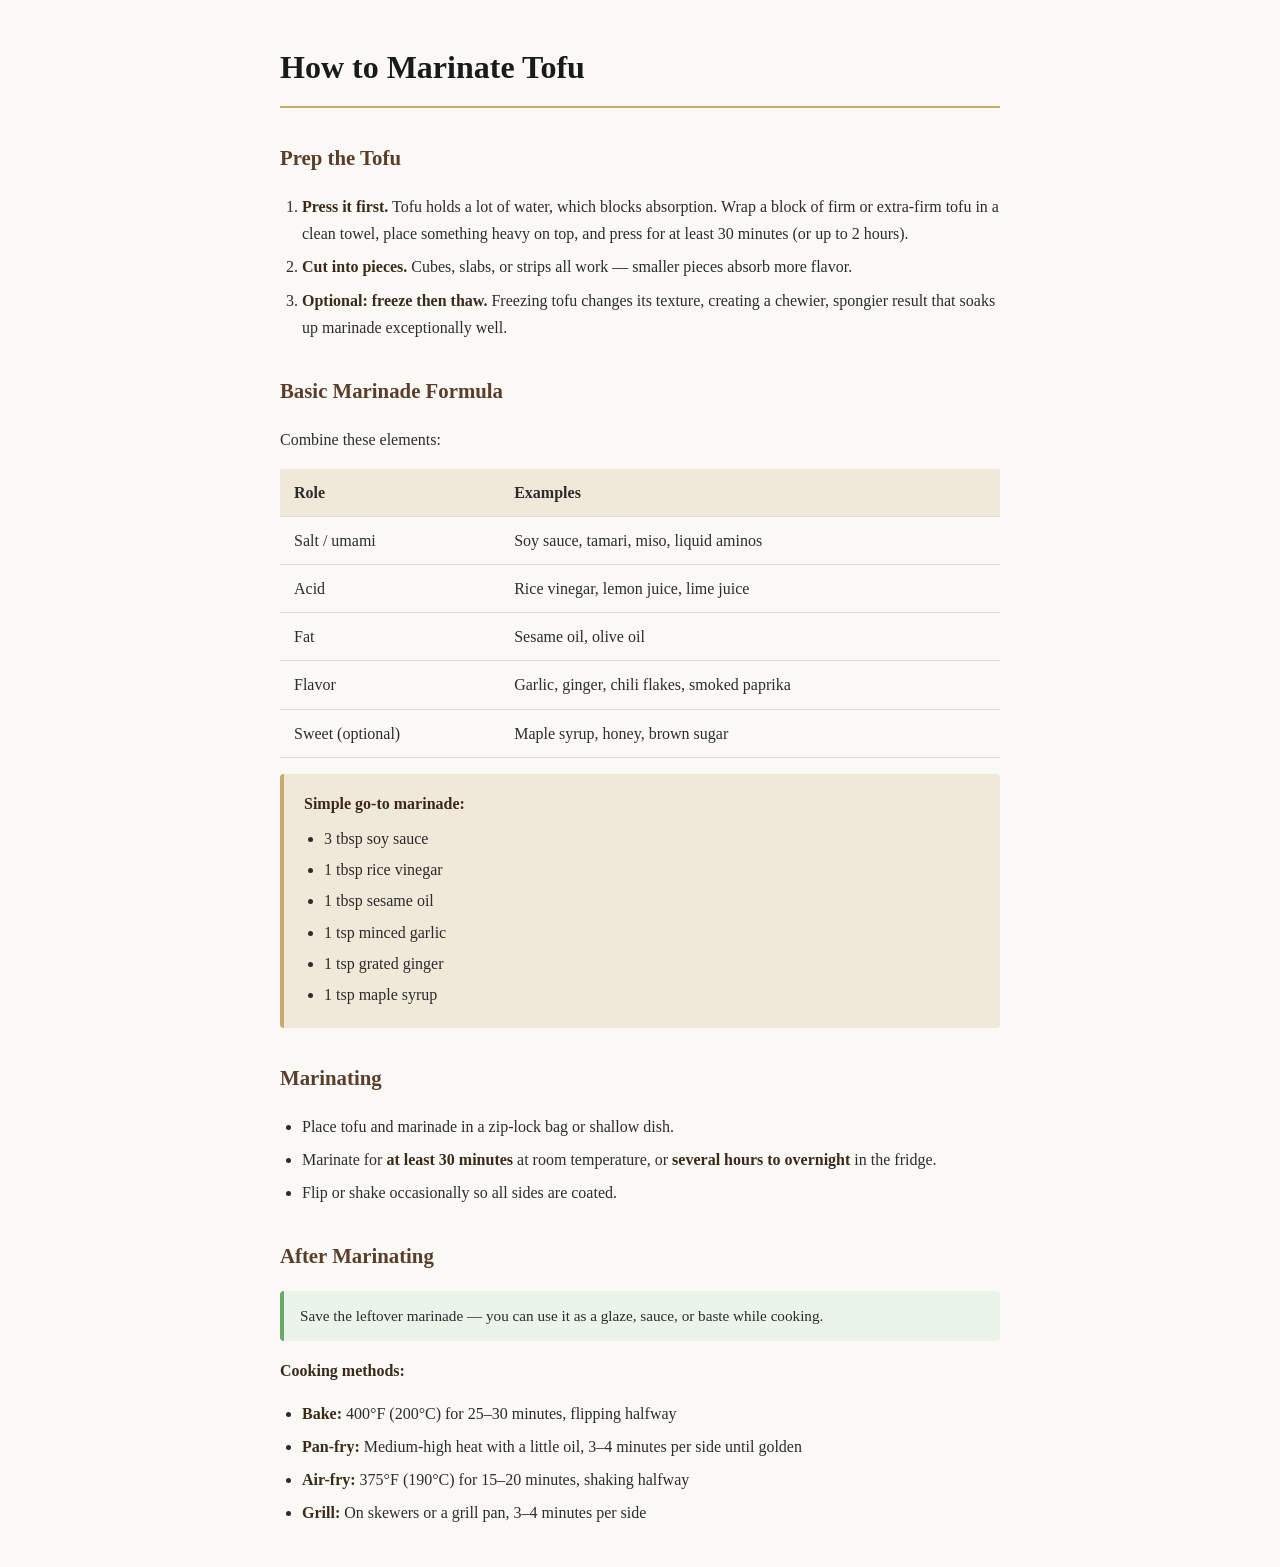
<file: index.html>
<!DOCTYPE html>
<html lang="en">
<head>
  <meta charset="UTF-8">
  <meta name="viewport" content="width=device-width, initial-scale=1.0">
  <title>How to Marinate Tofu</title>
  <style>
    body {
      font-family: Georgia, serif;
      max-width: 720px;
      margin: 40px auto;
      padding: 0 20px;
      color: #2c2c2c;
      background: #faf9f6;
      line-height: 1.7;
    }
    h1 {
      font-size: 2rem;
      border-bottom: 2px solid #c8a96e;
      padding-bottom: 12px;
      color: #1a1a1a;
    }
    h2 {
      font-size: 1.3rem;
      color: #5a3e2b;
      margin-top: 2rem;
    }
    table {
      width: 100%;
      border-collapse: collapse;
      margin: 1rem 0;
    }
    th, td {
      text-align: left;
      padding: 10px 14px;
      border-bottom: 1px solid #ddd;
    }
    th {
      background-color: #f0e8d8;
      font-weight: bold;
    }
    tr:hover {
      background-color: #faf3e8;
    }
    .recipe-box {
      background: #f0e8d8;
      border-left: 4px solid #c8a96e;
      padding: 16px 20px;
      border-radius: 4px;
      margin: 1rem 0;
    }
    .recipe-box ul {
      margin: 8px 0 0;
      padding-left: 20px;
    }
    .recipe-box li {
      margin: 4px 0;
    }
    ul, ol {
      padding-left: 22px;
    }
    li {
      margin: 6px 0;
    }
    strong {
      color: #3b2a1a;
    }
    .tip {
      background: #eaf4ea;
      border-left: 4px solid #6aaa64;
      padding: 12px 16px;
      border-radius: 4px;
      margin: 1rem 0;
      font-size: 0.95rem;
    }
  </style>
</head>
<body>

  <h1>How to Marinate Tofu</h1>

  <h2>Prep the Tofu</h2>
  <ol>
    <li><strong>Press it first.</strong> Tofu holds a lot of water, which blocks absorption. Wrap a block of firm or extra-firm tofu in a clean towel, place something heavy on top, and press for at least 30 minutes (or up to 2 hours).</li>
    <li><strong>Cut into pieces.</strong> Cubes, slabs, or strips all work — smaller pieces absorb more flavor.</li>
    <li><strong>Optional: freeze then thaw.</strong> Freezing tofu changes its texture, creating a chewier, spongier result that soaks up marinade exceptionally well.</li>
  </ol>

  <h2>Basic Marinade Formula</h2>
  <p>Combine these elements:</p>
  <table>
    <thead>
      <tr>
        <th>Role</th>
        <th>Examples</th>
      </tr>
    </thead>
    <tbody>
      <tr><td>Salt / umami</td><td>Soy sauce, tamari, miso, liquid aminos</td></tr>
      <tr><td>Acid</td><td>Rice vinegar, lemon juice, lime juice</td></tr>
      <tr><td>Fat</td><td>Sesame oil, olive oil</td></tr>
      <tr><td>Flavor</td><td>Garlic, ginger, chili flakes, smoked paprika</td></tr>
      <tr><td>Sweet (optional)</td><td>Maple syrup, honey, brown sugar</td></tr>
    </tbody>
  </table>

  <div class="recipe-box">
    <strong>Simple go-to marinade:</strong>
    <ul>
      <li>3 tbsp soy sauce</li>
      <li>1 tbsp rice vinegar</li>
      <li>1 tbsp sesame oil</li>
      <li>1 tsp minced garlic</li>
      <li>1 tsp grated ginger</li>
      <li>1 tsp maple syrup</li>
    </ul>
  </div>

  <h2>Marinating</h2>
  <ul>
    <li>Place tofu and marinade in a zip-lock bag or shallow dish.</li>
    <li>Marinate for <strong>at least 30 minutes</strong> at room temperature, or <strong>several hours to overnight</strong> in the fridge.</li>
    <li>Flip or shake occasionally so all sides are coated.</li>
  </ul>

  <h2>After Marinating</h2>
  <div class="tip">
    Save the leftover marinade — you can use it as a glaze, sauce, or baste while cooking.
  </div>
  <p><strong>Cooking methods:</strong></p>
  <ul>
    <li><strong>Bake:</strong> 400°F (200°C) for 25–30 minutes, flipping halfway</li>
    <li><strong>Pan-fry:</strong> Medium-high heat with a little oil, 3–4 minutes per side until golden</li>
    <li><strong>Air-fry:</strong> 375°F (190°C) for 15–20 minutes, shaking halfway</li>
    <li><strong>Grill:</strong> On skewers or a grill pan, 3–4 minutes per side</li>
  </ul>

</body>
</html>
</file>
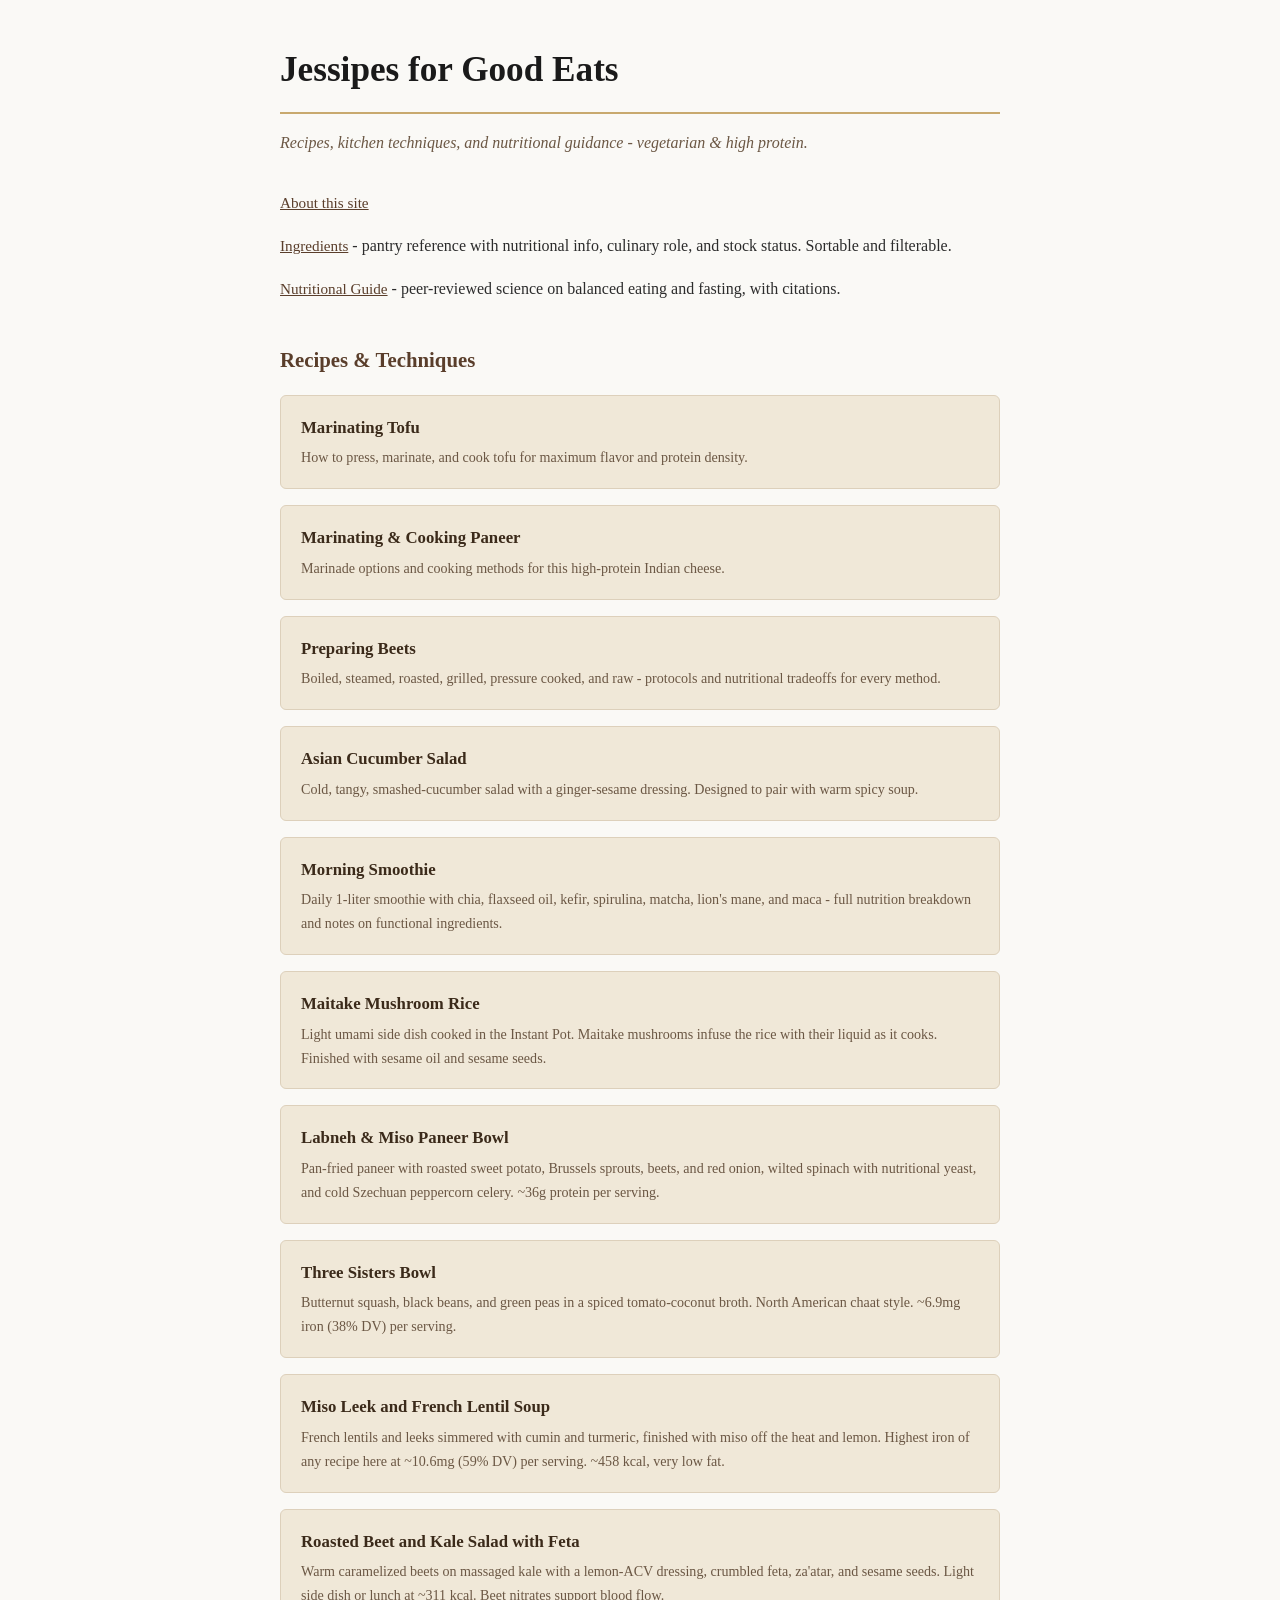
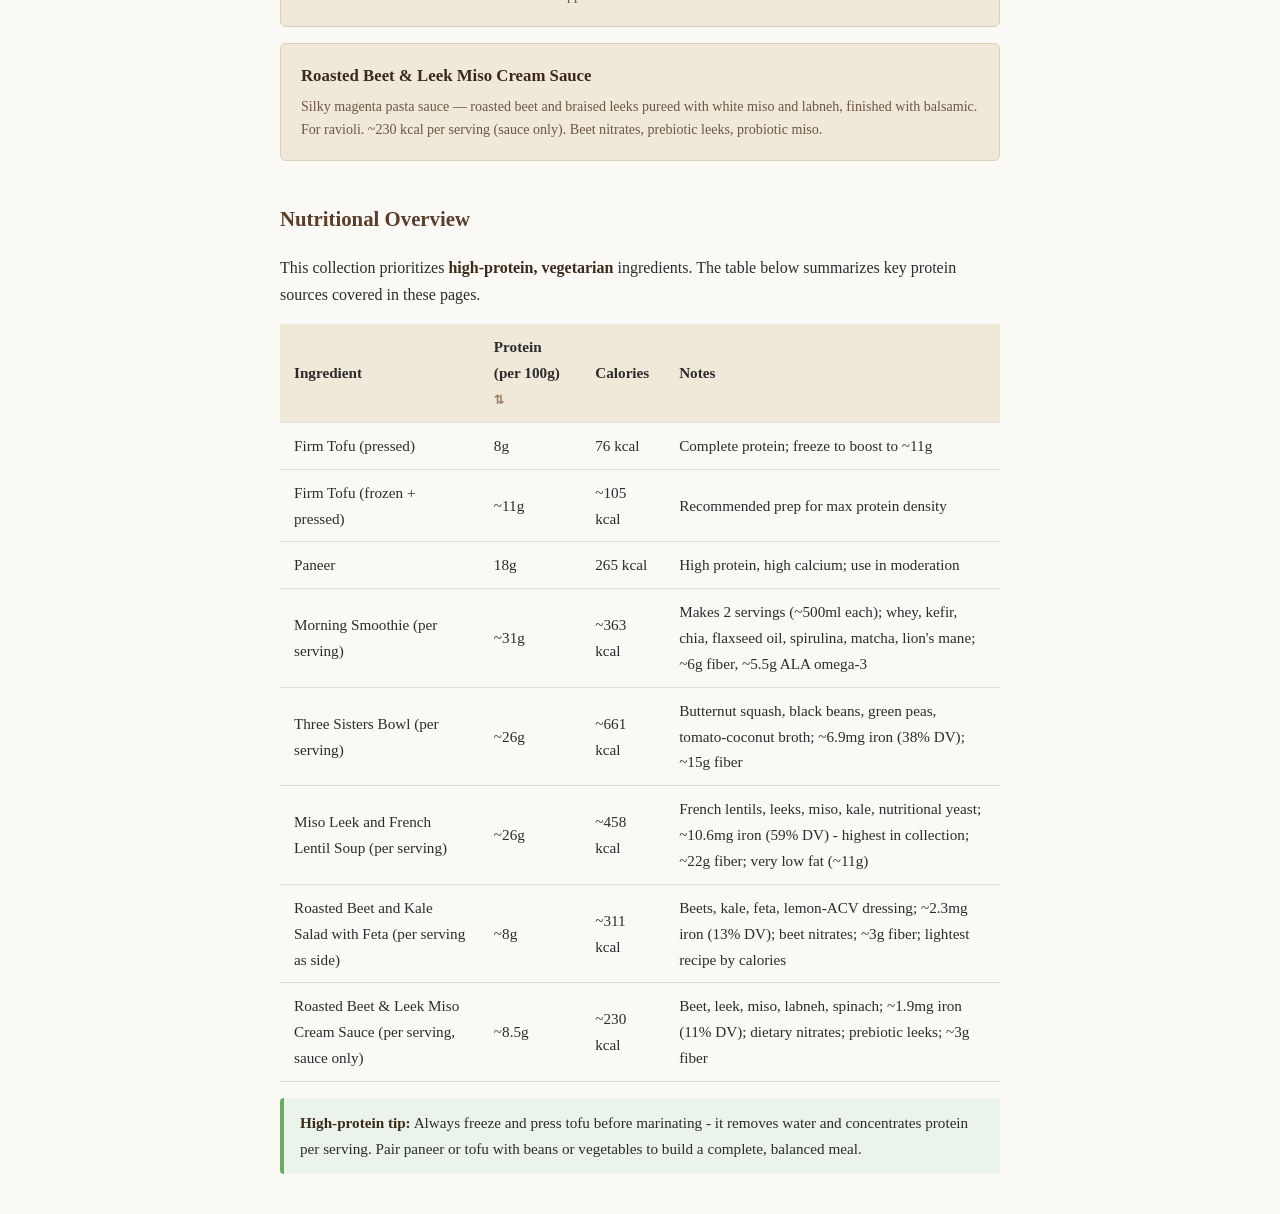
<file: docs/index.html>
<!DOCTYPE html>
<html lang="en">
<head>
  <meta charset="UTF-8">
  <meta name="viewport" content="width=device-width, initial-scale=1.0">
  <title>GoodEats</title>
  <link rel="stylesheet" href="style.css">
</head>
<body>

  <h1>Jessipes for Good Eats</h1>
  <p class="subtitle">Recipes, kitchen techniques, and nutritional guidance - vegetarian &amp; high protein.</p>

  <p><a href="about.html" style="color: #5a3e2b; font-size: 0.95rem;">About this site</a></p>
  <p><a href="ingredients.html" style="color: #5a3e2b; font-size: 0.95rem;">Ingredients</a> - pantry reference with nutritional info, culinary role, and stock status. Sortable and filterable.</p>
  <p><a href="nutritional-guide.html" style="color: #5a3e2b; font-size: 0.95rem;">Nutritional Guide</a> - peer-reviewed science on balanced eating and fasting, with citations.</p>

  <h2>Recipes &amp; Techniques</h2>
  <div class="card-grid">
    <a class="card" href="marinating-tofu.html">
      <div class="card-title">Marinating Tofu</div>
      <div class="card-desc">How to press, marinate, and cook tofu for maximum flavor and protein density.</div>
    </a>
    <a class="card" href="marinating-paneer.html">
      <div class="card-title">Marinating &amp; Cooking Paneer</div>
      <div class="card-desc">Marinade options and cooking methods for this high-protein Indian cheese.</div>
    </a>
    <a class="card" href="preparing-beets.html">
      <div class="card-title">Preparing Beets</div>
      <div class="card-desc">Boiled, steamed, roasted, grilled, pressure cooked, and raw - protocols and nutritional tradeoffs for every method.</div>
    </a>
    <a class="card" href="cucumber-salad.html">
      <div class="card-title">Asian Cucumber Salad</div>
      <div class="card-desc">Cold, tangy, smashed-cucumber salad with a ginger-sesame dressing. Designed to pair with warm spicy soup.</div>
    </a>
    <a class="card" href="morning-smoothie.html">
      <div class="card-title">Morning Smoothie</div>
      <div class="card-desc">Daily 1-liter smoothie with chia, flaxseed oil, kefir, spirulina, matcha, lion's mane, and maca - full nutrition breakdown and notes on functional ingredients.</div>
    </a>
    <a class="card" href="mushroom-rice.html">
      <div class="card-title">Maitake Mushroom Rice</div>
      <div class="card-desc">Light umami side dish cooked in the Instant Pot. Maitake mushrooms infuse the rice with their liquid as it cooks. Finished with sesame oil and sesame seeds.</div>
    </a>
    <a class="card" href="paneer-bowl.html">
      <div class="card-title">Labneh &amp; Miso Paneer Bowl</div>
      <div class="card-desc">Pan-fried paneer with roasted sweet potato, Brussels sprouts, beets, and red onion, wilted spinach with nutritional yeast, and cold Szechuan peppercorn celery. ~36g protein per serving.</div>
    </a>
    <a class="card" href="three-sisters.html">
      <div class="card-title">Three Sisters Bowl</div>
      <div class="card-desc">Butternut squash, black beans, and green peas in a spiced tomato-coconut broth. North American chaat style. ~6.9mg iron (38% DV) per serving.</div>
    </a>
    <a class="card" href="french-lentil-soup.html">
      <div class="card-title">Miso Leek and French Lentil Soup</div>
      <div class="card-desc">French lentils and leeks simmered with cumin and turmeric, finished with miso off the heat and lemon. Highest iron of any recipe here at ~10.6mg (59% DV) per serving. ~458 kcal, very low fat.</div>
    </a>
    <a class="card" href="beet-kale-salad.html">
      <div class="card-title">Roasted Beet and Kale Salad with Feta</div>
      <div class="card-desc">Warm caramelized beets on massaged kale with a lemon-ACV dressing, crumbled feta, za'atar, and sesame seeds. Light side dish or lunch at ~311 kcal. Beet nitrates support blood flow.</div>
    </a>
    <a class="card" href="beet-leek-miso-sauce.html">
      <div class="card-title">Roasted Beet &amp; Leek Miso Cream Sauce</div>
      <div class="card-desc">Silky magenta pasta sauce — roasted beet and braised leeks pureed with white miso and labneh, finished with balsamic. For ravioli. ~230 kcal per serving (sauce only). Beet nitrates, prebiotic leeks, probiotic miso.</div>
    </a>
  </div>

  <h2>Nutritional Overview</h2>
  <p>This collection prioritizes <strong>high-protein, vegetarian</strong> ingredients. The table below summarizes key protein sources covered in these pages.</p>

  <table>
    <thead>
      <tr>
        <th>Ingredient</th>
        <th class="sortable" id="protein-header">Protein (per 100g)</th>
        <th>Calories</th>
        <th>Notes</th>
      </tr>
    </thead>
    <tbody>
      <tr>
        <td>Firm Tofu (pressed)</td>
        <td>8g</td>
        <td>76 kcal</td>
        <td>Complete protein; freeze to boost to ~11g</td>
      </tr>
      <tr>
        <td>Firm Tofu (frozen + pressed)</td>
        <td>~11g</td>
        <td>~105 kcal</td>
        <td>Recommended prep for max protein density</td>
      </tr>
      <tr>
        <td>Paneer</td>
        <td>18g</td>
        <td>265 kcal</td>
        <td>High protein, high calcium; use in moderation</td>
      </tr>
      <tr>
        <td>Morning Smoothie (per serving)</td>
        <td>~31g</td>
        <td>~363 kcal</td>
        <td>Makes 2 servings (~500ml each); whey, kefir, chia, flaxseed oil, spirulina, matcha, lion's mane; ~6g fiber, ~5.5g ALA omega-3</td>
      </tr>
      <tr>
        <td>Three Sisters Bowl (per serving)</td>
        <td>~26g</td>
        <td>~661 kcal</td>
        <td>Butternut squash, black beans, green peas, tomato-coconut broth; ~6.9mg iron (38% DV); ~15g fiber</td>
      </tr>
      <tr>
        <td>Miso Leek and French Lentil Soup (per serving)</td>
        <td>~26g</td>
        <td>~458 kcal</td>
        <td>French lentils, leeks, miso, kale, nutritional yeast; ~10.6mg iron (59% DV) - highest in collection; ~22g fiber; very low fat (~11g)</td>
      </tr>
      <tr>
        <td>Roasted Beet and Kale Salad with Feta (per serving as side)</td>
        <td>~8g</td>
        <td>~311 kcal</td>
        <td>Beets, kale, feta, lemon-ACV dressing; ~2.3mg iron (13% DV); beet nitrates; ~3g fiber; lightest recipe by calories</td>
      </tr>
      <tr>
        <td>Roasted Beet &amp; Leek Miso Cream Sauce (per serving, sauce only)</td>
        <td>~8.5g</td>
        <td>~230 kcal</td>
        <td>Beet, leek, miso, labneh, spinach; ~1.9mg iron (11% DV); dietary nitrates; prebiotic leeks; ~3g fiber</td>
      </tr>
    </tbody>
  </table>

  <div class="tip">
    <strong>High-protein tip:</strong> Always freeze and press tofu before marinating - it removes water and concentrates protein per serving. Pair paneer or tofu with beans or vegetables to build a complete, balanced meal.
  </div>

  <script>
    const header = document.getElementById('protein-header');
    let ascending = null;
    header.addEventListener('click', () => {
      ascending = ascending === true ? false : true;
      header.className = 'sortable ' + (ascending ? 'sort-asc' : 'sort-desc');
      const tbody = document.querySelector('table tbody');
      const rows = Array.from(tbody.querySelectorAll('tr'));
      rows.sort((a, b) => {
        const val = r => parseFloat(r.cells[1].textContent.replace(/[^\d.]/g, ''));
        return ascending ? val(a) - val(b) : val(b) - val(a);
      });
      rows.forEach(r => tbody.appendChild(r));
    });
  </script>
</body>
</html>
</file>
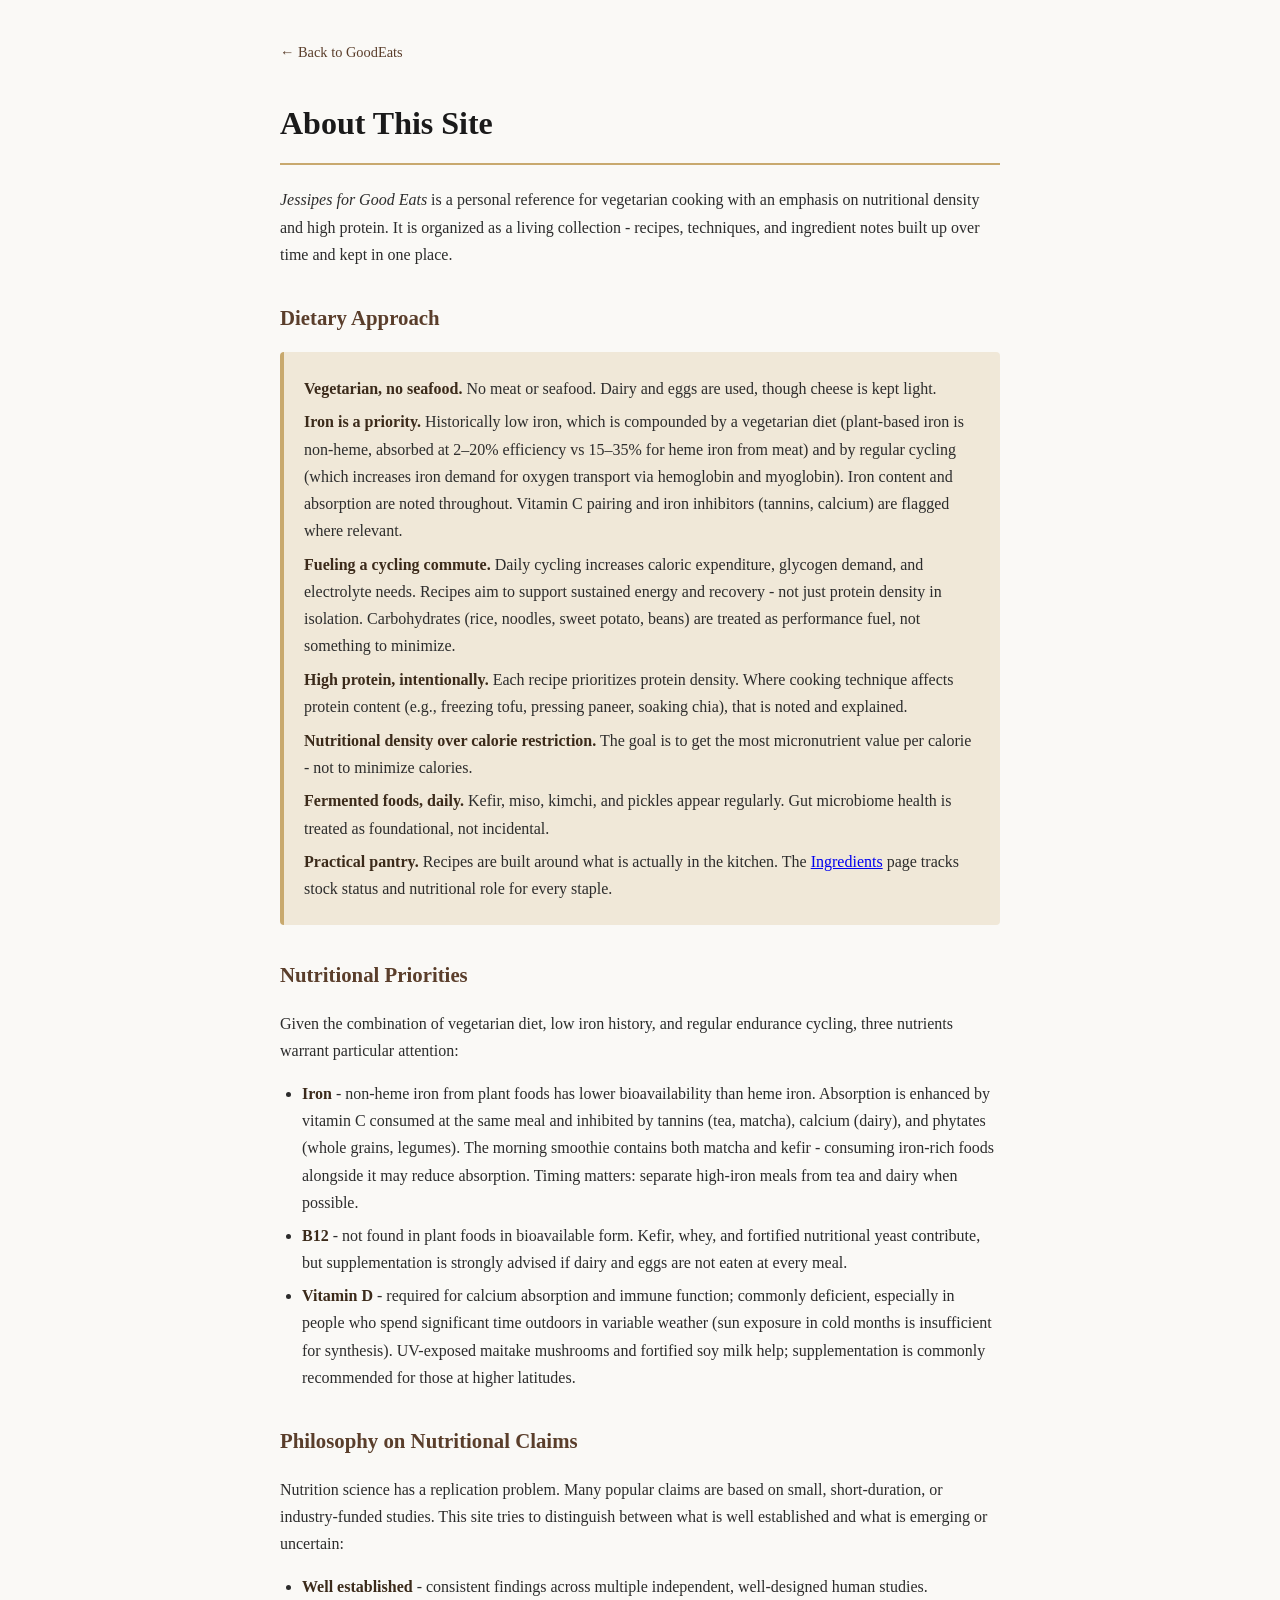
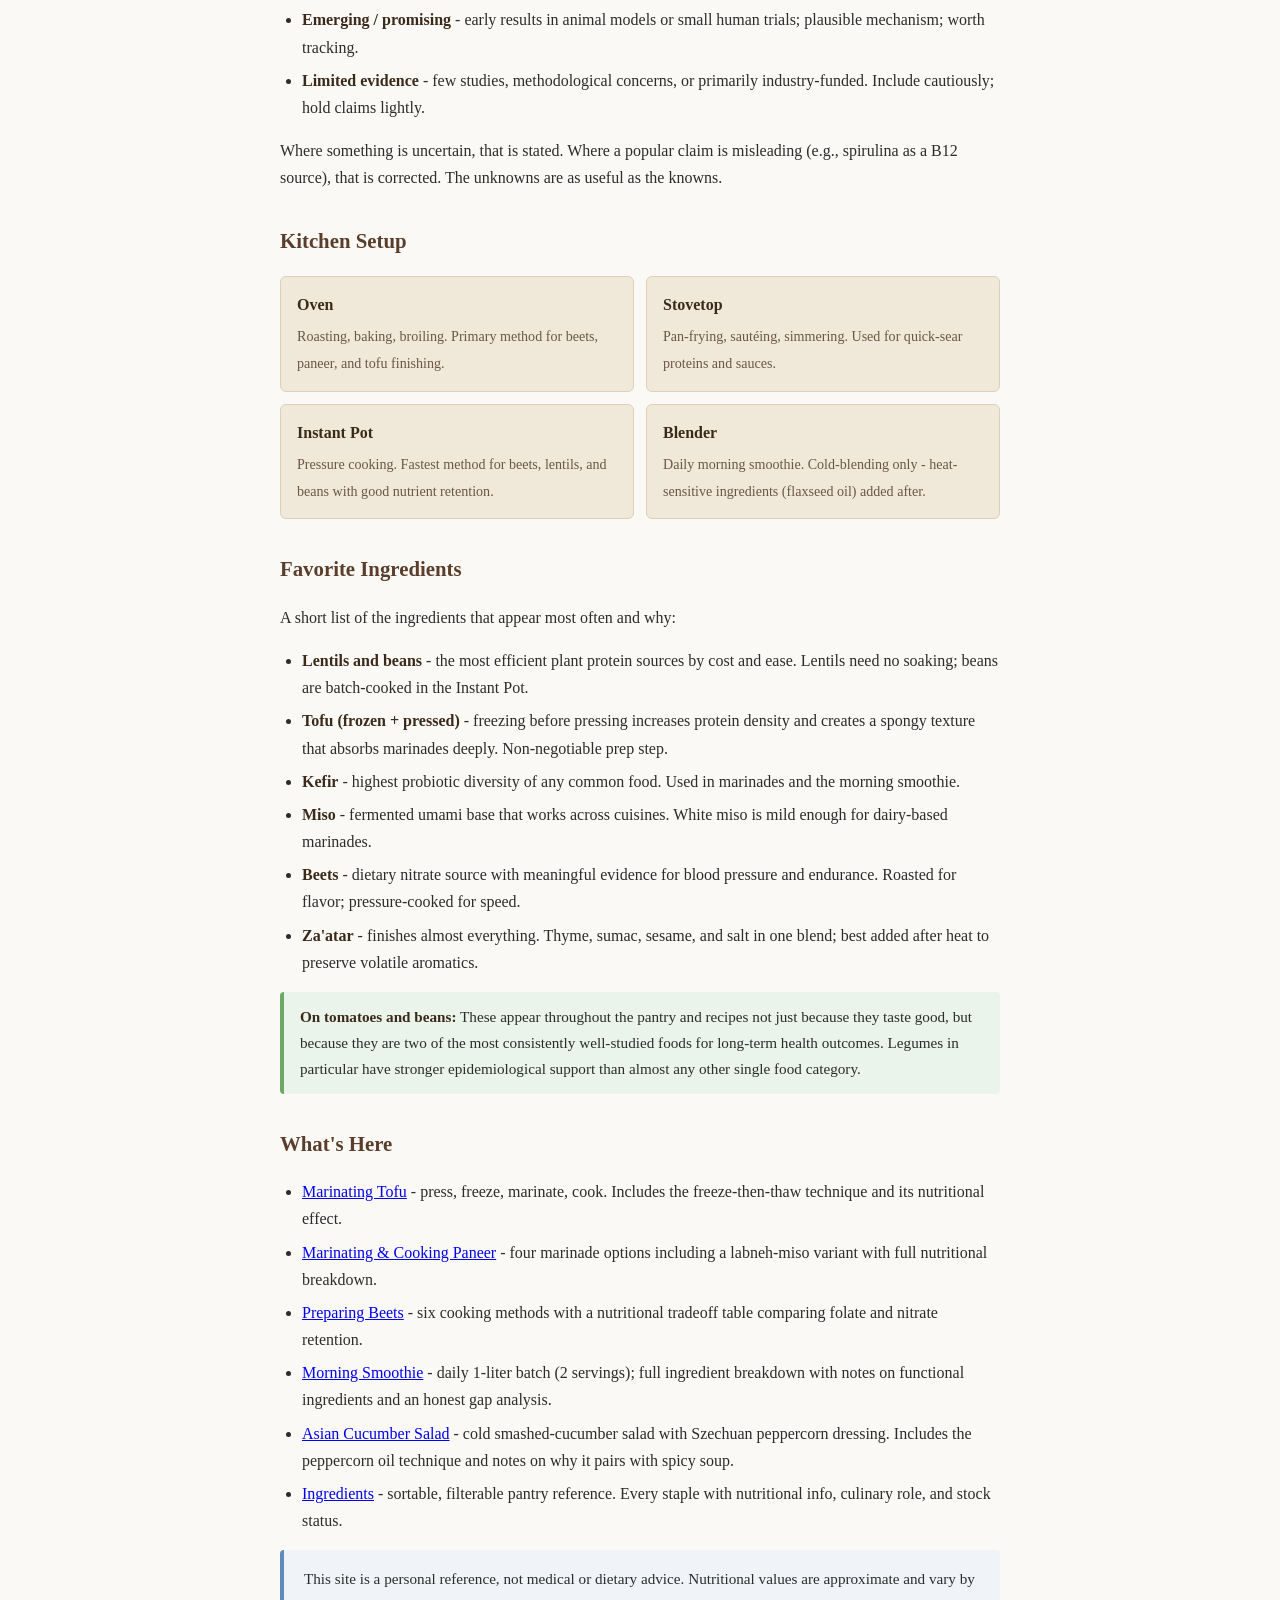
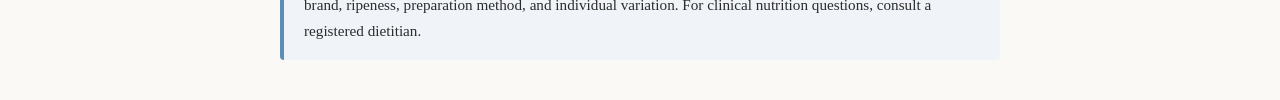
<file: docs/about.html>
<!DOCTYPE html>
<html lang="en">
<head>
  <meta charset="UTF-8">
  <meta name="viewport" content="width=device-width, initial-scale=1.0">
  <title>About - GoodEats</title>
  <style>
    body {
      font-family: Georgia, serif;
      max-width: 720px;
      margin: 40px auto;
      padding: 0 20px;
      color: #2c2c2c;
      background: #faf9f6;
      line-height: 1.7;
    }
    nav { margin-bottom: 2rem; font-size: 0.9rem; }
    nav a { color: #5a3e2b; text-decoration: none; }
    nav a:hover { text-decoration: underline; }
    h1 {
      font-size: 2rem;
      border-bottom: 2px solid #c8a96e;
      padding-bottom: 12px;
      color: #1a1a1a;
    }
    h2 {
      font-size: 1.3rem;
      color: #5a3e2b;
      margin-top: 2rem;
    }
    ul, ol { padding-left: 22px; }
    li { margin: 6px 0; }
    strong { color: #3b2a1a; }
    .principle-box {
      background: #f0e8d8;
      border-left: 4px solid #c8a96e;
      padding: 16px 20px;
      border-radius: 4px;
      margin: 1rem 0;
    }
    .principle-box p { margin: 0.4rem 0; }
    .tip {
      background: #eaf4ea;
      border-left: 4px solid #6aaa64;
      padding: 12px 16px;
      border-radius: 4px;
      margin: 1rem 0;
      font-size: 0.95rem;
    }
    .nutrition-box {
      background: #f0f4f8;
      border-left: 4px solid #5b8db8;
      padding: 16px 20px;
      border-radius: 4px;
      margin: 1rem 0;
      font-size: 0.95rem;
    }
    .equipment-grid {
      display: grid;
      grid-template-columns: 1fr 1fr;
      gap: 12px;
      margin: 1rem 0;
    }
    .equipment-item {
      background: #f0e8d8;
      border: 1px solid #ddd0bb;
      border-radius: 6px;
      padding: 14px 16px;
    }
    .equipment-item strong { display: block; margin-bottom: 4px; font-size: 1rem; }
    .equipment-item span { font-size: 0.88rem; color: #6b5744; }
  </style>
</head>
<body>

  <nav><a href="index.html">← Back to GoodEats</a></nav>

  <h1>About This Site</h1>
  <p><em>Jessipes for Good Eats</em> is a personal reference for vegetarian cooking with an emphasis on nutritional density and high protein. It is organized as a living collection - recipes, techniques, and ingredient notes built up over time and kept in one place.</p>

  <h2>Dietary Approach</h2>
  <div class="principle-box">
    <p><strong>Vegetarian, no seafood.</strong> No meat or seafood. Dairy and eggs are used, though cheese is kept light.</p>
    <p><strong>Iron is a priority.</strong> Historically low iron, which is compounded by a vegetarian diet (plant-based iron is non-heme, absorbed at 2–20% efficiency vs 15–35% for heme iron from meat) and by regular cycling (which increases iron demand for oxygen transport via hemoglobin and myoglobin). Iron content and absorption are noted throughout. Vitamin C pairing and iron inhibitors (tannins, calcium) are flagged where relevant.</p>
    <p><strong>Fueling a cycling commute.</strong> Daily cycling increases caloric expenditure, glycogen demand, and electrolyte needs. Recipes aim to support sustained energy and recovery - not just protein density in isolation. Carbohydrates (rice, noodles, sweet potato, beans) are treated as performance fuel, not something to minimize.</p>
    <p><strong>High protein, intentionally.</strong> Each recipe prioritizes protein density. Where cooking technique affects protein content (e.g., freezing tofu, pressing paneer, soaking chia), that is noted and explained.</p>
    <p><strong>Nutritional density over calorie restriction.</strong> The goal is to get the most micronutrient value per calorie - not to minimize calories.</p>
    <p><strong>Fermented foods, daily.</strong> Kefir, miso, kimchi, and pickles appear regularly. Gut microbiome health is treated as foundational, not incidental.</p>
    <p><strong>Practical pantry.</strong> Recipes are built around what is actually in the kitchen. The <a href="ingredients.html">Ingredients</a> page tracks stock status and nutritional role for every staple.</p>
  </div>

  <h2>Nutritional Priorities</h2>
  <p>Given the combination of vegetarian diet, low iron history, and regular endurance cycling, three nutrients warrant particular attention:</p>
  <ul>
    <li><strong>Iron</strong> - non-heme iron from plant foods has lower bioavailability than heme iron. Absorption is enhanced by vitamin C consumed at the same meal and inhibited by tannins (tea, matcha), calcium (dairy), and phytates (whole grains, legumes). The morning smoothie contains both matcha and kefir - consuming iron-rich foods alongside it may reduce absorption. Timing matters: separate high-iron meals from tea and dairy when possible.</li>
    <li><strong>B12</strong> - not found in plant foods in bioavailable form. Kefir, whey, and fortified nutritional yeast contribute, but supplementation is strongly advised if dairy and eggs are not eaten at every meal.</li>
    <li><strong>Vitamin D</strong> - required for calcium absorption and immune function; commonly deficient, especially in people who spend significant time outdoors in variable weather (sun exposure in cold months is insufficient for synthesis). UV-exposed maitake mushrooms and fortified soy milk help; supplementation is commonly recommended for those at higher latitudes.</li>
  </ul>

  <h2>Philosophy on Nutritional Claims</h2>
  <p>Nutrition science has a replication problem. Many popular claims are based on small, short-duration, or industry-funded studies. This site tries to distinguish between what is well established and what is emerging or uncertain:</p>
  <ul>
    <li><strong>Well established</strong> - consistent findings across multiple independent, well-designed human studies.</li>
    <li><strong>Emerging / promising</strong> - early results in animal models or small human trials; plausible mechanism; worth tracking.</li>
    <li><strong>Limited evidence</strong> - few studies, methodological concerns, or primarily industry-funded. Include cautiously; hold claims lightly.</li>
  </ul>
  <p>Where something is uncertain, that is stated. Where a popular claim is misleading (e.g., spirulina as a B12 source), that is corrected. The unknowns are as useful as the knowns.</p>

  <h2>Kitchen Setup</h2>
  <div class="equipment-grid">
    <div class="equipment-item">
      <strong>Oven</strong>
      <span>Roasting, baking, broiling. Primary method for beets, paneer, and tofu finishing.</span>
    </div>
    <div class="equipment-item">
      <strong>Stovetop</strong>
      <span>Pan-frying, sautéing, simmering. Used for quick-sear proteins and sauces.</span>
    </div>
    <div class="equipment-item">
      <strong>Instant Pot</strong>
      <span>Pressure cooking. Fastest method for beets, lentils, and beans with good nutrient retention.</span>
    </div>
    <div class="equipment-item">
      <strong>Blender</strong>
      <span>Daily morning smoothie. Cold-blending only - heat-sensitive ingredients (flaxseed oil) added after.</span>
    </div>
  </div>

  <h2>Favorite Ingredients</h2>
  <p>A short list of the ingredients that appear most often and why:</p>
  <ul>
    <li><strong>Lentils and beans</strong> - the most efficient plant protein sources by cost and ease. Lentils need no soaking; beans are batch-cooked in the Instant Pot.</li>
    <li><strong>Tofu (frozen + pressed)</strong> - freezing before pressing increases protein density and creates a spongy texture that absorbs marinades deeply. Non-negotiable prep step.</li>
    <li><strong>Kefir</strong> - highest probiotic diversity of any common food. Used in marinades and the morning smoothie.</li>
    <li><strong>Miso</strong> - fermented umami base that works across cuisines. White miso is mild enough for dairy-based marinades.</li>
    <li><strong>Beets</strong> - dietary nitrate source with meaningful evidence for blood pressure and endurance. Roasted for flavor; pressure-cooked for speed.</li>
    <li><strong>Za'atar</strong> - finishes almost everything. Thyme, sumac, sesame, and salt in one blend; best added after heat to preserve volatile aromatics.</li>
  </ul>

  <div class="tip">
    <strong>On tomatoes and beans:</strong> These appear throughout the pantry and recipes not just because they taste good, but because they are two of the most consistently well-studied foods for long-term health outcomes. Legumes in particular have stronger epidemiological support than almost any other single food category.
  </div>

  <h2>What's Here</h2>
  <ul>
    <li><a href="marinating-tofu.html">Marinating Tofu</a> - press, freeze, marinate, cook. Includes the freeze-then-thaw technique and its nutritional effect.</li>
    <li><a href="marinating-paneer.html">Marinating &amp; Cooking Paneer</a> - four marinade options including a labneh-miso variant with full nutritional breakdown.</li>
    <li><a href="preparing-beets.html">Preparing Beets</a> - six cooking methods with a nutritional tradeoff table comparing folate and nitrate retention.</li>
    <li><a href="morning-smoothie.html">Morning Smoothie</a> - daily 1-liter batch (2 servings); full ingredient breakdown with notes on functional ingredients and an honest gap analysis.</li>
    <li><a href="cucumber-salad.html">Asian Cucumber Salad</a> - cold smashed-cucumber salad with Szechuan peppercorn dressing. Includes the peppercorn oil technique and notes on why it pairs with spicy soup.</li>
    <li><a href="ingredients.html">Ingredients</a> - sortable, filterable pantry reference. Every staple with nutritional info, culinary role, and stock status.</li>
  </ul>

  <div class="nutrition-box">
    This site is a personal reference, not medical or dietary advice. Nutritional values are approximate and vary by brand, ripeness, preparation method, and individual variation. For clinical nutrition questions, consult a registered dietitian.
  </div>

</body>
</html>
</file>
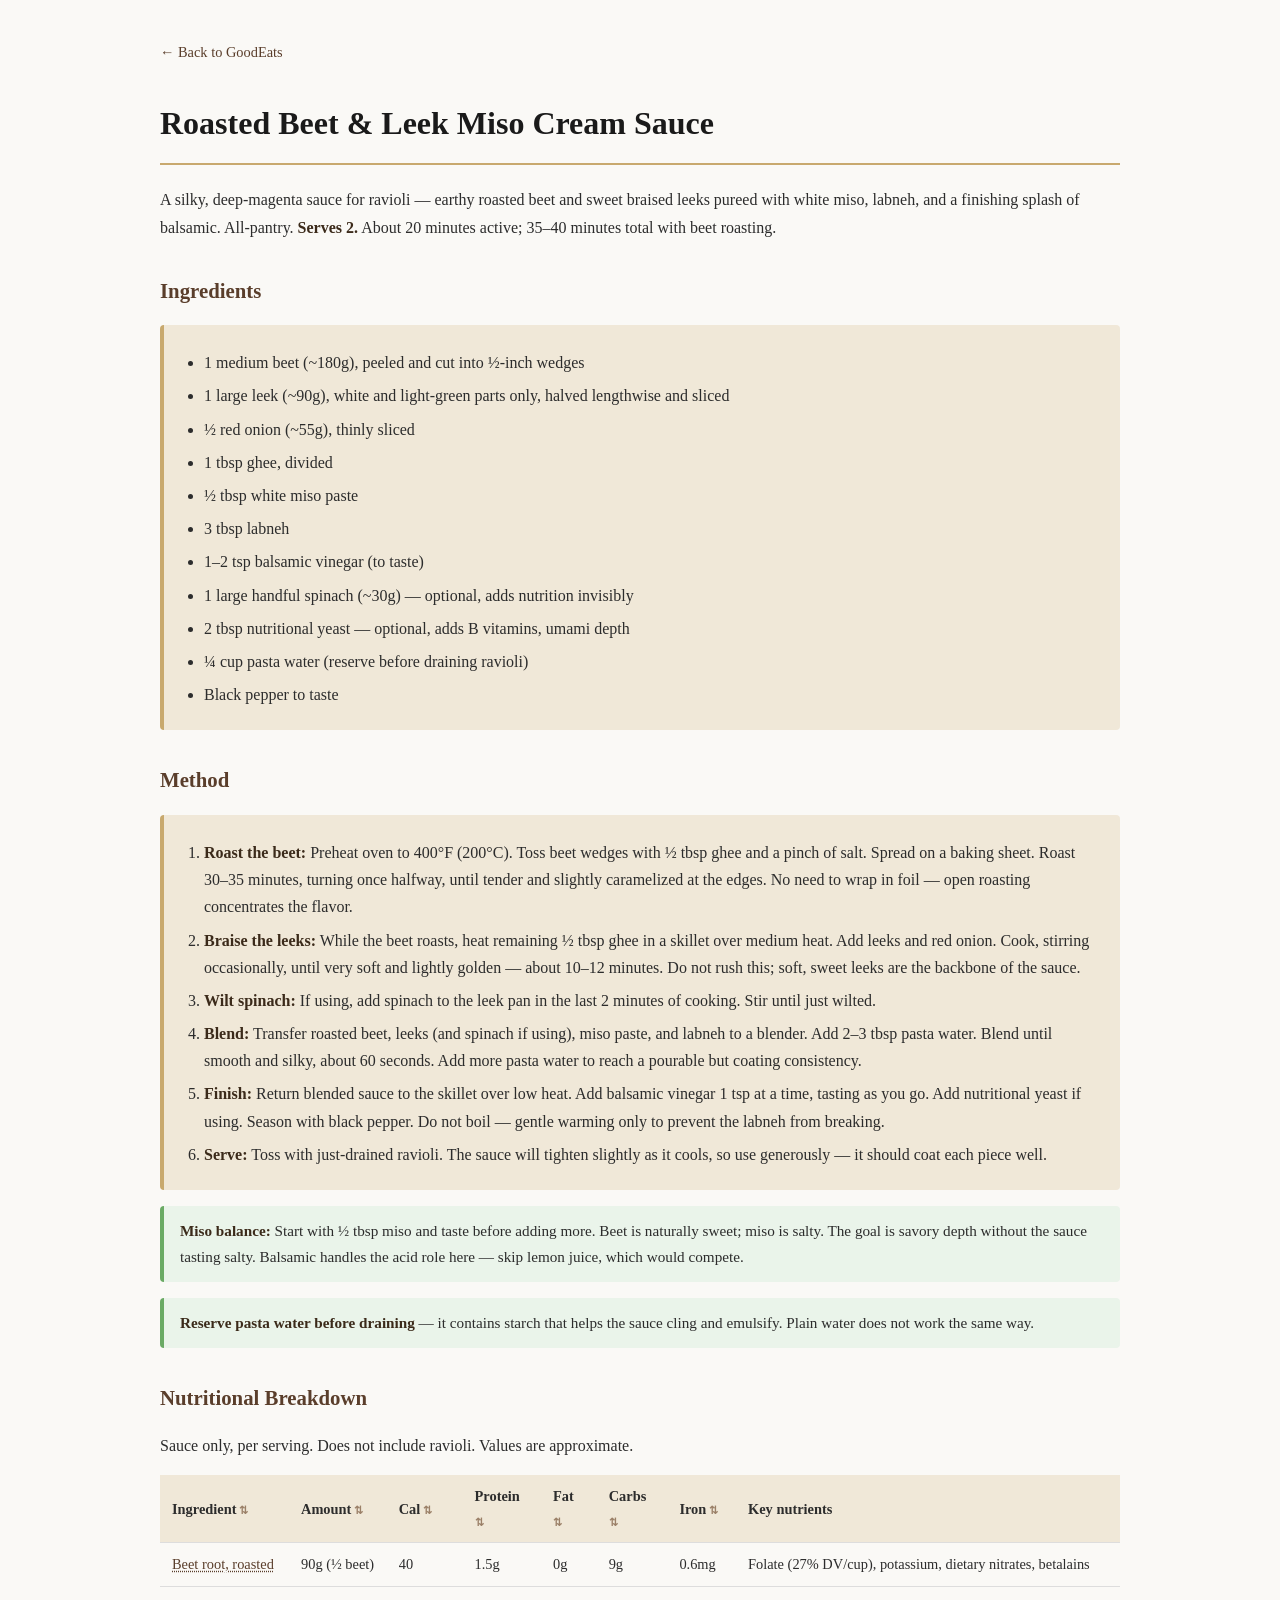
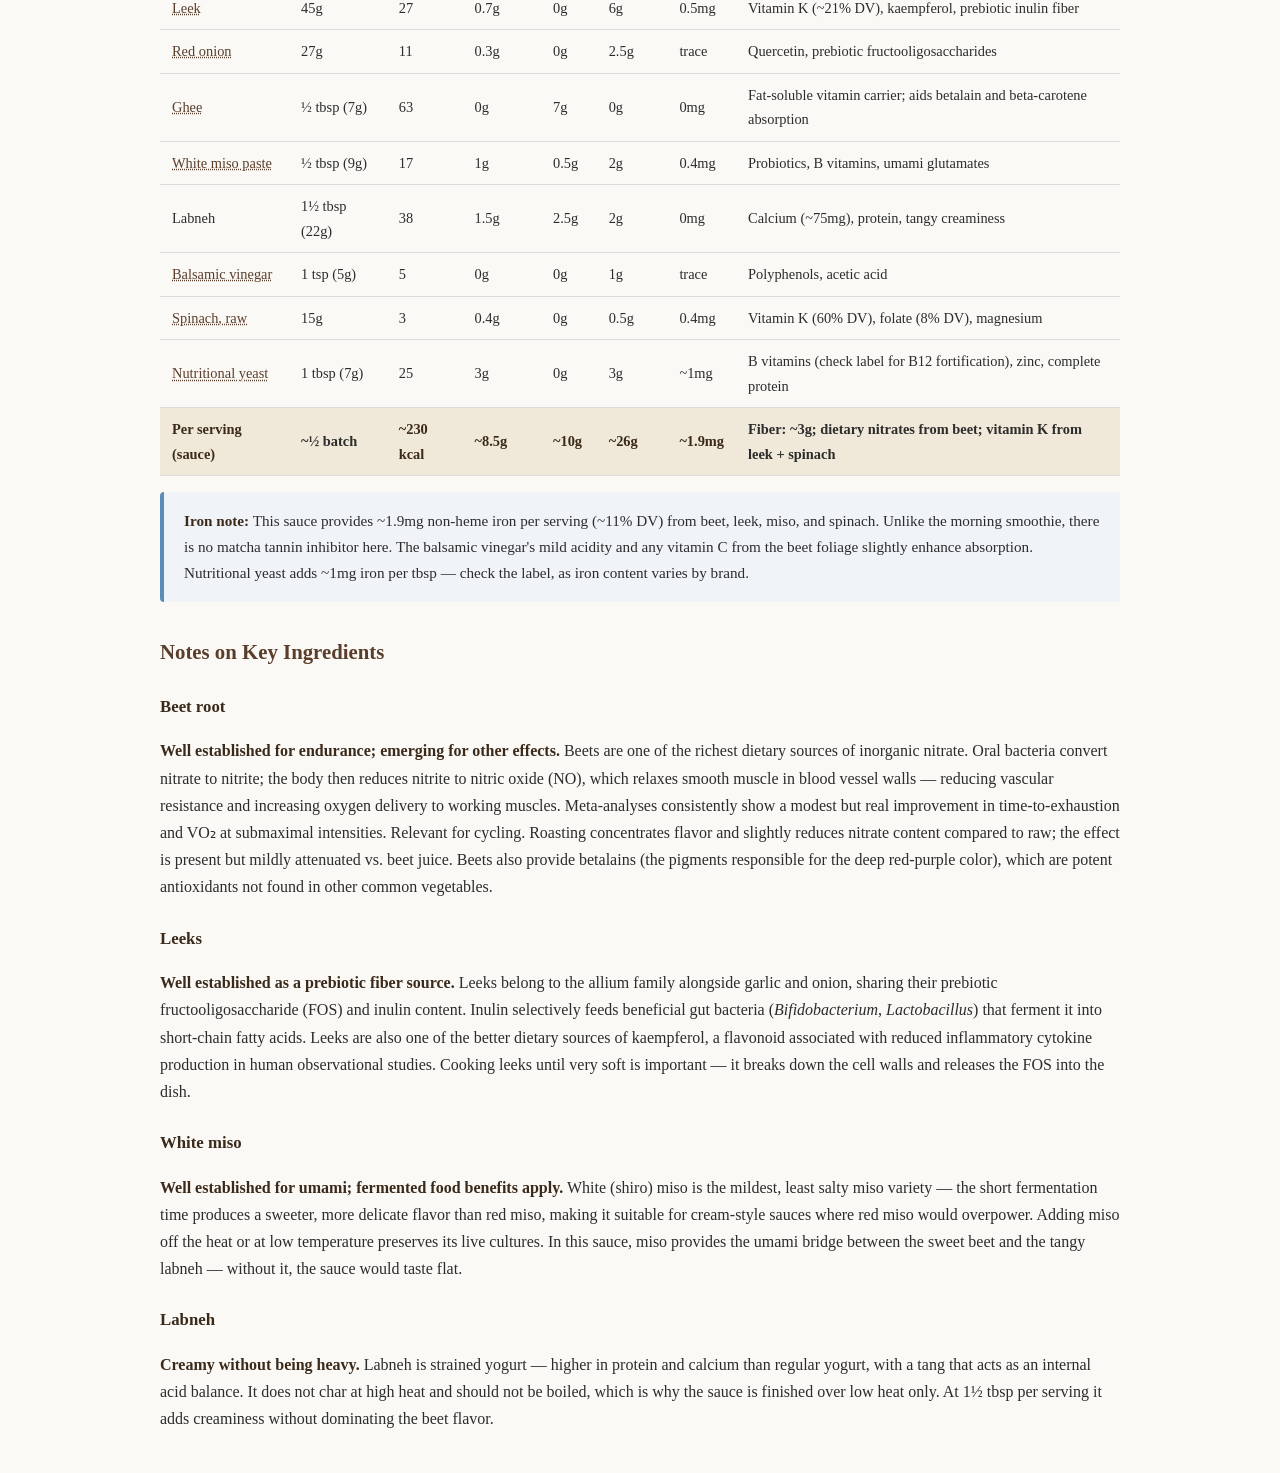
<file: docs/beet-leek-miso-sauce.html>
<!DOCTYPE html>
<html lang="en">
<head>
  <meta charset="UTF-8">
  <meta name="viewport" content="width=device-width, initial-scale=1.0">
  <title>Roasted Beet &amp; Leek Miso Cream Sauce - GoodEats</title>
  <style>
    body {
      font-family: Georgia, serif;
      max-width: 960px;
      margin: 40px auto;
      padding: 0 20px;
      color: #2c2c2c;
      background: #faf9f6;
      line-height: 1.7;
    }
    nav { margin-bottom: 2rem; font-size: 0.9rem; }
    nav a { color: #5a3e2b; text-decoration: none; }
    nav a:hover { text-decoration: underline; }
    h1 {
      font-size: 2rem;
      border-bottom: 2px solid #c8a96e;
      padding-bottom: 12px;
      color: #1a1a1a;
    }
    h2 {
      font-size: 1.3rem;
      color: #5a3e2b;
      margin-top: 2rem;
    }
    h3 {
      font-size: 1.05rem;
      color: #3b2a1a;
      margin-top: 1.5rem;
      margin-bottom: 0.3rem;
    }
    table {
      width: 100%;
      border-collapse: collapse;
      margin: 1rem 0;
      font-size: 0.9rem;
    }
    th, td {
      text-align: left;
      padding: 9px 12px;
      border-bottom: 1px solid #ddd;
    }
    th {
      background-color: #f0e8d8;
      font-weight: bold;
    }
    tr:hover { background-color: #faf3e8; }
    .recipe-box {
      background: #f0e8d8;
      border-left: 4px solid #c8a96e;
      padding: 16px 20px;
      border-radius: 4px;
      margin: 1rem 0;
    }
    .recipe-box ol, .recipe-box ul { margin: 8px 0 0; padding-left: 20px; }
    .recipe-box li { margin: 6px 0; }
    ul, ol { padding-left: 22px; }
    li { margin: 6px 0; }
    strong { color: #3b2a1a; }
    th.sortable { cursor: pointer; user-select: none; }
    th.sortable:hover { background-color: #e8dcc8; }
    th.sortable::after { content: ' ⇅'; font-size: 0.75em; color: #9b8068; }
    th.sort-asc::after { content: ' ↑'; color: #5a3e2b; }
    th.sort-desc::after { content: ' ↓'; color: #5a3e2b; }
    .tip {
      background: #eaf4ea;
      border-left: 4px solid #6aaa64;
      padding: 12px 16px;
      border-radius: 4px;
      margin: 1rem 0;
      font-size: 0.95rem;
    }
    .nutrition-box {
      background: #f0f4f8;
      border-left: 4px solid #5b8db8;
      padding: 16px 20px;
      border-radius: 4px;
      margin: 1rem 0;
      font-size: 0.95rem;
    }
    .warning-box {
      background: #fdf6ec;
      border-left: 4px solid #e0a840;
      padding: 12px 16px;
      border-radius: 4px;
      margin: 1rem 0;
      font-size: 0.95rem;
    }
    tfoot td { font-weight: bold; background: #f0e8d8; }
    .note { font-size: 0.85rem; color: #6b5744; margin-top: 0.5rem; }
    td a { color: #5a3e2b; text-decoration: underline dotted; }
    td a:hover { text-decoration: underline; }
  </style>
</head>
<body>

  <nav><a href="index.html">← Back to GoodEats</a></nav>

  <h1>Roasted Beet &amp; Leek Miso Cream Sauce</h1>
  <p>A silky, deep-magenta sauce for ravioli — earthy roasted beet and sweet braised leeks pureed with white miso, labneh, and a finishing splash of balsamic. All-pantry. <strong>Serves 2.</strong> About 20 minutes active; 35–40 minutes total with beet roasting.</p>

  <h2>Ingredients</h2>
  <div class="recipe-box">
    <ul>
      <li>1 medium beet (~180g), peeled and cut into ½-inch wedges</li>
      <li>1 large leek (~90g), white and light-green parts only, halved lengthwise and sliced</li>
      <li>½ red onion (~55g), thinly sliced</li>
      <li>1 tbsp ghee, divided</li>
      <li>½ tbsp white miso paste</li>
      <li>3 tbsp labneh</li>
      <li>1–2 tsp balsamic vinegar (to taste)</li>
      <li>1 large handful spinach (~30g) — optional, adds nutrition invisibly</li>
      <li>2 tbsp nutritional yeast — optional, adds B vitamins, umami depth</li>
      <li>¼ cup pasta water (reserve before draining ravioli)</li>
      <li>Black pepper to taste</li>
    </ul>
  </div>

  <h2>Method</h2>
  <div class="recipe-box">
    <ol>
      <li><strong>Roast the beet:</strong> Preheat oven to 400°F (200°C). Toss beet wedges with ½ tbsp ghee and a pinch of salt. Spread on a baking sheet. Roast 30–35 minutes, turning once halfway, until tender and slightly caramelized at the edges. No need to wrap in foil — open roasting concentrates the flavor.</li>
      <li><strong>Braise the leeks:</strong> While the beet roasts, heat remaining ½ tbsp ghee in a skillet over medium heat. Add leeks and red onion. Cook, stirring occasionally, until very soft and lightly golden — about 10–12 minutes. Do not rush this; soft, sweet leeks are the backbone of the sauce.</li>
      <li><strong>Wilt spinach:</strong> If using, add spinach to the leek pan in the last 2 minutes of cooking. Stir until just wilted.</li>
      <li><strong>Blend:</strong> Transfer roasted beet, leeks (and spinach if using), miso paste, and labneh to a blender. Add 2–3 tbsp pasta water. Blend until smooth and silky, about 60 seconds. Add more pasta water to reach a pourable but coating consistency.</li>
      <li><strong>Finish:</strong> Return blended sauce to the skillet over low heat. Add balsamic vinegar 1 tsp at a time, tasting as you go. Add nutritional yeast if using. Season with black pepper. Do not boil — gentle warming only to prevent the labneh from breaking.</li>
      <li><strong>Serve:</strong> Toss with just-drained ravioli. The sauce will tighten slightly as it cools, so use generously — it should coat each piece well.</li>
    </ol>
  </div>

  <div class="tip">
    <strong>Miso balance:</strong> Start with ½ tbsp miso and taste before adding more. Beet is naturally sweet; miso is salty. The goal is savory depth without the sauce tasting salty. Balsamic handles the acid role here — skip lemon juice, which would compete.
  </div>

  <div class="tip">
    <strong>Reserve pasta water before draining</strong> — it contains starch that helps the sauce cling and emulsify. Plain water does not work the same way.
  </div>

  <h2>Nutritional Breakdown</h2>
  <p>Sauce only, per serving. Does not include ravioli. Values are approximate.</p>

  <table>
    <thead>
      <tr>
        <th class="sortable">Ingredient</th>
        <th class="sortable">Amount</th>
        <th class="sortable">Cal</th>
        <th class="sortable">Protein</th>
        <th class="sortable">Fat</th>
        <th class="sortable">Carbs</th>
        <th class="sortable">Iron</th>
        <th>Key nutrients</th>
      </tr>
    </thead>
    <tbody>
      <tr>
        <td><a href="https://fdc.nal.usda.gov/food-details/169145/nutrients" target="_blank" rel="noopener">Beet root, roasted</a></td>
        <td>90g (½ beet)</td>
        <td>40</td>
        <td>1.5g</td>
        <td>0g</td>
        <td>9g</td>
        <td>0.6mg</td>
        <td>Folate (27% DV/cup), potassium, dietary nitrates, betalains</td>
      </tr>
      <tr>
        <td><a href="https://fdc.nal.usda.gov/food-details/168431/nutrients" target="_blank" rel="noopener">Leek</a></td>
        <td>45g</td>
        <td>27</td>
        <td>0.7g</td>
        <td>0g</td>
        <td>6g</td>
        <td>0.5mg</td>
        <td>Vitamin K (~21% DV), kaempferol, prebiotic inulin fiber</td>
      </tr>
      <tr>
        <td><a href="https://fdc.nal.usda.gov/food-details/170000/nutrients" target="_blank" rel="noopener">Red onion</a></td>
        <td>27g</td>
        <td>11</td>
        <td>0.3g</td>
        <td>0g</td>
        <td>2.5g</td>
        <td>trace</td>
        <td>Quercetin, prebiotic fructooligosaccharides</td>
      </tr>
      <tr>
        <td><a href="https://fdc.nal.usda.gov/food-details/173577/nutrients" target="_blank" rel="noopener">Ghee</a></td>
        <td>½ tbsp (7g)</td>
        <td>63</td>
        <td>0g</td>
        <td>7g</td>
        <td>0g</td>
        <td>0mg</td>
        <td>Fat-soluble vitamin carrier; aids betalain and beta-carotene absorption</td>
      </tr>
      <tr>
        <td><a href="https://fdc.nal.usda.gov/food-details/172442/nutrients" target="_blank" rel="noopener">White miso paste</a></td>
        <td>½ tbsp (9g)</td>
        <td>17</td>
        <td>1g</td>
        <td>0.5g</td>
        <td>2g</td>
        <td>0.4mg</td>
        <td>Probiotics, B vitamins, umami glutamates</td>
      </tr>
      <tr>
        <td>Labneh</td>
        <td>1½ tbsp (22g)</td>
        <td>38</td>
        <td>1.5g</td>
        <td>2.5g</td>
        <td>2g</td>
        <td>0mg</td>
        <td>Calcium (~75mg), protein, tangy creaminess</td>
      </tr>
      <tr>
        <td><a href="https://fdc.nal.usda.gov/food-details/173190/nutrients" target="_blank" rel="noopener">Balsamic vinegar</a></td>
        <td>1 tsp (5g)</td>
        <td>5</td>
        <td>0g</td>
        <td>0g</td>
        <td>1g</td>
        <td>trace</td>
        <td>Polyphenols, acetic acid</td>
      </tr>
      <tr>
        <td><a href="https://fdc.nal.usda.gov/food-details/168462/nutrients" target="_blank" rel="noopener">Spinach, raw</a></td>
        <td>15g</td>
        <td>3</td>
        <td>0.4g</td>
        <td>0g</td>
        <td>0.5g</td>
        <td>0.4mg</td>
        <td>Vitamin K (60% DV), folate (8% DV), magnesium</td>
      </tr>
      <tr>
        <td><a href="https://fdc.nal.usda.gov/food-details/2421410/nutrients" target="_blank" rel="noopener">Nutritional yeast</a></td>
        <td>1 tbsp (7g)</td>
        <td>25</td>
        <td>3g</td>
        <td>0g</td>
        <td>3g</td>
        <td>~1mg</td>
        <td>B vitamins (check label for B12 fortification), zinc, complete protein</td>
      </tr>
    </tbody>
    <tfoot>
      <tr>
        <td><strong>Per serving (sauce)</strong></td>
        <td>~½ batch</td>
        <td><strong>~230 kcal</strong></td>
        <td><strong>~8.5g</strong></td>
        <td><strong>~10g</strong></td>
        <td><strong>~26g</strong></td>
        <td><strong>~1.9mg</strong></td>
        <td>Fiber: ~3g; dietary nitrates from beet; vitamin K from leek + spinach</td>
      </tr>
    </tfoot>
  </table>

  <div class="nutrition-box">
    <strong>Iron note:</strong> This sauce provides ~1.9mg non-heme iron per serving (~11% DV) from beet, leek, miso, and spinach. Unlike the morning smoothie, there is no matcha tannin inhibitor here. The balsamic vinegar's mild acidity and any vitamin C from the beet foliage slightly enhance absorption. Nutritional yeast adds ~1mg iron per tbsp — check the label, as iron content varies by brand.
  </div>

  <h2>Notes on Key Ingredients</h2>

  <h3>Beet root</h3>
  <p><strong>Well established for endurance; emerging for other effects.</strong> Beets are one of the richest dietary sources of inorganic nitrate. Oral bacteria convert nitrate to nitrite; the body then reduces nitrite to nitric oxide (NO), which relaxes smooth muscle in blood vessel walls — reducing vascular resistance and increasing oxygen delivery to working muscles. Meta-analyses consistently show a modest but real improvement in time-to-exhaustion and VO₂ at submaximal intensities. Relevant for cycling. Roasting concentrates flavor and slightly reduces nitrate content compared to raw; the effect is present but mildly attenuated vs. beet juice. Beets also provide betalains (the pigments responsible for the deep red-purple color), which are potent antioxidants not found in other common vegetables.</p>

  <h3>Leeks</h3>
  <p><strong>Well established as a prebiotic fiber source.</strong> Leeks belong to the allium family alongside garlic and onion, sharing their prebiotic fructooligosaccharide (FOS) and inulin content. Inulin selectively feeds beneficial gut bacteria (<em>Bifidobacterium</em>, <em>Lactobacillus</em>) that ferment it into short-chain fatty acids. Leeks are also one of the better dietary sources of kaempferol, a flavonoid associated with reduced inflammatory cytokine production in human observational studies. Cooking leeks until very soft is important — it breaks down the cell walls and releases the FOS into the dish.</p>

  <h3>White miso</h3>
  <p><strong>Well established for umami; fermented food benefits apply.</strong> White (shiro) miso is the mildest, least salty miso variety — the short fermentation time produces a sweeter, more delicate flavor than red miso, making it suitable for cream-style sauces where red miso would overpower. Adding miso off the heat or at low temperature preserves its live cultures. In this sauce, miso provides the umami bridge between the sweet beet and the tangy labneh — without it, the sauce would taste flat.</p>

  <h3>Labneh</h3>
  <p><strong>Creamy without being heavy.</strong> Labneh is strained yogurt — higher in protein and calcium than regular yogurt, with a tang that acts as an internal acid balance. It does not char at high heat and should not be boiled, which is why the sauce is finished over low heat only. At 1½ tbsp per serving it adds creaminess without dominating the beet flavor.</p>

  <script>
    document.querySelectorAll('th.sortable').forEach(th => {
      th.addEventListener('click', () => {
        const table = th.closest('table');
        const tbody = table.querySelector('tbody');
        const col = th.cellIndex;
        const asc = !th.classList.contains('sort-asc');
        table.querySelectorAll('th').forEach(h => h.className = h.classList.contains('sortable') ? 'sortable' : '');
        th.className = 'sortable ' + (asc ? 'sort-asc' : 'sort-desc');
        Array.from(tbody.querySelectorAll('tr')).sort((a, b) => {
          const av = a.cells[col] ? a.cells[col].textContent.trim() : '';
          const bv = b.cells[col] ? b.cells[col].textContent.trim() : '';
          const an = parseFloat(av.replace(/[^\d.]/g, ''));
          const bn = parseFloat(bv.replace(/[^\d.]/g, ''));
          if (!isNaN(an) && !isNaN(bn)) return asc ? an - bn : bn - an;
          return asc ? av.localeCompare(bv) : bv.localeCompare(av);
        }).forEach(r => tbody.appendChild(r));
      });
    });
  </script>
</body>
</html>
</file>
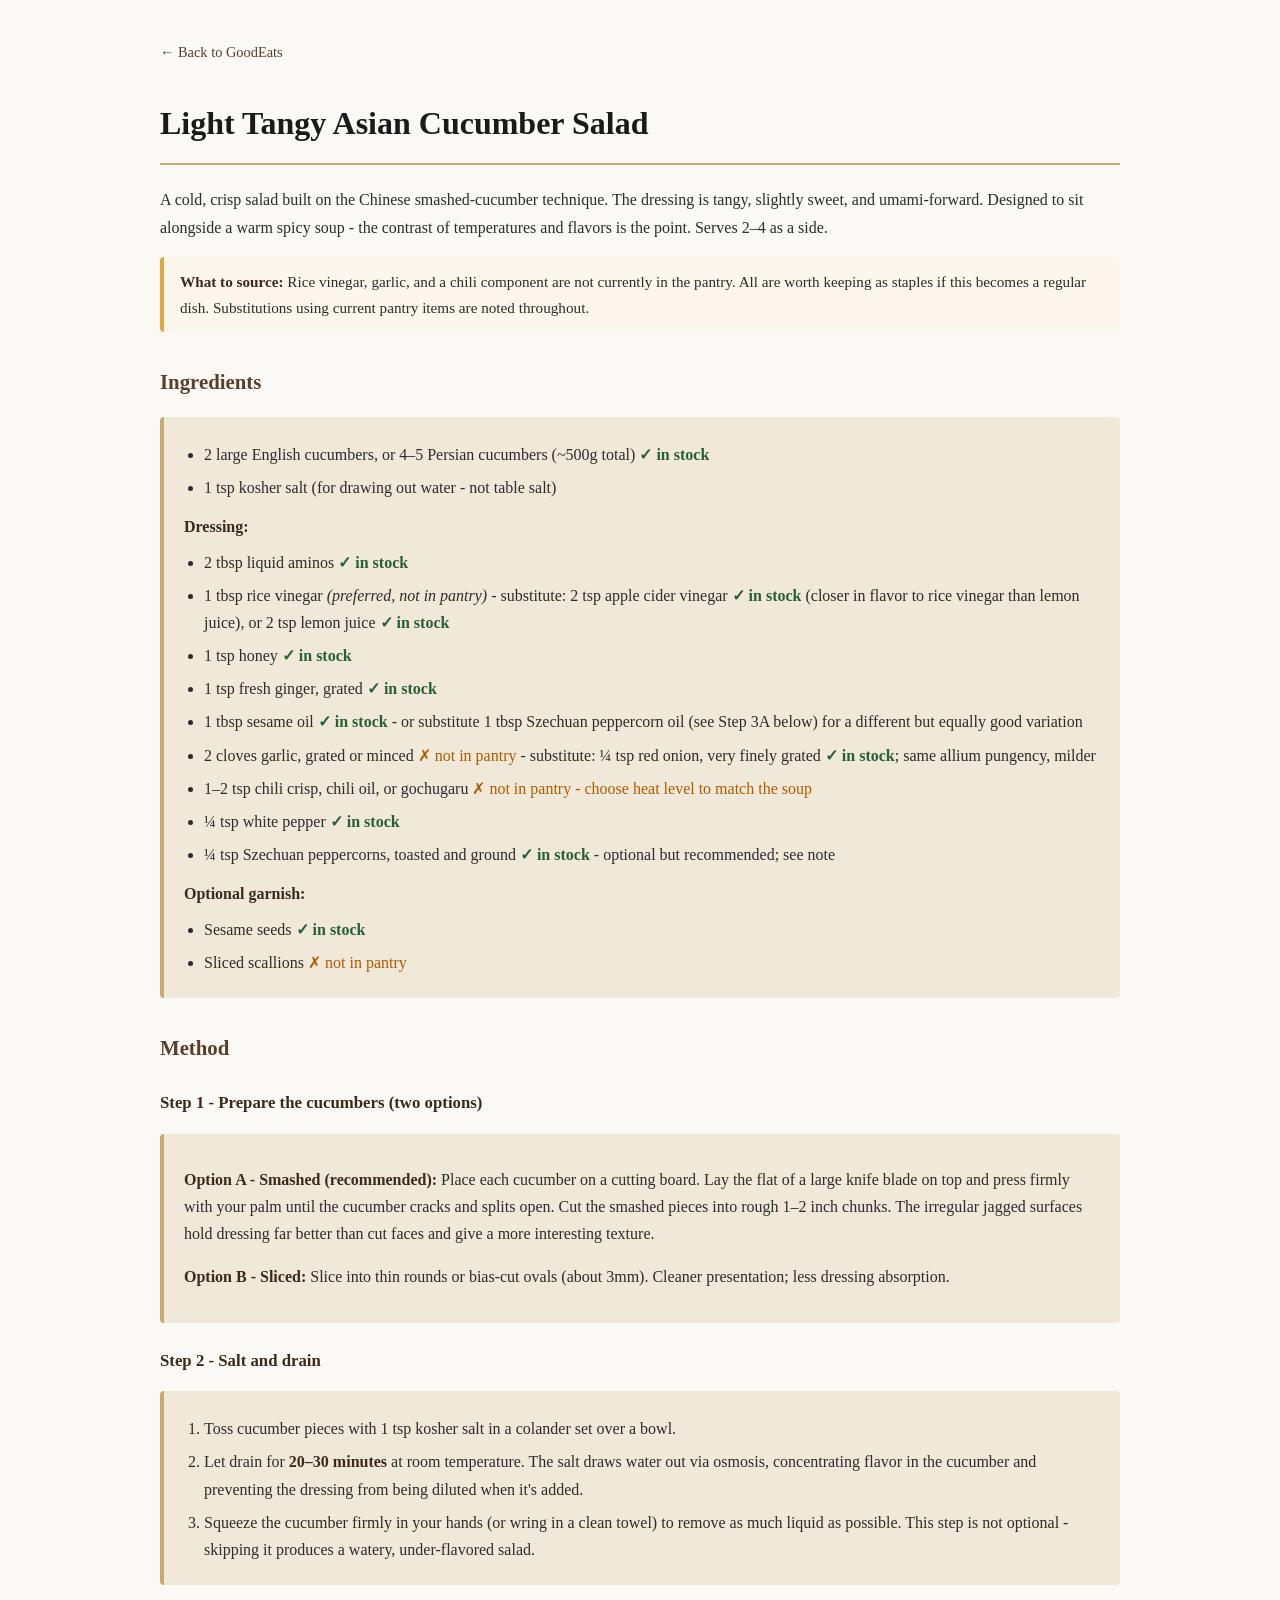
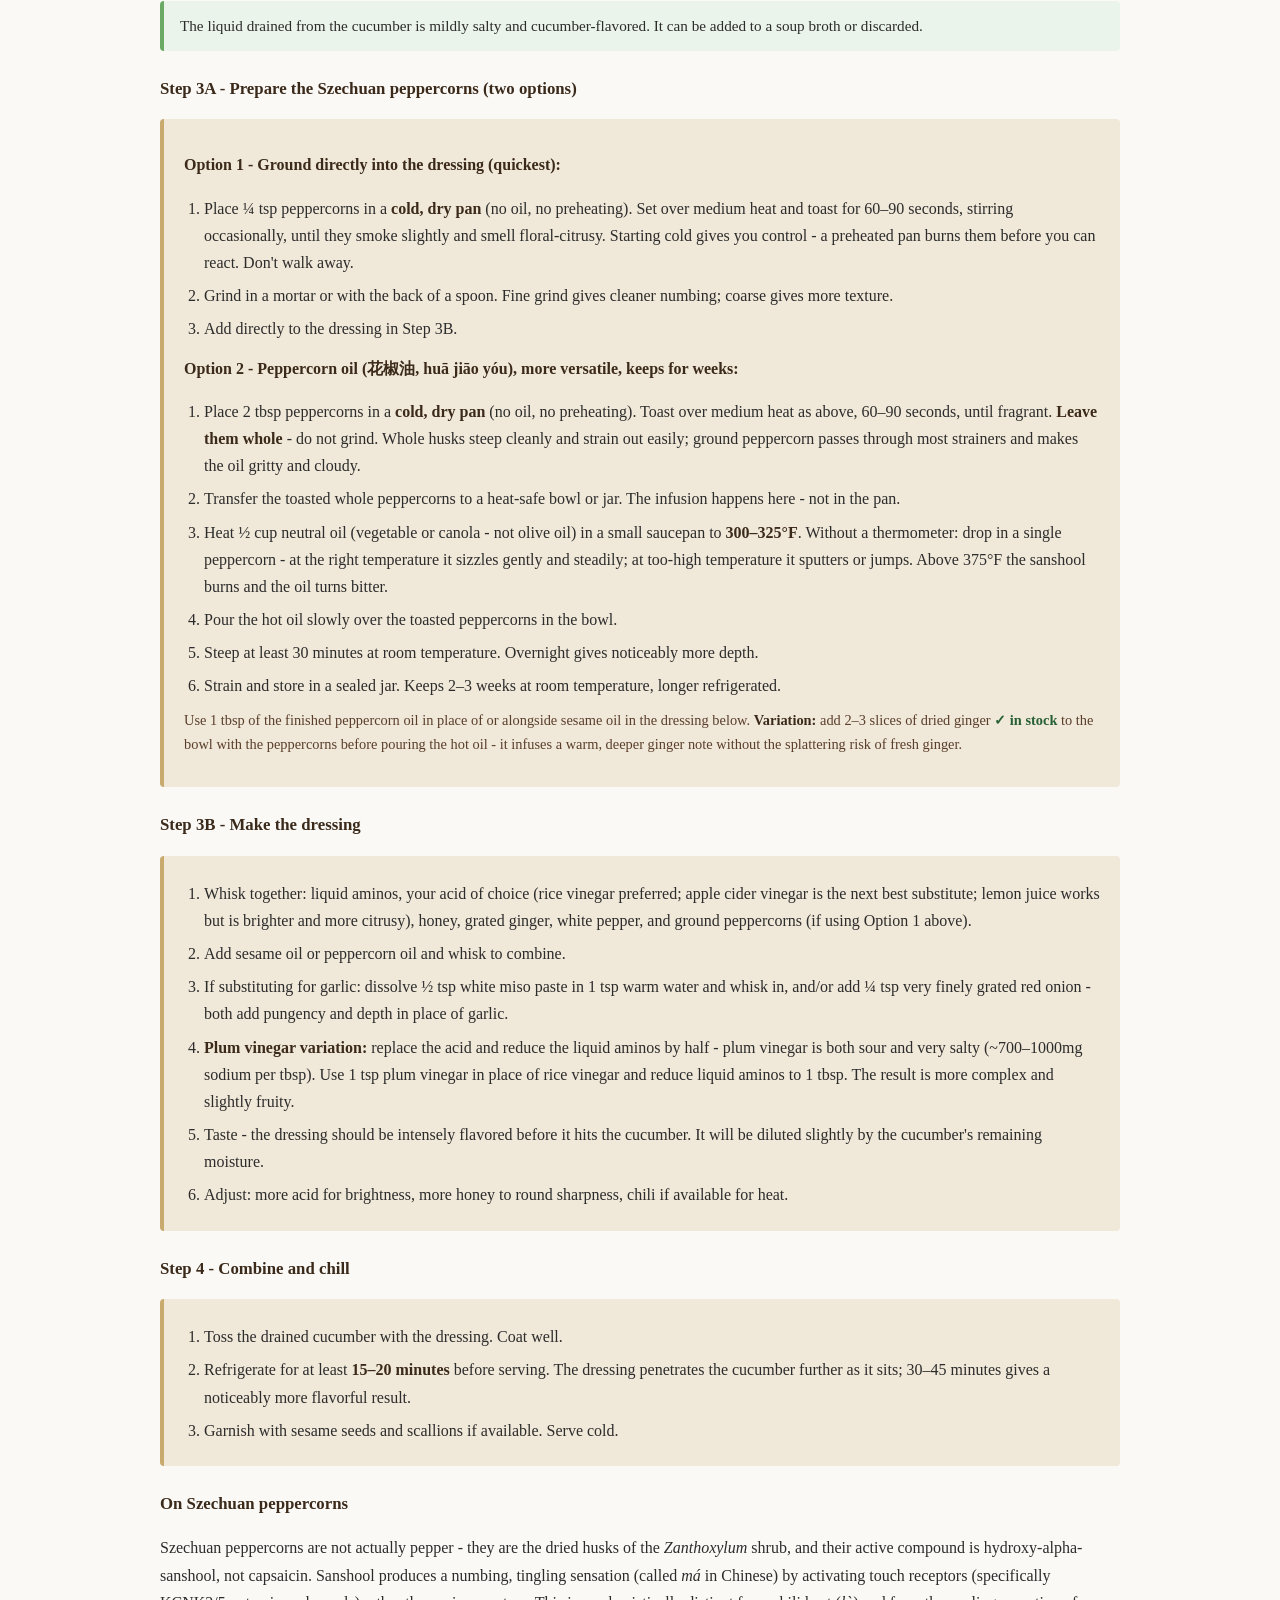
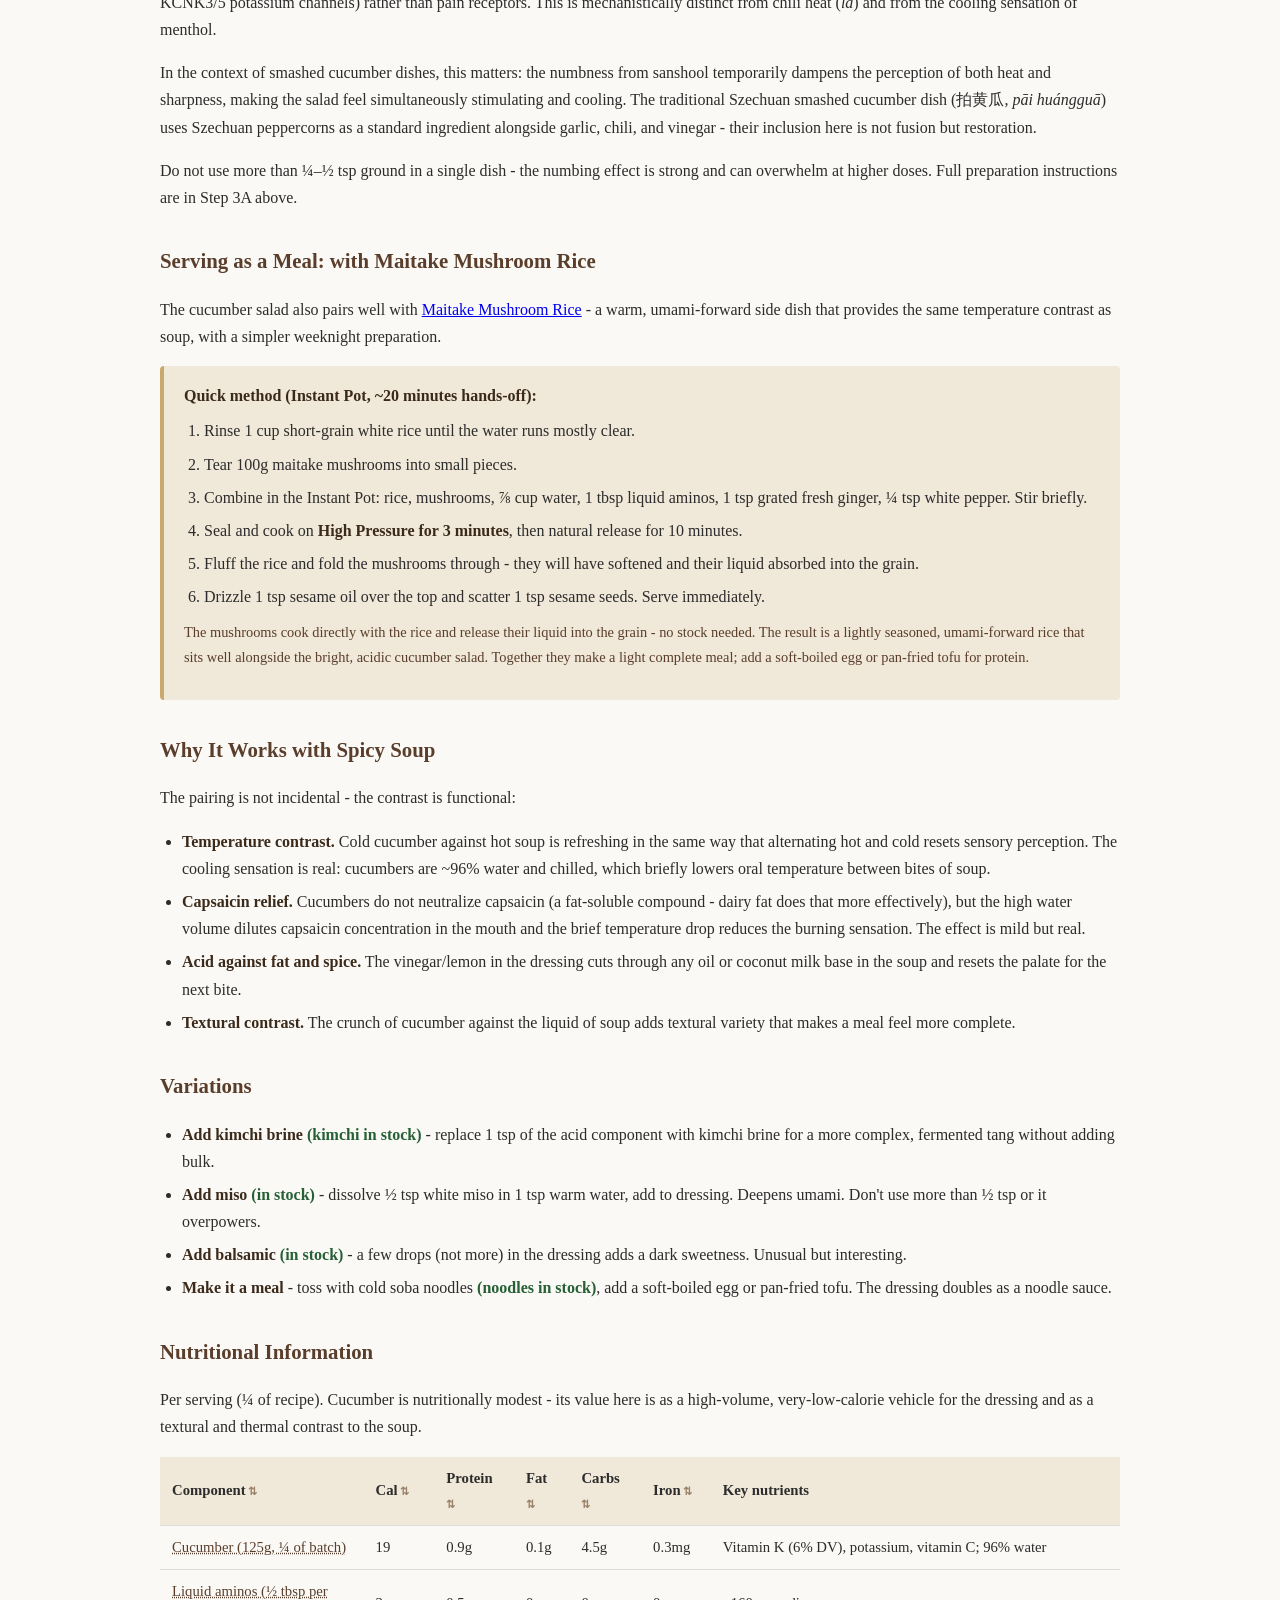
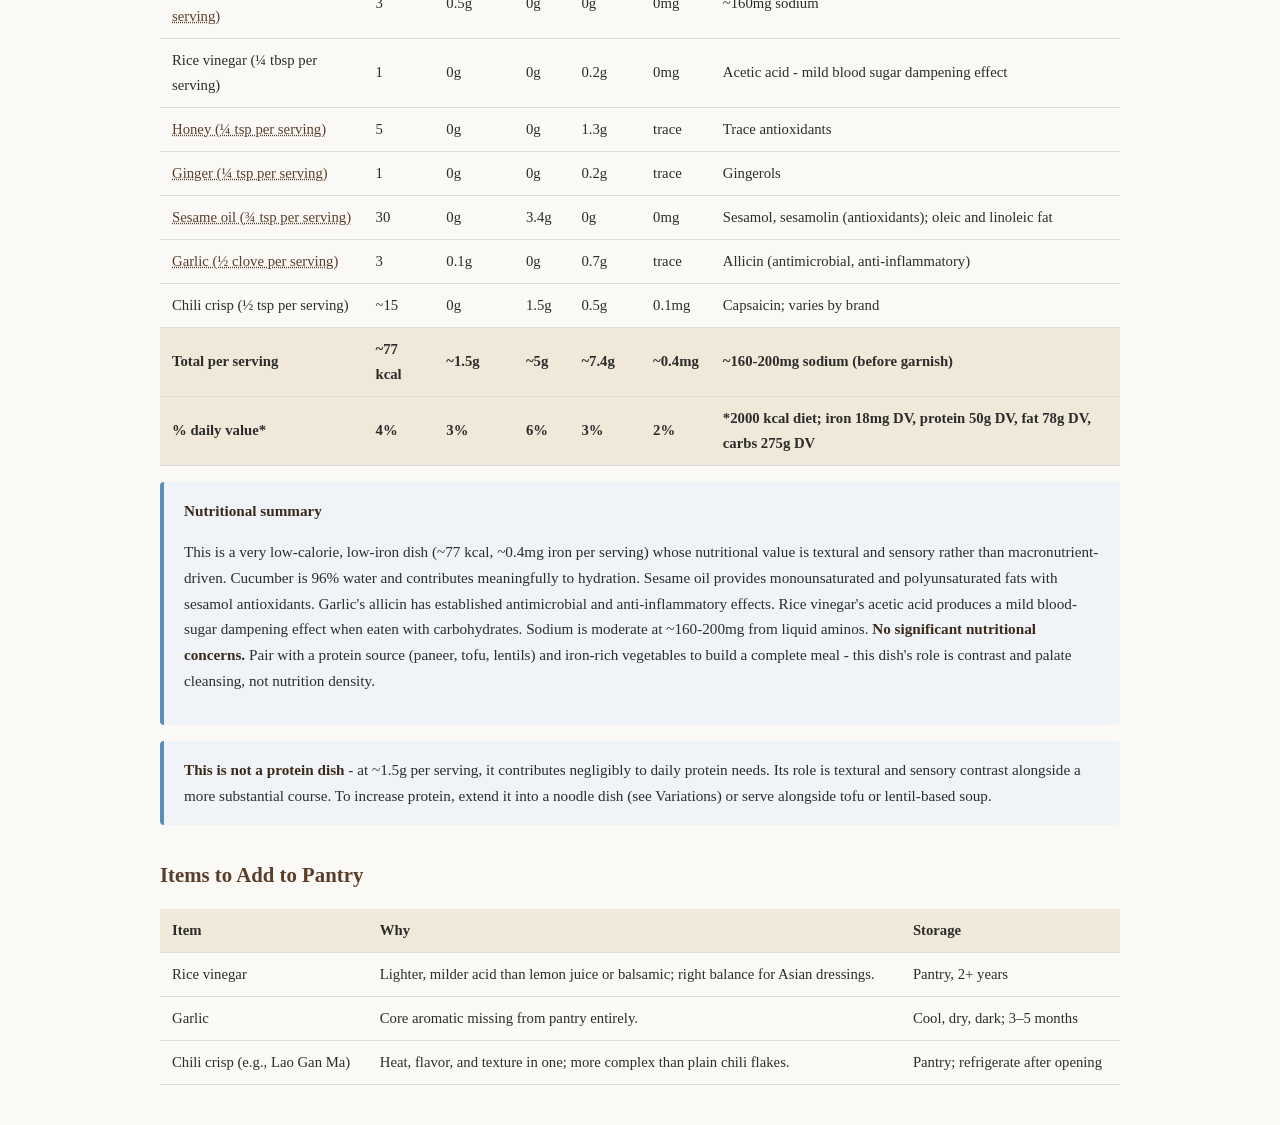
<file: docs/cucumber-salad.html>
<!DOCTYPE html>
<html lang="en">
<head>
  <meta charset="UTF-8">
  <meta name="viewport" content="width=device-width, initial-scale=1.0">
  <title>Asian Cucumber Salad - GoodEats</title>
  <style>
    body {
      font-family: Georgia, serif;
      max-width: 960px;
      margin: 40px auto;
      padding: 0 20px;
      color: #2c2c2c;
      background: #faf9f6;
      line-height: 1.7;
    }
    nav { margin-bottom: 2rem; font-size: 0.9rem; }
    nav a { color: #5a3e2b; text-decoration: none; }
    nav a:hover { text-decoration: underline; }
    h1 {
      font-size: 2rem;
      border-bottom: 2px solid #c8a96e;
      padding-bottom: 12px;
      color: #1a1a1a;
    }
    h2 { font-size: 1.3rem; color: #5a3e2b; margin-top: 2rem; }
    h3 { font-size: 1.05rem; color: #3b2a1a; margin-top: 1.5rem; margin-bottom: 0.3rem; }
    table {
      width: 100%;
      border-collapse: collapse;
      margin: 1rem 0;
      font-size: 0.92rem;
    }
    th, td { text-align: left; padding: 9px 12px; border-bottom: 1px solid #ddd; }
    th { background-color: #f0e8d8; font-weight: bold; }
    tr:hover { background-color: #faf3e8; }
    .recipe-box {
      background: #f0e8d8;
      border-left: 4px solid #c8a96e;
      padding: 16px 20px;
      border-radius: 4px;
      margin: 1rem 0;
    }
    .recipe-box ul, .recipe-box ol { margin: 8px 0 0; padding-left: 20px; }
    .recipe-box li { margin: 6px 0; }
    ul, ol { padding-left: 22px; }
    li { margin: 6px 0; }
    strong { color: #3b2a1a; }
    .tip {
      background: #eaf4ea;
      border-left: 4px solid #6aaa64;
      padding: 12px 16px;
      border-radius: 4px;
      margin: 1rem 0;
      font-size: 0.95rem;
    }
    .nutrition-box {
      background: #f0f4f8;
      border-left: 4px solid #5b8db8;
      padding: 16px 20px;
      border-radius: 4px;
      margin: 1rem 0;
      font-size: 0.95rem;
    }
    .warning-box {
      background: #fdf6ec;
      border-left: 4px solid #e0a840;
      padding: 12px 16px;
      border-radius: 4px;
      margin: 1rem 0;
      font-size: 0.95rem;
    }
    .pantry-in { color: #276035; font-weight: bold; }
    .pantry-out { color: #b05a00; }
    tfoot td { font-weight: bold; background: #f0e8d8; }
    th.sortable { cursor: pointer; user-select: none; }
    th.sortable:hover { background-color: #e8dcc8; }
    th.sortable::after { content: ' ⇅'; font-size: 0.75em; color: #9b8068; }
    th.sort-asc::after { content: ' ↑'; color: #5a3e2b; }
    th.sort-desc::after { content: ' ↓'; color: #5a3e2b; }
    td a { color: #5a3e2b; text-decoration: underline dotted; }
    td a:hover { text-decoration: underline; }
  </style>
</head>
<body>

  <nav><a href="index.html">← Back to GoodEats</a></nav>

  <h1>Light Tangy Asian Cucumber Salad</h1>
  <p>A cold, crisp salad built on the Chinese smashed-cucumber technique. The dressing is tangy, slightly sweet, and umami-forward. Designed to sit alongside a warm spicy soup - the contrast of temperatures and flavors is the point. Serves 2–4 as a side.</p>

  <div class="warning-box">
    <strong>What to source:</strong> Rice vinegar, garlic, and a chili component are not currently in the pantry. All are worth keeping as staples if this becomes a regular dish. Substitutions using current pantry items are noted throughout.
  </div>

  <h2>Ingredients</h2>
  <div class="recipe-box">
    <ul>
      <li>2 large English cucumbers, or 4–5 Persian cucumbers (~500g total) <span class="pantry-in">✓ in stock</span></li>
      <li>1 tsp kosher salt (for drawing out water - not table salt)</li>
    </ul>
    <p style="margin: 12px 0 4px;"><strong>Dressing:</strong></p>
    <ul>
      <li>2 tbsp liquid aminos <span class="pantry-in">✓ in stock</span></li>
      <li>1 tbsp rice vinegar <em>(preferred, not in pantry)</em> - substitute: 2 tsp apple cider vinegar <span class="pantry-in">✓ in stock</span> (closer in flavor to rice vinegar than lemon juice), or 2 tsp lemon juice <span class="pantry-in">✓ in stock</span></li>
      <li>1 tsp honey <span class="pantry-in">✓ in stock</span></li>
      <li>1 tsp fresh ginger, grated <span class="pantry-in">✓ in stock</span></li>
      <li>1 tbsp sesame oil <span class="pantry-in">✓ in stock</span> - or substitute 1 tbsp Szechuan peppercorn oil (see Step 3A below) for a different but equally good variation</li>
      <li>2 cloves garlic, grated or minced <span class="pantry-out">✗ not in pantry</span> - substitute: ¼ tsp red onion, very finely grated <span class="pantry-in">✓ in stock</span>; same allium pungency, milder</li>
      <li>1–2 tsp chili crisp, chili oil, or gochugaru <span class="pantry-out">✗ not in pantry - choose heat level to match the soup</span></li>
      <li>¼ tsp white pepper <span class="pantry-in">✓ in stock</span></li>
      <li>¼ tsp Szechuan peppercorns, toasted and ground <span class="pantry-in">✓ in stock</span> - optional but recommended; see note</li>
    </ul>
    <p style="margin: 12px 0 4px;"><strong>Optional garnish:</strong></p>
    <ul>
      <li>Sesame seeds <span class="pantry-in">✓ in stock</span></li>
      <li>Sliced scallions <span class="pantry-out">✗ not in pantry</span></li>
    </ul>
  </div>

  <h2>Method</h2>

  <h3>Step 1 - Prepare the cucumbers (two options)</h3>
  <div class="recipe-box">
    <p><strong>Option A - Smashed (recommended):</strong> Place each cucumber on a cutting board. Lay the flat of a large knife blade on top and press firmly with your palm until the cucumber cracks and splits open. Cut the smashed pieces into rough 1–2 inch chunks. The irregular jagged surfaces hold dressing far better than cut faces and give a more interesting texture.</p>
    <p><strong>Option B - Sliced:</strong> Slice into thin rounds or bias-cut ovals (about 3mm). Cleaner presentation; less dressing absorption.</p>
  </div>

  <h3>Step 2 - Salt and drain</h3>
  <div class="recipe-box">
    <ol>
      <li>Toss cucumber pieces with 1 tsp kosher salt in a colander set over a bowl.</li>
      <li>Let drain for <strong>20–30 minutes</strong> at room temperature. The salt draws water out via osmosis, concentrating flavor in the cucumber and preventing the dressing from being diluted when it's added.</li>
      <li>Squeeze the cucumber firmly in your hands (or wring in a clean towel) to remove as much liquid as possible. This step is not optional - skipping it produces a watery, under-flavored salad.</li>
    </ol>
  </div>

  <div class="tip">
    The liquid drained from the cucumber is mildly salty and cucumber-flavored. It can be added to a soup broth or discarded.
  </div>

  <h3>Step 3A - Prepare the Szechuan peppercorns (two options)</h3>
  <div class="recipe-box">
    <p><strong>Option 1 - Ground directly into the dressing (quickest):</strong></p>
    <ol>
      <li>Place ¼ tsp peppercorns in a <strong>cold, dry pan</strong> (no oil, no preheating). Set over medium heat and toast for 60–90 seconds, stirring occasionally, until they smoke slightly and smell floral-citrusy. Starting cold gives you control - a preheated pan burns them before you can react. Don't walk away.</li>
      <li>Grind in a mortar or with the back of a spoon. Fine grind gives cleaner numbing; coarse gives more texture.</li>
      <li>Add directly to the dressing in Step 3B.</li>
    </ol>
    <p style="margin-top: 12px;"><strong>Option 2 - Peppercorn oil (花椒油, huā jiāo yóu), more versatile, keeps for weeks:</strong></p>
    <ol>
      <li>Place 2 tbsp peppercorns in a <strong>cold, dry pan</strong> (no oil, no preheating). Toast over medium heat as above, 60–90 seconds, until fragrant. <strong>Leave them whole</strong> - do not grind. Whole husks steep cleanly and strain out easily; ground peppercorn passes through most strainers and makes the oil gritty and cloudy.</li>
      <li>Transfer the toasted whole peppercorns to a heat-safe bowl or jar. The infusion happens here - not in the pan.</li>
      <li>Heat ½ cup neutral oil (vegetable or canola - not olive oil) in a small saucepan to <strong>300–325°F</strong>. Without a thermometer: drop in a single peppercorn - at the right temperature it sizzles gently and steadily; at too-high temperature it sputters or jumps. Above 375°F the sanshool burns and the oil turns bitter.</li>
      <li>Pour the hot oil slowly over the toasted peppercorns in the bowl.</li>
      <li>Steep at least 30 minutes at room temperature. Overnight gives noticeably more depth.</li>
      <li>Strain and store in a sealed jar. Keeps 2–3 weeks at room temperature, longer refrigerated.</li>
    </ol>
    <p style="margin-top: 8px; font-size: 0.9rem; color: #5a3e2b;">Use 1 tbsp of the finished peppercorn oil in place of or alongside sesame oil in the dressing below. <strong>Variation:</strong> add 2–3 slices of dried ginger <span class="pantry-in">✓ in stock</span> to the bowl with the peppercorns before pouring the hot oil - it infuses a warm, deeper ginger note without the splattering risk of fresh ginger.</p>
  </div>

  <h3>Step 3B - Make the dressing</h3>
  <div class="recipe-box">
    <ol>
      <li>Whisk together: liquid aminos, your acid of choice (rice vinegar preferred; apple cider vinegar is the next best substitute; lemon juice works but is brighter and more citrusy), honey, grated ginger, white pepper, and ground peppercorns (if using Option 1 above).</li>
      <li>Add sesame oil or peppercorn oil and whisk to combine.</li>
      <li>If substituting for garlic: dissolve ½ tsp white miso paste in 1 tsp warm water and whisk in, and/or add ¼ tsp very finely grated red onion - both add pungency and depth in place of garlic.</li>
      <li><strong>Plum vinegar variation:</strong> replace the acid and reduce the liquid aminos by half - plum vinegar is both sour and very salty (~700–1000mg sodium per tbsp). Use 1 tsp plum vinegar in place of rice vinegar and reduce liquid aminos to 1 tbsp. The result is more complex and slightly fruity.</li>
      <li>Taste - the dressing should be intensely flavored before it hits the cucumber. It will be diluted slightly by the cucumber's remaining moisture.</li>
      <li>Adjust: more acid for brightness, more honey to round sharpness, chili if available for heat.</li>
    </ol>
  </div>

  <h3>Step 4 - Combine and chill</h3>
  <div class="recipe-box">
    <ol>
      <li>Toss the drained cucumber with the dressing. Coat well.</li>
      <li>Refrigerate for at least <strong>15–20 minutes</strong> before serving. The dressing penetrates the cucumber further as it sits; 30–45 minutes gives a noticeably more flavorful result.</li>
      <li>Garnish with sesame seeds and scallions if available. Serve cold.</li>
    </ol>
  </div>

  <h3>On Szechuan peppercorns</h3>
  <p>Szechuan peppercorns are not actually pepper - they are the dried husks of the <em>Zanthoxylum</em> shrub, and their active compound is hydroxy-alpha-sanshool, not capsaicin. Sanshool produces a numbing, tingling sensation (called <em>má</em> in Chinese) by activating touch receptors (specifically KCNK3/5 potassium channels) rather than pain receptors. This is mechanistically distinct from chili heat (<em>là</em>) and from the cooling sensation of menthol.</p>
  <p>In the context of smashed cucumber dishes, this matters: the numbness from sanshool temporarily dampens the perception of both heat and sharpness, making the salad feel simultaneously stimulating and cooling. The traditional Szechuan smashed cucumber dish (拍黄瓜, <em>pāi huángguā</em>) uses Szechuan peppercorns as a standard ingredient alongside garlic, chili, and vinegar - their inclusion here is not fusion but restoration.</p>
  <p>Do not use more than ¼–½ tsp ground in a single dish - the numbing effect is strong and can overwhelm at higher doses. Full preparation instructions are in Step 3A above.</p>

  <h2>Serving as a Meal: with Maitake Mushroom Rice</h2>
  <p>The cucumber salad also pairs well with <a href="mushroom-rice.html">Maitake Mushroom Rice</a> - a warm, umami-forward side dish that provides the same temperature contrast as soup, with a simpler weeknight preparation.</p>
  <div class="recipe-box">
    <p style="margin: 0 0 8px;"><strong>Quick method (Instant Pot, ~20 minutes hands-off):</strong></p>
    <ol>
      <li>Rinse 1 cup short-grain white rice until the water runs mostly clear.</li>
      <li>Tear 100g maitake mushrooms into small pieces.</li>
      <li>Combine in the Instant Pot: rice, mushrooms, ⅞ cup water, 1 tbsp liquid aminos, 1 tsp grated fresh ginger, ¼ tsp white pepper. Stir briefly.</li>
      <li>Seal and cook on <strong>High Pressure for 3 minutes</strong>, then natural release for 10 minutes.</li>
      <li>Fluff the rice and fold the mushrooms through - they will have softened and their liquid absorbed into the grain.</li>
      <li>Drizzle 1 tsp sesame oil over the top and scatter 1 tsp sesame seeds. Serve immediately.</li>
    </ol>
    <p style="margin-top: 10px; font-size: 0.9rem; color: #5a3e2b;">The mushrooms cook directly with the rice and release their liquid into the grain - no stock needed. The result is a lightly seasoned, umami-forward rice that sits well alongside the bright, acidic cucumber salad. Together they make a light complete meal; add a soft-boiled egg or pan-fried tofu for protein.</p>
  </div>

  <h2>Why It Works with Spicy Soup</h2>
  <p>The pairing is not incidental - the contrast is functional:</p>
  <ul>
    <li><strong>Temperature contrast.</strong> Cold cucumber against hot soup is refreshing in the same way that alternating hot and cold resets sensory perception. The cooling sensation is real: cucumbers are ~96% water and chilled, which briefly lowers oral temperature between bites of soup.</li>
    <li><strong>Capsaicin relief.</strong> Cucumbers do not neutralize capsaicin (a fat-soluble compound - dairy fat does that more effectively), but the high water volume dilutes capsaicin concentration in the mouth and the brief temperature drop reduces the burning sensation. The effect is mild but real.</li>
    <li><strong>Acid against fat and spice.</strong> The vinegar/lemon in the dressing cuts through any oil or coconut milk base in the soup and resets the palate for the next bite.</li>
    <li><strong>Textural contrast.</strong> The crunch of cucumber against the liquid of soup adds textural variety that makes a meal feel more complete.</li>
  </ul>

  <h2>Variations</h2>
  <ul>
    <li><strong>Add kimchi brine</strong> <span class="pantry-in">(kimchi in stock)</span> - replace 1 tsp of the acid component with kimchi brine for a more complex, fermented tang without adding bulk.</li>
    <li><strong>Add miso</strong> <span class="pantry-in">(in stock)</span> - dissolve ½ tsp white miso in 1 tsp warm water, add to dressing. Deepens umami. Don't use more than ½ tsp or it overpowers.</li>
    <li><strong>Add balsamic</strong> <span class="pantry-in">(in stock)</span> - a few drops (not more) in the dressing adds a dark sweetness. Unusual but interesting.</li>
    <li><strong>Make it a meal</strong> - toss with cold soba noodles <span class="pantry-in">(noodles in stock)</span>, add a soft-boiled egg or pan-fried tofu. The dressing doubles as a noodle sauce.</li>
  </ul>

  <h2>Nutritional Information</h2>
  <p>Per serving (¼ of recipe). Cucumber is nutritionally modest - its value here is as a high-volume, very-low-calorie vehicle for the dressing and as a textural and thermal contrast to the soup.</p>

  <table>
    <thead>
      <tr>
        <th class="sortable">Component</th>
        <th class="sortable">Cal</th>
        <th class="sortable">Protein</th>
        <th class="sortable">Fat</th>
        <th class="sortable">Carbs</th>
        <th class="sortable">Iron</th>
        <th>Key nutrients</th>
      </tr>
    </thead>
    <tbody>
      <tr>
        <td><a href="https://fdc.nal.usda.gov/food-details/169225/nutrients" target="_blank" rel="noopener">Cucumber (125g, ¼ of batch)</a></td>
        <td>19</td>
        <td>0.9g</td>
        <td>0.1g</td>
        <td>4.5g</td>
        <td>0.3mg</td>
        <td>Vitamin K (6% DV), potassium, vitamin C; 96% water</td>
      </tr>
      <tr>
        <td><a href="https://fdc.nal.usda.gov/food-details/2189002/nutrients" target="_blank" rel="noopener">Liquid aminos (½ tbsp per serving)</a></td>
        <td>3</td>
        <td>0.5g</td>
        <td>0g</td>
        <td>0g</td>
        <td>0mg</td>
        <td>~160mg sodium</td>
      </tr>
      <tr>
        <td>Rice vinegar (¼ tbsp per serving)</td>
        <td>1</td>
        <td>0g</td>
        <td>0g</td>
        <td>0.2g</td>
        <td>0mg</td>
        <td>Acetic acid - mild blood sugar dampening effect</td>
      </tr>
      <tr>
        <td><a href="https://fdc.nal.usda.gov/food-details/169640/nutrients" target="_blank" rel="noopener">Honey (¼ tsp per serving)</a></td>
        <td>5</td>
        <td>0g</td>
        <td>0g</td>
        <td>1.3g</td>
        <td>trace</td>
        <td>Trace antioxidants</td>
      </tr>
      <tr>
        <td><a href="https://fdc.nal.usda.gov/food-details/169231/nutrients" target="_blank" rel="noopener">Ginger (¼ tsp per serving)</a></td>
        <td>1</td>
        <td>0g</td>
        <td>0g</td>
        <td>0.2g</td>
        <td>trace</td>
        <td>Gingerols</td>
      </tr>
      <tr>
        <td><a href="https://fdc.nal.usda.gov/food-details/171016/nutrients" target="_blank" rel="noopener">Sesame oil (¾ tsp per serving)</a></td>
        <td>30</td>
        <td>0g</td>
        <td>3.4g</td>
        <td>0g</td>
        <td>0mg</td>
        <td>Sesamol, sesamolin (antioxidants); oleic and linoleic fat</td>
      </tr>
      <tr>
        <td><a href="https://fdc.nal.usda.gov/food-details/169230/nutrients" target="_blank" rel="noopener">Garlic (½ clove per serving)</a></td>
        <td>3</td>
        <td>0.1g</td>
        <td>0g</td>
        <td>0.7g</td>
        <td>trace</td>
        <td>Allicin (antimicrobial, anti-inflammatory)</td>
      </tr>
      <tr>
        <td>Chili crisp (½ tsp per serving)</td>
        <td>~15</td>
        <td>0g</td>
        <td>1.5g</td>
        <td>0.5g</td>
        <td>0.1mg</td>
        <td>Capsaicin; varies by brand</td>
      </tr>
    </tbody>
    <tfoot>
      <tr>
        <td>Total per serving</td>
        <td>~77 kcal</td>
        <td>~1.5g</td>
        <td>~5g</td>
        <td>~7.4g</td>
        <td>~0.4mg</td>
        <td>~160-200mg sodium (before garnish)</td>
      </tr>
      <tr>
        <td>% daily value*</td>
        <td>4%</td>
        <td>3%</td>
        <td>6%</td>
        <td>3%</td>
        <td>2%</td>
        <td>*2000 kcal diet; iron 18mg DV, protein 50g DV, fat 78g DV, carbs 275g DV</td>
      </tr>
    </tfoot>
  </table>

  <div class="nutrition-box">
    <strong>Nutritional summary</strong>
    <p>This is a very low-calorie, low-iron dish (~77 kcal, ~0.4mg iron per serving) whose nutritional value is textural and sensory rather than macronutrient-driven. Cucumber is 96% water and contributes meaningfully to hydration. Sesame oil provides monounsaturated and polyunsaturated fats with sesamol antioxidants. Garlic's allicin has established antimicrobial and anti-inflammatory effects. Rice vinegar's acetic acid produces a mild blood-sugar dampening effect when eaten with carbohydrates. Sodium is moderate at ~160-200mg from liquid aminos. <strong>No significant nutritional concerns.</strong> Pair with a protein source (paneer, tofu, lentils) and iron-rich vegetables to build a complete meal - this dish's role is contrast and palate cleansing, not nutrition density.</p>
  </div>
  <div class="nutrition-box">
    <strong>This is not a protein dish</strong> - at ~1.5g per serving, it contributes negligibly to daily protein needs. Its role is textural and sensory contrast alongside a more substantial course. To increase protein, extend it into a noodle dish (see Variations) or serve alongside tofu or lentil-based soup.
  </div>

  <h2>Items to Add to Pantry</h2>
  <table>
    <thead>
      <tr><th>Item</th><th>Why</th><th>Storage</th></tr>
    </thead>
    <tbody>
      <tr><td>Rice vinegar</td><td>Lighter, milder acid than lemon juice or balsamic; right balance for Asian dressings.</td><td>Pantry, 2+ years</td></tr>
      <tr><td>Garlic</td><td>Core aromatic missing from pantry entirely.</td><td>Cool, dry, dark; 3–5 months</td></tr>
      <tr><td>Chili crisp (e.g., Lao Gan Ma)</td><td>Heat, flavor, and texture in one; more complex than plain chili flakes.</td><td>Pantry; refrigerate after opening</td></tr>
    </tbody>
  </table>

  <script>
    document.querySelectorAll('th.sortable').forEach(th => {
      th.addEventListener('click', () => {
        const table = th.closest('table');
        const tbody = table.querySelector('tbody');
        const col = th.cellIndex;
        const asc = !th.classList.contains('sort-asc');
        table.querySelectorAll('th').forEach(h => h.className = h.classList.contains('sortable') ? 'sortable' : '');
        th.className = 'sortable ' + (asc ? 'sort-asc' : 'sort-desc');
        Array.from(tbody.querySelectorAll('tr')).sort((a, b) => {
          const av = a.cells[col] ? a.cells[col].textContent.trim() : '';
          const bv = b.cells[col] ? b.cells[col].textContent.trim() : '';
          const an = parseFloat(av.replace(/[^\d.]/g, ''));
          const bn = parseFloat(bv.replace(/[^\d.]/g, ''));
          if (!isNaN(an) && !isNaN(bn)) return asc ? an - bn : bn - an;
          return asc ? av.localeCompare(bv) : bv.localeCompare(av);
        }).forEach(r => tbody.appendChild(r));
      });
    });
  </script>

</body>
</html>
</file>
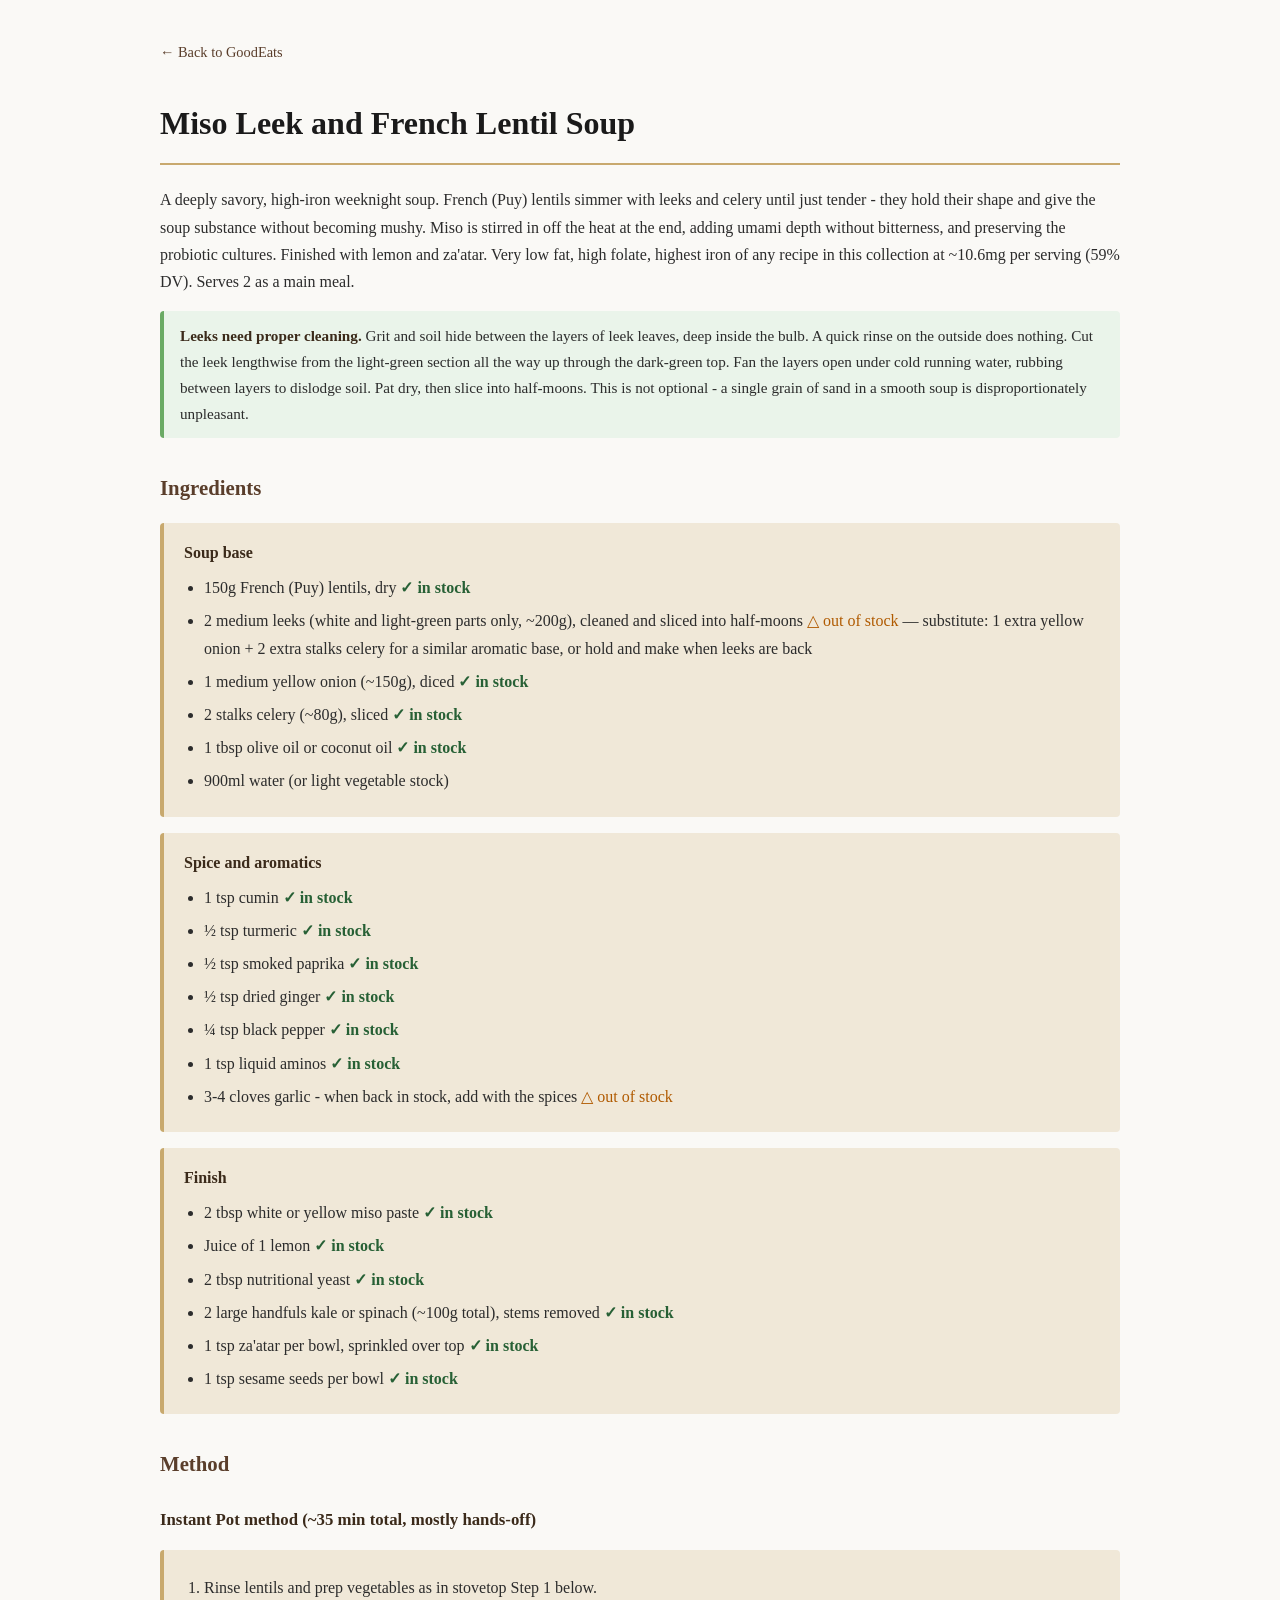
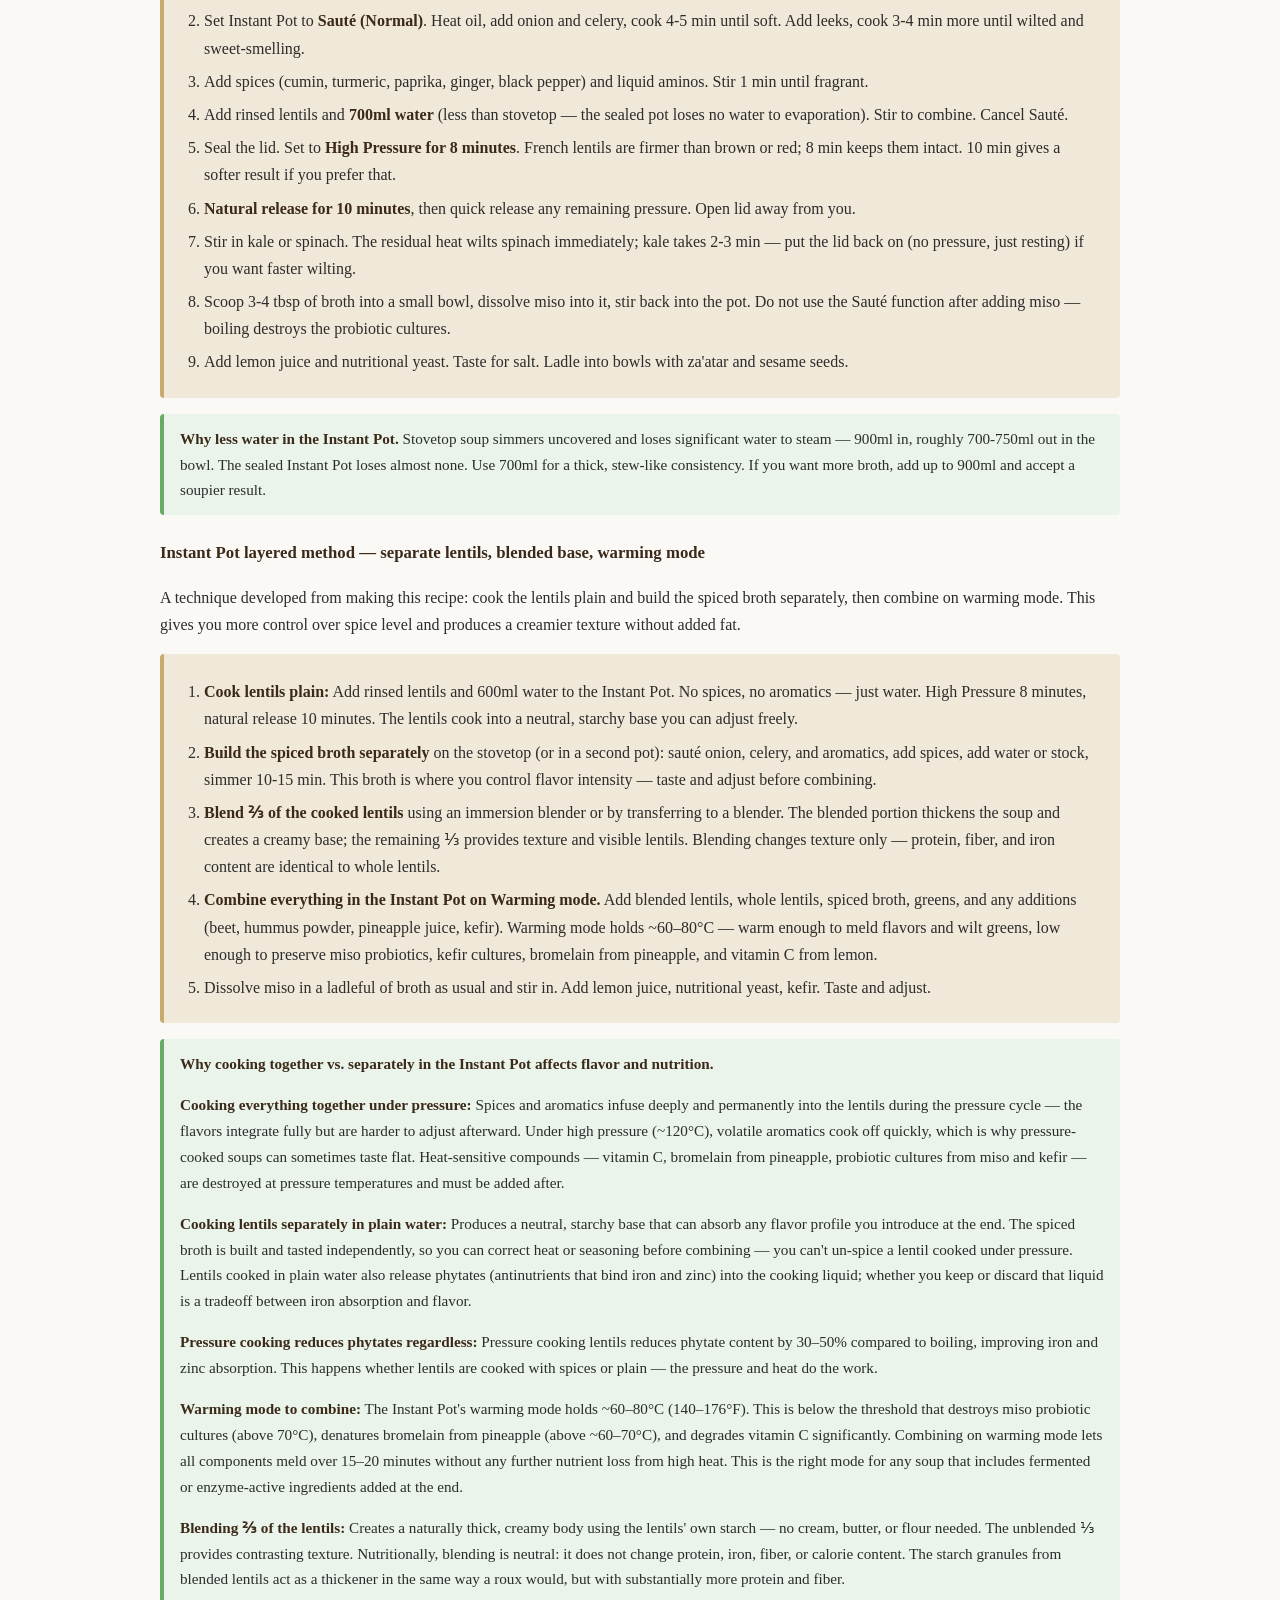
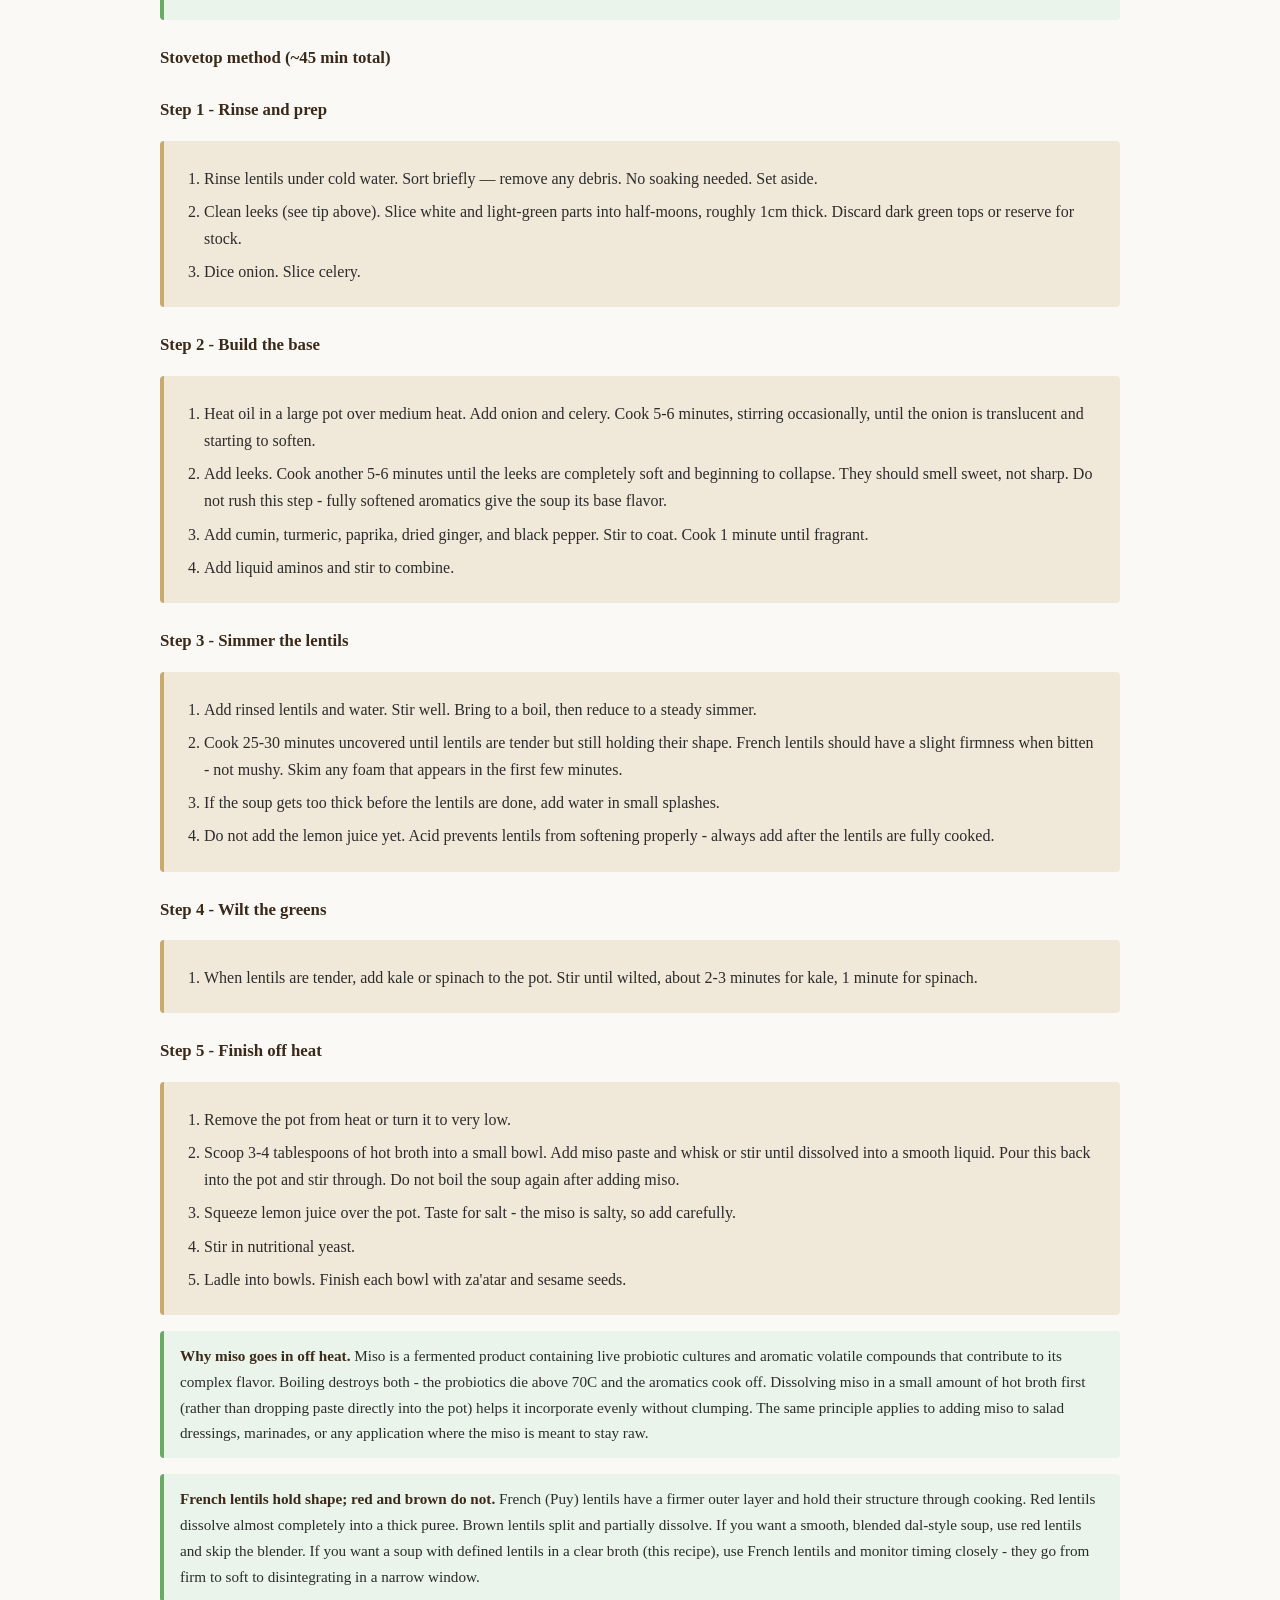
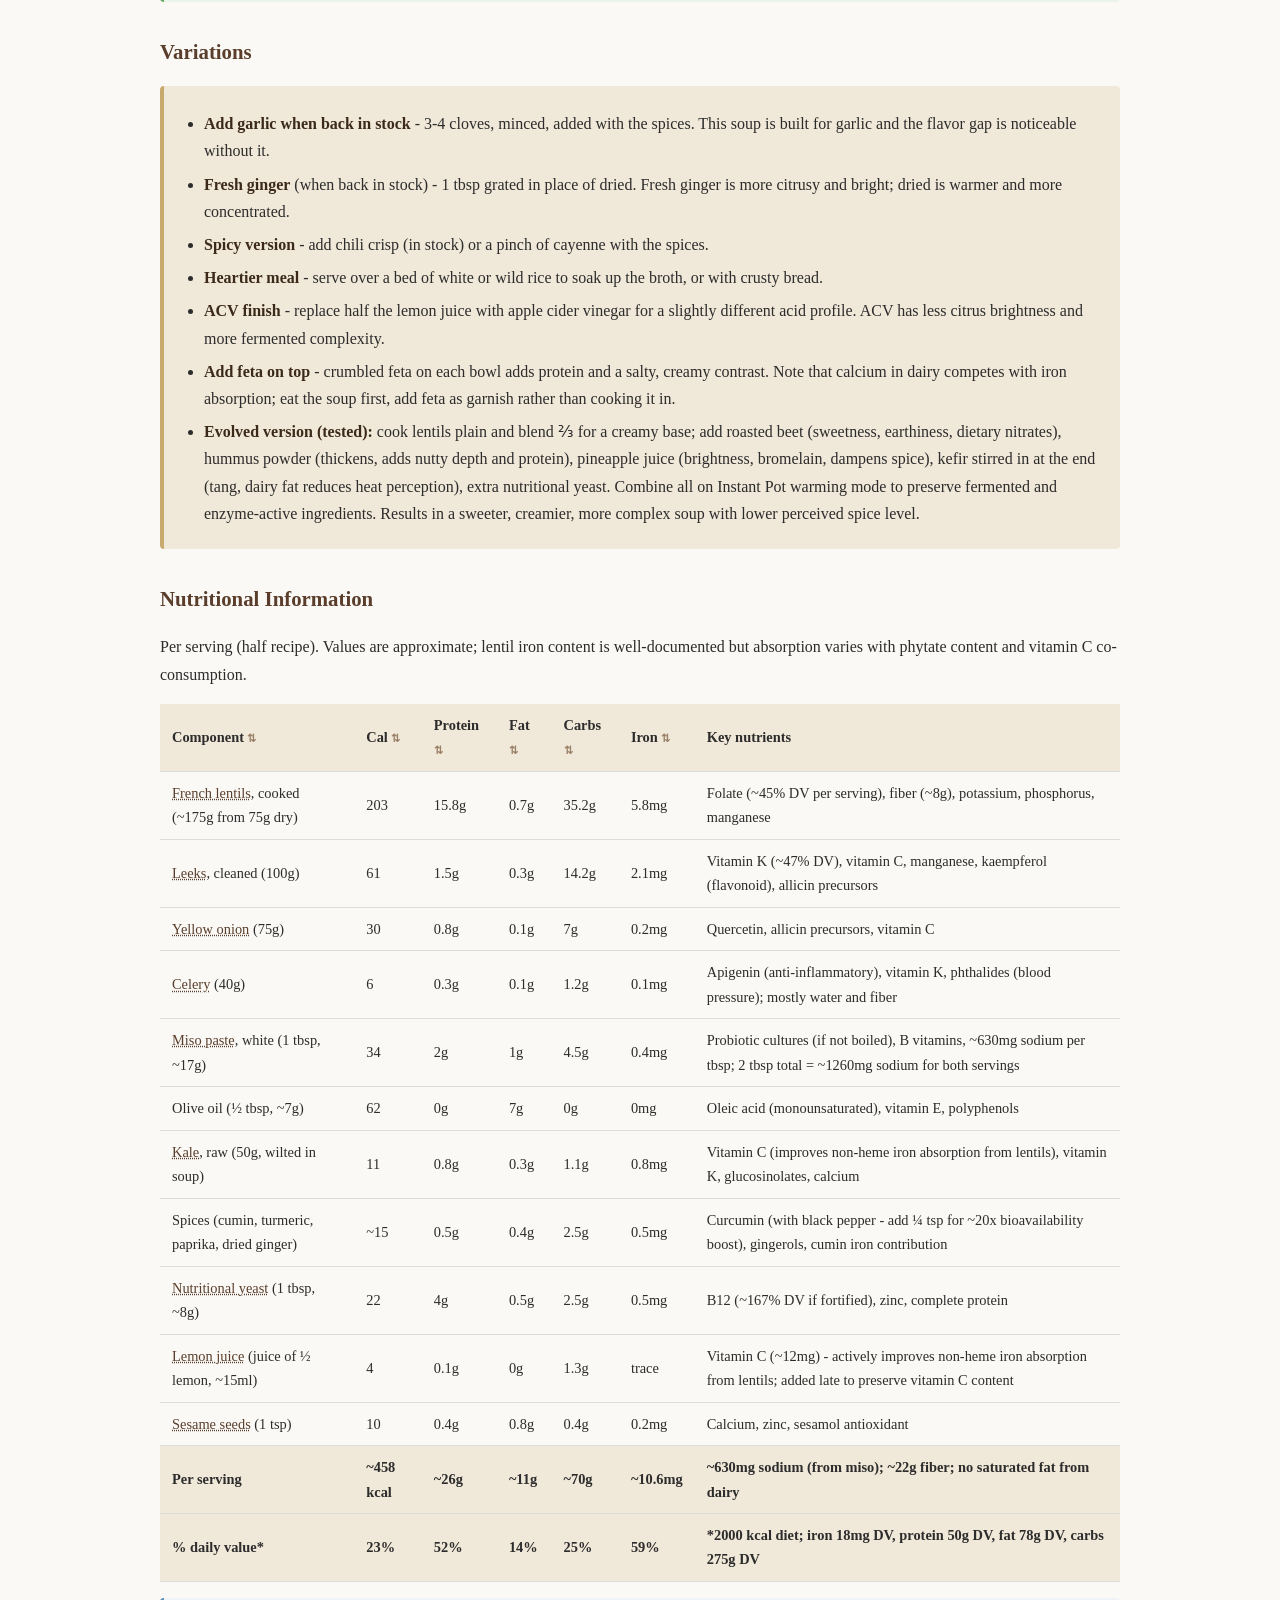
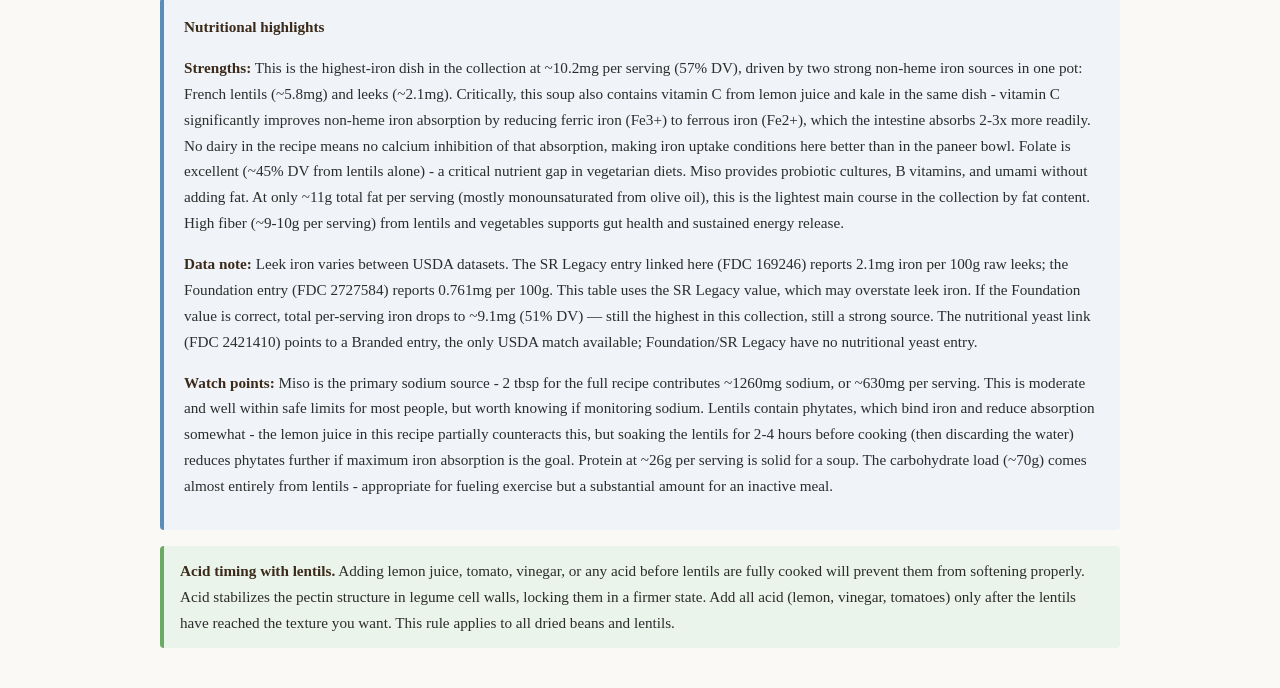
<file: docs/french-lentil-soup.html>
<!DOCTYPE html>
<html lang="en">
<head>
  <meta charset="UTF-8">
  <meta name="viewport" content="width=device-width, initial-scale=1.0">
  <title>Miso Leek and French Lentil Soup - GoodEats</title>
  <style>
    body {
      font-family: Georgia, serif;
      max-width: 960px;
      margin: 40px auto;
      padding: 0 20px;
      color: #2c2c2c;
      background: #faf9f6;
      line-height: 1.7;
    }
    nav { margin-bottom: 2rem; font-size: 0.9rem; }
    nav a { color: #5a3e2b; text-decoration: none; }
    nav a:hover { text-decoration: underline; }
    h1 {
      font-size: 2rem;
      border-bottom: 2px solid #c8a96e;
      padding-bottom: 12px;
      color: #1a1a1a;
    }
    h2 { font-size: 1.3rem; color: #5a3e2b; margin-top: 2rem; }
    h3 { font-size: 1.05rem; color: #3b2a1a; margin-top: 1.5rem; margin-bottom: 0.3rem; }
    table {
      width: 100%;
      border-collapse: collapse;
      margin: 1rem 0;
      font-size: 0.9rem;
    }
    th, td { text-align: left; padding: 9px 12px; border-bottom: 1px solid #ddd; }
    th { background-color: #f0e8d8; font-weight: bold; }
    tr:hover { background-color: #faf3e8; }
    .recipe-box {
      background: #f0e8d8;
      border-left: 4px solid #c8a96e;
      padding: 16px 20px;
      border-radius: 4px;
      margin: 1rem 0;
    }
    .recipe-box ol, .recipe-box ul { margin: 8px 0 0; padding-left: 20px; }
    .recipe-box li { margin: 6px 0; }
    ul, ol { padding-left: 22px; }
    li { margin: 6px 0; }
    strong { color: #3b2a1a; }
    .tip {
      background: #eaf4ea;
      border-left: 4px solid #6aaa64;
      padding: 12px 16px;
      border-radius: 4px;
      margin: 1rem 0;
      font-size: 0.95rem;
    }
    .nutrition-box {
      background: #f0f4f8;
      border-left: 4px solid #5b8db8;
      padding: 16px 20px;
      border-radius: 4px;
      margin: 1rem 0;
      font-size: 0.95rem;
    }
    .warning-box {
      background: #fdf6ec;
      border-left: 4px solid #e0a840;
      padding: 12px 16px;
      border-radius: 4px;
      margin: 1rem 0;
      font-size: 0.95rem;
    }
    .pantry-in { color: #276035; font-weight: bold; }
    .pantry-out { color: #b05a00; }
    tfoot td { font-weight: bold; background: #f0e8d8; }
    th.sortable { cursor: pointer; user-select: none; }
    th.sortable:hover { background-color: #e8dcc8; }
    th.sortable::after { content: ' ⇅'; font-size: 0.75em; color: #9b8068; }
    th.sort-asc::after { content: ' ↑'; color: #5a3e2b; }
    th.sort-desc::after { content: ' ↓'; color: #5a3e2b; }
    td a { color: #5a3e2b; text-decoration: underline dotted; }
    td a:hover { text-decoration: underline; }
  </style>
</head>
<body>

  <nav><a href="index.html">&#8592; Back to GoodEats</a></nav>

  <h1>Miso Leek and French Lentil Soup</h1>
  <p>A deeply savory, high-iron weeknight soup. French (Puy) lentils simmer with leeks and celery until just tender - they hold their shape and give the soup substance without becoming mushy. Miso is stirred in off the heat at the end, adding umami depth without bitterness, and preserving the probiotic cultures. Finished with lemon and za'atar. Very low fat, high folate, highest iron of any recipe in this collection at ~10.6mg per serving (59% DV). Serves 2 as a main meal.</p>

  <div class="tip">
    <strong>Leeks need proper cleaning.</strong> Grit and soil hide between the layers of leek leaves, deep inside the bulb. A quick rinse on the outside does nothing. Cut the leek lengthwise from the light-green section all the way up through the dark-green top. Fan the layers open under cold running water, rubbing between layers to dislodge soil. Pat dry, then slice into half-moons. This is not optional - a single grain of sand in a smooth soup is disproportionately unpleasant.
  </div>

  <h2>Ingredients</h2>

  <div class="recipe-box">
    <p style="margin: 0 0 8px;"><strong>Soup base</strong></p>
    <ul>
      <li>150g French (Puy) lentils, dry <span class="pantry-in">&#10003; in stock</span></li>
      <li>2 medium leeks (white and light-green parts only, ~200g), cleaned and sliced into half-moons <span class="pantry-out">&#9651; out of stock</span> — substitute: 1 extra yellow onion + 2 extra stalks celery for a similar aromatic base, or hold and make when leeks are back</li>
      <li>1 medium yellow onion (~150g), diced <span class="pantry-in">&#10003; in stock</span></li>
      <li>2 stalks celery (~80g), sliced <span class="pantry-in">&#10003; in stock</span></li>
      <li>1 tbsp olive oil or coconut oil <span class="pantry-in">&#10003; in stock</span></li>
      <li>900ml water (or light vegetable stock)</li>
    </ul>
  </div>

  <div class="recipe-box">
    <p style="margin: 0 0 8px;"><strong>Spice and aromatics</strong></p>
    <ul>
      <li>1 tsp cumin <span class="pantry-in">&#10003; in stock</span></li>
      <li>½ tsp turmeric <span class="pantry-in">&#10003; in stock</span></li>
      <li>½ tsp smoked paprika <span class="pantry-in">&#10003; in stock</span></li>
      <li>½ tsp dried ginger <span class="pantry-in">&#10003; in stock</span></li>
      <li>¼ tsp black pepper <span class="pantry-in">&#10003; in stock</span></li>
      <li>1 tsp liquid aminos <span class="pantry-in">&#10003; in stock</span></li>
      <li>3-4 cloves garlic - when back in stock, add with the spices <span class="pantry-out">&#9651; out of stock</span></li>
    </ul>
  </div>

  <div class="recipe-box">
    <p style="margin: 0 0 8px;"><strong>Finish</strong></p>
    <ul>
      <li>2 tbsp white or yellow miso paste <span class="pantry-in">&#10003; in stock</span></li>
      <li>Juice of 1 lemon <span class="pantry-in">&#10003; in stock</span></li>
      <li>2 tbsp nutritional yeast <span class="pantry-in">&#10003; in stock</span></li>
      <li>2 large handfuls kale or spinach (~100g total), stems removed <span class="pantry-in">&#10003; in stock</span></li>
      <li>1 tsp za'atar per bowl, sprinkled over top <span class="pantry-in">&#10003; in stock</span></li>
      <li>1 tsp sesame seeds per bowl <span class="pantry-in">&#10003; in stock</span></li>
    </ul>
  </div>

  <h2>Method</h2>

  <h3>Instant Pot method (~35 min total, mostly hands-off)</h3>
  <div class="recipe-box">
    <ol>
      <li>Rinse lentils and prep vegetables as in stovetop Step 1 below.</li>
      <li>Set Instant Pot to <strong>Sauté (Normal)</strong>. Heat oil, add onion and celery, cook 4-5 min until soft. Add leeks, cook 3-4 min more until wilted and sweet-smelling.</li>
      <li>Add spices (cumin, turmeric, paprika, ginger, black pepper) and liquid aminos. Stir 1 min until fragrant.</li>
      <li>Add rinsed lentils and <strong>700ml water</strong> (less than stovetop — the sealed pot loses no water to evaporation). Stir to combine. Cancel Sauté.</li>
      <li>Seal the lid. Set to <strong>High Pressure for 8 minutes</strong>. French lentils are firmer than brown or red; 8 min keeps them intact. 10 min gives a softer result if you prefer that.</li>
      <li><strong>Natural release for 10 minutes</strong>, then quick release any remaining pressure. Open lid away from you.</li>
      <li>Stir in kale or spinach. The residual heat wilts spinach immediately; kale takes 2-3 min — put the lid back on (no pressure, just resting) if you want faster wilting.</li>
      <li>Scoop 3-4 tbsp of broth into a small bowl, dissolve miso into it, stir back into the pot. Do not use the Sauté function after adding miso — boiling destroys the probiotic cultures.</li>
      <li>Add lemon juice and nutritional yeast. Taste for salt. Ladle into bowls with za'atar and sesame seeds.</li>
    </ol>
  </div>

  <div class="tip">
    <strong>Why less water in the Instant Pot.</strong> Stovetop soup simmers uncovered and loses significant water to steam — 900ml in, roughly 700-750ml out in the bowl. The sealed Instant Pot loses almost none. Use 700ml for a thick, stew-like consistency. If you want more broth, add up to 900ml and accept a soupier result.
  </div>

  <h3>Instant Pot layered method — separate lentils, blended base, warming mode</h3>
  <p>A technique developed from making this recipe: cook the lentils plain and build the spiced broth separately, then combine on warming mode. This gives you more control over spice level and produces a creamier texture without added fat.</p>
  <div class="recipe-box">
    <ol>
      <li><strong>Cook lentils plain:</strong> Add rinsed lentils and 600ml water to the Instant Pot. No spices, no aromatics — just water. High Pressure 8 minutes, natural release 10 minutes. The lentils cook into a neutral, starchy base you can adjust freely.</li>
      <li><strong>Build the spiced broth separately</strong> on the stovetop (or in a second pot): sauté onion, celery, and aromatics, add spices, add water or stock, simmer 10-15 min. This broth is where you control flavor intensity — taste and adjust before combining.</li>
      <li><strong>Blend ⅔ of the cooked lentils</strong> using an immersion blender or by transferring to a blender. The blended portion thickens the soup and creates a creamy base; the remaining ⅓ provides texture and visible lentils. Blending changes texture only — protein, fiber, and iron content are identical to whole lentils.</li>
      <li><strong>Combine everything in the Instant Pot on Warming mode.</strong> Add blended lentils, whole lentils, spiced broth, greens, and any additions (beet, hummus powder, pineapple juice, kefir). Warming mode holds ~60–80°C — warm enough to meld flavors and wilt greens, low enough to preserve miso probiotics, kefir cultures, bromelain from pineapple, and vitamin C from lemon.</li>
      <li>Dissolve miso in a ladleful of broth as usual and stir in. Add lemon juice, nutritional yeast, kefir. Taste and adjust.</li>
    </ol>
  </div>

  <div class="tip">
    <strong>Why cooking together vs. separately in the Instant Pot affects flavor and nutrition.</strong>
    <p><strong>Cooking everything together under pressure:</strong> Spices and aromatics infuse deeply and permanently into the lentils during the pressure cycle — the flavors integrate fully but are harder to adjust afterward. Under high pressure (~120°C), volatile aromatics cook off quickly, which is why pressure-cooked soups can sometimes taste flat. Heat-sensitive compounds — vitamin C, bromelain from pineapple, probiotic cultures from miso and kefir — are destroyed at pressure temperatures and must be added after.</p>
    <p><strong>Cooking lentils separately in plain water:</strong> Produces a neutral, starchy base that can absorb any flavor profile you introduce at the end. The spiced broth is built and tasted independently, so you can correct heat or seasoning before combining — you can't un-spice a lentil cooked under pressure. Lentils cooked in plain water also release phytates (antinutrients that bind iron and zinc) into the cooking liquid; whether you keep or discard that liquid is a tradeoff between iron absorption and flavor.</p>
    <p><strong>Pressure cooking reduces phytates regardless:</strong> Pressure cooking lentils reduces phytate content by 30–50% compared to boiling, improving iron and zinc absorption. This happens whether lentils are cooked with spices or plain — the pressure and heat do the work.</p>
    <p><strong>Warming mode to combine:</strong> The Instant Pot's warming mode holds ~60–80°C (140–176°F). This is below the threshold that destroys miso probiotic cultures (above 70°C), denatures bromelain from pineapple (above ~60–70°C), and degrades vitamin C significantly. Combining on warming mode lets all components meld over 15–20 minutes without any further nutrient loss from high heat. This is the right mode for any soup that includes fermented or enzyme-active ingredients added at the end.</p>
    <p><strong>Blending ⅔ of the lentils:</strong> Creates a naturally thick, creamy body using the lentils' own starch — no cream, butter, or flour needed. The unblended ⅓ provides contrasting texture. Nutritionally, blending is neutral: it does not change protein, iron, fiber, or calorie content. The starch granules from blended lentils act as a thickener in the same way a roux would, but with substantially more protein and fiber.</p>
  </div>

  <h3>Stovetop method (~45 min total)</h3>

  <h3>Step 1 - Rinse and prep</h3>
  <div class="recipe-box">
    <ol>
      <li>Rinse lentils under cold water. Sort briefly — remove any debris. No soaking needed. Set aside.</li>
      <li>Clean leeks (see tip above). Slice white and light-green parts into half-moons, roughly 1cm thick. Discard dark green tops or reserve for stock.</li>
      <li>Dice onion. Slice celery.</li>
    </ol>
  </div>

  <h3>Step 2 - Build the base</h3>
  <div class="recipe-box">
    <ol>
      <li>Heat oil in a large pot over medium heat. Add onion and celery. Cook 5-6 minutes, stirring occasionally, until the onion is translucent and starting to soften.</li>
      <li>Add leeks. Cook another 5-6 minutes until the leeks are completely soft and beginning to collapse. They should smell sweet, not sharp. Do not rush this step - fully softened aromatics give the soup its base flavor.</li>
      <li>Add cumin, turmeric, paprika, dried ginger, and black pepper. Stir to coat. Cook 1 minute until fragrant.</li>
      <li>Add liquid aminos and stir to combine.</li>
    </ol>
  </div>

  <h3>Step 3 - Simmer the lentils</h3>
  <div class="recipe-box">
    <ol>
      <li>Add rinsed lentils and water. Stir well. Bring to a boil, then reduce to a steady simmer.</li>
      <li>Cook 25-30 minutes uncovered until lentils are tender but still holding their shape. French lentils should have a slight firmness when bitten - not mushy. Skim any foam that appears in the first few minutes.</li>
      <li>If the soup gets too thick before the lentils are done, add water in small splashes.</li>
      <li>Do not add the lemon juice yet. Acid prevents lentils from softening properly - always add after the lentils are fully cooked.</li>
    </ol>
  </div>

  <h3>Step 4 - Wilt the greens</h3>
  <div class="recipe-box">
    <ol>
      <li>When lentils are tender, add kale or spinach to the pot. Stir until wilted, about 2-3 minutes for kale, 1 minute for spinach.</li>
    </ol>
  </div>

  <h3>Step 5 - Finish off heat</h3>
  <div class="recipe-box">
    <ol>
      <li>Remove the pot from heat or turn it to very low.</li>
      <li>Scoop 3-4 tablespoons of hot broth into a small bowl. Add miso paste and whisk or stir until dissolved into a smooth liquid. Pour this back into the pot and stir through. Do not boil the soup again after adding miso.</li>
      <li>Squeeze lemon juice over the pot. Taste for salt - the miso is salty, so add carefully.</li>
      <li>Stir in nutritional yeast.</li>
      <li>Ladle into bowls. Finish each bowl with za'atar and sesame seeds.</li>
    </ol>
  </div>

  <div class="tip">
    <strong>Why miso goes in off heat.</strong> Miso is a fermented product containing live probiotic cultures and aromatic volatile compounds that contribute to its complex flavor. Boiling destroys both - the probiotics die above 70C and the aromatics cook off. Dissolving miso in a small amount of hot broth first (rather than dropping paste directly into the pot) helps it incorporate evenly without clumping. The same principle applies to adding miso to salad dressings, marinades, or any application where the miso is meant to stay raw.
  </div>

  <div class="tip">
    <strong>French lentils hold shape; red and brown do not.</strong> French (Puy) lentils have a firmer outer layer and hold their structure through cooking. Red lentils dissolve almost completely into a thick puree. Brown lentils split and partially dissolve. If you want a smooth, blended dal-style soup, use red lentils and skip the blender. If you want a soup with defined lentils in a clear broth (this recipe), use French lentils and monitor timing closely - they go from firm to soft to disintegrating in a narrow window.
  </div>

  <h2>Variations</h2>

  <div class="recipe-box">
    <ul>
      <li><strong>Add garlic when back in stock</strong> - 3-4 cloves, minced, added with the spices. This soup is built for garlic and the flavor gap is noticeable without it.</li>
      <li><strong>Fresh ginger</strong> (when back in stock) - 1 tbsp grated in place of dried. Fresh ginger is more citrusy and bright; dried is warmer and more concentrated.</li>
      <li><strong>Spicy version</strong> - add chili crisp (in stock) or a pinch of cayenne with the spices.</li>
      <li><strong>Heartier meal</strong> - serve over a bed of white or wild rice to soak up the broth, or with crusty bread.</li>
      <li><strong>ACV finish</strong> - replace half the lemon juice with apple cider vinegar for a slightly different acid profile. ACV has less citrus brightness and more fermented complexity.</li>
      <li><strong>Add feta on top</strong> - crumbled feta on each bowl adds protein and a salty, creamy contrast. Note that calcium in dairy competes with iron absorption; eat the soup first, add feta as garnish rather than cooking it in.</li>
      <li><strong>Evolved version (tested):</strong> cook lentils plain and blend ⅔ for a creamy base; add roasted beet (sweetness, earthiness, dietary nitrates), hummus powder (thickens, adds nutty depth and protein), pineapple juice (brightness, bromelain, dampens spice), kefir stirred in at the end (tang, dairy fat reduces heat perception), extra nutritional yeast. Combine all on Instant Pot warming mode to preserve fermented and enzyme-active ingredients. Results in a sweeter, creamier, more complex soup with lower perceived spice level.</li>
    </ul>
  </div>

  <h2>Nutritional Information</h2>
  <p>Per serving (half recipe). Values are approximate; lentil iron content is well-documented but absorption varies with phytate content and vitamin C co-consumption.</p>

  <table>
    <thead>
      <tr>
        <th class="sortable">Component</th>
        <th class="sortable">Cal</th>
        <th class="sortable">Protein</th>
        <th class="sortable">Fat</th>
        <th class="sortable">Carbs</th>
        <th class="sortable">Iron</th>
        <th>Key nutrients</th>
      </tr>
    </thead>
    <tbody>
      <tr>
        <td><a href="https://fdc.nal.usda.gov/food-details/175254/nutrients" target="_blank" rel="noopener">French lentils</a>, cooked (~175g from 75g dry)</td>
        <td>203</td>
        <td>15.8g</td>
        <td>0.7g</td>
        <td>35.2g</td>
        <td>5.8mg</td>
        <td>Folate (~45% DV per serving), fiber (~8g), potassium, phosphorus, manganese</td>
      </tr>
      <tr>
        <td><a href="https://fdc.nal.usda.gov/food-details/169246/nutrients" target="_blank" rel="noopener">Leeks</a>, cleaned (100g)</td>
        <td>61</td>
        <td>1.5g</td>
        <td>0.3g</td>
        <td>14.2g</td>
        <td>2.1mg</td>
        <td>Vitamin K (~47% DV), vitamin C, manganese, kaempferol (flavonoid), allicin precursors</td>
      </tr>
      <tr>
        <td><a href="https://fdc.nal.usda.gov/food-details/790646/nutrients" target="_blank" rel="noopener">Yellow onion</a> (75g)</td>
        <td>30</td>
        <td>0.8g</td>
        <td>0.1g</td>
        <td>7g</td>
        <td>0.2mg</td>
        <td>Quercetin, allicin precursors, vitamin C</td>
      </tr>
      <tr>
        <td><a href="https://fdc.nal.usda.gov/food-details/2346405/nutrients" target="_blank" rel="noopener">Celery</a> (40g)</td>
        <td>6</td>
        <td>0.3g</td>
        <td>0.1g</td>
        <td>1.2g</td>
        <td>0.1mg</td>
        <td>Apigenin (anti-inflammatory), vitamin K, phthalides (blood pressure); mostly water and fiber</td>
      </tr>
      <tr>
        <td><a href="https://fdc.nal.usda.gov/food-details/172442/nutrients" target="_blank" rel="noopener">Miso paste</a>, white (1 tbsp, ~17g)</td>
        <td>34</td>
        <td>2g</td>
        <td>1g</td>
        <td>4.5g</td>
        <td>0.4mg</td>
        <td>Probiotic cultures (if not boiled), B vitamins, ~630mg sodium per tbsp; 2 tbsp total = ~1260mg sodium for both servings</td>
      </tr>
      <tr>
        <td>Olive oil (½ tbsp, ~7g)</td>
        <td>62</td>
        <td>0g</td>
        <td>7g</td>
        <td>0g</td>
        <td>0mg</td>
        <td>Oleic acid (monounsaturated), vitamin E, polyphenols</td>
      </tr>
      <tr>
        <td><a href="https://fdc.nal.usda.gov/food-details/323505/nutrients" target="_blank" rel="noopener">Kale</a>, raw (50g, wilted in soup)</td>
        <td>11</td>
        <td>0.8g</td>
        <td>0.3g</td>
        <td>1.1g</td>
        <td>0.8mg</td>
        <td>Vitamin C (improves non-heme iron absorption from lentils), vitamin K, glucosinolates, calcium</td>
      </tr>
      <tr>
        <td>Spices (cumin, turmeric, paprika, dried ginger)</td>
        <td>~15</td>
        <td>0.5g</td>
        <td>0.4g</td>
        <td>2.5g</td>
        <td>0.5mg</td>
        <td>Curcumin (with black pepper - add ¼ tsp for ~20x bioavailability boost), gingerols, cumin iron contribution</td>
      </tr>
      <tr>
        <td><a href="https://fdc.nal.usda.gov/food-details/2421410/nutrients" target="_blank" rel="noopener">Nutritional yeast</a> (1 tbsp, ~8g)</td>
        <td>22</td>
        <td>4g</td>
        <td>0.5g</td>
        <td>2.5g</td>
        <td>0.5mg</td>
        <td>B12 (~167% DV if fortified), zinc, complete protein</td>
      </tr>
      <tr>
        <td><a href="https://fdc.nal.usda.gov/food-details/167747/nutrients" target="_blank" rel="noopener">Lemon juice</a> (juice of ½ lemon, ~15ml)</td>
        <td>4</td>
        <td>0.1g</td>
        <td>0g</td>
        <td>1.3g</td>
        <td>trace</td>
        <td>Vitamin C (~12mg) - actively improves non-heme iron absorption from lentils; added late to preserve vitamin C content</td>
      </tr>
      <tr>
        <td><a href="https://fdc.nal.usda.gov/food-details/170150/nutrients" target="_blank" rel="noopener">Sesame seeds</a> (1 tsp)</td>
        <td>10</td>
        <td>0.4g</td>
        <td>0.8g</td>
        <td>0.4g</td>
        <td>0.2mg</td>
        <td>Calcium, zinc, sesamol antioxidant</td>
      </tr>
    </tbody>
    <tfoot>
      <tr>
        <td>Per serving</td>
        <td>~458 kcal</td>
        <td>~26g</td>
        <td>~11g</td>
        <td>~70g</td>
        <td>~10.6mg</td>
        <td>~630mg sodium (from miso); ~22g fiber; no saturated fat from dairy</td>
      </tr>
      <tr>
        <td>% daily value*</td>
        <td>23%</td>
        <td>52%</td>
        <td>14%</td>
        <td>25%</td>
        <td>59%</td>
        <td>*2000 kcal diet; iron 18mg DV, protein 50g DV, fat 78g DV, carbs 275g DV</td>
      </tr>
    </tfoot>
  </table>

  <div class="nutrition-box">
    <strong>Nutritional highlights</strong>
    <p><strong>Strengths:</strong> This is the highest-iron dish in the collection at ~10.2mg per serving (57% DV), driven by two strong non-heme iron sources in one pot: French lentils (~5.8mg) and leeks (~2.1mg). Critically, this soup also contains vitamin C from lemon juice and kale in the same dish - vitamin C significantly improves non-heme iron absorption by reducing ferric iron (Fe3+) to ferrous iron (Fe2+), which the intestine absorbs 2-3x more readily. No dairy in the recipe means no calcium inhibition of that absorption, making iron uptake conditions here better than in the paneer bowl. Folate is excellent (~45% DV from lentils alone) - a critical nutrient gap in vegetarian diets. Miso provides probiotic cultures, B vitamins, and umami without adding fat. At only ~11g total fat per serving (mostly monounsaturated from olive oil), this is the lightest main course in the collection by fat content. High fiber (~9-10g per serving) from lentils and vegetables supports gut health and sustained energy release.</p>
    <p><strong>Data note:</strong> Leek iron varies between USDA datasets. The SR Legacy entry linked here (FDC 169246) reports 2.1mg iron per 100g raw leeks; the Foundation entry (FDC 2727584) reports 0.761mg per 100g. This table uses the SR Legacy value, which may overstate leek iron. If the Foundation value is correct, total per-serving iron drops to ~9.1mg (51% DV) — still the highest in this collection, still a strong source. The nutritional yeast link (FDC 2421410) points to a Branded entry, the only USDA match available; Foundation/SR Legacy have no nutritional yeast entry.</p>
    <p><strong>Watch points:</strong> Miso is the primary sodium source - 2 tbsp for the full recipe contributes ~1260mg sodium, or ~630mg per serving. This is moderate and well within safe limits for most people, but worth knowing if monitoring sodium. Lentils contain phytates, which bind iron and reduce absorption somewhat - the lemon juice in this recipe partially counteracts this, but soaking the lentils for 2-4 hours before cooking (then discarding the water) reduces phytates further if maximum iron absorption is the goal. Protein at ~26g per serving is solid for a soup. The carbohydrate load (~70g) comes almost entirely from lentils - appropriate for fueling exercise but a substantial amount for an inactive meal.</p>
  </div>

  <div class="tip">
    <strong>Acid timing with lentils.</strong> Adding lemon juice, tomato, vinegar, or any acid before lentils are fully cooked will prevent them from softening properly. Acid stabilizes the pectin structure in legume cell walls, locking them in a firmer state. Add all acid (lemon, vinegar, tomatoes) only after the lentils have reached the texture you want. This rule applies to all dried beans and lentils.
  </div>

  <script>
    document.querySelectorAll('th.sortable').forEach(th => {
      th.addEventListener('click', () => {
        const table = th.closest('table');
        const tbody = table.querySelector('tbody');
        const col = Array.from(th.parentElement.children).indexOf(th);
        let asc = th.dataset.asc !== 'true';
        th.dataset.asc = asc;
        table.querySelectorAll('th.sortable').forEach(h => { h.className = 'sortable'; delete h.dataset.asc; });
        th.className = 'sortable ' + (asc ? 'sort-asc' : 'sort-desc');
        th.dataset.asc = asc;
        Array.from(tbody.querySelectorAll('tr')).sort((a, b) => {
          const va = parseFloat(a.cells[col].textContent.replace(/[^\d.]/g, '')) || 0;
          const vb = parseFloat(b.cells[col].textContent.replace(/[^\d.]/g, '')) || 0;
          return asc ? va - vb : vb - va;
        }).forEach(r => tbody.appendChild(r));
      });
    });
  </script>
</body>
</html>
</file>
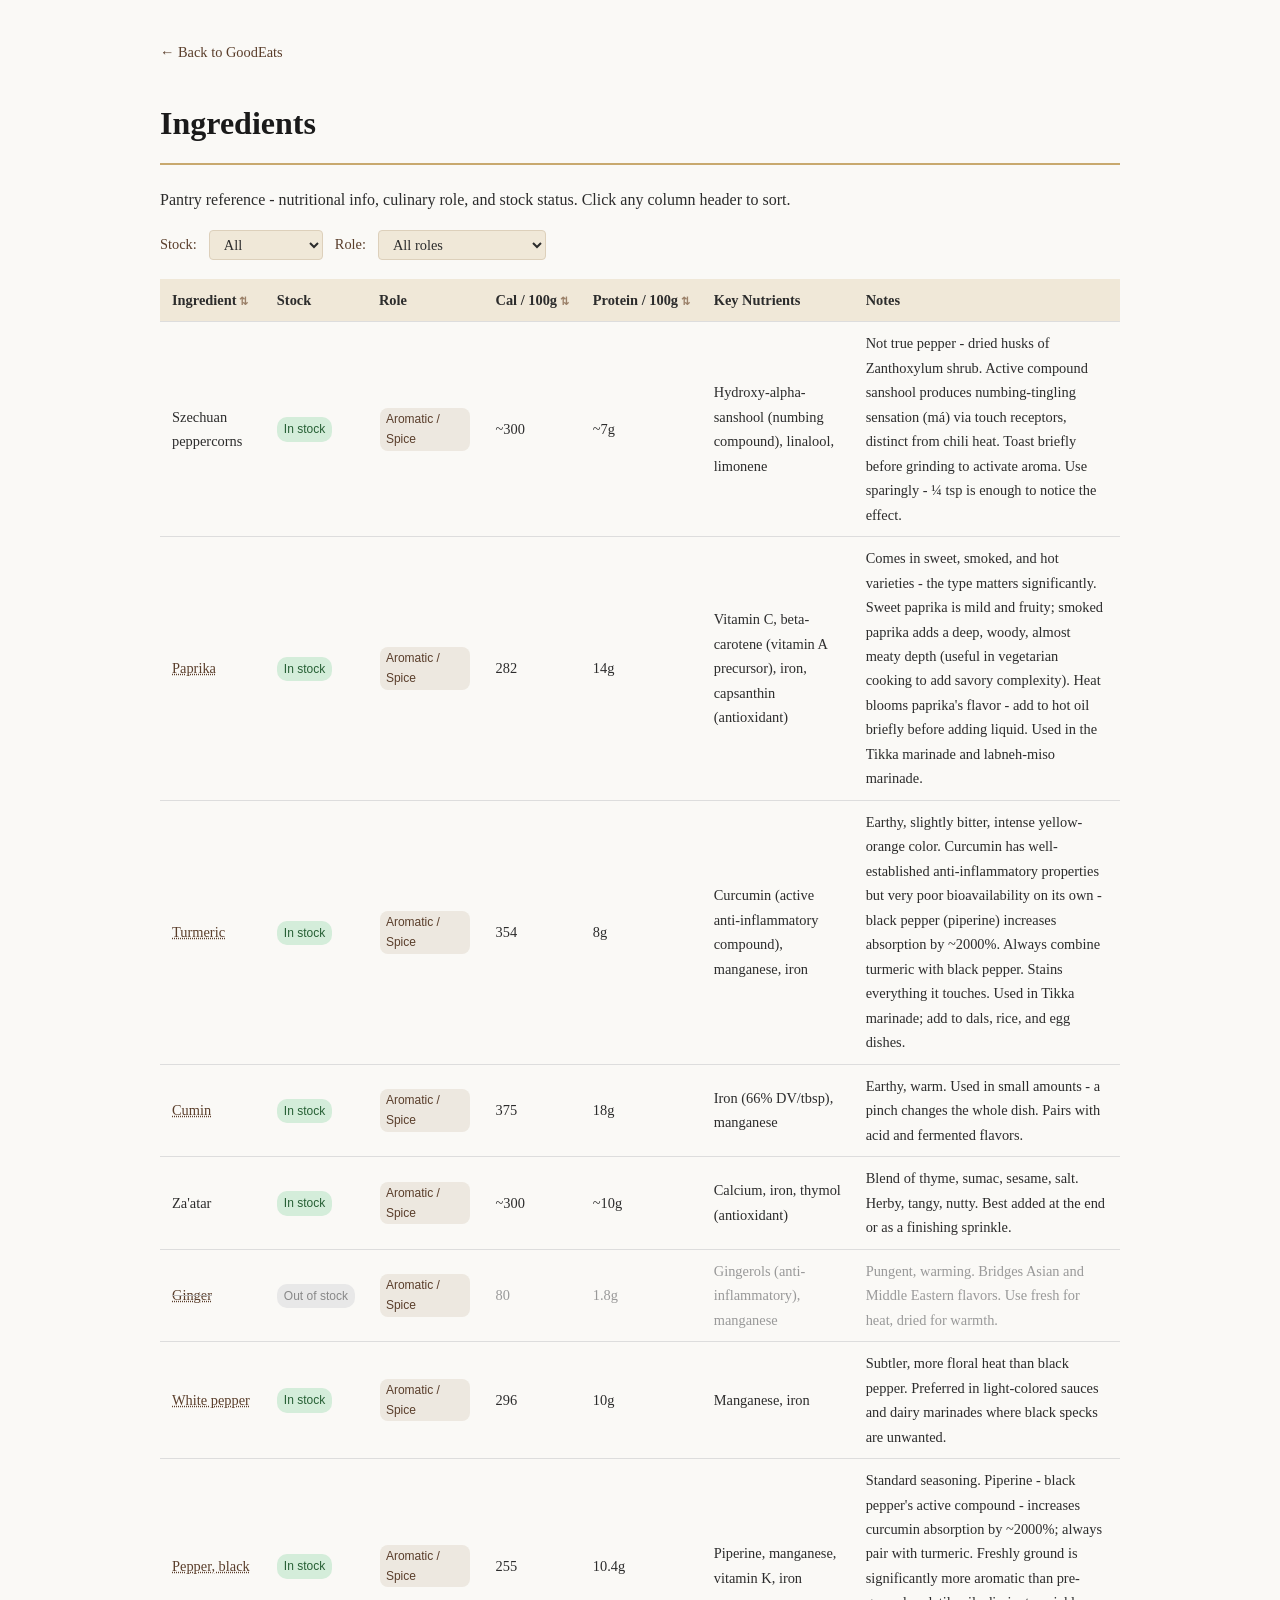
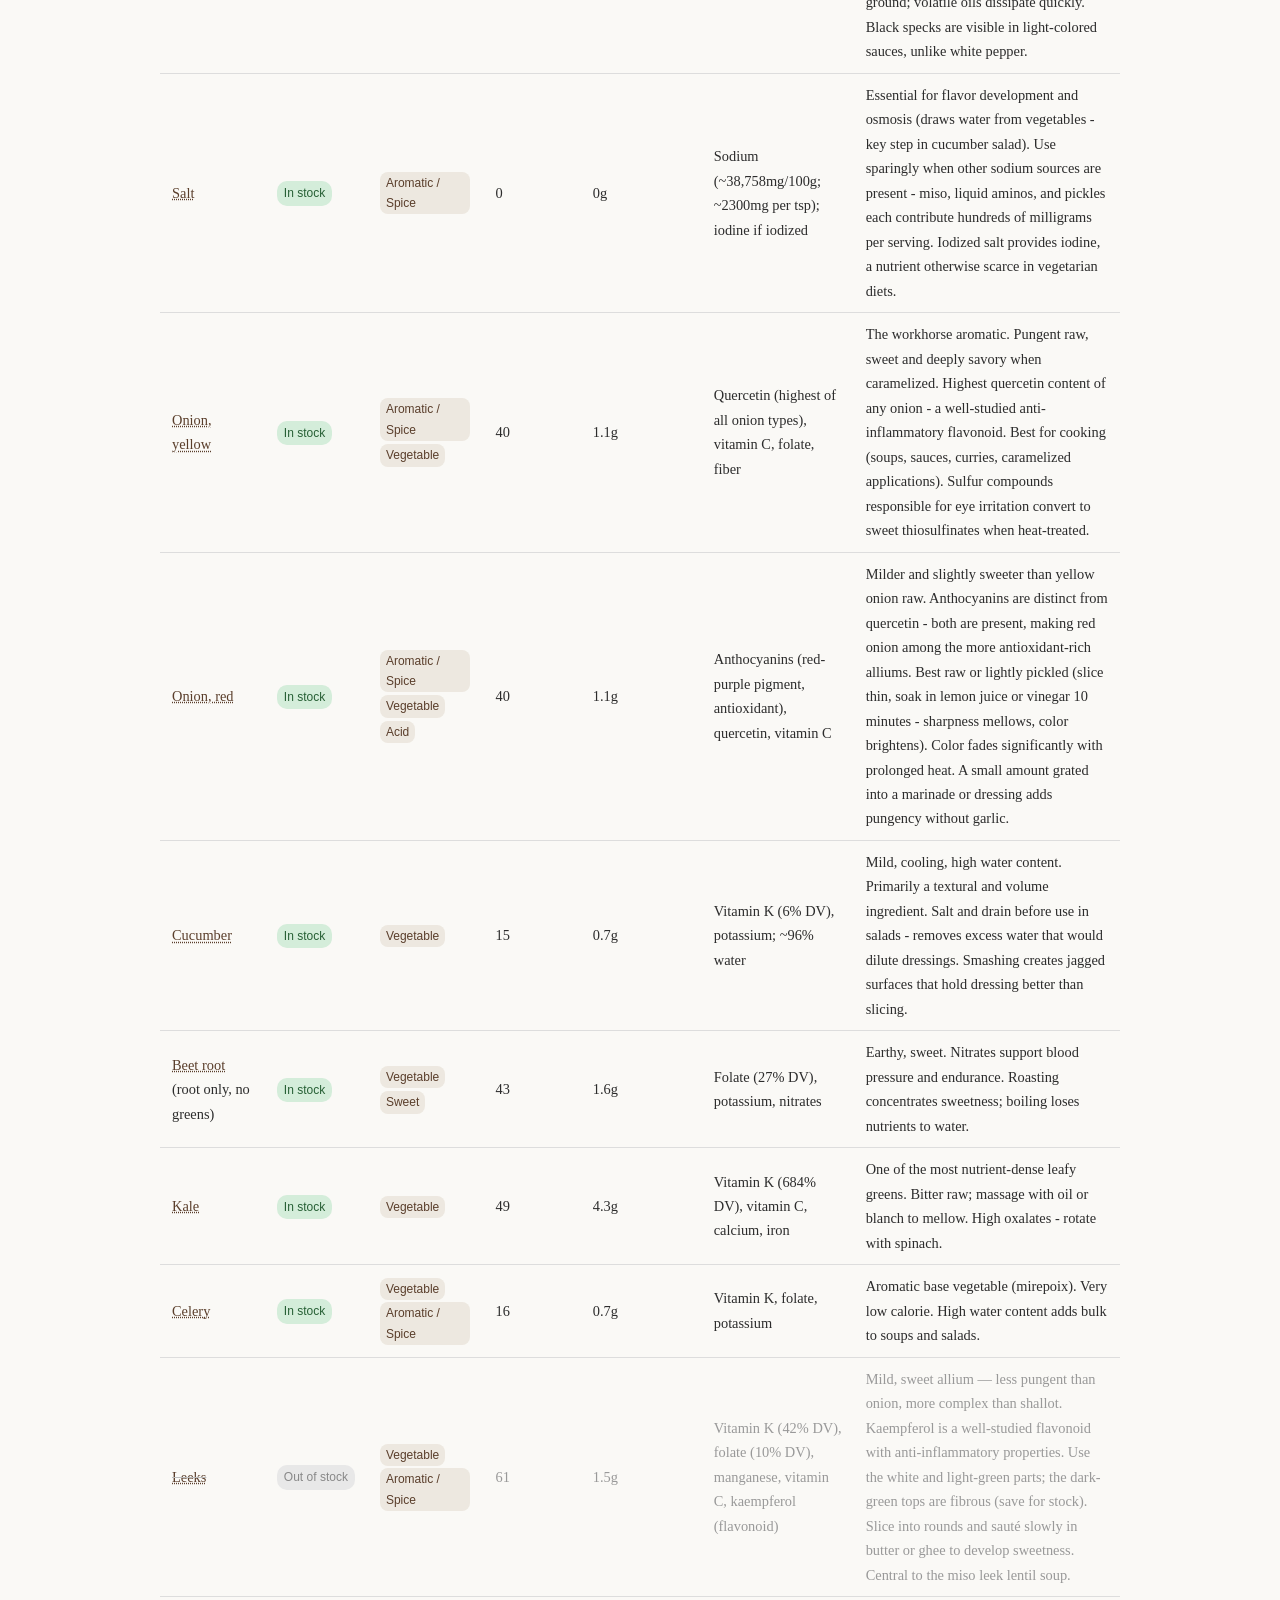
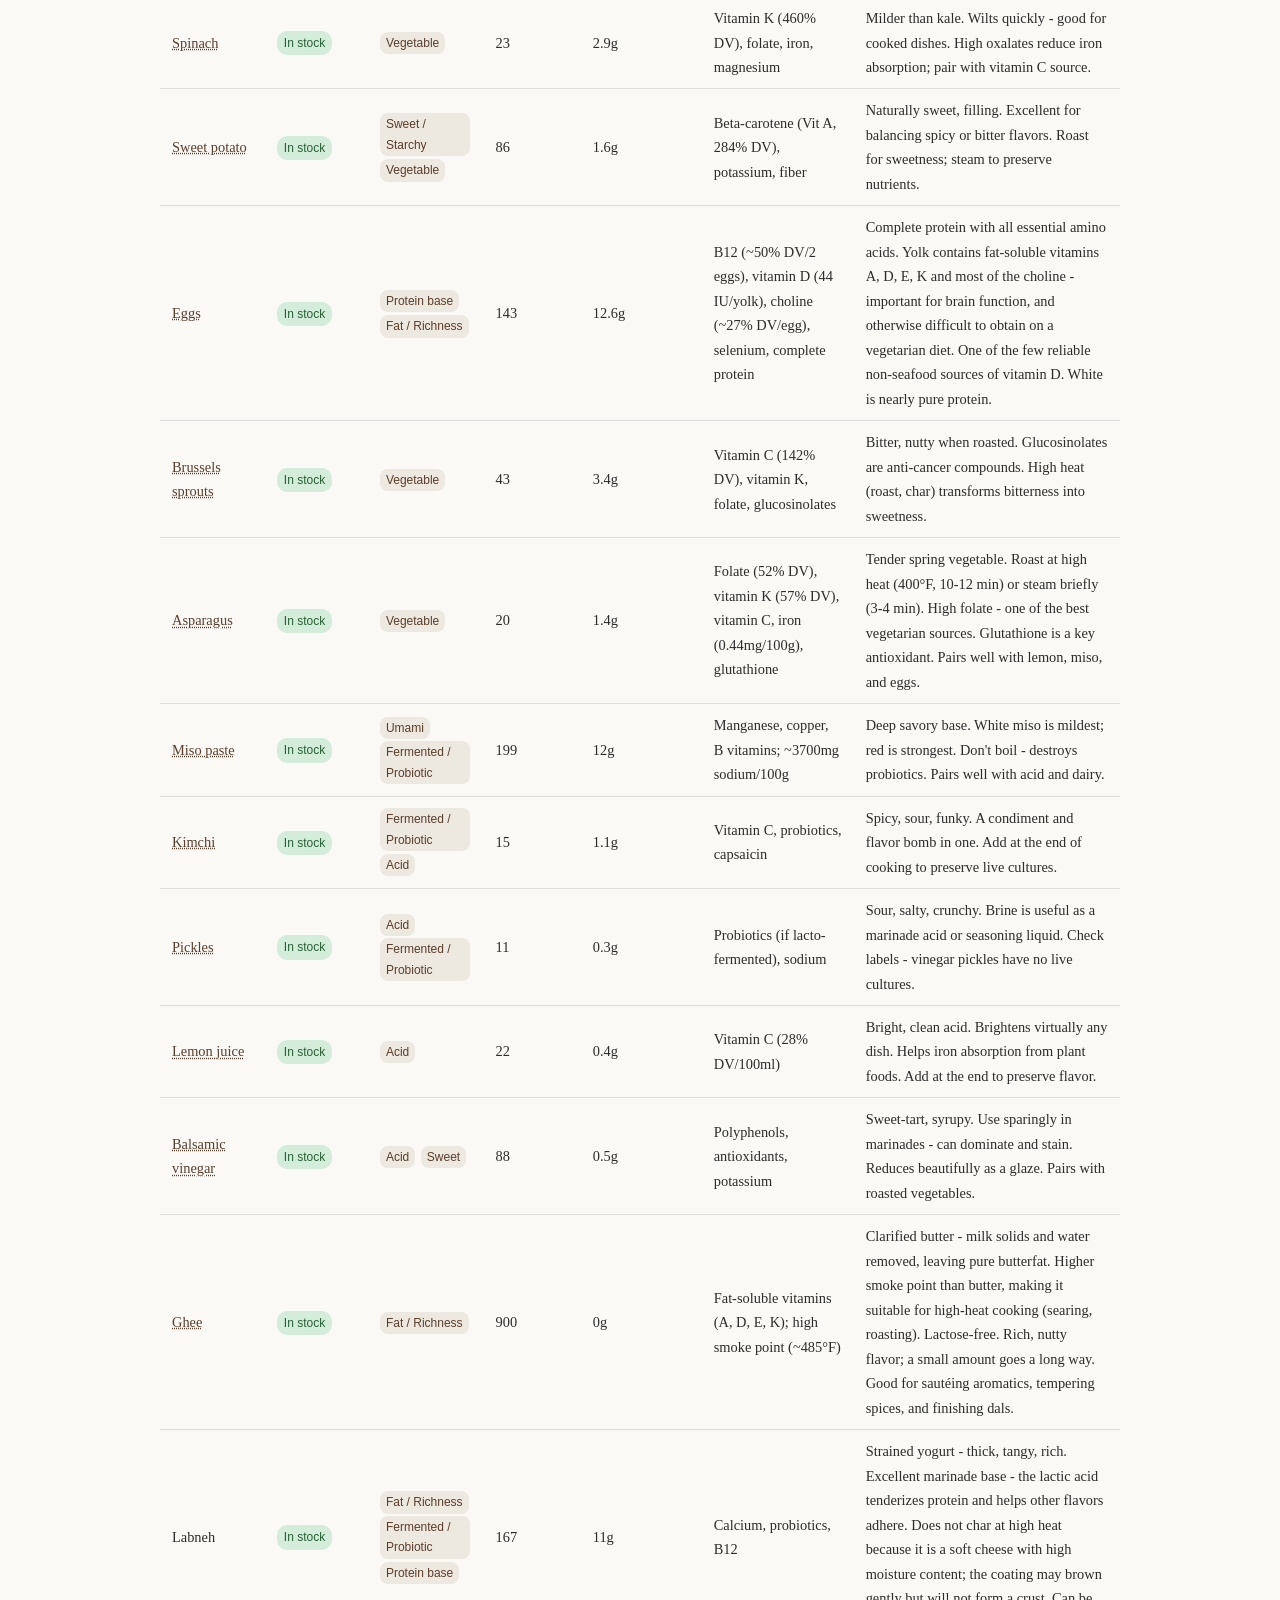
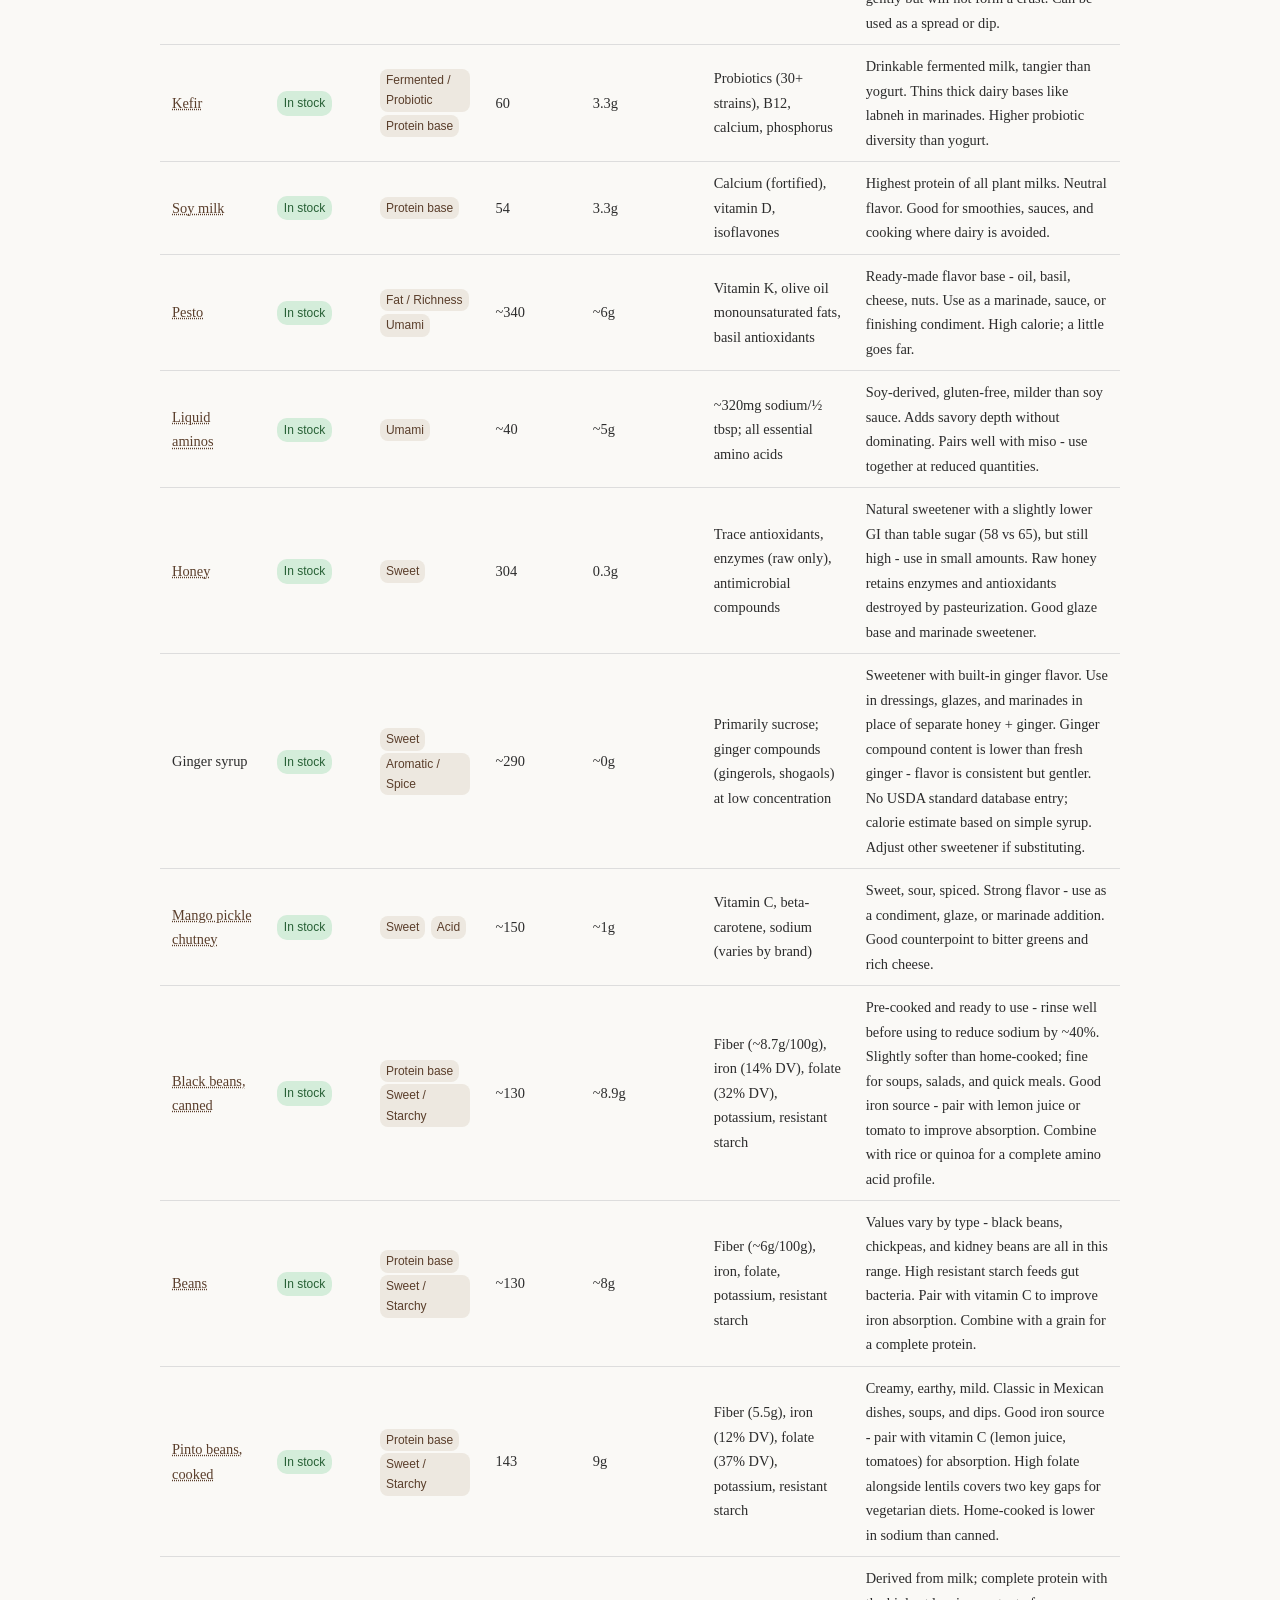
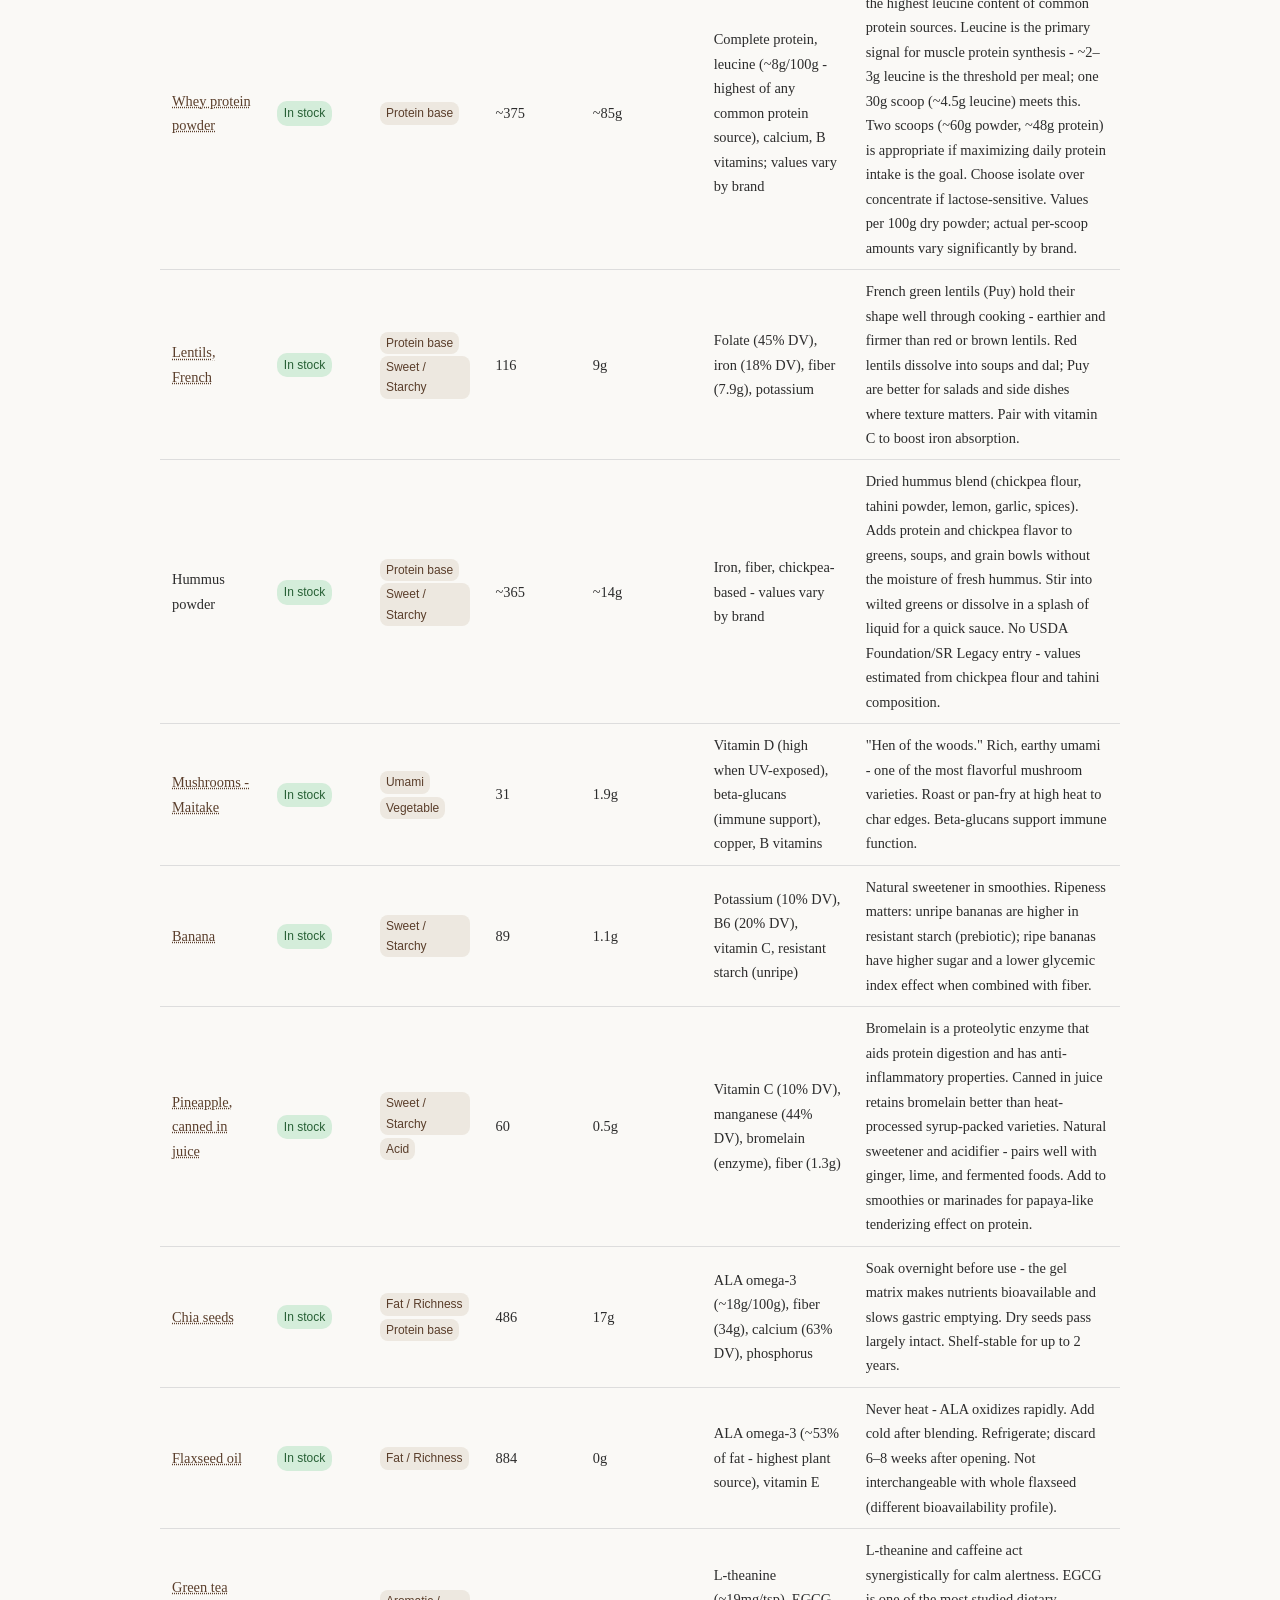
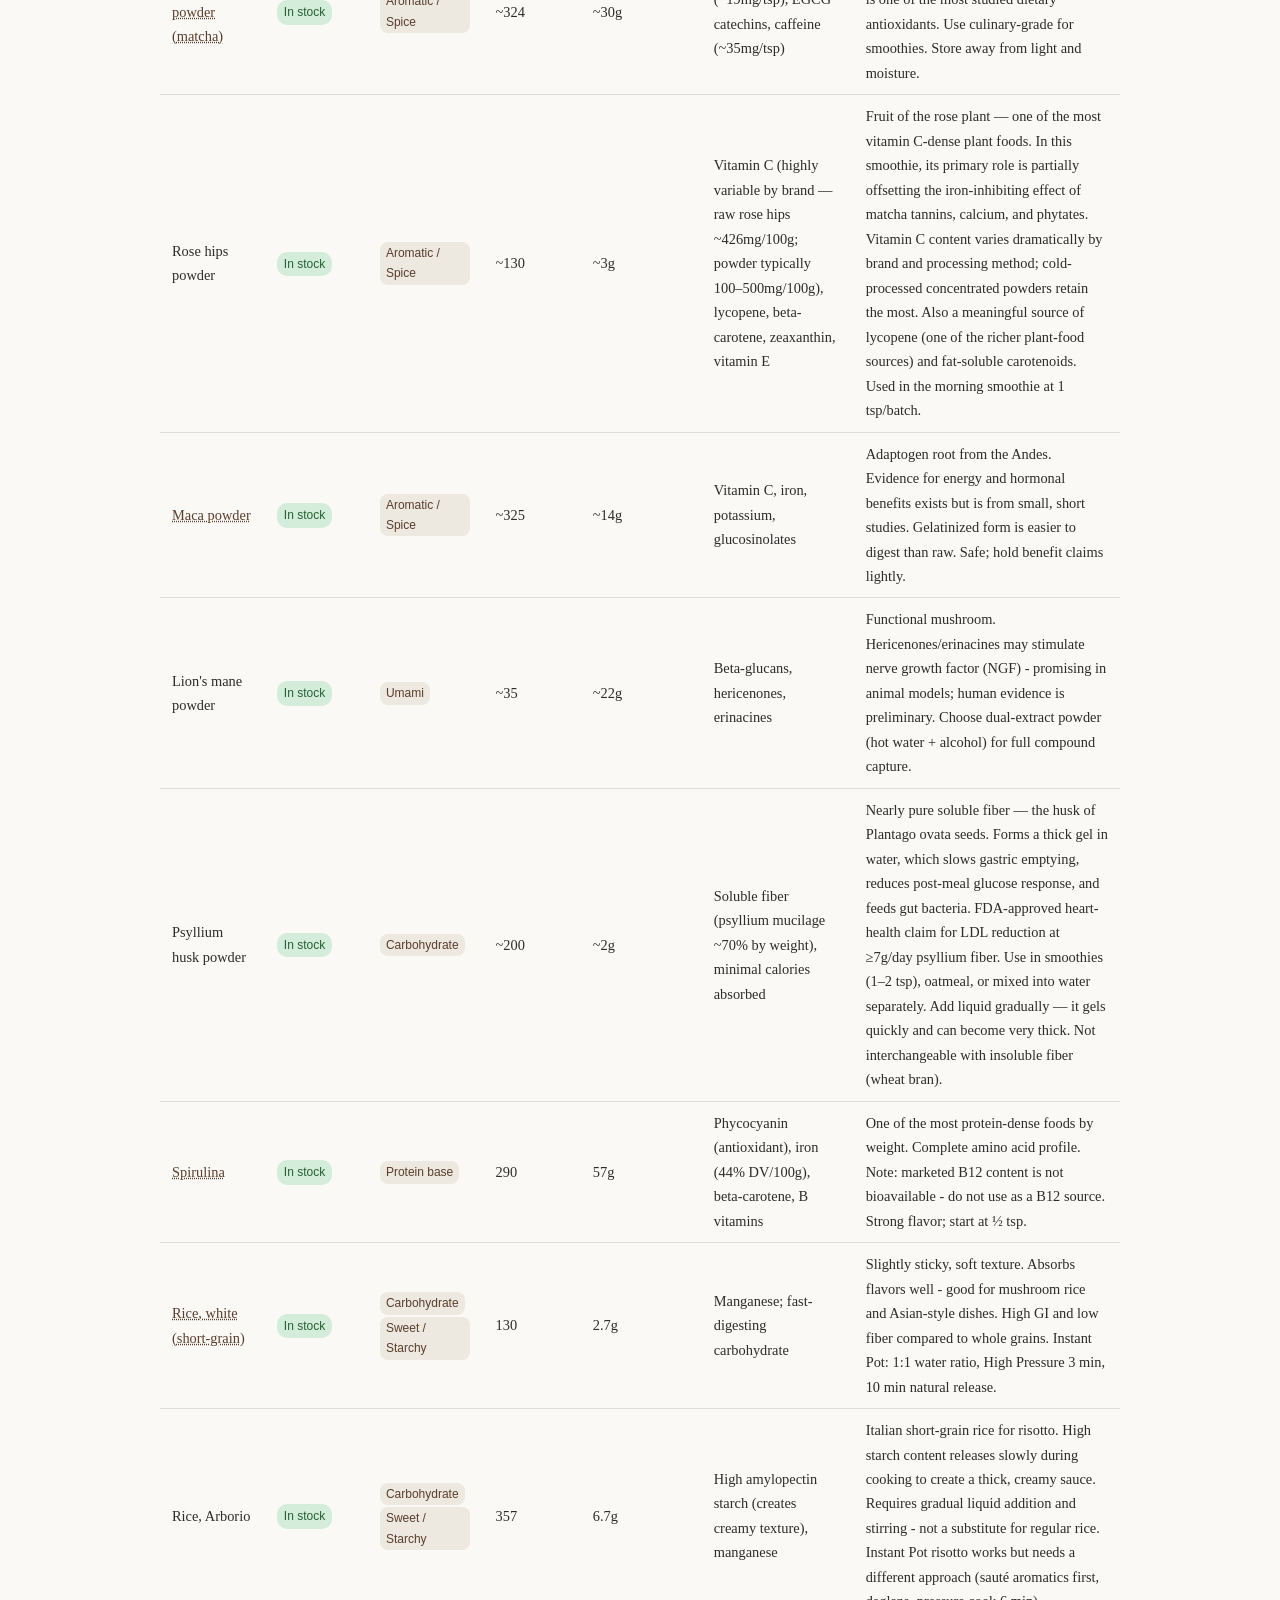
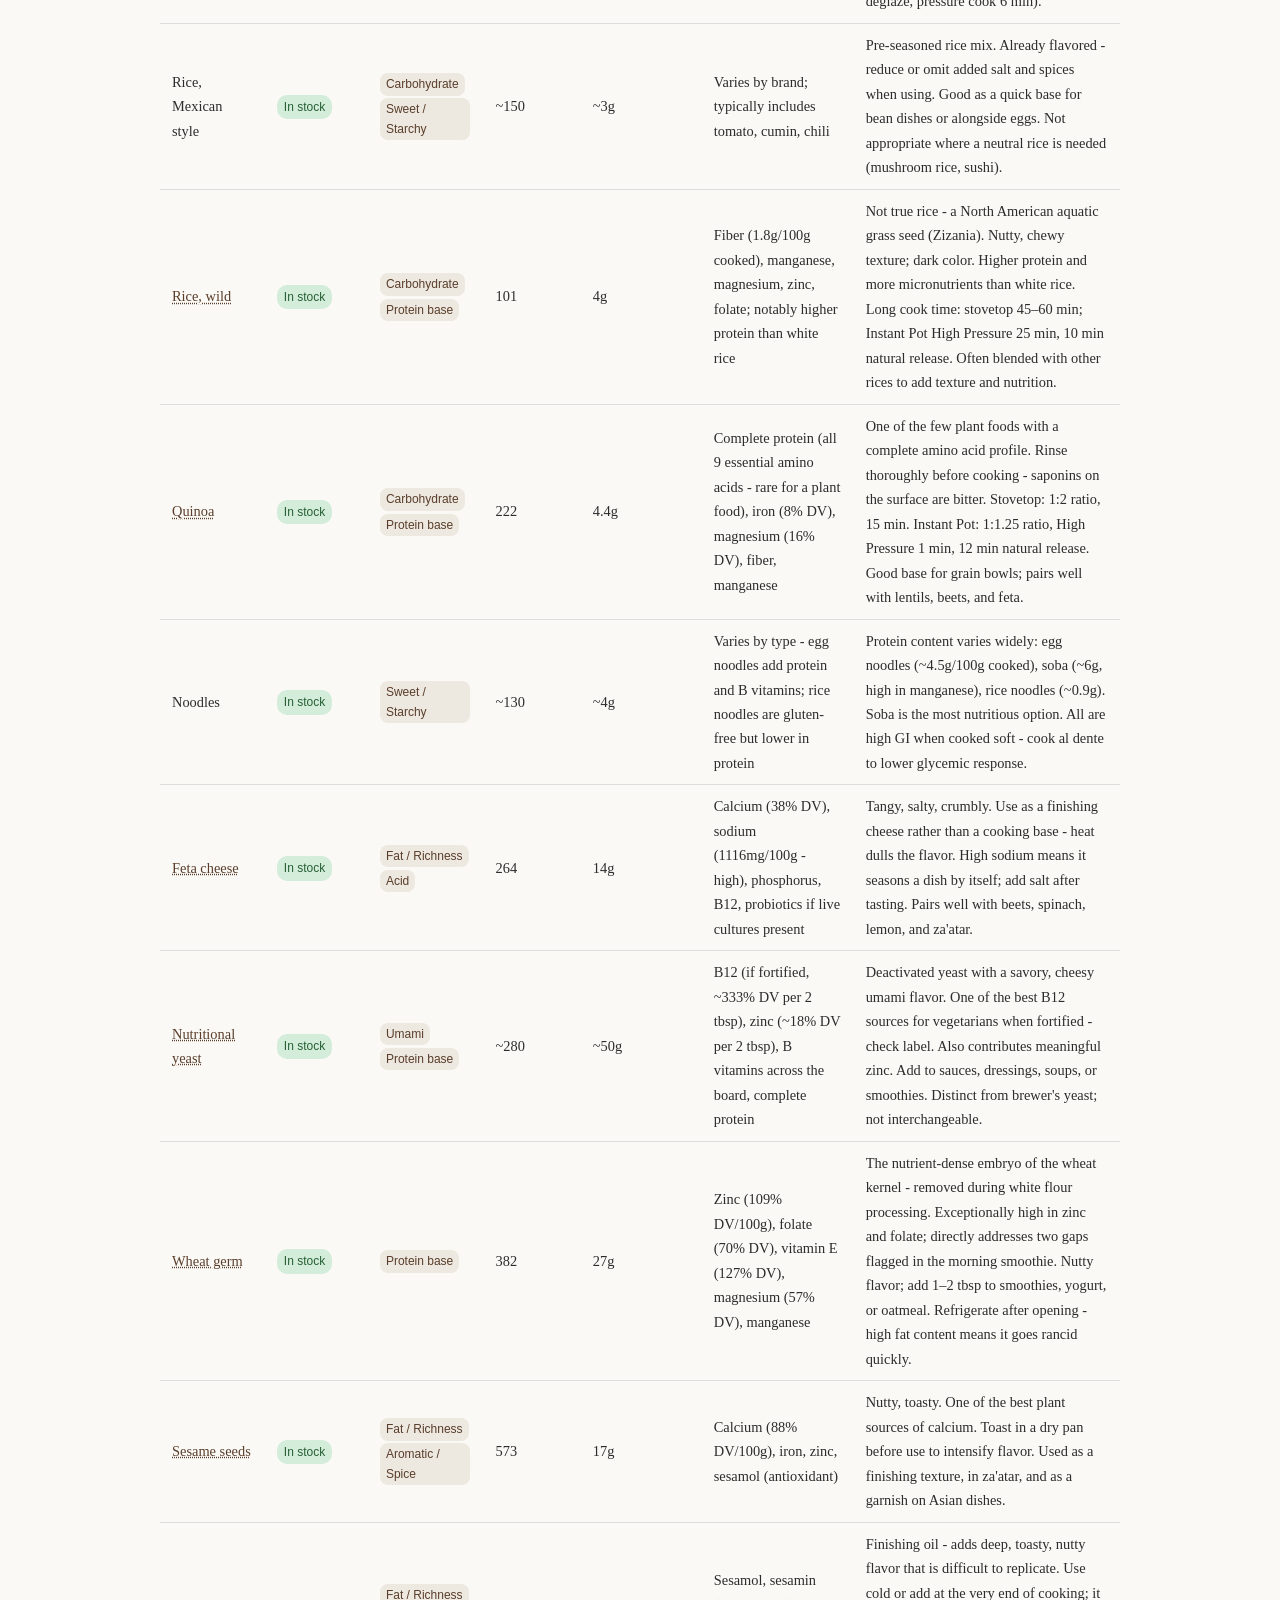
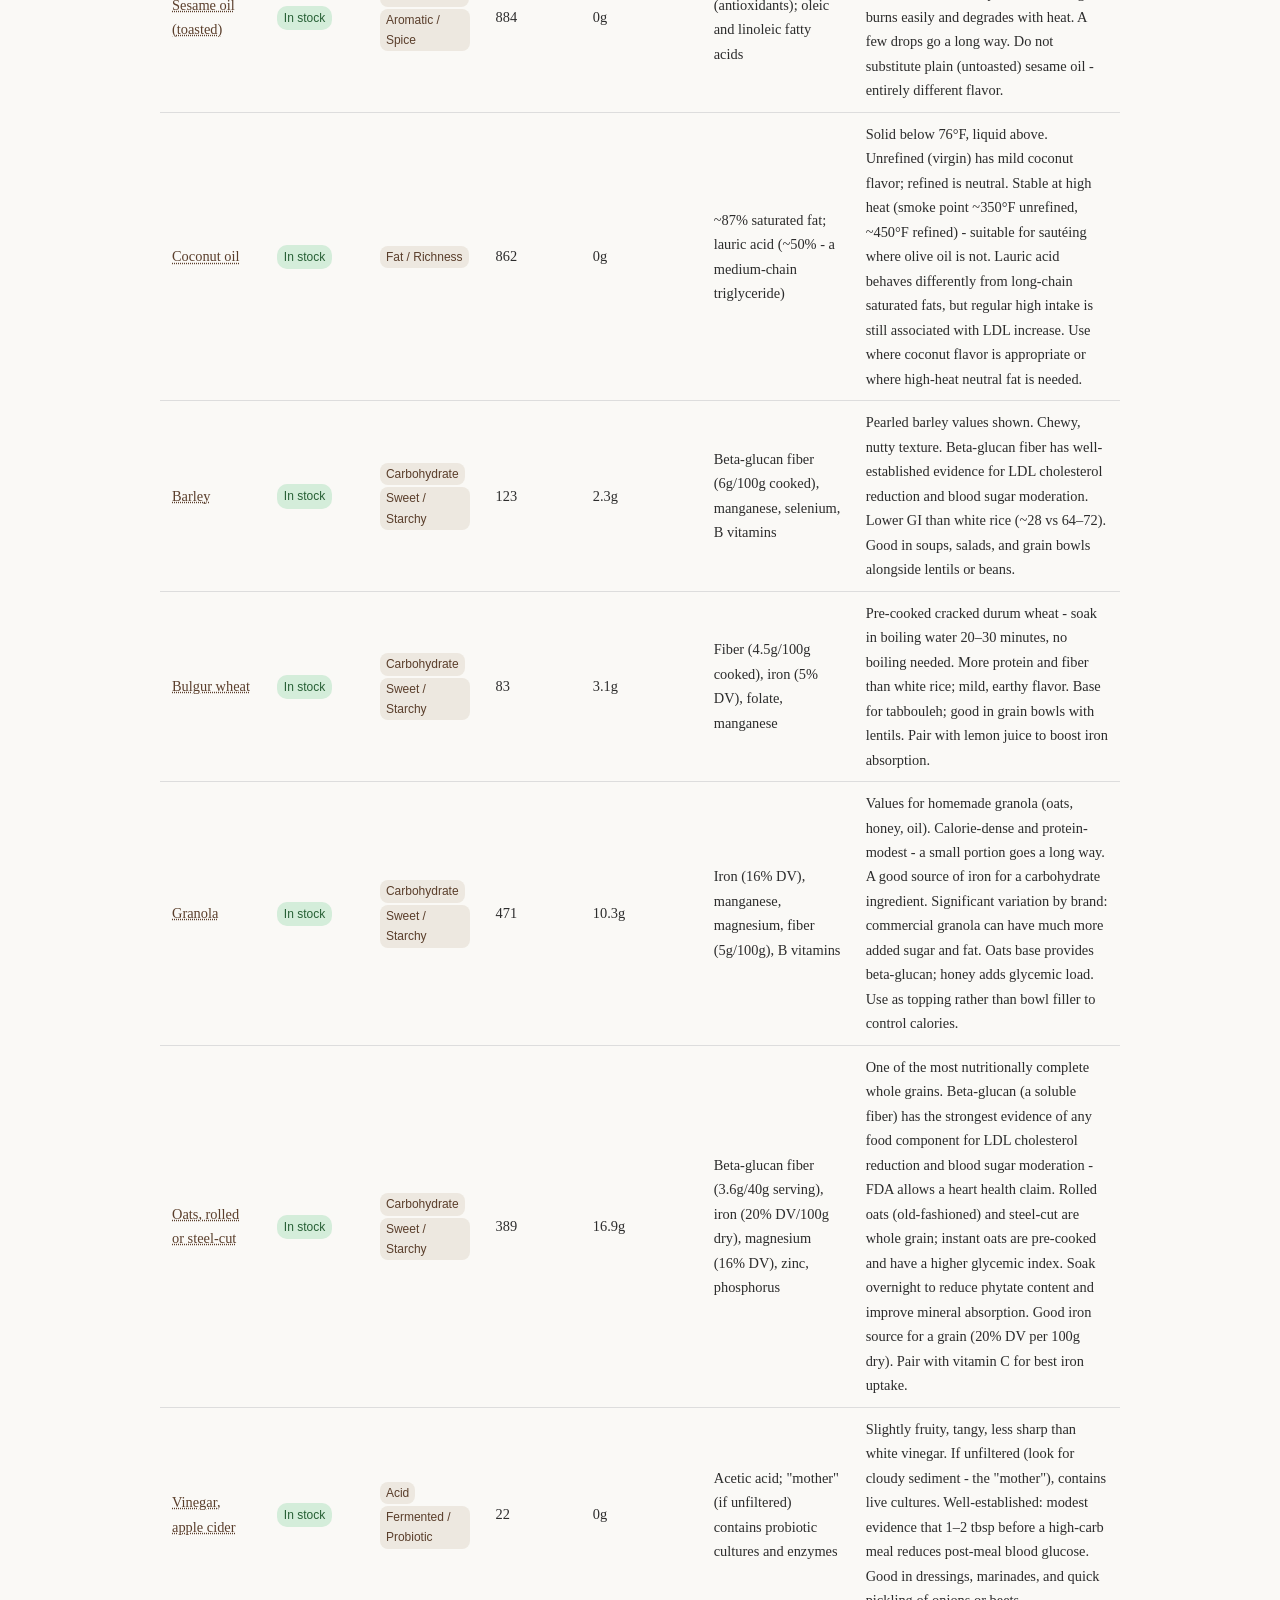
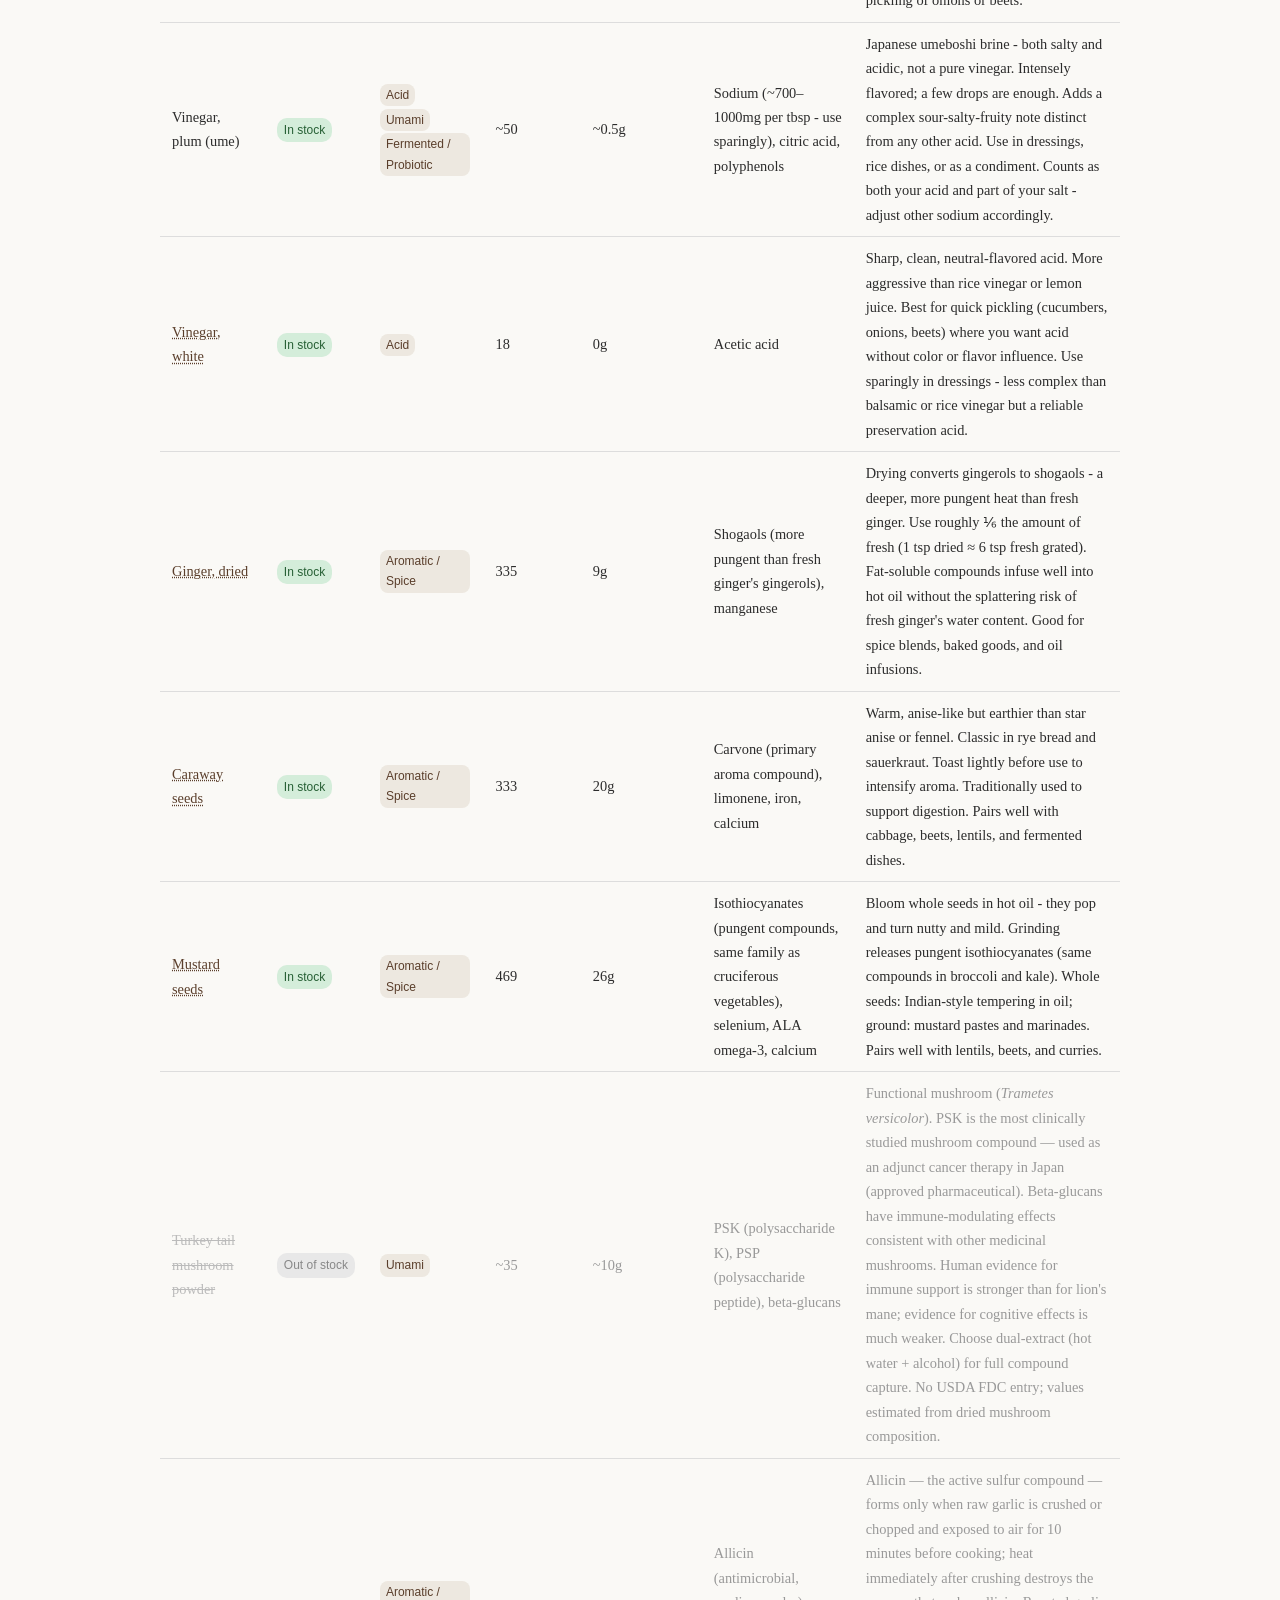
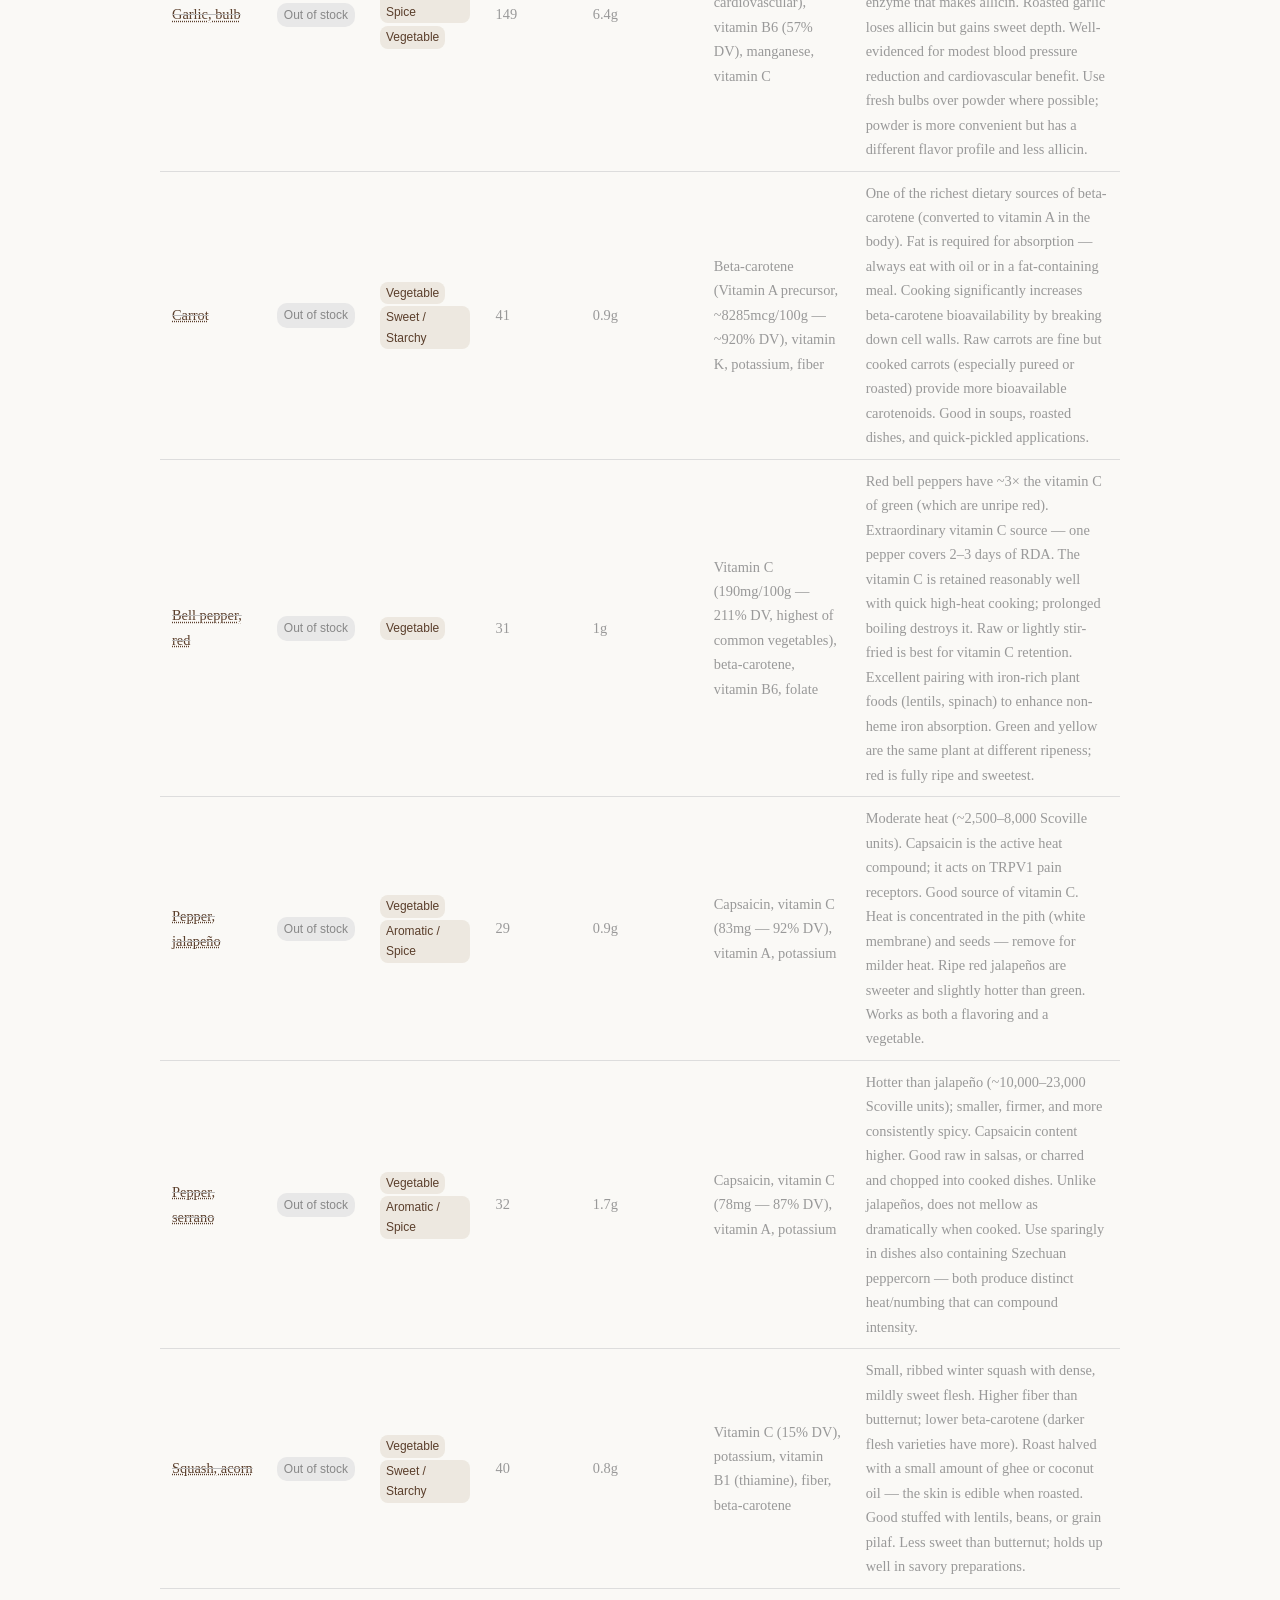
<file: docs/ingredients.html>
<!DOCTYPE html>
<html lang="en">
<head>
  <meta charset="UTF-8">
  <meta name="viewport" content="width=device-width, initial-scale=1.0">
  <title>Ingredients - GoodEats</title>
  <style>
    body {
      font-family: Georgia, serif;
      max-width: 960px;
      margin: 40px auto;
      padding: 0 20px;
      color: #2c2c2c;
      background: #faf9f6;
      line-height: 1.7;
    }
    nav { margin-bottom: 2rem; font-size: 0.9rem; }
    nav a { color: #5a3e2b; text-decoration: none; }
    nav a:hover { text-decoration: underline; }
    h1 {
      font-size: 2rem;
      border-bottom: 2px solid #c8a96e;
      padding-bottom: 12px;
      color: #1a1a1a;
    }
    h2 {
      font-size: 1.3rem;
      color: #5a3e2b;
      margin-top: 2rem;
    }
    .controls {
      display: flex;
      gap: 12px;
      flex-wrap: wrap;
      margin: 1rem 0 1.2rem;
      align-items: center;
      font-size: 0.9rem;
    }
    .controls label { color: #5a3e2b; }
    .controls select, .controls input {
      font-family: Georgia, serif;
      font-size: 0.9rem;
      padding: 5px 10px;
      border: 1px solid #ddd0bb;
      border-radius: 4px;
      background: #f0e8d8;
      color: #2c2c2c;
    }
    table {
      width: 100%;
      border-collapse: collapse;
      margin: 0.5rem 0;
      font-size: 0.9rem;
    }
    th, td {
      text-align: left;
      padding: 9px 12px;
      border-bottom: 1px solid #ddd;
    }
    th {
      background-color: #f0e8d8;
      font-weight: bold;
      white-space: nowrap;
    }
    th.sortable {
      cursor: pointer;
      user-select: none;
    }
    th.sortable:hover { background-color: #e8dcc8; }
    th.sortable::after { content: ' ⇅'; font-size: 0.75em; color: #9b8068; }
    th.sort-asc::after { content: ' ↑'; color: #5a3e2b; }
    th.sort-desc::after { content: ' ↓'; color: #5a3e2b; }
    tr:hover { background-color: #faf3e8; }
    tr.out-of-stock td { color: #999; }
    tr.out-of-stock td:first-child { text-decoration: line-through; color: #bbb; }
    .badge {
      display: inline-block;
      font-size: 0.75rem;
      padding: 2px 7px;
      border-radius: 10px;
      font-family: sans-serif;
      white-space: nowrap;
    }
    .badge-in  { background: #d4edda; color: #276035; }
    .badge-out { background: #e8e8e8; color: #888; }
    .role-tag {
      display: inline-block;
      font-size: 0.75rem;
      padding: 1px 6px;
      border-radius: 8px;
      margin: 1px;
      font-family: sans-serif;
      background: #ede8e0;
      color: #5a3e2b;
    }
    strong { color: #3b2a1a; }
    td a { color: #5a3e2b; text-decoration: underline dotted; }
    td a:hover { text-decoration: underline; }
    .note { font-size: 0.85rem; color: #6b5744; margin-top: 0.5rem; }
  </style>
</head>
<body>

  <nav><a href="index.html">← Back to GoodEats</a></nav>

  <h1>Ingredients</h1>
  <p>Pantry reference - nutritional info, culinary role, and stock status. Click any column header to sort.</p>

  <div class="controls">
    <label for="filter-stock">Stock:</label>
    <select id="filter-stock">
      <option value="all">All</option>
      <option value="in">In stock</option>
      <option value="out">Out of stock</option>
    </select>
    <label for="filter-role">Role:</label>
    <select id="filter-role">
      <option value="all">All roles</option>
      <option value="acid">Acid</option>
      <option value="carbohydrate">Carbohydrate</option>
      <option value="aromatic">Aromatic / Spice</option>
      <option value="fat">Fat / Richness</option>
      <option value="fermented">Fermented / Probiotic</option>
      <option value="protein">Protein base</option>
      <option value="sweet">Sweet / Starchy</option>
      <option value="umami">Umami</option>
      <option value="vegetable">Vegetable</option>
    </select>
  </div>

  <table id="ingredients-table">
    <thead>
      <tr>
        <th class="sortable" data-col="0">Ingredient</th>
        <th>Stock</th>
        <th>Role</th>
        <th class="sortable" data-col="3">Cal / 100g</th>
        <th class="sortable" data-col="4">Protein / 100g</th>
        <th>Key Nutrients</th>
        <th>Notes</th>
      </tr>
    </thead>
    <tbody>
      <!-- IN STOCK -->
      <tr data-stock="in" data-roles="aromatic">
        <td>Szechuan peppercorns</td>
        <td><span class="badge badge-in">In stock</span></td>
        <td><span class="role-tag">Aromatic / Spice</span></td>
        <td>~300</td>
        <td>~7g</td>
        <td>Hydroxy-alpha-sanshool (numbing compound), linalool, limonene</td>
        <td>Not true pepper - dried husks of Zanthoxylum shrub. Active compound sanshool produces numbing-tingling sensation (má) via touch receptors, distinct from chili heat. Toast briefly before grinding to activate aroma. Use sparingly - ¼ tsp is enough to notice the effect.</td>
      </tr>
      <tr data-stock="in" data-roles="aromatic">
        <td><a href="https://fdc.nal.usda.gov/food-details/171329/nutrients" target="_blank" rel="noopener">Paprika</a></td>
        <td><span class="badge badge-in">In stock</span></td>
        <td><span class="role-tag">Aromatic / Spice</span></td>
        <td>282</td>
        <td>14g</td>
        <td>Vitamin C, beta-carotene (vitamin A precursor), iron, capsanthin (antioxidant)</td>
        <td>Comes in sweet, smoked, and hot varieties - the type matters significantly. Sweet paprika is mild and fruity; smoked paprika adds a deep, woody, almost meaty depth (useful in vegetarian cooking to add savory complexity). Heat blooms paprika's flavor - add to hot oil briefly before adding liquid. Used in the Tikka marinade and labneh-miso marinade.</td>
      </tr>
      <tr data-stock="in" data-roles="aromatic">
        <td><a href="https://fdc.nal.usda.gov/food-details/172231/nutrients" target="_blank" rel="noopener">Turmeric</a></td>
        <td><span class="badge badge-in">In stock</span></td>
        <td><span class="role-tag">Aromatic / Spice</span></td>
        <td>354</td>
        <td>8g</td>
        <td>Curcumin (active anti-inflammatory compound), manganese, iron</td>
        <td>Earthy, slightly bitter, intense yellow-orange color. Curcumin has well-established anti-inflammatory properties but very poor bioavailability on its own - black pepper (piperine) increases absorption by ~2000%. Always combine turmeric with black pepper. Stains everything it touches. Used in Tikka marinade; add to dals, rice, and egg dishes.</td>
      </tr>
      <tr data-stock="in" data-roles="aromatic">
        <td><a href="https://fdc.nal.usda.gov/food-details/170923/nutrients" target="_blank" rel="noopener">Cumin</a></td>
        <td><span class="badge badge-in">In stock</span></td>
        <td><span class="role-tag">Aromatic / Spice</span></td>
        <td>375</td>
        <td>18g</td>
        <td>Iron (66% DV/tbsp), manganese</td>
        <td>Earthy, warm. Used in small amounts - a pinch changes the whole dish. Pairs with acid and fermented flavors.</td>
      </tr>
      <tr data-stock="in" data-roles="aromatic">
        <td>Za'atar</td>
        <td><span class="badge badge-in">In stock</span></td>
        <td><span class="role-tag">Aromatic / Spice</span></td>
        <td>~300</td>
        <td>~10g</td>
        <td>Calcium, iron, thymol (antioxidant)</td>
        <td>Blend of thyme, sumac, sesame, salt. Herby, tangy, nutty. Best added at the end or as a finishing sprinkle.</td>
      </tr>
      <tr data-stock="out" data-roles="aromatic" class="out-of-stock">
        <td><a href="https://fdc.nal.usda.gov/food-details/169231/nutrients" target="_blank" rel="noopener">Ginger</a></td>
        <td><span class="badge badge-out">Out of stock</span></td>
        <td><span class="role-tag">Aromatic / Spice</span></td>
        <td>80</td>
        <td>1.8g</td>
        <td>Gingerols (anti-inflammatory), manganese</td>
        <td>Pungent, warming. Bridges Asian and Middle Eastern flavors. Use fresh for heat, dried for warmth.</td>
      </tr>
      <tr data-stock="in" data-roles="aromatic">
        <td><a href="https://fdc.nal.usda.gov/food-details/170933/nutrients" target="_blank" rel="noopener">White pepper</a></td>
        <td><span class="badge badge-in">In stock</span></td>
        <td><span class="role-tag">Aromatic / Spice</span></td>
        <td>296</td>
        <td>10g</td>
        <td>Manganese, iron</td>
        <td>Subtler, more floral heat than black pepper. Preferred in light-colored sauces and dairy marinades where black specks are unwanted.</td>
      </tr>
      <tr data-stock="in" data-roles="aromatic">
        <td><a href="https://fdc.nal.usda.gov/food-details/170931/nutrients" target="_blank" rel="noopener">Pepper, black</a></td>
        <td><span class="badge badge-in">In stock</span></td>
        <td><span class="role-tag">Aromatic / Spice</span></td>
        <td>255</td>
        <td>10.4g</td>
        <td>Piperine, manganese, vitamin K, iron</td>
        <td>Standard seasoning. Piperine - black pepper's active compound - increases curcumin absorption by ~2000%; always pair with turmeric. Freshly ground is significantly more aromatic than pre-ground; volatile oils dissipate quickly. Black specks are visible in light-colored sauces, unlike white pepper.</td>
      </tr>
      <tr data-stock="in" data-roles="aromatic">
        <td><a href="https://fdc.nal.usda.gov/food-details/173468/nutrients" target="_blank" rel="noopener">Salt</a></td>
        <td><span class="badge badge-in">In stock</span></td>
        <td><span class="role-tag">Aromatic / Spice</span></td>
        <td>0</td>
        <td>0g</td>
        <td>Sodium (~38,758mg/100g; ~2300mg per tsp); iodine if iodized</td>
        <td>Essential for flavor development and osmosis (draws water from vegetables - key step in cucumber salad). Use sparingly when other sodium sources are present - miso, liquid aminos, and pickles each contribute hundreds of milligrams per serving. Iodized salt provides iodine, a nutrient otherwise scarce in vegetarian diets.</td>
      </tr>
      <tr data-stock="in" data-roles="aromatic vegetable">
        <td><a href="https://fdc.nal.usda.gov/food-details/790646/nutrients" target="_blank" rel="noopener">Onion, yellow</a></td>
        <td><span class="badge badge-in">In stock</span></td>
        <td><span class="role-tag">Aromatic / Spice</span> <span class="role-tag">Vegetable</span></td>
        <td>40</td>
        <td>1.1g</td>
        <td>Quercetin (highest of all onion types), vitamin C, folate, fiber</td>
        <td>The workhorse aromatic. Pungent raw, sweet and deeply savory when caramelized. Highest quercetin content of any onion - a well-studied anti-inflammatory flavonoid. Best for cooking (soups, sauces, curries, caramelized applications). Sulfur compounds responsible for eye irritation convert to sweet thiosulfinates when heat-treated.</td>
      </tr>
      <tr data-stock="in" data-roles="aromatic vegetable acid">
        <td><a href="https://fdc.nal.usda.gov/food-details/790577/nutrients" target="_blank" rel="noopener">Onion, red</a></td>
        <td><span class="badge badge-in">In stock</span></td>
        <td><span class="role-tag">Aromatic / Spice</span> <span class="role-tag">Vegetable</span> <span class="role-tag">Acid</span></td>
        <td>40</td>
        <td>1.1g</td>
        <td>Anthocyanins (red-purple pigment, antioxidant), quercetin, vitamin C</td>
        <td>Milder and slightly sweeter than yellow onion raw. Anthocyanins are distinct from quercetin - both are present, making red onion among the more antioxidant-rich alliums. Best raw or lightly pickled (slice thin, soak in lemon juice or vinegar 10 minutes - sharpness mellows, color brightens). Color fades significantly with prolonged heat. A small amount grated into a marinade or dressing adds pungency without garlic.</td>
      </tr>
      <tr data-stock="in" data-roles="vegetable">
        <td><a href="https://fdc.nal.usda.gov/food-details/169225/nutrients" target="_blank" rel="noopener">Cucumber</a></td>
        <td><span class="badge badge-in">In stock</span></td>
        <td><span class="role-tag">Vegetable</span></td>
        <td>15</td>
        <td>0.7g</td>
        <td>Vitamin K (6% DV), potassium; ~96% water</td>
        <td>Mild, cooling, high water content. Primarily a textural and volume ingredient. Salt and drain before use in salads - removes excess water that would dilute dressings. Smashing creates jagged surfaces that hold dressing better than slicing.</td>
      </tr>
      <tr data-stock="in" data-roles="vegetable">
        <td><a href="https://fdc.nal.usda.gov/food-details/2685576/nutrients" target="_blank" rel="noopener">Beet root</a> (root only, no greens)</td>
        <td><span class="badge badge-in">In stock</span></td>
        <td><span class="role-tag">Vegetable</span> <span class="role-tag">Sweet</span></td>
        <td>43</td>
        <td>1.6g</td>
        <td>Folate (27% DV), potassium, nitrates</td>
        <td>Earthy, sweet. Nitrates support blood pressure and endurance. Roasting concentrates sweetness; boiling loses nutrients to water.</td>
      </tr>
      <tr data-stock="in" data-roles="vegetable">
        <td><a href="https://fdc.nal.usda.gov/food-details/168421/nutrients" target="_blank" rel="noopener">Kale</a></td>
        <td><span class="badge badge-in">In stock</span></td>
        <td><span class="role-tag">Vegetable</span></td>
        <td>49</td>
        <td>4.3g</td>
        <td>Vitamin K (684% DV), vitamin C, calcium, iron</td>
        <td>One of the most nutrient-dense leafy greens. Bitter raw; massage with oil or blanch to mellow. High oxalates - rotate with spinach.</td>
      </tr>
      <tr data-stock="in" data-roles="vegetable">
        <td><a href="https://fdc.nal.usda.gov/food-details/2346405/nutrients" target="_blank" rel="noopener">Celery</a></td>
        <td><span class="badge badge-in">In stock</span></td>
        <td><span class="role-tag">Vegetable</span> <span class="role-tag">Aromatic / Spice</span></td>
        <td>16</td>
        <td>0.7g</td>
        <td>Vitamin K, folate, potassium</td>
        <td>Aromatic base vegetable (mirepoix). Very low calorie. High water content adds bulk to soups and salads.</td>
      </tr>
      <tr data-stock="out" data-roles="vegetable aromatic" class="out-of-stock">
        <td><a href="https://fdc.nal.usda.gov/food-details/168431/nutrients" target="_blank" rel="noopener">Leeks</a></td>
        <td><span class="badge badge-out">Out of stock</span></td>
        <td><span class="role-tag">Vegetable</span> <span class="role-tag">Aromatic / Spice</span></td>
        <td>61</td>
        <td>1.5g</td>
        <td>Vitamin K (42% DV), folate (10% DV), manganese, vitamin C, kaempferol (flavonoid)</td>
        <td>Mild, sweet allium — less pungent than onion, more complex than shallot. Kaempferol is a well-studied flavonoid with anti-inflammatory properties. Use the white and light-green parts; the dark-green tops are fibrous (save for stock). Slice into rounds and sauté slowly in butter or ghee to develop sweetness. Central to the miso leek lentil soup.</td>
      </tr>
      <tr data-stock="in" data-roles="vegetable">
        <td><a href="https://fdc.nal.usda.gov/food-details/168462/nutrients" target="_blank" rel="noopener">Spinach</a></td>
        <td><span class="badge badge-in">In stock</span></td>
        <td><span class="role-tag">Vegetable</span></td>
        <td>23</td>
        <td>2.9g</td>
        <td>Vitamin K (460% DV), folate, iron, magnesium</td>
        <td>Milder than kale. Wilts quickly - good for cooked dishes. High oxalates reduce iron absorption; pair with vitamin C source.</td>
      </tr>
      <tr data-stock="in" data-roles="sweet vegetable">
        <td><a href="https://fdc.nal.usda.gov/food-details/2346404/nutrients" target="_blank" rel="noopener">Sweet potato</a></td>
        <td><span class="badge badge-in">In stock</span></td>
        <td><span class="role-tag">Sweet / Starchy</span> <span class="role-tag">Vegetable</span></td>
        <td>86</td>
        <td>1.6g</td>
        <td>Beta-carotene (Vit A, 284% DV), potassium, fiber</td>
        <td>Naturally sweet, filling. Excellent for balancing spicy or bitter flavors. Roast for sweetness; steam to preserve nutrients.</td>
      </tr>
      <tr data-stock="in" data-roles="protein fat">
        <td><a href="https://fdc.nal.usda.gov/food-details/171287/nutrients" target="_blank" rel="noopener">Eggs</a></td>
        <td><span class="badge badge-in">In stock</span></td>
        <td><span class="role-tag">Protein base</span> <span class="role-tag">Fat / Richness</span></td>
        <td>143</td>
        <td>12.6g</td>
        <td>B12 (~50% DV/2 eggs), vitamin D (44 IU/yolk), choline (~27% DV/egg), selenium, complete protein</td>
        <td>Complete protein with all essential amino acids. Yolk contains fat-soluble vitamins A, D, E, K and most of the choline - important for brain function, and otherwise difficult to obtain on a vegetarian diet. One of the few reliable non-seafood sources of vitamin D. White is nearly pure protein.</td>
      </tr>
      <tr data-stock="in" data-roles="vegetable">
        <td><a href="https://fdc.nal.usda.gov/food-details/2685575/nutrients" target="_blank" rel="noopener">Brussels sprouts</a></td>
        <td><span class="badge badge-in">In stock</span></td>
        <td><span class="role-tag">Vegetable</span></td>
        <td>43</td>
        <td>3.4g</td>
        <td>Vitamin C (142% DV), vitamin K, folate, glucosinolates</td>
        <td>Bitter, nutty when roasted. Glucosinolates are anti-cancer compounds. High heat (roast, char) transforms bitterness into sweetness.</td>
      </tr>
      <tr data-stock="in" data-roles="vegetable">
        <td><a href="https://fdc.nal.usda.gov/food-details/2710823/nutrients" target="_blank" rel="noopener">Asparagus</a></td>
        <td><span class="badge badge-in">In stock</span></td>
        <td><span class="role-tag">Vegetable</span></td>
        <td>20</td>
        <td>1.4g</td>
        <td>Folate (52% DV), vitamin K (57% DV), vitamin C, iron (0.44mg/100g), glutathione</td>
        <td>Tender spring vegetable. Roast at high heat (400°F, 10-12 min) or steam briefly (3-4 min). High folate - one of the best vegetarian sources. Glutathione is a key antioxidant. Pairs well with lemon, miso, and eggs.</td>
      </tr>
      <tr data-stock="in" data-roles="fermented umami">
        <td><a href="https://fdc.nal.usda.gov/food-details/172442/nutrients" target="_blank" rel="noopener">Miso paste</a></td>
        <td><span class="badge badge-in">In stock</span></td>
        <td><span class="role-tag">Umami</span> <span class="role-tag">Fermented / Probiotic</span></td>
        <td>199</td>
        <td>12g</td>
        <td>Manganese, copper, B vitamins; ~3700mg sodium/100g</td>
        <td>Deep savory base. White miso is mildest; red is strongest. Don't boil - destroys probiotics. Pairs well with acid and dairy.</td>
      </tr>
      <tr data-stock="in" data-roles="fermented">
        <td><a href="https://fdc.nal.usda.gov/food-details/170392/nutrients" target="_blank" rel="noopener">Kimchi</a></td>
        <td><span class="badge badge-in">In stock</span></td>
        <td><span class="role-tag">Fermented / Probiotic</span> <span class="role-tag">Acid</span></td>
        <td>15</td>
        <td>1.1g</td>
        <td>Vitamin C, probiotics, capsaicin</td>
        <td>Spicy, sour, funky. A condiment and flavor bomb in one. Add at the end of cooking to preserve live cultures.</td>
      </tr>
      <tr data-stock="in" data-roles="fermented acid">
        <td><a href="https://fdc.nal.usda.gov/food-details/324653/nutrients" target="_blank" rel="noopener">Pickles</a></td>
        <td><span class="badge badge-in">In stock</span></td>
        <td><span class="role-tag">Acid</span> <span class="role-tag">Fermented / Probiotic</span></td>
        <td>11</td>
        <td>0.3g</td>
        <td>Probiotics (if lacto-fermented), sodium</td>
        <td>Sour, salty, crunchy. Brine is useful as a marinade acid or seasoning liquid. Check labels - vinegar pickles have no live cultures.</td>
      </tr>
      <tr data-stock="in" data-roles="acid">
        <td><a href="https://fdc.nal.usda.gov/food-details/167747/nutrients" target="_blank" rel="noopener">Lemon juice</a></td>
        <td><span class="badge badge-in">In stock</span></td>
        <td><span class="role-tag">Acid</span></td>
        <td>22</td>
        <td>0.4g</td>
        <td>Vitamin C (28% DV/100ml)</td>
        <td>Bright, clean acid. Brightens virtually any dish. Helps iron absorption from plant foods. Add at the end to preserve flavor.</td>
      </tr>
      <tr data-stock="in" data-roles="acid sweet">
        <td><a href="https://fdc.nal.usda.gov/food-details/172241/nutrients" target="_blank" rel="noopener">Balsamic vinegar</a></td>
        <td><span class="badge badge-in">In stock</span></td>
        <td><span class="role-tag">Acid</span> <span class="role-tag">Sweet</span></td>
        <td>88</td>
        <td>0.5g</td>
        <td>Polyphenols, antioxidants, potassium</td>
        <td>Sweet-tart, syrupy. Use sparingly in marinades - can dominate and stain. Reduces beautifully as a glaze. Pairs with roasted vegetables.</td>
      </tr>
      <tr data-stock="in" data-roles="fat">
        <td><a href="https://fdc.nal.usda.gov/food-details/171314/nutrients" target="_blank" rel="noopener">Ghee</a></td>
        <td><span class="badge badge-in">In stock</span></td>
        <td><span class="role-tag">Fat / Richness</span></td>
        <td>900</td>
        <td>0g</td>
        <td>Fat-soluble vitamins (A, D, E, K); high smoke point (~485°F)</td>
        <td>Clarified butter - milk solids and water removed, leaving pure butterfat. Higher smoke point than butter, making it suitable for high-heat cooking (searing, roasting). Lactose-free. Rich, nutty flavor; a small amount goes a long way. Good for sautéing aromatics, tempering spices, and finishing dals.</td>
      </tr>
      <tr data-stock="in" data-roles="fat fermented protein">
        <td>Labneh</td>
        <td><span class="badge badge-in">In stock</span></td>
        <td><span class="role-tag">Fat / Richness</span> <span class="role-tag">Fermented / Probiotic</span> <span class="role-tag">Protein base</span></td>
        <td>167</td>
        <td>11g</td>
        <td>Calcium, probiotics, B12</td>
        <td>Strained yogurt - thick, tangy, rich. Excellent marinade base - the lactic acid tenderizes protein and helps other flavors adhere. Does not char at high heat because it is a soft cheese with high moisture content; the coating may brown gently but will not form a crust. Can be used as a spread or dip.</td>
      </tr>
      <tr data-stock="in" data-roles="fermented protein">
        <td><a href="https://fdc.nal.usda.gov/food-details/170904/nutrients" target="_blank" rel="noopener">Kefir</a></td>
        <td><span class="badge badge-in">In stock</span></td>
        <td><span class="role-tag">Fermented / Probiotic</span> <span class="role-tag">Protein base</span></td>
        <td>60</td>
        <td>3.3g</td>
        <td>Probiotics (30+ strains), B12, calcium, phosphorus</td>
        <td>Drinkable fermented milk, tangier than yogurt. Thins thick dairy bases like labneh in marinades. Higher probiotic diversity than yogurt.</td>
      </tr>
      <tr data-stock="in" data-roles="protein">
        <td><a href="https://fdc.nal.usda.gov/food-details/1999630/nutrients" target="_blank" rel="noopener">Soy milk</a></td>
        <td><span class="badge badge-in">In stock</span></td>
        <td><span class="role-tag">Protein base</span></td>
        <td>54</td>
        <td>3.3g</td>
        <td>Calcium (fortified), vitamin D, isoflavones</td>
        <td>Highest protein of all plant milks. Neutral flavor. Good for smoothies, sauces, and cooking where dairy is avoided.</td>
      </tr>
      <tr data-stock="in" data-roles="fat umami">
        <td><a href="https://fdc.nal.usda.gov/food-details/171582/nutrients" target="_blank" rel="noopener">Pesto</a></td>
        <td><span class="badge badge-in">In stock</span></td>
        <td><span class="role-tag">Fat / Richness</span> <span class="role-tag">Umami</span></td>
        <td>~340</td>
        <td>~6g</td>
        <td>Vitamin K, olive oil monounsaturated fats, basil antioxidants</td>
        <td>Ready-made flavor base - oil, basil, cheese, nuts. Use as a marinade, sauce, or finishing condiment. High calorie; a little goes far.</td>
      </tr>
      <tr data-stock="in" data-roles="umami">
        <td><a href="https://fdc.nal.usda.gov/food-details/2189002/nutrients" target="_blank" rel="noopener">Liquid aminos</a></td>
        <td><span class="badge badge-in">In stock</span></td>
        <td><span class="role-tag">Umami</span></td>
        <td>~40</td>
        <td>~5g</td>
        <td>~320mg sodium/½ tbsp; all essential amino acids</td>
        <td>Soy-derived, gluten-free, milder than soy sauce. Adds savory depth without dominating. Pairs well with miso - use together at reduced quantities.</td>
      </tr>
      <tr data-stock="in" data-roles="sweet">
        <td><a href="https://fdc.nal.usda.gov/food-details/169640/nutrients" target="_blank" rel="noopener">Honey</a></td>
        <td><span class="badge badge-in">In stock</span></td>
        <td><span class="role-tag">Sweet</span></td>
        <td>304</td>
        <td>0.3g</td>
        <td>Trace antioxidants, enzymes (raw only), antimicrobial compounds</td>
        <td>Natural sweetener with a slightly lower GI than table sugar (58 vs 65), but still high - use in small amounts. Raw honey retains enzymes and antioxidants destroyed by pasteurization. Good glaze base and marinade sweetener.</td>
      </tr>
      <tr data-stock="in" data-roles="sweet aromatic">
        <td>Ginger syrup</td>
        <td><span class="badge badge-in">In stock</span></td>
        <td><span class="role-tag">Sweet</span> <span class="role-tag">Aromatic / Spice</span></td>
        <td>~290</td>
        <td>~0g</td>
        <td>Primarily sucrose; ginger compounds (gingerols, shogaols) at low concentration</td>
        <td>Sweetener with built-in ginger flavor. Use in dressings, glazes, and marinades in place of separate honey + ginger. Ginger compound content is lower than fresh ginger - flavor is consistent but gentler. No USDA standard database entry; calorie estimate based on simple syrup. Adjust other sweetener if substituting.</td>
      </tr>
      <tr data-stock="in" data-roles="sweet acid">
        <td><a href="https://fdc.nal.usda.gov/food-details/1908738/nutrients" target="_blank" rel="noopener">Mango pickle chutney</a></td>
        <td><span class="badge badge-in">In stock</span></td>
        <td><span class="role-tag">Sweet</span> <span class="role-tag">Acid</span></td>
        <td>~150</td>
        <td>~1g</td>
        <td>Vitamin C, beta-carotene, sodium (varies by brand)</td>
        <td>Sweet, sour, spiced. Strong flavor - use as a condiment, glaze, or marinade addition. Good counterpoint to bitter greens and rich cheese.</td>
      </tr>
      <tr data-stock="in" data-roles="protein sweet">
        <td><a href="https://fdc.nal.usda.gov/food-details/2644285/nutrients" target="_blank" rel="noopener">Black beans, canned</a></td>
        <td><span class="badge badge-in">In stock</span></td>
        <td><span class="role-tag">Protein base</span> <span class="role-tag">Sweet / Starchy</span></td>
        <td>~130</td>
        <td>~8.9g</td>
        <td>Fiber (~8.7g/100g), iron (14% DV), folate (32% DV), potassium, resistant starch</td>
        <td>Pre-cooked and ready to use - rinse well before using to reduce sodium by ~40%. Slightly softer than home-cooked; fine for soups, salads, and quick meals. Good iron source - pair with lemon juice or tomato to improve absorption. Combine with rice or quinoa for a complete amino acid profile.</td>
      </tr>
      <tr data-stock="in" data-roles="protein sweet">
        <td><a href="https://fdc.nal.usda.gov/food-details/175237/nutrients" target="_blank" rel="noopener">Beans</a></td>
        <td><span class="badge badge-in">In stock</span></td>
        <td><span class="role-tag">Protein base</span> <span class="role-tag">Sweet / Starchy</span></td>
        <td>~130</td>
        <td>~8g</td>
        <td>Fiber (~6g/100g), iron, folate, potassium, resistant starch</td>
        <td>Values vary by type - black beans, chickpeas, and kidney beans are all in this range. High resistant starch feeds gut bacteria. Pair with vitamin C to improve iron absorption. Combine with a grain for a complete protein.</td>
      </tr>
      <tr data-stock="in" data-roles="protein sweet">
        <td><a href="https://fdc.nal.usda.gov/food-details/175200/nutrients" target="_blank" rel="noopener">Pinto beans, cooked</a></td>
        <td><span class="badge badge-in">In stock</span></td>
        <td><span class="role-tag">Protein base</span> <span class="role-tag">Sweet / Starchy</span></td>
        <td>143</td>
        <td>9g</td>
        <td>Fiber (5.5g), iron (12% DV), folate (37% DV), potassium, resistant starch</td>
        <td>Creamy, earthy, mild. Classic in Mexican dishes, soups, and dips. Good iron source - pair with vitamin C (lemon juice, tomatoes) for absorption. High folate alongside lentils covers two key gaps for vegetarian diets. Home-cooked is lower in sodium than canned.</td>
      </tr>
      <tr data-stock="in" data-roles="protein">
        <td><a href="https://fdc.nal.usda.gov/food-details/173177/nutrients" target="_blank" rel="noopener">Whey protein powder</a></td>
        <td><span class="badge badge-in">In stock</span></td>
        <td><span class="role-tag">Protein base</span></td>
        <td>~375</td>
        <td>~85g</td>
        <td>Complete protein, leucine (~8g/100g - highest of any common protein source), calcium, B vitamins; values vary by brand</td>
        <td>Derived from milk; complete protein with the highest leucine content of common protein sources. Leucine is the primary signal for muscle protein synthesis - ~2–3g leucine is the threshold per meal; one 30g scoop (~4.5g leucine) meets this. Two scoops (~60g powder, ~48g protein) is appropriate if maximizing daily protein intake is the goal. Choose isolate over concentrate if lactose-sensitive. Values per 100g dry powder; actual per-scoop amounts vary significantly by brand.</td>
      </tr>
      <tr data-stock="in" data-roles="protein sweet">
        <td><a href="https://fdc.nal.usda.gov/food-details/175254/nutrients" target="_blank" rel="noopener">Lentils, French</a></td>
        <td><span class="badge badge-in">In stock</span></td>
        <td><span class="role-tag">Protein base</span> <span class="role-tag">Sweet / Starchy</span></td>
        <td>116</td>
        <td>9g</td>
        <td>Folate (45% DV), iron (18% DV), fiber (7.9g), potassium</td>
        <td>French green lentils (Puy) hold their shape well through cooking - earthier and firmer than red or brown lentils. Red lentils dissolve into soups and dal; Puy are better for salads and side dishes where texture matters. Pair with vitamin C to boost iron absorption.</td>
      </tr>
      <tr data-stock="in" data-roles="protein sweet">
        <td>Hummus powder</td>
        <td><span class="badge badge-in">In stock</span></td>
        <td><span class="role-tag">Protein base</span> <span class="role-tag">Sweet / Starchy</span></td>
        <td>~365</td>
        <td>~14g</td>
        <td>Iron, fiber, chickpea-based - values vary by brand</td>
        <td>Dried hummus blend (chickpea flour, tahini powder, lemon, garlic, spices). Adds protein and chickpea flavor to greens, soups, and grain bowls without the moisture of fresh hummus. Stir into wilted greens or dissolve in a splash of liquid for a quick sauce. No USDA Foundation/SR Legacy entry - values estimated from chickpea flour and tahini composition.</td>
      </tr>
      <tr data-stock="in" data-roles="umami vegetable">
        <td><a href="https://fdc.nal.usda.gov/food-details/169403/nutrients" target="_blank" rel="noopener">Mushrooms - Maitake</a></td>
        <td><span class="badge badge-in">In stock</span></td>
        <td><span class="role-tag">Umami</span> <span class="role-tag">Vegetable</span></td>
        <td>31</td>
        <td>1.9g</td>
        <td>Vitamin D (high when UV-exposed), beta-glucans (immune support), copper, B vitamins</td>
        <td>"Hen of the woods." Rich, earthy umami - one of the most flavorful mushroom varieties. Roast or pan-fry at high heat to char edges. Beta-glucans support immune function.</td>
      </tr>
      <tr data-stock="in" data-roles="sweet">
        <td><a href="https://fdc.nal.usda.gov/food-details/173944/nutrients" target="_blank" rel="noopener">Banana</a></td>
        <td><span class="badge badge-in">In stock</span></td>
        <td><span class="role-tag">Sweet / Starchy</span></td>
        <td>89</td>
        <td>1.1g</td>
        <td>Potassium (10% DV), B6 (20% DV), vitamin C, resistant starch (unripe)</td>
        <td>Natural sweetener in smoothies. Ripeness matters: unripe bananas are higher in resistant starch (prebiotic); ripe bananas have higher sugar and a lower glycemic index effect when combined with fiber.</td>
      </tr>
      <tr data-stock="in" data-roles="sweet acid">
        <td><a href="https://fdc.nal.usda.gov/food-details/167767/nutrients" target="_blank" rel="noopener">Pineapple, canned in juice</a></td>
        <td><span class="badge badge-in">In stock</span></td>
        <td><span class="role-tag">Sweet / Starchy</span> <span class="role-tag">Acid</span></td>
        <td>60</td>
        <td>0.5g</td>
        <td>Vitamin C (10% DV), manganese (44% DV), bromelain (enzyme), fiber (1.3g)</td>
        <td>Bromelain is a proteolytic enzyme that aids protein digestion and has anti-inflammatory properties. Canned in juice retains bromelain better than heat-processed syrup-packed varieties. Natural sweetener and acidifier - pairs well with ginger, lime, and fermented foods. Add to smoothies or marinades for papaya-like tenderizing effect on protein.</td>
      </tr>
      <tr data-stock="in" data-roles="fat">
        <td><a href="https://fdc.nal.usda.gov/food-details/170554/nutrients" target="_blank" rel="noopener">Chia seeds</a></td>
        <td><span class="badge badge-in">In stock</span></td>
        <td><span class="role-tag">Fat / Richness</span> <span class="role-tag">Protein base</span></td>
        <td>486</td>
        <td>17g</td>
        <td>ALA omega-3 (~18g/100g), fiber (34g), calcium (63% DV), phosphorus</td>
        <td>Soak overnight before use - the gel matrix makes nutrients bioavailable and slows gastric emptying. Dry seeds pass largely intact. Shelf-stable for up to 2 years.</td>
      </tr>
      <tr data-stock="in" data-roles="fat">
        <td><a href="https://fdc.nal.usda.gov/food-details/171442/nutrients" target="_blank" rel="noopener">Flaxseed oil</a></td>
        <td><span class="badge badge-in">In stock</span></td>
        <td><span class="role-tag">Fat / Richness</span></td>
        <td>884</td>
        <td>0g</td>
        <td>ALA omega-3 (~53% of fat - highest plant source), vitamin E</td>
        <td>Never heat - ALA oxidizes rapidly. Add cold after blending. Refrigerate; discard 6–8 weeks after opening. Not interchangeable with whole flaxseed (different bioavailability profile).</td>
      </tr>
      <tr data-stock="in" data-roles="aromatic">
        <td><a href="https://fdc.nal.usda.gov/food-details/2410354/nutrients" target="_blank" rel="noopener">Green tea powder (matcha)</a></td>
        <td><span class="badge badge-in">In stock</span></td>
        <td><span class="role-tag">Aromatic / Spice</span></td>
        <td>~324</td>
        <td>~30g</td>
        <td>L-theanine (~19mg/tsp), EGCG catechins, caffeine (~35mg/tsp)</td>
        <td>L-theanine and caffeine act synergistically for calm alertness. EGCG is one of the most studied dietary antioxidants. Use culinary-grade for smoothies. Store away from light and moisture.</td>
      </tr>
      <tr data-stock="in" data-roles="aromatic">
        <td>Rose hips powder</td>
        <td><span class="badge badge-in">In stock</span></td>
        <td><span class="role-tag">Aromatic / Spice</span></td>
        <td>~130</td>
        <td>~3g</td>
        <td>Vitamin C (highly variable by brand — raw rose hips ~426mg/100g; powder typically 100–500mg/100g), lycopene, beta-carotene, zeaxanthin, vitamin E</td>
        <td>Fruit of the rose plant — one of the most vitamin C-dense plant foods. In this smoothie, its primary role is partially offsetting the iron-inhibiting effect of matcha tannins, calcium, and phytates. Vitamin C content varies dramatically by brand and processing method; cold-processed concentrated powders retain the most. Also a meaningful source of lycopene (one of the richer plant-food sources) and fat-soluble carotenoids. Used in the morning smoothie at 1 tsp/batch.</td>
      </tr>
      <tr data-stock="in" data-roles="aromatic">
        <td><a href="https://fdc.nal.usda.gov/food-details/2593929/nutrients" target="_blank" rel="noopener">Maca powder</a></td>
        <td><span class="badge badge-in">In stock</span></td>
        <td><span class="role-tag">Aromatic / Spice</span></td>
        <td>~325</td>
        <td>~14g</td>
        <td>Vitamin C, iron, potassium, glucosinolates</td>
        <td>Adaptogen root from the Andes. Evidence for energy and hormonal benefits exists but is from small, short studies. Gelatinized form is easier to digest than raw. Safe; hold benefit claims lightly.</td>
      </tr>
      <tr data-stock="in" data-roles="umami">
        <td>Lion's mane powder</td>
        <td><span class="badge badge-in">In stock</span></td>
        <td><span class="role-tag">Umami</span></td>
        <td>~35</td>
        <td>~22g</td>
        <td>Beta-glucans, hericenones, erinacines</td>
        <td>Functional mushroom. Hericenones/erinacines may stimulate nerve growth factor (NGF) - promising in animal models; human evidence is preliminary. Choose dual-extract powder (hot water + alcohol) for full compound capture.</td>
      </tr>
      <tr data-stock="in" data-roles="protein">
        <td>Psyllium husk powder</td>
        <td><span class="badge badge-in">In stock</span></td>
        <td><span class="role-tag">Carbohydrate</span></td>
        <td>~200</td>
        <td>~2g</td>
        <td>Soluble fiber (psyllium mucilage ~70% by weight), minimal calories absorbed</td>
        <td>Nearly pure soluble fiber — the husk of Plantago ovata seeds. Forms a thick gel in water, which slows gastric emptying, reduces post-meal glucose response, and feeds gut bacteria. FDA-approved heart-health claim for LDL reduction at ≥7g/day psyllium fiber. Use in smoothies (1–2 tsp), oatmeal, or mixed into water separately. Add liquid gradually — it gels quickly and can become very thick. Not interchangeable with insoluble fiber (wheat bran).</td>
      </tr>
      <tr data-stock="in" data-roles="protein">
        <td><a href="https://fdc.nal.usda.gov/food-details/170495/nutrients" target="_blank" rel="noopener">Spirulina</a></td>
        <td><span class="badge badge-in">In stock</span></td>
        <td><span class="role-tag">Protein base</span></td>
        <td>290</td>
        <td>57g</td>
        <td>Phycocyanin (antioxidant), iron (44% DV/100g), beta-carotene, B vitamins</td>
        <td>One of the most protein-dense foods by weight. Complete amino acid profile. Note: marketed B12 content is not bioavailable - do not use as a B12 source. Strong flavor; start at ½ tsp.</td>
      </tr>
      <tr data-stock="in" data-roles="sweet carbohydrate">
        <td><a href="https://fdc.nal.usda.gov/food-details/168932/nutrients" target="_blank" rel="noopener">Rice, white (short-grain)</a></td>
        <td><span class="badge badge-in">In stock</span></td>
        <td><span class="role-tag">Carbohydrate</span> <span class="role-tag">Sweet / Starchy</span></td>
        <td>130</td>
        <td>2.7g</td>
        <td>Manganese; fast-digesting carbohydrate</td>
        <td>Slightly sticky, soft texture. Absorbs flavors well - good for mushroom rice and Asian-style dishes. High GI and low fiber compared to whole grains. Instant Pot: 1:1 water ratio, High Pressure 3 min, 10 min natural release.</td>
      </tr>
      <tr data-stock="in" data-roles="sweet carbohydrate">
        <td>Rice, Arborio</td>
        <td><span class="badge badge-in">In stock</span></td>
        <td><span class="role-tag">Carbohydrate</span> <span class="role-tag">Sweet / Starchy</span></td>
        <td>357</td>
        <td>6.7g</td>
        <td>High amylopectin starch (creates creamy texture), manganese</td>
        <td>Italian short-grain rice for risotto. High starch content releases slowly during cooking to create a thick, creamy sauce. Requires gradual liquid addition and stirring - not a substitute for regular rice. Instant Pot risotto works but needs a different approach (sauté aromatics first, deglaze, pressure cook 6 min).</td>
      </tr>
      <tr data-stock="in" data-roles="sweet carbohydrate aromatic">
        <td>Rice, Mexican style</td>
        <td><span class="badge badge-in">In stock</span></td>
        <td><span class="role-tag">Carbohydrate</span> <span class="role-tag">Sweet / Starchy</span></td>
        <td>~150</td>
        <td>~3g</td>
        <td>Varies by brand; typically includes tomato, cumin, chili</td>
        <td>Pre-seasoned rice mix. Already flavored - reduce or omit added salt and spices when using. Good as a quick base for bean dishes or alongside eggs. Not appropriate where a neutral rice is needed (mushroom rice, sushi).</td>
      </tr>
      <tr data-stock="in" data-roles="sweet carbohydrate protein">
        <td><a href="https://fdc.nal.usda.gov/food-details/168897/nutrients" target="_blank" rel="noopener">Rice, wild</a></td>
        <td><span class="badge badge-in">In stock</span></td>
        <td><span class="role-tag">Carbohydrate</span> <span class="role-tag">Protein base</span></td>
        <td>101</td>
        <td>4g</td>
        <td>Fiber (1.8g/100g cooked), manganese, magnesium, zinc, folate; notably higher protein than white rice</td>
        <td>Not true rice - a North American aquatic grass seed (Zizania). Nutty, chewy texture; dark color. Higher protein and more micronutrients than white rice. Long cook time: stovetop 45–60 min; Instant Pot High Pressure 25 min, 10 min natural release. Often blended with other rices to add texture and nutrition.</td>
      </tr>
      <tr data-stock="in" data-roles="sweet carbohydrate protein">
        <td><a href="https://fdc.nal.usda.gov/food-details/168917/nutrients" target="_blank" rel="noopener">Quinoa</a></td>
        <td><span class="badge badge-in">In stock</span></td>
        <td><span class="role-tag">Carbohydrate</span> <span class="role-tag">Protein base</span></td>
        <td>222</td>
        <td>4.4g</td>
        <td>Complete protein (all 9 essential amino acids - rare for a plant food), iron (8% DV), magnesium (16% DV), fiber, manganese</td>
        <td>One of the few plant foods with a complete amino acid profile. Rinse thoroughly before cooking - saponins on the surface are bitter. Stovetop: 1:2 ratio, 15 min. Instant Pot: 1:1.25 ratio, High Pressure 1 min, 12 min natural release. Good base for grain bowls; pairs well with lentils, beets, and feta.</td>
      </tr>
      <tr data-stock="in" data-roles="sweet">
        <td>Noodles</td>
        <td><span class="badge badge-in">In stock</span></td>
        <td><span class="role-tag">Sweet / Starchy</span></td>
        <td>~130</td>
        <td>~4g</td>
        <td>Varies by type - egg noodles add protein and B vitamins; rice noodles are gluten-free but lower in protein</td>
        <td>Protein content varies widely: egg noodles (~4.5g/100g cooked), soba (~6g, high in manganese), rice noodles (~0.9g). Soba is the most nutritious option. All are high GI when cooked soft - cook al dente to lower glycemic response.</td>
      </tr>
      <tr data-stock="in" data-roles="fat protein">
        <td><a href="https://fdc.nal.usda.gov/food-details/173420/nutrients" target="_blank" rel="noopener">Feta cheese</a></td>
        <td><span class="badge badge-in">In stock</span></td>
        <td><span class="role-tag">Fat / Richness</span> <span class="role-tag">Acid</span></td>
        <td>264</td>
        <td>14g</td>
        <td>Calcium (38% DV), sodium (1116mg/100g - high), phosphorus, B12, probiotics if live cultures present</td>
        <td>Tangy, salty, crumbly. Use as a finishing cheese rather than a cooking base - heat dulls the flavor. High sodium means it seasons a dish by itself; add salt after tasting. Pairs well with beets, spinach, lemon, and za'atar.</td>
      </tr>
      <tr data-stock="in" data-roles="umami protein">
        <td><a href="https://fdc.nal.usda.gov/food-details/2421410/nutrients" target="_blank" rel="noopener">Nutritional yeast</a></td>
        <td><span class="badge badge-in">In stock</span></td>
        <td><span class="role-tag">Umami</span> <span class="role-tag">Protein base</span></td>
        <td>~280</td>
        <td>~50g</td>
        <td>B12 (if fortified, ~333% DV per 2 tbsp), zinc (~18% DV per 2 tbsp), B vitamins across the board, complete protein</td>
        <td>Deactivated yeast with a savory, cheesy umami flavor. One of the best B12 sources for vegetarians when fortified - check label. Also contributes meaningful zinc. Add to sauces, dressings, soups, or smoothies. Distinct from brewer's yeast; not interchangeable.</td>
      </tr>
      <tr data-stock="in" data-roles="protein">
        <td><a href="https://fdc.nal.usda.gov/food-details/173896/nutrients" target="_blank" rel="noopener">Wheat germ</a></td>
        <td><span class="badge badge-in">In stock</span></td>
        <td><span class="role-tag">Protein base</span></td>
        <td>382</td>
        <td>27g</td>
        <td>Zinc (109% DV/100g), folate (70% DV), vitamin E (127% DV), magnesium (57% DV), manganese</td>
        <td>The nutrient-dense embryo of the wheat kernel - removed during white flour processing. Exceptionally high in zinc and folate; directly addresses two gaps flagged in the morning smoothie. Nutty flavor; add 1–2 tbsp to smoothies, yogurt, or oatmeal. Refrigerate after opening - high fat content means it goes rancid quickly.</td>
      </tr>
      <tr data-stock="in" data-roles="fat aromatic">
        <td><a href="https://fdc.nal.usda.gov/food-details/170150/nutrients" target="_blank" rel="noopener">Sesame seeds</a></td>
        <td><span class="badge badge-in">In stock</span></td>
        <td><span class="role-tag">Fat / Richness</span> <span class="role-tag">Aromatic / Spice</span></td>
        <td>573</td>
        <td>17g</td>
        <td>Calcium (88% DV/100g), iron, zinc, sesamol (antioxidant)</td>
        <td>Nutty, toasty. One of the best plant sources of calcium. Toast in a dry pan before use to intensify flavor. Used as a finishing texture, in za'atar, and as a garnish on Asian dishes.</td>
      </tr>
      <tr data-stock="in" data-roles="fat aromatic">
        <td><a href="https://fdc.nal.usda.gov/food-details/171016/nutrients" target="_blank" rel="noopener">Sesame oil (toasted)</a></td>
        <td><span class="badge badge-in">In stock</span></td>
        <td><span class="role-tag">Fat / Richness</span> <span class="role-tag">Aromatic / Spice</span></td>
        <td>884</td>
        <td>0g</td>
        <td>Sesamol, sesamin (antioxidants); oleic and linoleic fatty acids</td>
        <td>Finishing oil - adds deep, toasty, nutty flavor that is difficult to replicate. Use cold or add at the very end of cooking; it burns easily and degrades with heat. A few drops go a long way. Do not substitute plain (untoasted) sesame oil - entirely different flavor.</td>
      </tr>
      <tr data-stock="in" data-roles="fat">
        <td><a href="https://fdc.nal.usda.gov/food-details/171412/nutrients" target="_blank" rel="noopener">Coconut oil</a></td>
        <td><span class="badge badge-in">In stock</span></td>
        <td><span class="role-tag">Fat / Richness</span></td>
        <td>862</td>
        <td>0g</td>
        <td>~87% saturated fat; lauric acid (~50% - a medium-chain triglyceride)</td>
        <td>Solid below 76°F, liquid above. Unrefined (virgin) has mild coconut flavor; refined is neutral. Stable at high heat (smoke point ~350°F unrefined, ~450°F refined) - suitable for sautéing where olive oil is not. Lauric acid behaves differently from long-chain saturated fats, but regular high intake is still associated with LDL increase. Use where coconut flavor is appropriate or where high-heat neutral fat is needed.</td>
      </tr>
      <tr data-stock="in" data-roles="sweet carbohydrate">
        <td><a href="https://fdc.nal.usda.gov/food-details/170285/nutrients" target="_blank" rel="noopener">Barley</a></td>
        <td><span class="badge badge-in">In stock</span></td>
        <td><span class="role-tag">Carbohydrate</span> <span class="role-tag">Sweet / Starchy</span></td>
        <td>123</td>
        <td>2.3g</td>
        <td>Beta-glucan fiber (6g/100g cooked), manganese, selenium, B vitamins</td>
        <td>Pearled barley values shown. Chewy, nutty texture. Beta-glucan fiber has well-established evidence for LDL cholesterol reduction and blood sugar moderation. Lower GI than white rice (~28 vs 64–72). Good in soups, salads, and grain bowls alongside lentils or beans.</td>
      </tr>
      <tr data-stock="in" data-roles="sweet carbohydrate">
        <td><a href="https://fdc.nal.usda.gov/food-details/170287/nutrients" target="_blank" rel="noopener">Bulgur wheat</a></td>
        <td><span class="badge badge-in">In stock</span></td>
        <td><span class="role-tag">Carbohydrate</span> <span class="role-tag">Sweet / Starchy</span></td>
        <td>83</td>
        <td>3.1g</td>
        <td>Fiber (4.5g/100g cooked), iron (5% DV), folate, manganese</td>
        <td>Pre-cooked cracked durum wheat - soak in boiling water 20–30 minutes, no boiling needed. More protein and fiber than white rice; mild, earthy flavor. Base for tabbouleh; good in grain bowls with lentils. Pair with lemon juice to boost iron absorption.</td>
      </tr>
      <tr data-stock="in" data-roles="sweet carbohydrate">
        <td><a href="https://fdc.nal.usda.gov/food-details/171646/nutrients" target="_blank" rel="noopener">Granola</a></td>
        <td><span class="badge badge-in">In stock</span></td>
        <td><span class="role-tag">Carbohydrate</span> <span class="role-tag">Sweet / Starchy</span></td>
        <td>471</td>
        <td>10.3g</td>
        <td>Iron (16% DV), manganese, magnesium, fiber (5g/100g), B vitamins</td>
        <td>Values for homemade granola (oats, honey, oil). Calorie-dense and protein-modest - a small portion goes a long way. A good source of iron for a carbohydrate ingredient. Significant variation by brand: commercial granola can have much more added sugar and fat. Oats base provides beta-glucan; honey adds glycemic load. Use as topping rather than bowl filler to control calories.</td>
      </tr>
      <tr data-stock="in" data-roles="sweet carbohydrate">
        <td><a href="https://fdc.nal.usda.gov/food-details/2346396/nutrients" target="_blank" rel="noopener">Oats, rolled or steel-cut</a></td>
        <td><span class="badge badge-in">In stock</span></td>
        <td><span class="role-tag">Carbohydrate</span> <span class="role-tag">Sweet / Starchy</span></td>
        <td>389</td>
        <td>16.9g</td>
        <td>Beta-glucan fiber (3.6g/40g serving), iron (20% DV/100g dry), magnesium (16% DV), zinc, phosphorus</td>
        <td>One of the most nutritionally complete whole grains. Beta-glucan (a soluble fiber) has the strongest evidence of any food component for LDL cholesterol reduction and blood sugar moderation - FDA allows a heart health claim. Rolled oats (old-fashioned) and steel-cut are whole grain; instant oats are pre-cooked and have a higher glycemic index. Soak overnight to reduce phytate content and improve mineral absorption. Good iron source for a grain (20% DV per 100g dry). Pair with vitamin C for best iron uptake.</td>
      </tr>
      <tr data-stock="in" data-roles="acid fermented">
        <td><a href="https://fdc.nal.usda.gov/food-details/173469/nutrients" target="_blank" rel="noopener">Vinegar, apple cider</a></td>
        <td><span class="badge badge-in">In stock</span></td>
        <td><span class="role-tag">Acid</span> <span class="role-tag">Fermented / Probiotic</span></td>
        <td>22</td>
        <td>0g</td>
        <td>Acetic acid; "mother" (if unfiltered) contains probiotic cultures and enzymes</td>
        <td>Slightly fruity, tangy, less sharp than white vinegar. If unfiltered (look for cloudy sediment - the "mother"), contains live cultures. Well-established: modest evidence that 1–2 tbsp before a high-carb meal reduces post-meal blood glucose. Good in dressings, marinades, and quick pickling of onions or beets.</td>
      </tr>
      <tr data-stock="in" data-roles="acid fermented umami">
        <td>Vinegar, plum (ume)</td>
        <td><span class="badge badge-in">In stock</span></td>
        <td><span class="role-tag">Acid</span> <span class="role-tag">Umami</span> <span class="role-tag">Fermented / Probiotic</span></td>
        <td>~50</td>
        <td>~0.5g</td>
        <td>Sodium (~700–1000mg per tbsp - use sparingly), citric acid, polyphenols</td>
        <td>Japanese umeboshi brine - both salty and acidic, not a pure vinegar. Intensely flavored; a few drops are enough. Adds a complex sour-salty-fruity note distinct from any other acid. Use in dressings, rice dishes, or as a condiment. Counts as both your acid and part of your salt - adjust other sodium accordingly.</td>
      </tr>
      <tr data-stock="in" data-roles="acid">
        <td><a href="https://fdc.nal.usda.gov/food-details/172237/nutrients" target="_blank" rel="noopener">Vinegar, white</a></td>
        <td><span class="badge badge-in">In stock</span></td>
        <td><span class="role-tag">Acid</span></td>
        <td>18</td>
        <td>0g</td>
        <td>Acetic acid</td>
        <td>Sharp, clean, neutral-flavored acid. More aggressive than rice vinegar or lemon juice. Best for quick pickling (cucumbers, onions, beets) where you want acid without color or flavor influence. Use sparingly in dressings - less complex than balsamic or rice vinegar but a reliable preservation acid.</td>
      </tr>
      <tr data-stock="in" data-roles="aromatic">
        <td><a href="https://fdc.nal.usda.gov/food-details/170926/nutrients" target="_blank" rel="noopener">Ginger, dried</a></td>
        <td><span class="badge badge-in">In stock</span></td>
        <td><span class="role-tag">Aromatic / Spice</span></td>
        <td>335</td>
        <td>9g</td>
        <td>Shogaols (more pungent than fresh ginger's gingerols), manganese</td>
        <td>Drying converts gingerols to shogaols - a deeper, more pungent heat than fresh ginger. Use roughly ⅙ the amount of fresh (1 tsp dried ≈ 6 tsp fresh grated). Fat-soluble compounds infuse well into hot oil without the splattering risk of fresh ginger's water content. Good for spice blends, baked goods, and oil infusions.</td>
      </tr>
      <tr data-stock="in" data-roles="aromatic">
        <td><a href="https://fdc.nal.usda.gov/food-details/170918/nutrients" target="_blank" rel="noopener">Caraway seeds</a></td>
        <td><span class="badge badge-in">In stock</span></td>
        <td><span class="role-tag">Aromatic / Spice</span></td>
        <td>333</td>
        <td>20g</td>
        <td>Carvone (primary aroma compound), limonene, iron, calcium</td>
        <td>Warm, anise-like but earthier than star anise or fennel. Classic in rye bread and sauerkraut. Toast lightly before use to intensify aroma. Traditionally used to support digestion. Pairs well with cabbage, beets, lentils, and fermented dishes.</td>
      </tr>
      <tr data-stock="in" data-roles="aromatic">
        <td><a href="https://fdc.nal.usda.gov/food-details/170929/nutrients" target="_blank" rel="noopener">Mustard seeds</a></td>
        <td><span class="badge badge-in">In stock</span></td>
        <td><span class="role-tag">Aromatic / Spice</span></td>
        <td>469</td>
        <td>26g</td>
        <td>Isothiocyanates (pungent compounds, same family as cruciferous vegetables), selenium, ALA omega-3, calcium</td>
        <td>Bloom whole seeds in hot oil - they pop and turn nutty and mild. Grinding releases pungent isothiocyanates (same compounds in broccoli and kale). Whole seeds: Indian-style tempering in oil; ground: mustard pastes and marinades. Pairs well with lentils, beets, and curries.</td>
      </tr>
      <!-- OUT OF STOCK -->
      <tr data-stock="out" data-roles="umami" class="out-of-stock">
        <td>Turkey tail mushroom powder</td>
        <td><span class="badge badge-out">Out of stock</span></td>
        <td><span class="role-tag">Umami</span></td>
        <td>~35</td>
        <td>~10g</td>
        <td>PSK (polysaccharide K), PSP (polysaccharide peptide), beta-glucans</td>
        <td>Functional mushroom (<em>Trametes versicolor</em>). PSK is the most clinically studied mushroom compound — used as an adjunct cancer therapy in Japan (approved pharmaceutical). Beta-glucans have immune-modulating effects consistent with other medicinal mushrooms. Human evidence for immune support is stronger than for lion's mane; evidence for cognitive effects is much weaker. Choose dual-extract (hot water + alcohol) for full compound capture. No USDA FDC entry; values estimated from dried mushroom composition.</td>
      </tr>
      <tr data-stock="out" data-roles="vegetable aromatic" class="out-of-stock">
        <td><a href="https://fdc.nal.usda.gov/food-details/169230/nutrients" target="_blank" rel="noopener">Garlic, bulb</a></td>
        <td><span class="badge badge-out">Out of stock</span></td>
        <td><span class="role-tag">Aromatic / Spice</span> <span class="role-tag">Vegetable</span></td>
        <td>149</td>
        <td>6.4g</td>
        <td>Allicin (antimicrobial, cardiovascular), vitamin B6 (57% DV), manganese, vitamin C</td>
        <td>Allicin — the active sulfur compound — forms only when raw garlic is crushed or chopped and exposed to air for 10 minutes before cooking; heat immediately after crushing destroys the enzyme that makes allicin. Roasted garlic loses allicin but gains sweet depth. Well-evidenced for modest blood pressure reduction and cardiovascular benefit. Use fresh bulbs over powder where possible; powder is more convenient but has a different flavor profile and less allicin.</td>
      </tr>
      <tr data-stock="out" data-roles="vegetable sweet" class="out-of-stock">
        <td><a href="https://fdc.nal.usda.gov/food-details/170393/nutrients" target="_blank" rel="noopener">Carrot</a></td>
        <td><span class="badge badge-out">Out of stock</span></td>
        <td><span class="role-tag">Vegetable</span> <span class="role-tag">Sweet / Starchy</span></td>
        <td>41</td>
        <td>0.9g</td>
        <td>Beta-carotene (Vitamin A precursor, ~8285mcg/100g — ~920% DV), vitamin K, potassium, fiber</td>
        <td>One of the richest dietary sources of beta-carotene (converted to vitamin A in the body). Fat is required for absorption — always eat with oil or in a fat-containing meal. Cooking significantly increases beta-carotene bioavailability by breaking down cell walls. Raw carrots are fine but cooked carrots (especially pureed or roasted) provide more bioavailable carotenoids. Good in soups, roasted dishes, and quick-pickled applications.</td>
      </tr>
      <tr data-stock="out" data-roles="vegetable" class="out-of-stock">
        <td><a href="https://fdc.nal.usda.gov/food-details/170108/nutrients" target="_blank" rel="noopener">Bell pepper, red</a></td>
        <td><span class="badge badge-out">Out of stock</span></td>
        <td><span class="role-tag">Vegetable</span></td>
        <td>31</td>
        <td>1g</td>
        <td>Vitamin C (190mg/100g — 211% DV, highest of common vegetables), beta-carotene, vitamin B6, folate</td>
        <td>Red bell peppers have ~3× the vitamin C of green (which are unripe red). Extraordinary vitamin C source — one pepper covers 2–3 days of RDA. The vitamin C is retained reasonably well with quick high-heat cooking; prolonged boiling destroys it. Raw or lightly stir-fried is best for vitamin C retention. Excellent pairing with iron-rich plant foods (lentils, spinach) to enhance non-heme iron absorption. Green and yellow are the same plant at different ripeness; red is fully ripe and sweetest.</td>
      </tr>
      <tr data-stock="out" data-roles="vegetable aromatic" class="out-of-stock">
        <td><a href="https://fdc.nal.usda.gov/food-details/169067/nutrients" target="_blank" rel="noopener">Pepper, jalapeño</a></td>
        <td><span class="badge badge-out">Out of stock</span></td>
        <td><span class="role-tag">Vegetable</span> <span class="role-tag">Aromatic / Spice</span></td>
        <td>29</td>
        <td>0.9g</td>
        <td>Capsaicin, vitamin C (83mg — 92% DV), vitamin A, potassium</td>
        <td>Moderate heat (~2,500–8,000 Scoville units). Capsaicin is the active heat compound; it acts on TRPV1 pain receptors. Good source of vitamin C. Heat is concentrated in the pith (white membrane) and seeds — remove for milder heat. Ripe red jalapeños are sweeter and slightly hotter than green. Works as both a flavoring and a vegetable.</td>
      </tr>
      <tr data-stock="out" data-roles="vegetable aromatic" class="out-of-stock">
        <td><a href="https://fdc.nal.usda.gov/food-details/170941/nutrients" target="_blank" rel="noopener">Pepper, serrano</a></td>
        <td><span class="badge badge-out">Out of stock</span></td>
        <td><span class="role-tag">Vegetable</span> <span class="role-tag">Aromatic / Spice</span></td>
        <td>32</td>
        <td>1.7g</td>
        <td>Capsaicin, vitamin C (78mg — 87% DV), vitamin A, potassium</td>
        <td>Hotter than jalapeño (~10,000–23,000 Scoville units); smaller, firmer, and more consistently spicy. Capsaicin content higher. Good raw in salsas, or charred and chopped into cooked dishes. Unlike jalapeños, does not mellow as dramatically when cooked. Use sparingly in dishes also containing Szechuan peppercorn — both produce distinct heat/numbing that can compound intensity.</td>
      </tr>
      <tr data-stock="out" data-roles="vegetable sweet" class="out-of-stock">
        <td><a href="https://fdc.nal.usda.gov/food-details/168442/nutrients" target="_blank" rel="noopener">Squash, acorn</a></td>
        <td><span class="badge badge-out">Out of stock</span></td>
        <td><span class="role-tag">Vegetable</span> <span class="role-tag">Sweet / Starchy</span></td>
        <td>40</td>
        <td>0.8g</td>
        <td>Vitamin C (15% DV), potassium, vitamin B1 (thiamine), fiber, beta-carotene</td>
        <td>Small, ribbed winter squash with dense, mildly sweet flesh. Higher fiber than butternut; lower beta-carotene (darker flesh varieties have more). Roast halved with a small amount of ghee or coconut oil — the skin is edible when roasted. Good stuffed with lentils, beans, or grain pilaf. Less sweet than butternut; holds up well in savory preparations.</td>
      </tr>
      <tr data-stock="out" data-roles="vegetable" class="out-of-stock">
        <td><a href="https://fdc.nal.usda.gov/food-details/168448/nutrients" target="_blank" rel="noopener">Squash, spaghetti</a></td>
        <td><span class="badge badge-out">Out of stock</span></td>
        <td><span class="role-tag">Vegetable</span></td>
        <td>31</td>
        <td>0.6g</td>
        <td>Vitamin C (4% DV), potassium, vitamin B6, folate, manganese</td>
        <td>Yields long pasta-like strands when cooked and scraped with a fork — a low-calorie, low-carb alternative to noodles (31 kcal vs ~130 kcal per 100g cooked). Very mild flavor; takes on the flavor of sauces well. Roast cut-side down at 400°F for 30–40 minutes or pressure-cook whole. Works with any sauce that would pair with light noodles (pesto, marinara, olive oil and herbs).</td>
      </tr>
      <tr data-stock="out" data-roles="protein" class="out-of-stock">
        <td>Creatine monohydrate</td>
        <td><span class="badge badge-out">Out of stock</span></td>
        <td><span class="role-tag">Protein base</span></td>
        <td>0</td>
        <td>0g</td>
        <td>Creatine (~88% of powder weight); no calories, no protein</td>
        <td>Not a food ingredient — a supplement. Creatine is synthesized in the body from glycine, arginine, and methionine, and stored in muscle as phosphocreatine for rapid ATP regeneration during maximal-effort exercise. Vegetarians have 20–30% lower baseline muscle creatine than omnivores because dietary creatine comes from meat. Among the most evidence-backed supplements available: consistent effects on maximal power output, sprint capacity, and resistance training adaptations; emerging evidence for cognitive benefit under sleep deprivation or mental fatigue. Dose: 3–5g/day creatine monohydrate; no loading phase required. Safe for long-term use. Mix into water, juice, or smoothie — tasteless. No USDA FDC entry.</td>
      </tr>
      <tr data-stock="out" data-roles="fat sweet" class="out-of-stock">
        <td><a href="https://fdc.nal.usda.gov/food-details/168585/nutrients" target="_blank" rel="noopener">Coconut flakes</a></td>
        <td><span class="badge badge-out">Out of stock</span></td>
        <td><span class="role-tag">Fat / Richness</span> <span class="role-tag">Sweet</span></td>
        <td>660</td>
        <td>6.7g</td>
        <td>MCT (medium-chain triglycerides), manganese, iron</td>
        <td>Sweet, tropical, rich. MCTs are digested quickly for energy. Use unsweetened. Good in smoothies, granola, and Southeast Asian dishes.</td>
      </tr>
      <tr data-stock="out" data-roles="fat protein" class="out-of-stock">
        <td><a href="https://fdc.nal.usda.gov/food-details/2262072/nutrients" target="_blank" rel="noopener">Peanut butter</a></td>
        <td><span class="badge badge-out">Out of stock</span></td>
        <td><span class="role-tag">Fat / Richness</span> <span class="role-tag">Protein base</span></td>
        <td>588</td>
        <td>25g</td>
        <td>Niacin (B3), vitamin E, magnesium, monounsaturated fats</td>
        <td>Highest protein of the nut butters. Pairs with soy/tamari in sauces. Use natural (no added oil/sugar) for savory applications.</td>
      </tr>
      <tr data-stock="out" data-roles="fat protein" class="out-of-stock">
        <td><a href="https://fdc.nal.usda.gov/food-details/2262074/nutrients" target="_blank" rel="noopener">Almond butter</a></td>
        <td><span class="badge badge-out">Out of stock</span></td>
        <td><span class="role-tag">Fat / Richness</span> <span class="role-tag">Protein base</span></td>
        <td>614</td>
        <td>21g</td>
        <td>Vitamin E (45% DV), calcium, magnesium, monounsaturated fats</td>
        <td>Milder and slightly sweeter than peanut butter. Higher in calcium and vitamin E. Good in smoothies, dressings, and as a spread.</td>
      </tr>
      <tr data-stock="out" data-roles="fat protein" class="out-of-stock">
        <td><a href="https://fdc.nal.usda.gov/food-details/2262075/nutrients" target="_blank" rel="noopener">Flax seeds</a></td>
        <td><span class="badge badge-out">Out of stock</span></td>
        <td><span class="role-tag">Fat / Richness</span> <span class="role-tag">Protein base</span></td>
        <td>534</td>
        <td>18g</td>
        <td>ALA omega-3 (~23g/100g), fiber (27g), lignans (phytoestrogens), manganese</td>
        <td>Whole seeds pass largely intact - grind before use for nutrient access. Ground flax goes rancid quickly; grind as needed or store ground in the freezer. High in lignans (highest dietary source), which have antioxidant and weak estrogenic effects. Not interchangeable with flaxseed oil (different ALA form and fiber content).</td>
      </tr>
      <tr data-stock="out" data-roles="fat protein" class="out-of-stock">
        <td><a href="https://fdc.nal.usda.gov/food-details/170556/nutrients" target="_blank" rel="noopener">Pumpkin seeds</a></td>
        <td><span class="badge badge-out">Out of stock</span></td>
        <td><span class="role-tag">Fat / Richness</span> <span class="role-tag">Protein base</span></td>
        <td>559</td>
        <td>30.2g</td>
        <td>Zinc (70% DV/100g), iron (57% DV), magnesium (64% DV), phosphorus, ALA omega-3</td>
        <td>Outstanding zinc and iron source - directly addresses both gaps flagged in the morning smoothie analysis. Add 1 oz (28g) to smoothies, salads, or oatmeal. Toast in a dry pan briefly to intensify flavor. Worth restocking given the zinc and iron priorities on a vegetarian diet.</td>
      </tr>
      <tr data-stock="out" data-roles="sweet" class="out-of-stock">
        <td><a href="https://fdc.nal.usda.gov/food-details/168191/nutrients" target="_blank" rel="noopener">Dates, medjool</a></td>
        <td><span class="badge badge-out">Out of stock</span></td>
        <td><span class="role-tag">Sweet / Starchy</span></td>
        <td>277</td>
        <td>1.8g</td>
        <td>Potassium (20% DV), magnesium, fiber (6.7g), iron (5% DV)</td>
        <td>Naturally very sweet - high sugar but also high fiber, which slows absorption. Good as a whole-food sweetener in energy balls or marinades. Medjool are the large soft variety; deglet noor are smaller and drier. High calorie - a few go a long way.</td>
      </tr>
      <tr data-stock="out" data-roles="sweet" class="out-of-stock">
        <td><a href="https://fdc.nal.usda.gov/food-details/2758980/nutrients" target="_blank" rel="noopener">Raisins</a></td>
        <td><span class="badge badge-out">Out of stock</span></td>
        <td><span class="role-tag">Sweet / Starchy</span></td>
        <td>299</td>
        <td>3.1g</td>
        <td>Iron (10% DV), potassium, antioxidants (resveratrol), fiber (3.7g)</td>
        <td>Concentrated dried grapes - high sugar, moderate fiber. Iron content is notable for a sweet ingredient; pair with vitamin C for absorption. Good in grain dishes, salads with bitter greens, and baked items. Avoid if managing blood sugar closely.</td>
      </tr>
      <tr data-stock="out" data-roles="protein sweet" class="out-of-stock">
        <td><a href="https://fdc.nal.usda.gov/food-details/173757/nutrients" target="_blank" rel="noopener">Chickpeas (garbanzo beans), cooked</a></td>
        <td><span class="badge badge-out">Out of stock</span></td>
        <td><span class="role-tag">Protein base</span> <span class="role-tag">Sweet / Starchy</span></td>
        <td>164</td>
        <td>8.9g</td>
        <td>Fiber (7.6g), folate (71% DV), iron (15% DV), manganese, phosphorus</td>
        <td>Mild, nutty, versatile. Base for hummus, dal, curries, and roasted snacks. High folate directly addresses a key gap in vegetarian diets. Pair with vitamin C to improve iron absorption. Combine with a grain for complete protein. Canned (rinsed) works as well as home-cooked.</td>
      </tr>
      <tr data-stock="out" data-roles="protein sweet" class="out-of-stock">
        <td><a href="https://fdc.nal.usda.gov/food-details/175191/nutrients" target="_blank" rel="noopener">Beans, Great Northern, cooked</a></td>
        <td><span class="badge badge-out">Out of stock</span></td>
        <td><span class="role-tag">Protein base</span> <span class="role-tag">Sweet / Starchy</span></td>
        <td>118</td>
        <td>8.3g</td>
        <td>Calcium (6% DV), fiber (6.3g), folate, iron, phosphorus</td>
        <td>Mild, creamy white bean. Good in soups, stews, and white bean dips. Similar nutritional profile to other white beans. Absorbs surrounding flavors well - good vehicle for herbs and aromatics. Pairs with kale, lemon, garlic, and miso.</td>
      </tr>
      <tr data-stock="out" data-roles="protein sweet" class="out-of-stock">
        <td><a href="https://fdc.nal.usda.gov/food-details/175194/nutrients" target="_blank" rel="noopener">Beans, kidney, red, cooked</a></td>
        <td><span class="badge badge-out">Out of stock</span></td>
        <td><span class="role-tag">Protein base</span> <span class="role-tag">Sweet / Starchy</span></td>
        <td>127</td>
        <td>8.7g</td>
        <td>Fiber (6.4g), iron (14% DV), folate (33% DV), potassium, molybdenum</td>
        <td>Firm, meaty texture; holds shape well in long-cooked dishes. Higher iron than most other beans. Must be boiled hard for at least 10 minutes if using dry - raw kidney beans contain phytohaemagglutinin, a lectin that causes nausea at low doses. Canned are safe to use directly after rinsing.</td>
      </tr>
      <tr data-stock="out" data-roles="protein sweet" class="out-of-stock">
        <td><a href="https://fdc.nal.usda.gov/food-details/747445/nutrients" target="_blank" rel="noopener">Beans, Pinto, dry</a></td>
        <td><span class="badge badge-out">Out of stock</span></td>
        <td><span class="role-tag">Protein base</span> <span class="role-tag">Sweet / Starchy</span></td>
        <td>347</td>
        <td>21.4g</td>
        <td>Fiber (15.5g dry), iron, folate, phosphorus, potassium</td>
        <td>Dry weight values - nutritional content concentrates ~3× vs. cooked. Soak overnight before cooking to reduce cook time and improve digestibility. Earthy, creamy when cooked. See in-stock "Pinto beans, cooked" entry for cooked nutritional values. Good in Mexican dishes, soups, and mashes.</td>
      </tr>
      <tr data-stock="out" data-roles="protein vegetable" class="out-of-stock">
        <td>Runner beans</td>
        <td><span class="badge badge-out">Out of stock</span></td>
        <td><span class="role-tag">Protein base</span> <span class="role-tag">Vegetable</span></td>
        <td>~22</td>
        <td>~2.4g</td>
        <td>Vitamin C, folate, vitamin K, fiber</td>
        <td>Eaten as a fresh green bean pod (Phaseolus coccineus) - different from the dried bean. Low calorie, mildly sweet. Best steamed or briefly sautéed; overcooking makes them stringy. No USDA Foundation/SR Legacy database entry; values estimated from similar green beans.</td>
      </tr>
      <tr data-stock="out" data-roles="fat protein" class="out-of-stock">
        <td><a href="https://fdc.nal.usda.gov/food-details/2346393/nutrients" target="_blank" rel="noopener">Almonds, sliced</a></td>
        <td><span class="badge badge-out">Out of stock</span></td>
        <td><span class="role-tag">Fat / Richness</span> <span class="role-tag">Protein base</span></td>
        <td>579</td>
        <td>21.2g</td>
        <td>Vitamin E (48% DV), magnesium (19% DV), calcium (26% DV), monounsaturated fats, fiber (12.5g)</td>
        <td>One of the best whole-food sources of vitamin E and a good source of calcium - relevant for light-on-dairy approach. Sliced almonds add texture to salads, grain bowls, and smoothies. High calorie; 1 oz (28g) is a practical portion.</td>
      </tr>
      <tr data-stock="out" data-roles="fat protein" class="out-of-stock">
        <td><a href="https://fdc.nal.usda.gov/food-details/170162/nutrients" target="_blank" rel="noopener">Cashews</a></td>
        <td><span class="badge badge-out">Out of stock</span></td>
        <td><span class="role-tag">Fat / Richness</span> <span class="role-tag">Protein base</span></td>
        <td>553</td>
        <td>18.2g</td>
        <td>Copper (69% DV), magnesium (20% DV), zinc (12% DV), iron (11% DV), monounsaturated fats</td>
        <td>Exceptionally high in copper - important for iron metabolism and connective tissue. Lower fat than most nuts; creamier texture. Blends into sauces and dairy alternatives. Soak 4–6 hours before blending for smoothest result. Good zinc source alongside pumpkin seeds and nutritional yeast.</td>
      </tr>
      <tr data-stock="out" data-roles="fat protein" class="out-of-stock">
        <td>Mixed nuts</td>
        <td><span class="badge badge-out">Out of stock</span></td>
        <td><span class="role-tag">Fat / Richness</span> <span class="role-tag">Protein base</span></td>
        <td>~607</td>
        <td>~16g</td>
        <td>Varies by mix; typically: E, magnesium, zinc, selenium (from Brazil nuts), ALA omega-3 (from walnuts)</td>
        <td>Values depend heavily on composition. Mixes with Brazil nuts provide selenium (1–2 Brazil nuts meet the full RDA). Mixes with walnuts add ALA omega-3. Unsalted preferred. No USDA standard database entry for mixed nuts as a category; values estimated from common compositions.</td>
      </tr>
      <tr data-stock="out" data-roles="fat protein" class="out-of-stock">
        <td><a href="https://fdc.nal.usda.gov/food-details/2515376/nutrients" target="_blank" rel="noopener">Peanuts</a></td>
        <td><span class="badge badge-out">Out of stock</span></td>
        <td><span class="role-tag">Fat / Richness</span> <span class="role-tag">Protein base</span></td>
        <td>567</td>
        <td>25.8g</td>
        <td>Niacin (B3, 67% DV), magnesium (12% DV), folate (15% DV), resveratrol, monounsaturated fats</td>
        <td>Technically a legume, not a tree nut. Highest protein of common nuts/seeds per 100g. Niacin content is notable. Resveratrol (also in red wine and grapes) has antioxidant properties. In-shell peanuts slow eating pace naturally. High calorie - 1 oz (28g) is a practical portion.</td>
      </tr>
      <tr data-stock="out" data-roles="fat protein" class="out-of-stock">
        <td><a href="https://fdc.nal.usda.gov/food-details/170184/nutrients" target="_blank" rel="noopener">Pistachios</a></td>
        <td><span class="badge badge-out">Out of stock</span></td>
        <td><span class="role-tag">Fat / Richness</span> <span class="role-tag">Protein base</span></td>
        <td>560</td>
        <td>20.2g</td>
        <td>Vitamin B6 (28% DV), thiamine (16% DV), potassium (12% DV), lutein and zeaxanthin (eye health), fiber (10.6g)</td>
        <td>One of the higher-fiber nuts. Notably high in vitamin B6 - important for protein metabolism and particularly relevant alongside high protein intake from whey and paneer. Lutein and zeaxanthin support long-term eye health. Lower fat than most tree nuts.</td>
      </tr>
      <tr data-stock="out" data-roles="fat protein" class="out-of-stock">
        <td><a href="https://fdc.nal.usda.gov/food-details/2346394/nutrients" target="_blank" rel="noopener">Walnuts</a></td>
        <td><span class="badge badge-out">Out of stock</span></td>
        <td><span class="role-tag">Fat / Richness</span> <span class="role-tag">Protein base</span></td>
        <td>654</td>
        <td>15.2g</td>
        <td>ALA omega-3 (~9g/100g - highest of any nut), manganese (48% DV), copper (50% DV), magnesium</td>
        <td>Best whole-food source of ALA omega-3 among nuts. ALA converts to EPA and DHA at low efficiency (~5–15%), but contributes to omega-3 status and has independent cardiovascular benefits. High calorie - 1 oz (28g) provides ~185 kcal. Pairs well with beets, spinach, and kale in salads.</td>
      </tr>
      <tr data-stock="out" data-roles="sweet" class="out-of-stock">
        <td><a href="https://fdc.nal.usda.gov/food-details/170271/nutrients" target="_blank" rel="noopener">Chocolate chips, dark</a></td>
        <td><span class="badge badge-out">Out of stock</span></td>
        <td><span class="role-tag">Sweet / Starchy</span></td>
        <td>598</td>
        <td>7.8g</td>
        <td>Iron (11% DV), magnesium (18% DV), manganese (67% DV), flavanols (epicatechin)</td>
        <td>Values for dark chocolate 45-59% cacao. High manganese. Flavanols (epicatechin) have well-established effects on blood vessel dilation and blood pressure at doses of ~200mg+ daily, roughly 30-40g dark chocolate. Fat profile is mainly stearic acid (saturated but metabolically neutral) and oleic acid. Milk chocolate has far lower flavanol content and more added sugar.</td>
      </tr>
      <tr data-stock="out" data-roles="fermented acid" class="out-of-stock">
        <td><a href="https://fdc.nal.usda.gov/food-details/169279/nutrients" target="_blank" rel="noopener">Sauerkraut</a></td>
        <td><span class="badge badge-out">Out of stock</span></td>
        <td><span class="role-tag">Fermented / Probiotic</span> <span class="role-tag">Acid</span></td>
        <td>19</td>
        <td>0.9g</td>
        <td>Vitamin K (11% DV), fiber (2.9g), sodium (~661mg/100g - rinse before use), vitamin C</td>
        <td>Fermented white cabbage. Among the best sources of Lactobacillus plantarum, a well-studied probiotic strain. Vitamin C survives fermentation better than cooking. Very high sodium - rinse before use; some probiotic content is lost but fiber and nutrients remain. Unpasteurized (refrigerator section) has live cultures; shelf-stable canned has been heat-killed.</td>
      </tr>
      <tr data-stock="out" data-roles="sweet acid" class="out-of-stock">
        <td><a href="https://fdc.nal.usda.gov/food-details/1750342/nutrients" target="_blank" rel="noopener">Apple, Granny Smith</a></td>
        <td><span class="badge badge-out">Out of stock</span></td>
        <td><span class="role-tag">Sweet / Starchy</span> <span class="role-tag">Acid</span></td>
        <td>58</td>
        <td>0.4g</td>
        <td>Vitamin C (6% DV), quercetin, fiber (2.4g), potassium</td>
        <td>Tart, firm, lower sugar than red apples. Quercetin is one of the better-studied flavonoids with anti-inflammatory and antioxidant effects. Higher pectin content than most fruits. Good raw in salads; holds shape when baked. Lower GI than sweeter varieties due to higher malic acid content.</td>
      </tr>
      <tr data-stock="out" data-roles="fat" class="out-of-stock">
        <td><a href="https://fdc.nal.usda.gov/food-details/171706/nutrients" target="_blank" rel="noopener">Avocado</a></td>
        <td><span class="badge badge-out">Out of stock</span></td>
        <td><span class="role-tag">Fat / Richness</span></td>
        <td>160</td>
        <td>2g</td>
        <td>Monounsaturated fat (oleic acid, ~10g/100g), potassium (14% DV), folate (20% DV), vitamin E (10% DV)</td>
        <td>One of the highest potassium foods available. Fat profile is predominantly oleic acid with strong cardiovascular evidence. The fat also increases absorption of fat-soluble vitamins and carotenoids from vegetables eaten in the same meal. Calorie-dense but nutrient-rich.</td>
      </tr>
      <tr data-stock="out" data-roles="sweet" class="out-of-stock">
        <td><a href="https://fdc.nal.usda.gov/food-details/173946/nutrients" target="_blank" rel="noopener">Blackberries</a></td>
        <td><span class="badge badge-out">Out of stock</span></td>
        <td><span class="role-tag">Sweet / Starchy</span></td>
        <td>43</td>
        <td>1.4g</td>
        <td>Vitamin C (25% DV), anthocyanins, manganese (29% DV), fiber (5.3g), folate</td>
        <td>Very high in anthocyanins with well-documented antioxidant and anti-inflammatory properties. Manganese at 29% DV per 100g is notable. High fiber relative to calories. Good in smoothies, on oats, or in salads with bitter greens.</td>
      </tr>
      <tr data-stock="out" data-roles="sweet" class="out-of-stock">
        <td><a href="https://fdc.nal.usda.gov/food-details/171711/nutrients" target="_blank" rel="noopener">Blueberries</a></td>
        <td><span class="badge badge-out">Out of stock</span></td>
        <td><span class="role-tag">Sweet / Starchy</span></td>
        <td>57</td>
        <td>0.7g</td>
        <td>Anthocyanins, vitamin C (16% DV), vitamin K (24% DV), manganese (17% DV)</td>
        <td>One of the most studied foods for cognitive and cardiovascular benefits. Anthocyanin content is higher in smaller, darker wild blueberries than large cultivated ones. Strong evidence for reduced oxidative stress and improved memory. Low calorie and low glycemic index. Freeze well without significant nutrient loss.</td>
      </tr>
      <tr data-stock="out" data-roles="sweet acid" class="out-of-stock">
        <td><a href="https://fdc.nal.usda.gov/food-details/167755/nutrients" target="_blank" rel="noopener">Raspberries</a></td>
        <td><span class="badge badge-out">Out of stock</span></td>
        <td><span class="role-tag">Sweet / Starchy</span> <span class="role-tag">Acid</span></td>
        <td>52</td>
        <td>1.2g</td>
        <td>Vitamin C (32% DV), ellagitannins, fiber (6.5g - highest of common berries), manganese (41% DV)</td>
        <td>Highest fiber of common berries at 6.5g/100g. Ellagitannins convert to urolithins in the gut with emerging evidence for anti-inflammatory and mitochondrial benefits. Very high manganese. Tart and fragile - freeze if not used immediately.</td>
      </tr>
      <tr data-stock="out" data-roles="vegetable acid" class="out-of-stock">
        <td><a href="https://fdc.nal.usda.gov/food-details/170457/nutrients" target="_blank" rel="noopener">Tomato</a></td>
        <td><span class="badge badge-out">Out of stock</span></td>
        <td><span class="role-tag">Vegetable</span> <span class="role-tag">Acid</span></td>
        <td>18</td>
        <td>0.9g</td>
        <td>Lycopene (bioavailability increases with cooking + fat), vitamin C (21% DV), potassium, folate</td>
        <td>Raw tomato provides vitamin C; cooked tomato provides dramatically more bioavailable lycopene. Heat breaks down cell walls and fat carries lycopene into absorption. A tomato sauce cooked with olive oil far outperforms a raw tomato for lycopene. Choose Roma or paste varieties for cooking; heirloom for raw.</td>
      </tr>
      <tr data-stock="out" data-roles="fat protein" class="out-of-stock">
        <td><a href="https://fdc.nal.usda.gov/food-details/170591/nutrients" target="_blank" rel="noopener">Pine nuts</a></td>
        <td><span class="badge badge-out">Out of stock</span></td>
        <td><span class="role-tag">Fat / Richness</span> <span class="role-tag">Protein base</span></td>
        <td>673</td>
        <td>13.7g</td>
        <td>Manganese (246% DV per 100g - highest of any nut), magnesium, zinc (13% DV), vitamin E, pinolenic acid</td>
        <td>Highest manganese of any common nut. Pinolenic acid stimulates cholecystokinin (CCK) release with modest evidence for appetite suppression. Standard for pesto. Go rancid quickly - store in freezer. Buy reputable sources to avoid pine mouth (metallic taste from adulterated species).</td>
      </tr>
      <tr data-stock="out" data-roles="sweet" class="out-of-stock">
        <td><a href="https://fdc.nal.usda.gov/food-details/169661/nutrients" target="_blank" rel="noopener">Maple syrup</a></td>
        <td><span class="badge badge-out">Out of stock</span></td>
        <td><span class="role-tag">Sweet / Starchy</span></td>
        <td>260</td>
        <td>0g</td>
        <td>Manganese (165% DV per 100g), zinc (10% DV), riboflavin, over 60 antioxidant phenolics</td>
        <td>Exceptionally high in manganese. Lower glycemic index than refined sugar (~54 vs 65). Contains over 60 polyphenols not found in refined sweeteners. Darker grades have higher antioxidant content and stronger flavor. Good in marinades, oatmeal, and dressings.</td>
      </tr>

      <tr data-stock="out" data-roles="fat" class="out-of-stock">
        <td><a href="https://fdc.nal.usda.gov/food-details/168565/nutrients" target="_blank" rel="noopener">Coconut milk, canned</a></td>
        <td><span class="badge badge-out">Out of stock</span></td>
        <td><span class="role-tag">Fat / Richness</span></td>
        <td>197</td>
        <td>2g</td>
        <td>Lauric acid (saturated, ~13g/100ml), manganese, selenium</td>
        <td>Full-fat canned coconut milk. Lauric acid is a medium-chain saturated fat - raises both LDL and HDL and is metabolized differently from long-chain saturated fats. Adds richness to curries, soups, and stews. Shake well before opening. Light coconut milk is diluted with much less fat. Use full-fat for cooking; the fat carries flavor and creates texture.</td>
      </tr>
      <tr data-stock="out" data-roles="protein sweet vegetable" class="out-of-stock">
        <td><a href="https://fdc.nal.usda.gov/food-details/170419/nutrients" target="_blank" rel="noopener">Green peas, frozen</a></td>
        <td><span class="badge badge-out">Out of stock</span></td>
        <td><span class="role-tag">Protein base</span> <span class="role-tag">Sweet / Starchy</span> <span class="role-tag">Vegetable</span></td>
        <td>77</td>
        <td>5.1g</td>
        <td>Vitamin C (15% DV), folate (10% DV), thiamine, iron (7% DV), fiber (4.5g)</td>
        <td>One of the most nutritionally complete frozen vegetables. Frozen peas are picked and frozen within hours of harvest - nutritionally equivalent to or better than fresh. Good protein for a vegetable. Vitamin C pairs well with the iron in beans and lentils cooked alongside. Add in the last 2-3 minutes of cooking - overcooking turns them grey. No need to thaw before adding to hot dishes.</td>
      </tr>
      <tr data-stock="out" data-roles="sweet carbohydrate" class="out-of-stock">
        <td><a href="https://fdc.nal.usda.gov/food-details/168400/nutrients" target="_blank" rel="noopener">Corn, sweet, frozen</a></td>
        <td><span class="badge badge-out">Out of stock</span></td>
        <td><span class="role-tag">Sweet / Starchy</span></td>
        <td>86</td>
        <td>3.3g</td>
        <td>Thiamine (B1, 13% DV), folate (11% DV), fiber (2g), lutein and zeaxanthin (eye health)</td>
        <td>One of the Three Sisters alongside beans and squash. Higher starch than most vegetables. Lutein and zeaxanthin are carotenoids with established evidence for reducing macular degeneration risk. Add in the last 3-4 minutes of cooking or use straight from frozen in salads and grain bowls.</td>
      </tr>
      <tr data-stock="out" data-roles="umami acid" class="out-of-stock">
        <td><a href="https://fdc.nal.usda.gov/food-details/2685580/nutrients" target="_blank" rel="noopener">Tomato paste, canned</a></td>
        <td><span class="badge badge-out">Out of stock</span></td>
        <td><span class="role-tag">Umami</span> <span class="role-tag">Acid</span></td>
        <td>82</td>
        <td>4.3g</td>
        <td>Lycopene (~16mg/100g - highly bioavailable cooked with fat), iron (15% DV), vitamin C, potassium</td>
        <td>Concentrated umami and lycopene. Cook directly in oil before adding liquid ("blooming") - color darkens from bright red to brick, which signals the raw paste bitterness has converted to deep savory flavor. Lycopene bioavailability in cooked tomato paste with fat is dramatically higher than raw tomato. Iron at 2.7mg/100g (15% DV) is notable for a condiment.</td>
      </tr>
      <tr data-stock="out" data-roles="protein fermented" class="out-of-stock">
        <td><a href="https://fdc.nal.usda.gov/food-details/171304/nutrients" target="_blank" rel="noopener">Yogurt, Greek, full fat</a></td>
        <td><span class="badge badge-out">Out of stock</span></td>
        <td><span class="role-tag">Protein base</span> <span class="role-tag">Fermented / Probiotic</span></td>
        <td>97</td>
        <td>9g</td>
        <td>Calcium (11% DV), B12, probiotics (live Lactobacillus cultures), phosphorus</td>
        <td>Strained yogurt - much higher protein than regular yogurt (9g vs ~3g per 100g). Full fat has better mouthfeel and fat-soluble vitamin absorption. Good substitute for labneh in the paneer marinade - thicker and tangier than regular yogurt. Can substitute for sour cream in most uses. Lower lactose than milk due to fermentation.</td>
      </tr>
      <tr data-stock="out" data-roles="fat fermented" class="out-of-stock">
        <td>Yogurt, non-dairy, cashew-based</td>
        <td><span class="badge badge-out">Out of stock</span></td>
        <td><span class="role-tag">Fat / Richness</span> <span class="role-tag">Fermented / Probiotic</span></td>
        <td>~90</td>
        <td>~1g</td>
        <td>Calcium (if fortified), B12 (if fortified); values vary by brand</td>
        <td>Cashew-based yogurt tends to be the creamiest non-dairy option due to cashew fat profile. Protein is low compared to Greek yogurt unless fortified. Check label for live cultures - not all non-dairy yogurts are fermented. No standard USDA entry; values estimated from typical cashew yogurt compositions.</td>
      </tr>
      <tr data-stock="out" data-roles="sweet" class="out-of-stock">
        <td>Sweet, Whopper mimic (Rainbow Grocery)</td>
        <td><span class="badge badge-out">Out of stock</span></td>
        <td><span class="role-tag">Sweet / Starchy</span></td>
        <td>~450</td>
        <td>~5g</td>
        <td>Cocoa (malted milk center), sugar; values estimated - local specialty item</td>
        <td>House-made or local version of a malted milk ball from Rainbow Grocery. Treat/occasional item. No standard USDA entry. Malted milk provides small amounts of B vitamins and calcium. Listed for pantry completeness.</td>
      </tr>
    </tbody>
  </table>

  <p class="note">Calories and protein are per 100g of raw ingredient. Spice values reflect full dry weight - actual amounts used per dish are tiny. Stock status reflects pantry at time of last update.</p>

  <script>
    const table = document.getElementById('ingredients-table');
    const tbody = table.querySelector('tbody');
    const filterStock = document.getElementById('filter-stock');
    const filterRole = document.getElementById('filter-role');
    let sortCol = null;
    let sortAsc = true;

    function applyFilters() {
      const stock = filterStock.value;
      const role = filterRole.value;
      Array.from(tbody.querySelectorAll('tr')).forEach(row => {
        const matchStock = stock === 'all' || row.dataset.stock === stock;
        const matchRole = role === 'all' || row.dataset.roles.includes(role);
        row.style.display = matchStock && matchRole ? '' : 'none';
      });
    }

    filterStock.addEventListener('change', applyFilters);
    filterRole.addEventListener('change', applyFilters);

    table.querySelectorAll('th.sortable').forEach(th => {
      th.addEventListener('click', () => {
        const col = parseInt(th.dataset.col);
        sortAsc = sortCol === col ? !sortAsc : true;
        sortCol = col;
        table.querySelectorAll('th').forEach(h => h.className = h.classList.contains('sortable') ? 'sortable' : '');
        th.className = 'sortable ' + (sortAsc ? 'sort-asc' : 'sort-desc');
        const rows = Array.from(tbody.querySelectorAll('tr'));
        rows.sort((a, b) => {
          const av = parseFloat(a.cells[col].textContent.replace(/[^\d.]/g, '')) || 0;
          const bv = parseFloat(b.cells[col].textContent.replace(/[^\d.]/g, '')) || 0;
          return sortAsc ? av - bv : bv - av;
        });
        rows.forEach(r => tbody.appendChild(r));
      });
    });
  </script>

</body>
</html>
</file>
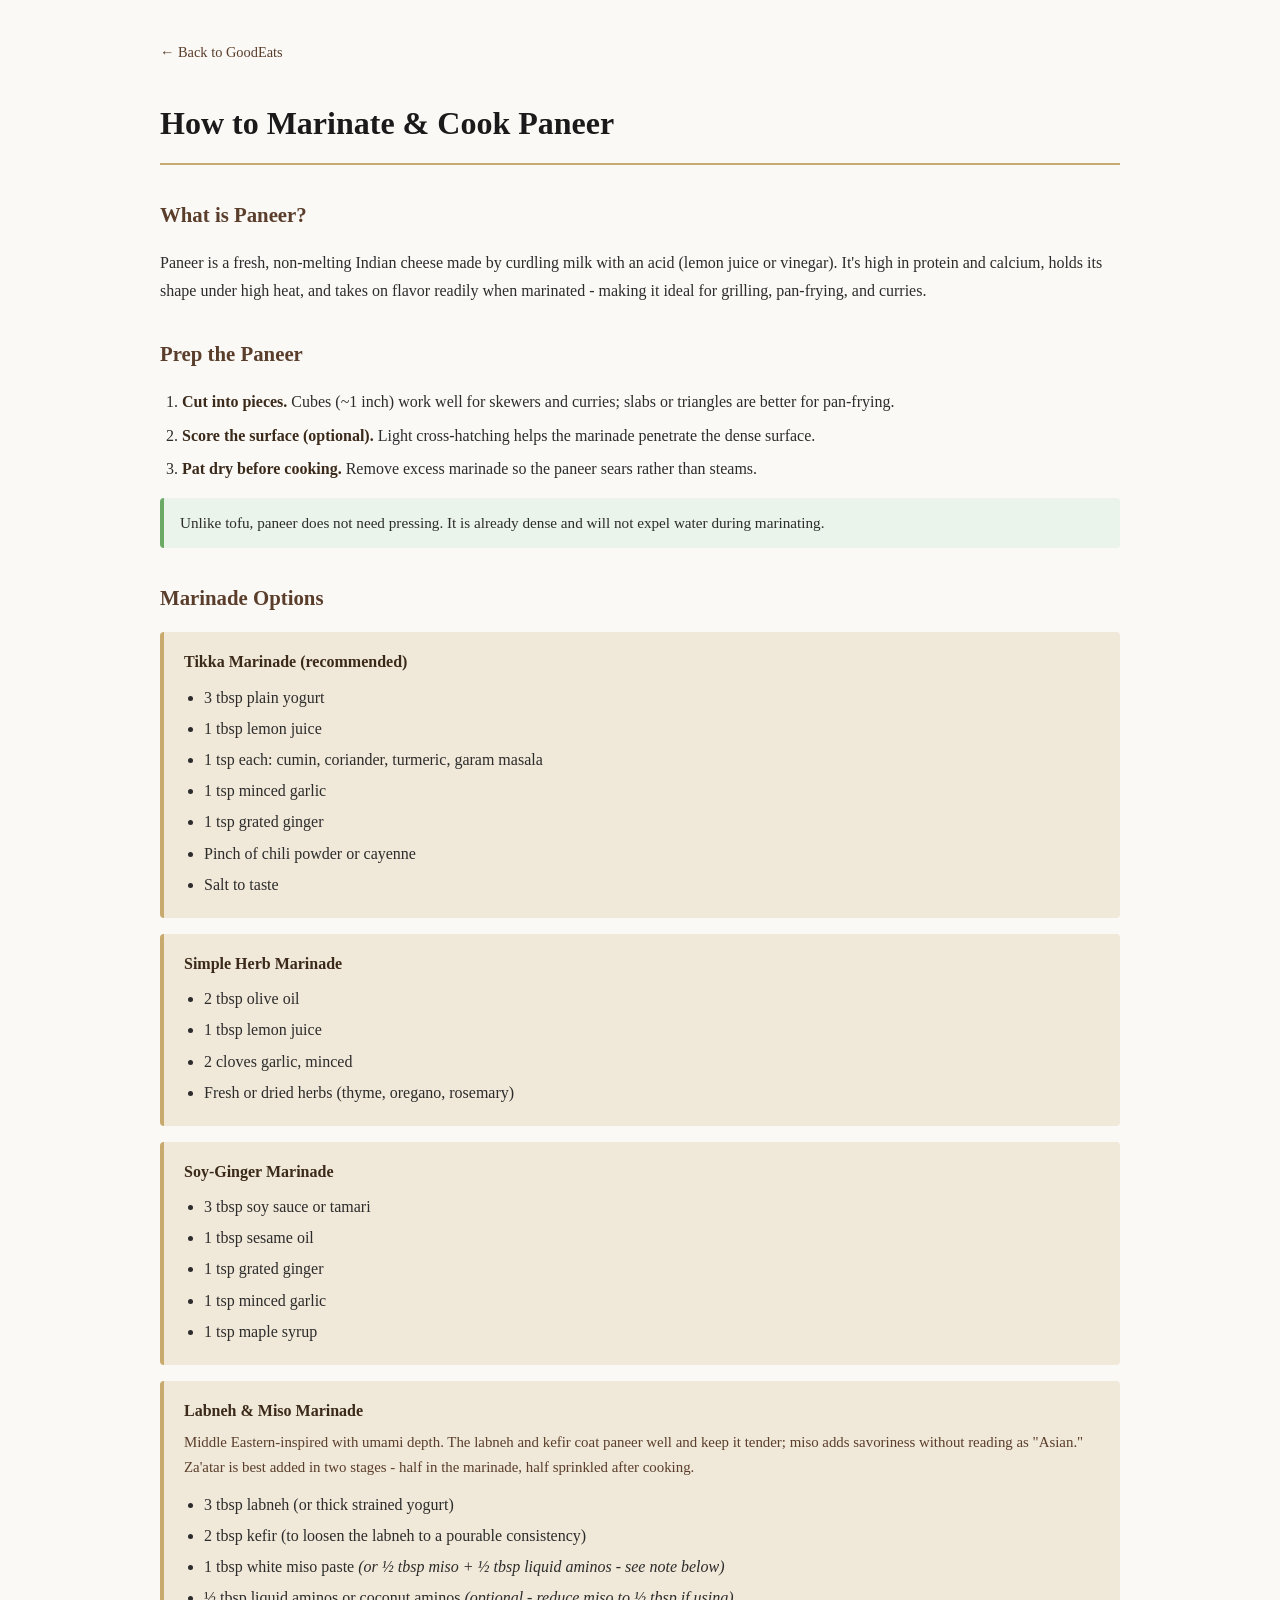
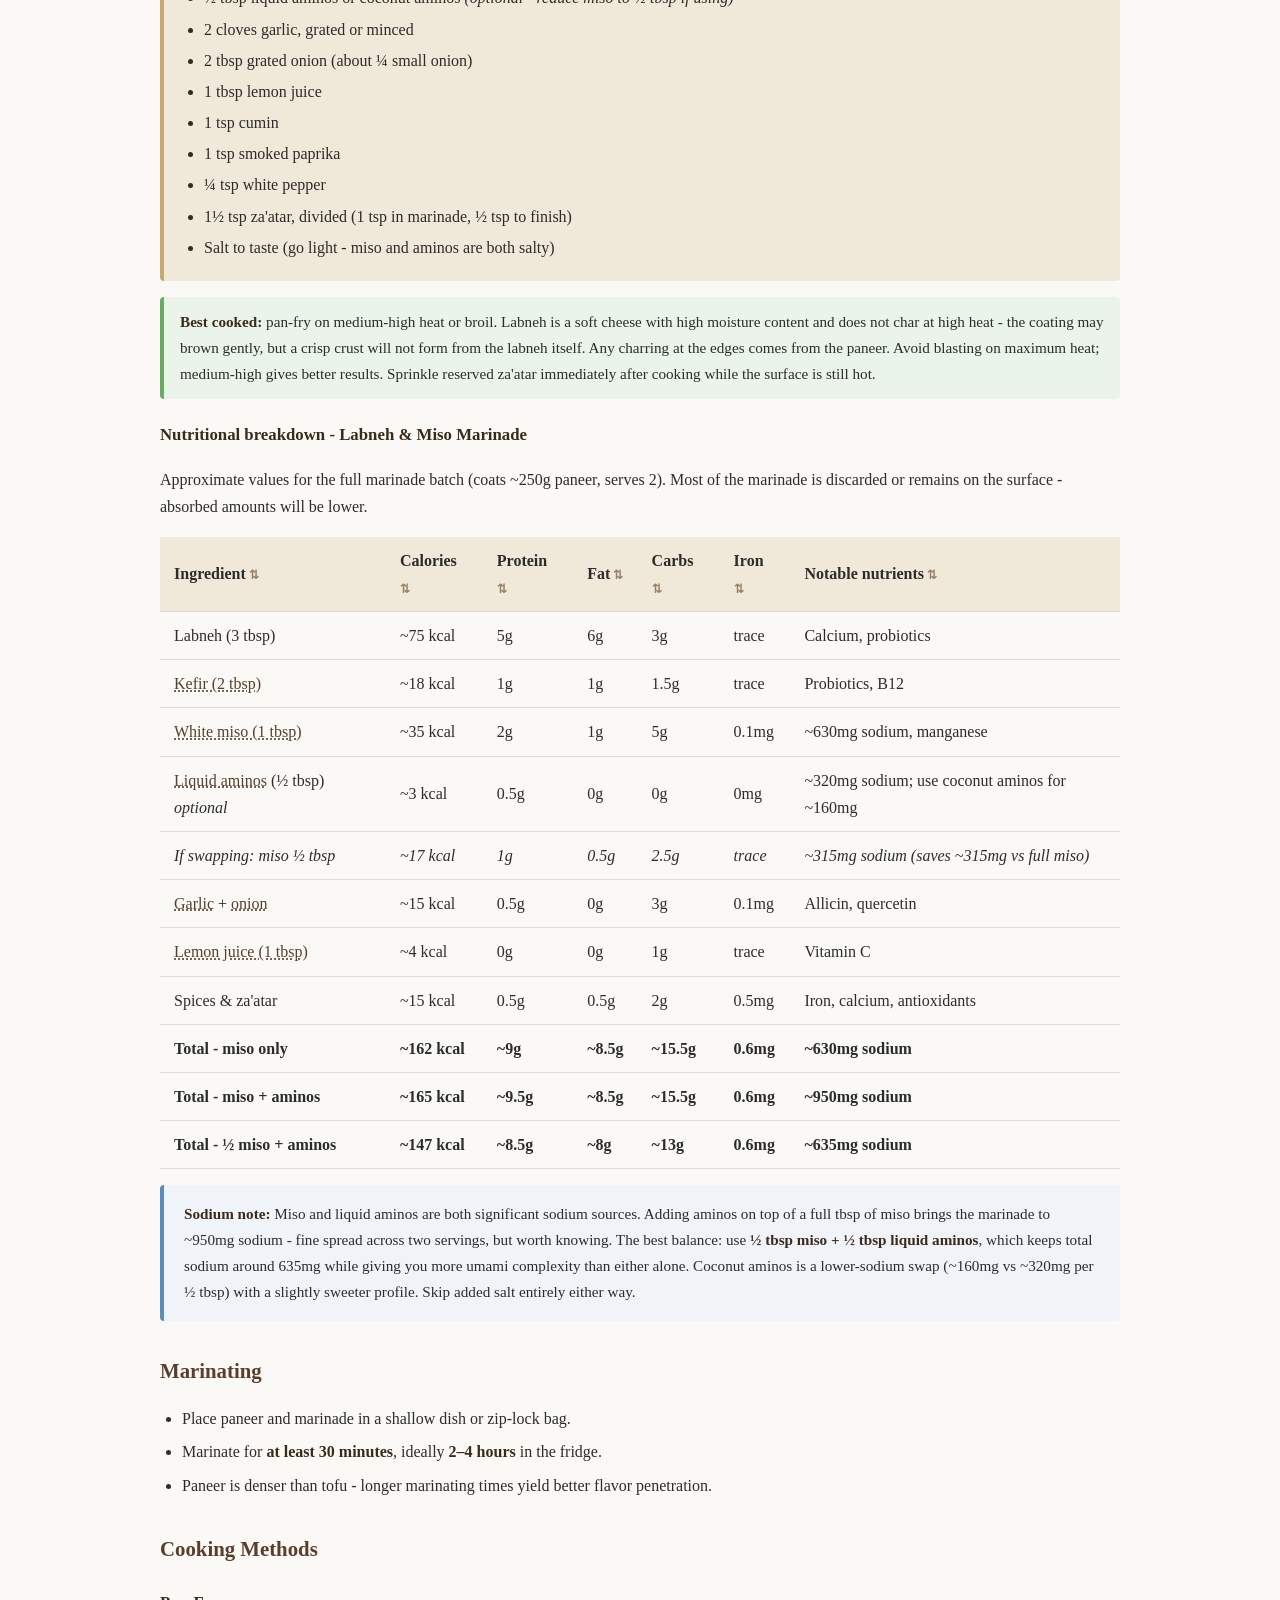
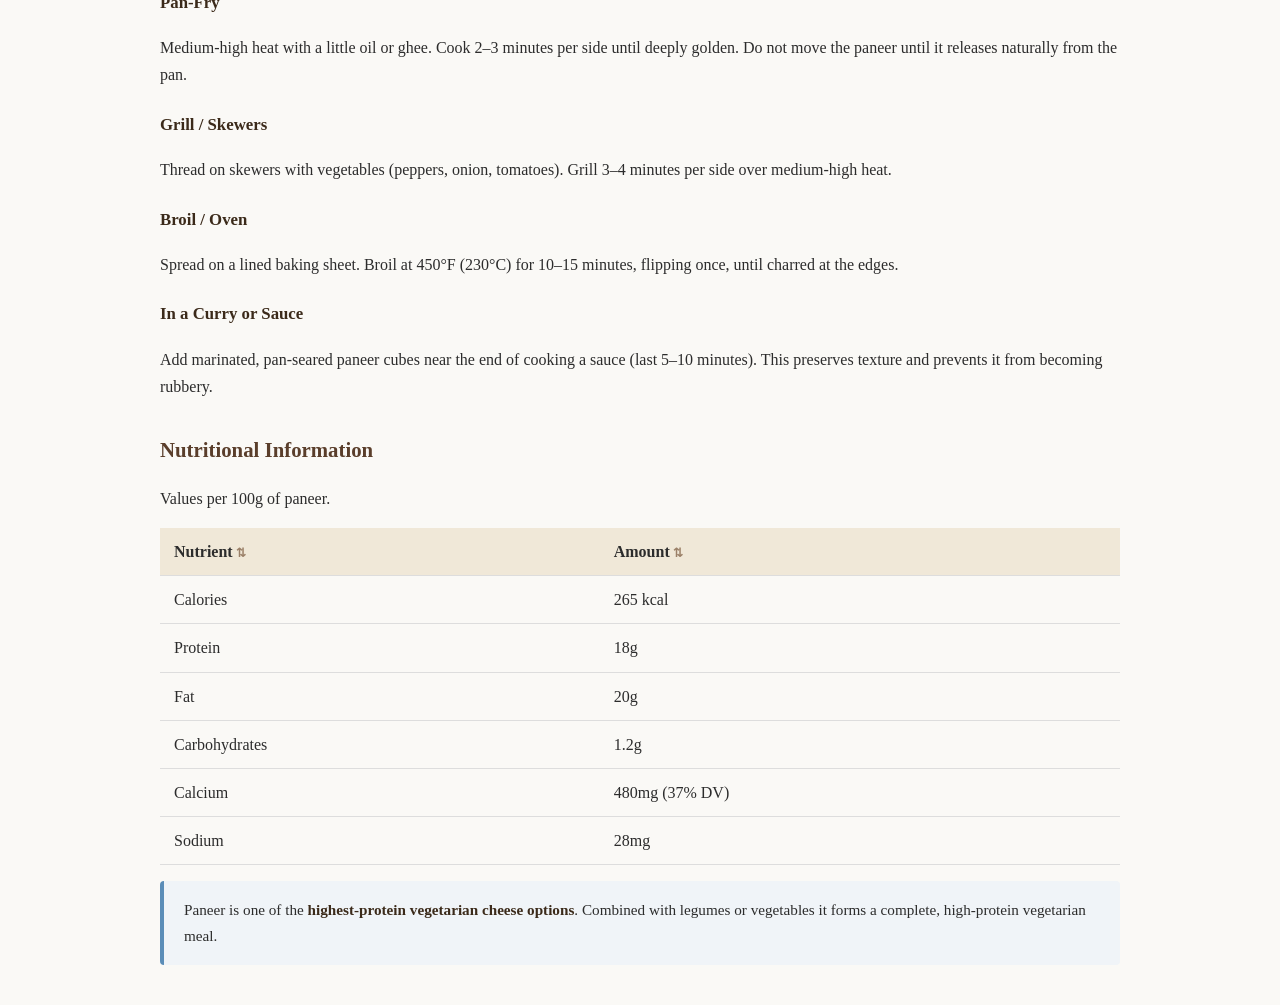
<file: docs/marinating-paneer.html>
<!DOCTYPE html>
<html lang="en">
<head>
  <meta charset="UTF-8">
  <meta name="viewport" content="width=device-width, initial-scale=1.0">
  <title>Marinating & Cooking Paneer - GoodEats</title>
  <style>
    body {
      font-family: Georgia, serif;
      max-width: 960px;
      margin: 40px auto;
      padding: 0 20px;
      color: #2c2c2c;
      background: #faf9f6;
      line-height: 1.7;
    }
    nav { margin-bottom: 2rem; font-size: 0.9rem; }
    nav a { color: #5a3e2b; text-decoration: none; }
    nav a:hover { text-decoration: underline; }
    h1 {
      font-size: 2rem;
      border-bottom: 2px solid #c8a96e;
      padding-bottom: 12px;
      color: #1a1a1a;
    }
    h2 {
      font-size: 1.3rem;
      color: #5a3e2b;
      margin-top: 2rem;
    }
    h3 {
      font-size: 1.05rem;
      color: #3b2a1a;
      margin-top: 1.4rem;
    }
    table {
      width: 100%;
      border-collapse: collapse;
      margin: 1rem 0;
    }
    th, td {
      text-align: left;
      padding: 10px 14px;
      border-bottom: 1px solid #ddd;
    }
    th {
      background-color: #f0e8d8;
      font-weight: bold;
    }
    tr:hover { background-color: #faf3e8; }
    .recipe-box {
      background: #f0e8d8;
      border-left: 4px solid #c8a96e;
      padding: 16px 20px;
      border-radius: 4px;
      margin: 1rem 0;
    }
    .recipe-box ul { margin: 8px 0 0; padding-left: 20px; }
    .recipe-box li { margin: 4px 0; }
    ul, ol { padding-left: 22px; }
    li { margin: 6px 0; }
    strong { color: #3b2a1a; }
    th.sortable { cursor: pointer; user-select: none; }
    th.sortable:hover { background-color: #e8dcc8; }
    th.sortable::after { content: ' ⇅'; font-size: 0.75em; color: #9b8068; }
    th.sort-asc::after { content: ' ↑'; color: #5a3e2b; }
    th.sort-desc::after { content: ' ↓'; color: #5a3e2b; }
    .tip {
      background: #eaf4ea;
      border-left: 4px solid #6aaa64;
      padding: 12px 16px;
      border-radius: 4px;
      margin: 1rem 0;
      font-size: 0.95rem;
    }
    .nutrition-box {
      background: #f0f4f8;
      border-left: 4px solid #5b8db8;
      padding: 16px 20px;
      border-radius: 4px;
      margin: 1rem 0;
      font-size: 0.95rem;
    }
    td a { color: #5a3e2b; text-decoration: underline dotted; }
    td a:hover { text-decoration: underline; }
  </style>
</head>
<body>

  <nav><a href="index.html">← Back to GoodEats</a></nav>

  <h1>How to Marinate &amp; Cook Paneer</h1>

  <h2>What is Paneer?</h2>
  <p>Paneer is a fresh, non-melting Indian cheese made by curdling milk with an acid (lemon juice or vinegar). It's high in protein and calcium, holds its shape under high heat, and takes on flavor readily when marinated - making it ideal for grilling, pan-frying, and curries.</p>

  <h2>Prep the Paneer</h2>
  <ol>
    <li><strong>Cut into pieces.</strong> Cubes (~1 inch) work well for skewers and curries; slabs or triangles are better for pan-frying.</li>
    <li><strong>Score the surface (optional).</strong> Light cross-hatching helps the marinade penetrate the dense surface.</li>
    <li><strong>Pat dry before cooking.</strong> Remove excess marinade so the paneer sears rather than steams.</li>
  </ol>
  <div class="tip">
    Unlike tofu, paneer does not need pressing. It is already dense and will not expel water during marinating.
  </div>

  <h2>Marinade Options</h2>

  <div class="recipe-box">
    <strong>Tikka Marinade (recommended)</strong>
    <ul>
      <li>3 tbsp plain yogurt</li>
      <li>1 tbsp lemon juice</li>
      <li>1 tsp each: cumin, coriander, turmeric, garam masala</li>
      <li>1 tsp minced garlic</li>
      <li>1 tsp grated ginger</li>
      <li>Pinch of chili powder or cayenne</li>
      <li>Salt to taste</li>
    </ul>
  </div>

  <div class="recipe-box">
    <strong>Simple Herb Marinade</strong>
    <ul>
      <li>2 tbsp olive oil</li>
      <li>1 tbsp lemon juice</li>
      <li>2 cloves garlic, minced</li>
      <li>Fresh or dried herbs (thyme, oregano, rosemary)</li>
    </ul>
  </div>

  <div class="recipe-box">
    <strong>Soy-Ginger Marinade</strong>
    <ul>
      <li>3 tbsp soy sauce or tamari</li>
      <li>1 tbsp sesame oil</li>
      <li>1 tsp grated ginger</li>
      <li>1 tsp minced garlic</li>
      <li>1 tsp maple syrup</li>
    </ul>
  </div>

  <div class="recipe-box">
    <strong>Labneh &amp; Miso Marinade</strong>
    <p style="margin: 6px 0 10px; font-size: 0.93rem; color: #5a3e2b;">Middle Eastern-inspired with umami depth. The labneh and kefir coat paneer well and keep it tender; miso adds savoriness without reading as "Asian." Za'atar is best added in two stages - half in the marinade, half sprinkled after cooking.</p>
    <ul>
      <li>3 tbsp labneh (or thick strained yogurt)</li>
      <li>2 tbsp kefir (to loosen the labneh to a pourable consistency)</li>
      <li>1 tbsp white miso paste <em>(or ½ tbsp miso + ½ tbsp liquid aminos - see note below)</em></li>
      <li>½ tbsp liquid aminos or coconut aminos <em>(optional - reduce miso to ½ tbsp if using)</em></li>
      <li>2 cloves garlic, grated or minced</li>
      <li>2 tbsp grated onion (about ¼ small onion)</li>
      <li>1 tbsp lemon juice</li>
      <li>1 tsp cumin</li>
      <li>1 tsp smoked paprika</li>
      <li>¼ tsp white pepper</li>
      <li>1½ tsp za'atar, divided (1 tsp in marinade, ½ tsp to finish)</li>
      <li>Salt to taste (go light - miso and aminos are both salty)</li>
    </ul>
  </div>
  <div class="tip">
    <strong>Best cooked:</strong> pan-fry on medium-high heat or broil. Labneh is a soft cheese with high moisture content and does not char at high heat - the coating may brown gently, but a crisp crust will not form from the labneh itself. Any charring at the edges comes from the paneer. Avoid blasting on maximum heat; medium-high gives better results. Sprinkle reserved za'atar immediately after cooking while the surface is still hot.
  </div>

  <h3>Nutritional breakdown - Labneh &amp; Miso Marinade</h3>
  <p>Approximate values for the full marinade batch (coats ~250g paneer, serves 2). Most of the marinade is discarded or remains on the surface - absorbed amounts will be lower.</p>
  <table>
    <thead>
      <tr><th class="sortable">Ingredient</th><th class="sortable">Calories</th><th class="sortable">Protein</th><th class="sortable">Fat</th><th class="sortable">Carbs</th><th class="sortable">Iron</th><th class="sortable">Notable nutrients</th></tr>
    </thead>
    <tbody>
      <tr><td>Labneh (3 tbsp)</td><td>~75 kcal</td><td>5g</td><td>6g</td><td>3g</td><td>trace</td><td>Calcium, probiotics</td></tr>
      <tr><td><a href="https://fdc.nal.usda.gov/food-details/170904/nutrients" target="_blank" rel="noopener">Kefir (2 tbsp)</a></td><td>~18 kcal</td><td>1g</td><td>1g</td><td>1.5g</td><td>trace</td><td>Probiotics, B12</td></tr>
      <tr><td><a href="https://fdc.nal.usda.gov/food-details/172442/nutrients" target="_blank" rel="noopener">White miso (1 tbsp)</a></td><td>~35 kcal</td><td>2g</td><td>1g</td><td>5g</td><td>0.1mg</td><td>~630mg sodium, manganese</td></tr>
      <tr><td><a href="https://fdc.nal.usda.gov/food-details/2189002/nutrients" target="_blank" rel="noopener">Liquid aminos</a> (½ tbsp) <em>optional</em></td><td>~3 kcal</td><td>0.5g</td><td>0g</td><td>0g</td><td>0mg</td><td>~320mg sodium; use coconut aminos for ~160mg</td></tr>
      <tr><td><em>If swapping: miso ½ tbsp</em></td><td><em>~17 kcal</em></td><td><em>1g</em></td><td><em>0.5g</em></td><td><em>2.5g</em></td><td><em><em>trace</em></em></td><td><em>~315mg sodium (saves ~315mg vs full miso)</em></td></tr>
      <tr><td><a href="https://fdc.nal.usda.gov/food-details/169230/nutrients" target="_blank" rel="noopener">Garlic</a> + <a href="https://fdc.nal.usda.gov/food-details/790646/nutrients" target="_blank" rel="noopener">onion</a></td><td>~15 kcal</td><td>0.5g</td><td>0g</td><td>3g</td><td>0.1mg</td><td>Allicin, quercetin</td></tr>
      <tr><td><a href="https://fdc.nal.usda.gov/food-details/167747/nutrients" target="_blank" rel="noopener">Lemon juice (1 tbsp)</a></td><td>~4 kcal</td><td>0g</td><td>0g</td><td>1g</td><td>trace</td><td>Vitamin C</td></tr>
      <tr><td>Spices &amp; za'atar</td><td>~15 kcal</td><td>0.5g</td><td>0.5g</td><td>2g</td><td>0.5mg</td><td>Iron, calcium, antioxidants</td></tr>
      <tr style="font-weight: bold;"><td>Total - miso only</td><td>~162 kcal</td><td>~9g</td><td>~8.5g</td><td>~15.5g</td><td>0.6mg</td><td>~630mg sodium</td></tr>
      <tr style="font-weight: bold;"><td>Total - miso + aminos</td><td>~165 kcal</td><td>~9.5g</td><td>~8.5g</td><td>~15.5g</td><td>0.6mg</td><td>~950mg sodium</td></tr>
      <tr style="font-weight: bold;"><td>Total - ½ miso + aminos</td><td>~147 kcal</td><td>~8.5g</td><td>~8g</td><td>~13g</td><td>0.6mg</td><td>~635mg sodium</td></tr>
    </tbody>
  </table>
  <div class="nutrition-box">
    <strong>Sodium note:</strong> Miso and liquid aminos are both significant sodium sources. Adding aminos on top of a full tbsp of miso brings the marinade to ~950mg sodium - fine spread across two servings, but worth knowing. The best balance: use <strong>½ tbsp miso + ½ tbsp liquid aminos</strong>, which keeps total sodium around 635mg while giving you more umami complexity than either alone. Coconut aminos is a lower-sodium swap (~160mg vs ~320mg per ½ tbsp) with a slightly sweeter profile. Skip added salt entirely either way.
  </div>

  <h2>Marinating</h2>
  <ul>
    <li>Place paneer and marinade in a shallow dish or zip-lock bag.</li>
    <li>Marinate for <strong>at least 30 minutes</strong>, ideally <strong>2–4 hours</strong> in the fridge.</li>
    <li>Paneer is denser than tofu - longer marinating times yield better flavor penetration.</li>
  </ul>

  <h2>Cooking Methods</h2>

  <h3>Pan-Fry</h3>
  <p>Medium-high heat with a little oil or ghee. Cook 2–3 minutes per side until deeply golden. Do not move the paneer until it releases naturally from the pan.</p>

  <h3>Grill / Skewers</h3>
  <p>Thread on skewers with vegetables (peppers, onion, tomatoes). Grill 3–4 minutes per side over medium-high heat.</p>

  <h3>Broil / Oven</h3>
  <p>Spread on a lined baking sheet. Broil at 450°F (230°C) for 10–15 minutes, flipping once, until charred at the edges.</p>

  <h3>In a Curry or Sauce</h3>
  <p>Add marinated, pan-seared paneer cubes near the end of cooking a sauce (last 5–10 minutes). This preserves texture and prevents it from becoming rubbery.</p>

  <h2>Nutritional Information</h2>
  <p>Values per 100g of paneer.</p>
  <table>
    <thead>
      <tr><th class="sortable">Nutrient</th><th class="sortable">Amount</th></tr>
    </thead>
    <tbody>
      <tr><td>Calories</td><td>265 kcal</td></tr>
      <tr><td>Protein</td><td>18g</td></tr>
      <tr><td>Fat</td><td>20g</td></tr>
      <tr><td>Carbohydrates</td><td>1.2g</td></tr>
      <tr><td>Calcium</td><td>480mg (37% DV)</td></tr>
      <tr><td>Sodium</td><td>28mg</td></tr>
    </tbody>
  </table>
  <div class="nutrition-box">
    Paneer is one of the <strong>highest-protein vegetarian cheese options</strong>. Combined with legumes or vegetables it forms a complete, high-protein vegetarian meal.
  </div>

  <script>
    document.querySelectorAll('th.sortable').forEach(th => {
      th.addEventListener('click', () => {
        const table = th.closest('table');
        const tbody = table.querySelector('tbody');
        const col = th.cellIndex;
        const asc = !th.classList.contains('sort-asc');
        table.querySelectorAll('th').forEach(h => h.className = h.classList.contains('sortable') ? 'sortable' : '');
        th.className = 'sortable ' + (asc ? 'sort-asc' : 'sort-desc');
        Array.from(tbody.querySelectorAll('tr')).sort((a, b) => {
          const av = a.cells[col] ? a.cells[col].textContent.trim() : '';
          const bv = b.cells[col] ? b.cells[col].textContent.trim() : '';
          const an = parseFloat(av.replace(/[^\d.]/g, ''));
          const bn = parseFloat(bv.replace(/[^\d.]/g, ''));
          if (!isNaN(an) && !isNaN(bn)) return asc ? an - bn : bn - an;
          return asc ? av.localeCompare(bv) : bv.localeCompare(av);
        }).forEach(r => tbody.appendChild(r));
      });
    });
  </script>
</body>
</html>
</file>
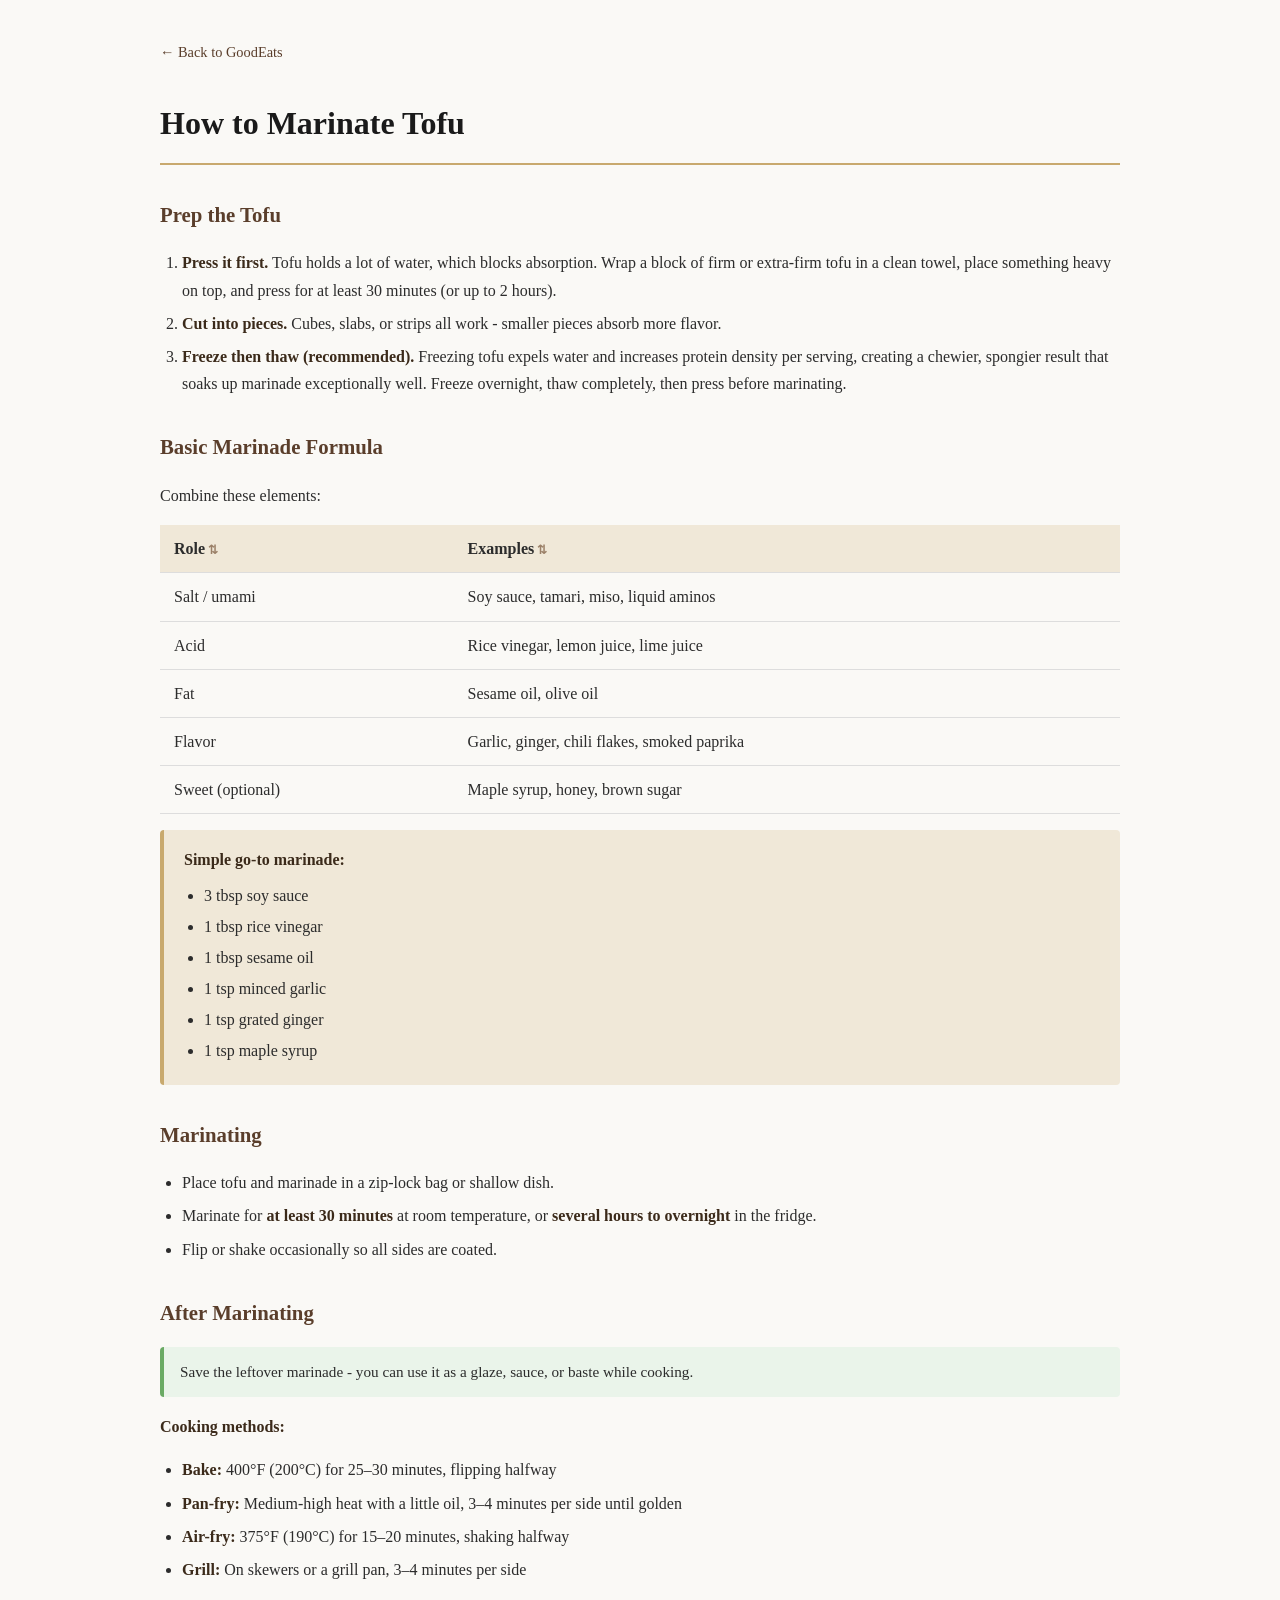
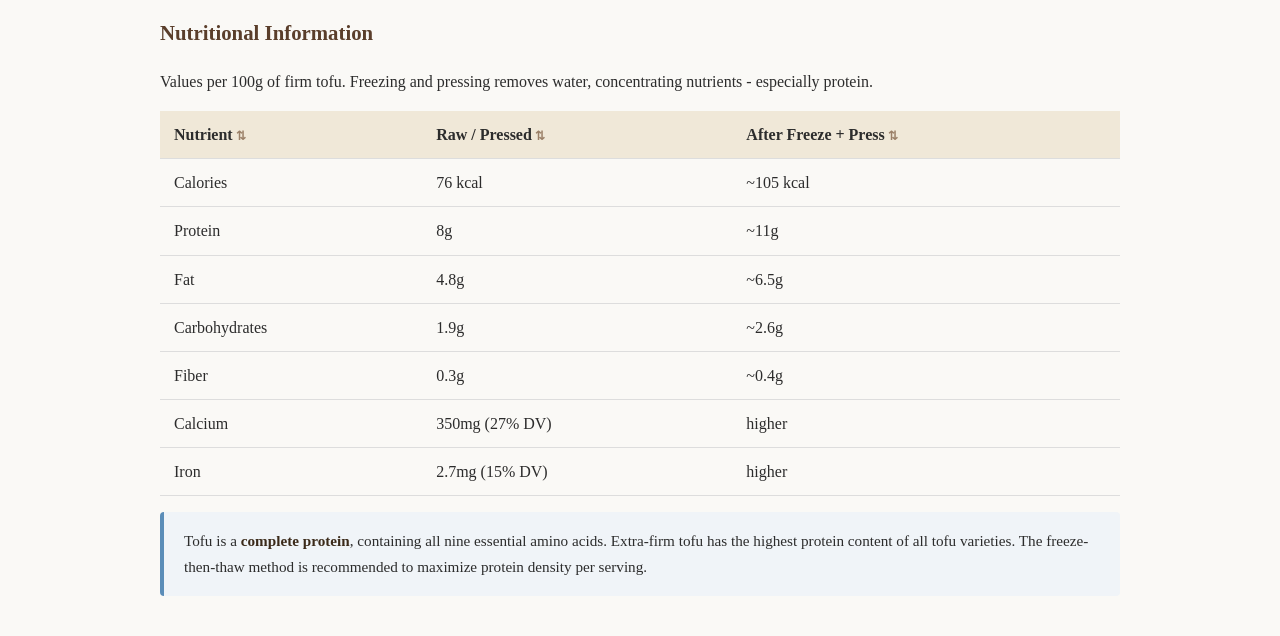
<file: docs/marinating-tofu.html>
<!DOCTYPE html>
<html lang="en">
<head>
  <meta charset="UTF-8">
  <meta name="viewport" content="width=device-width, initial-scale=1.0">
  <title>Marinating Tofu - GoodEats</title>
  <style>
    body {
      font-family: Georgia, serif;
      max-width: 960px;
      margin: 40px auto;
      padding: 0 20px;
      color: #2c2c2c;
      background: #faf9f6;
      line-height: 1.7;
    }
    nav { margin-bottom: 2rem; font-size: 0.9rem; }
    nav a { color: #5a3e2b; text-decoration: none; }
    nav a:hover { text-decoration: underline; }
    h1 {
      font-size: 2rem;
      border-bottom: 2px solid #c8a96e;
      padding-bottom: 12px;
      color: #1a1a1a;
    }
    h2 {
      font-size: 1.3rem;
      color: #5a3e2b;
      margin-top: 2rem;
    }
    table {
      width: 100%;
      border-collapse: collapse;
      margin: 1rem 0;
    }
    th, td {
      text-align: left;
      padding: 10px 14px;
      border-bottom: 1px solid #ddd;
    }
    th {
      background-color: #f0e8d8;
      font-weight: bold;
    }
    tr:hover { background-color: #faf3e8; }
    .recipe-box {
      background: #f0e8d8;
      border-left: 4px solid #c8a96e;
      padding: 16px 20px;
      border-radius: 4px;
      margin: 1rem 0;
    }
    .recipe-box ul { margin: 8px 0 0; padding-left: 20px; }
    .recipe-box li { margin: 4px 0; }
    ul, ol { padding-left: 22px; }
    li { margin: 6px 0; }
    strong { color: #3b2a1a; }
    th.sortable { cursor: pointer; user-select: none; }
    th.sortable:hover { background-color: #e8dcc8; }
    th.sortable::after { content: ' ⇅'; font-size: 0.75em; color: #9b8068; }
    th.sort-asc::after { content: ' ↑'; color: #5a3e2b; }
    th.sort-desc::after { content: ' ↓'; color: #5a3e2b; }
    .tip {
      background: #eaf4ea;
      border-left: 4px solid #6aaa64;
      padding: 12px 16px;
      border-radius: 4px;
      margin: 1rem 0;
      font-size: 0.95rem;
    }
    .nutrition-box {
      background: #f0f4f8;
      border-left: 4px solid #5b8db8;
      padding: 16px 20px;
      border-radius: 4px;
      margin: 1rem 0;
      font-size: 0.95rem;
    }
  </style>
</head>
<body>

  <nav><a href="index.html">← Back to GoodEats</a></nav>

  <h1>How to Marinate Tofu</h1>

  <h2>Prep the Tofu</h2>
  <ol>
    <li><strong>Press it first.</strong> Tofu holds a lot of water, which blocks absorption. Wrap a block of firm or extra-firm tofu in a clean towel, place something heavy on top, and press for at least 30 minutes (or up to 2 hours).</li>
    <li><strong>Cut into pieces.</strong> Cubes, slabs, or strips all work - smaller pieces absorb more flavor.</li>
    <li><strong>Freeze then thaw (recommended).</strong> Freezing tofu expels water and increases protein density per serving, creating a chewier, spongier result that soaks up marinade exceptionally well. Freeze overnight, thaw completely, then press before marinating.</li>
  </ol>

  <h2>Basic Marinade Formula</h2>
  <p>Combine these elements:</p>
  <table>
    <thead>
      <tr><th class="sortable">Role</th><th class="sortable">Examples</th></tr>
    </thead>
    <tbody>
      <tr><td>Salt / umami</td><td>Soy sauce, tamari, miso, liquid aminos</td></tr>
      <tr><td>Acid</td><td>Rice vinegar, lemon juice, lime juice</td></tr>
      <tr><td>Fat</td><td>Sesame oil, olive oil</td></tr>
      <tr><td>Flavor</td><td>Garlic, ginger, chili flakes, smoked paprika</td></tr>
      <tr><td>Sweet (optional)</td><td>Maple syrup, honey, brown sugar</td></tr>
    </tbody>
  </table>

  <div class="recipe-box">
    <strong>Simple go-to marinade:</strong>
    <ul>
      <li>3 tbsp soy sauce</li>
      <li>1 tbsp rice vinegar</li>
      <li>1 tbsp sesame oil</li>
      <li>1 tsp minced garlic</li>
      <li>1 tsp grated ginger</li>
      <li>1 tsp maple syrup</li>
    </ul>
  </div>

  <h2>Marinating</h2>
  <ul>
    <li>Place tofu and marinade in a zip-lock bag or shallow dish.</li>
    <li>Marinate for <strong>at least 30 minutes</strong> at room temperature, or <strong>several hours to overnight</strong> in the fridge.</li>
    <li>Flip or shake occasionally so all sides are coated.</li>
  </ul>

  <h2>After Marinating</h2>
  <div class="tip">
    Save the leftover marinade - you can use it as a glaze, sauce, or baste while cooking.
  </div>
  <p><strong>Cooking methods:</strong></p>
  <ul>
    <li><strong>Bake:</strong> 400°F (200°C) for 25–30 minutes, flipping halfway</li>
    <li><strong>Pan-fry:</strong> Medium-high heat with a little oil, 3–4 minutes per side until golden</li>
    <li><strong>Air-fry:</strong> 375°F (190°C) for 15–20 minutes, shaking halfway</li>
    <li><strong>Grill:</strong> On skewers or a grill pan, 3–4 minutes per side</li>
  </ul>

  <h2>Nutritional Information</h2>
  <p>Values per 100g of firm tofu. Freezing and pressing removes water, concentrating nutrients - especially protein.</p>
  <table>
    <thead>
      <tr><th class="sortable">Nutrient</th><th class="sortable">Raw / Pressed</th><th class="sortable">After Freeze + Press</th></tr>
    </thead>
    <tbody>
      <tr><td>Calories</td><td>76 kcal</td><td>~105 kcal</td></tr>
      <tr><td>Protein</td><td>8g</td><td>~11g</td></tr>
      <tr><td>Fat</td><td>4.8g</td><td>~6.5g</td></tr>
      <tr><td>Carbohydrates</td><td>1.9g</td><td>~2.6g</td></tr>
      <tr><td>Fiber</td><td>0.3g</td><td>~0.4g</td></tr>
      <tr><td>Calcium</td><td>350mg (27% DV)</td><td>higher</td></tr>
      <tr><td>Iron</td><td>2.7mg (15% DV)</td><td>higher</td></tr>
    </tbody>
  </table>
  <div class="nutrition-box">
    Tofu is a <strong>complete protein</strong>, containing all nine essential amino acids. Extra-firm tofu has the highest protein content of all tofu varieties. The freeze-then-thaw method is recommended to maximize protein density per serving.
  </div>

  <script>
    document.querySelectorAll('th.sortable').forEach(th => {
      th.addEventListener('click', () => {
        const table = th.closest('table');
        const tbody = table.querySelector('tbody');
        const col = th.cellIndex;
        const asc = !th.classList.contains('sort-asc');
        table.querySelectorAll('th').forEach(h => h.className = h.classList.contains('sortable') ? 'sortable' : '');
        th.className = 'sortable ' + (asc ? 'sort-asc' : 'sort-desc');
        Array.from(tbody.querySelectorAll('tr')).sort((a, b) => {
          const av = a.cells[col] ? a.cells[col].textContent.trim() : '';
          const bv = b.cells[col] ? b.cells[col].textContent.trim() : '';
          const an = parseFloat(av.replace(/[^\d.]/g, ''));
          const bn = parseFloat(bv.replace(/[^\d.]/g, ''));
          if (!isNaN(an) && !isNaN(bn)) return asc ? an - bn : bn - an;
          return asc ? av.localeCompare(bv) : bv.localeCompare(av);
        }).forEach(r => tbody.appendChild(r));
      });
    });
  </script>
</body>
</html>
</file>
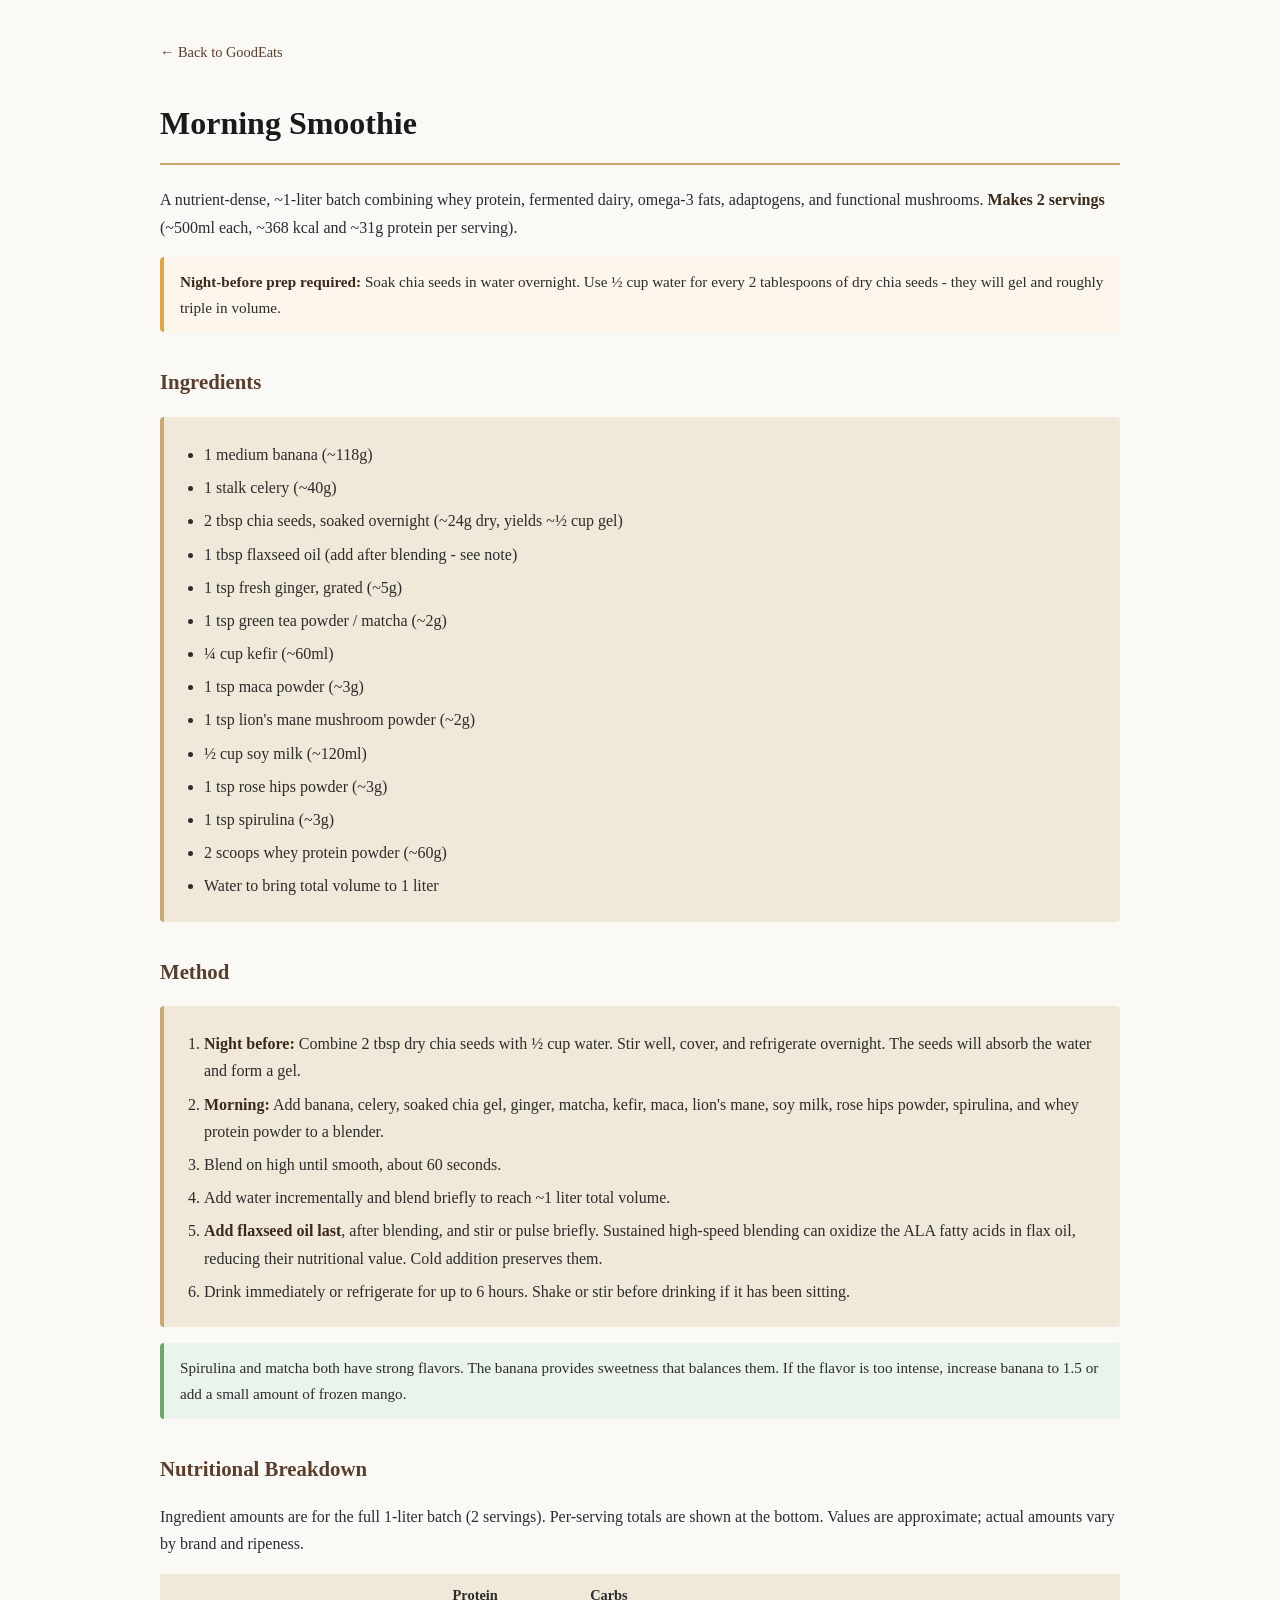
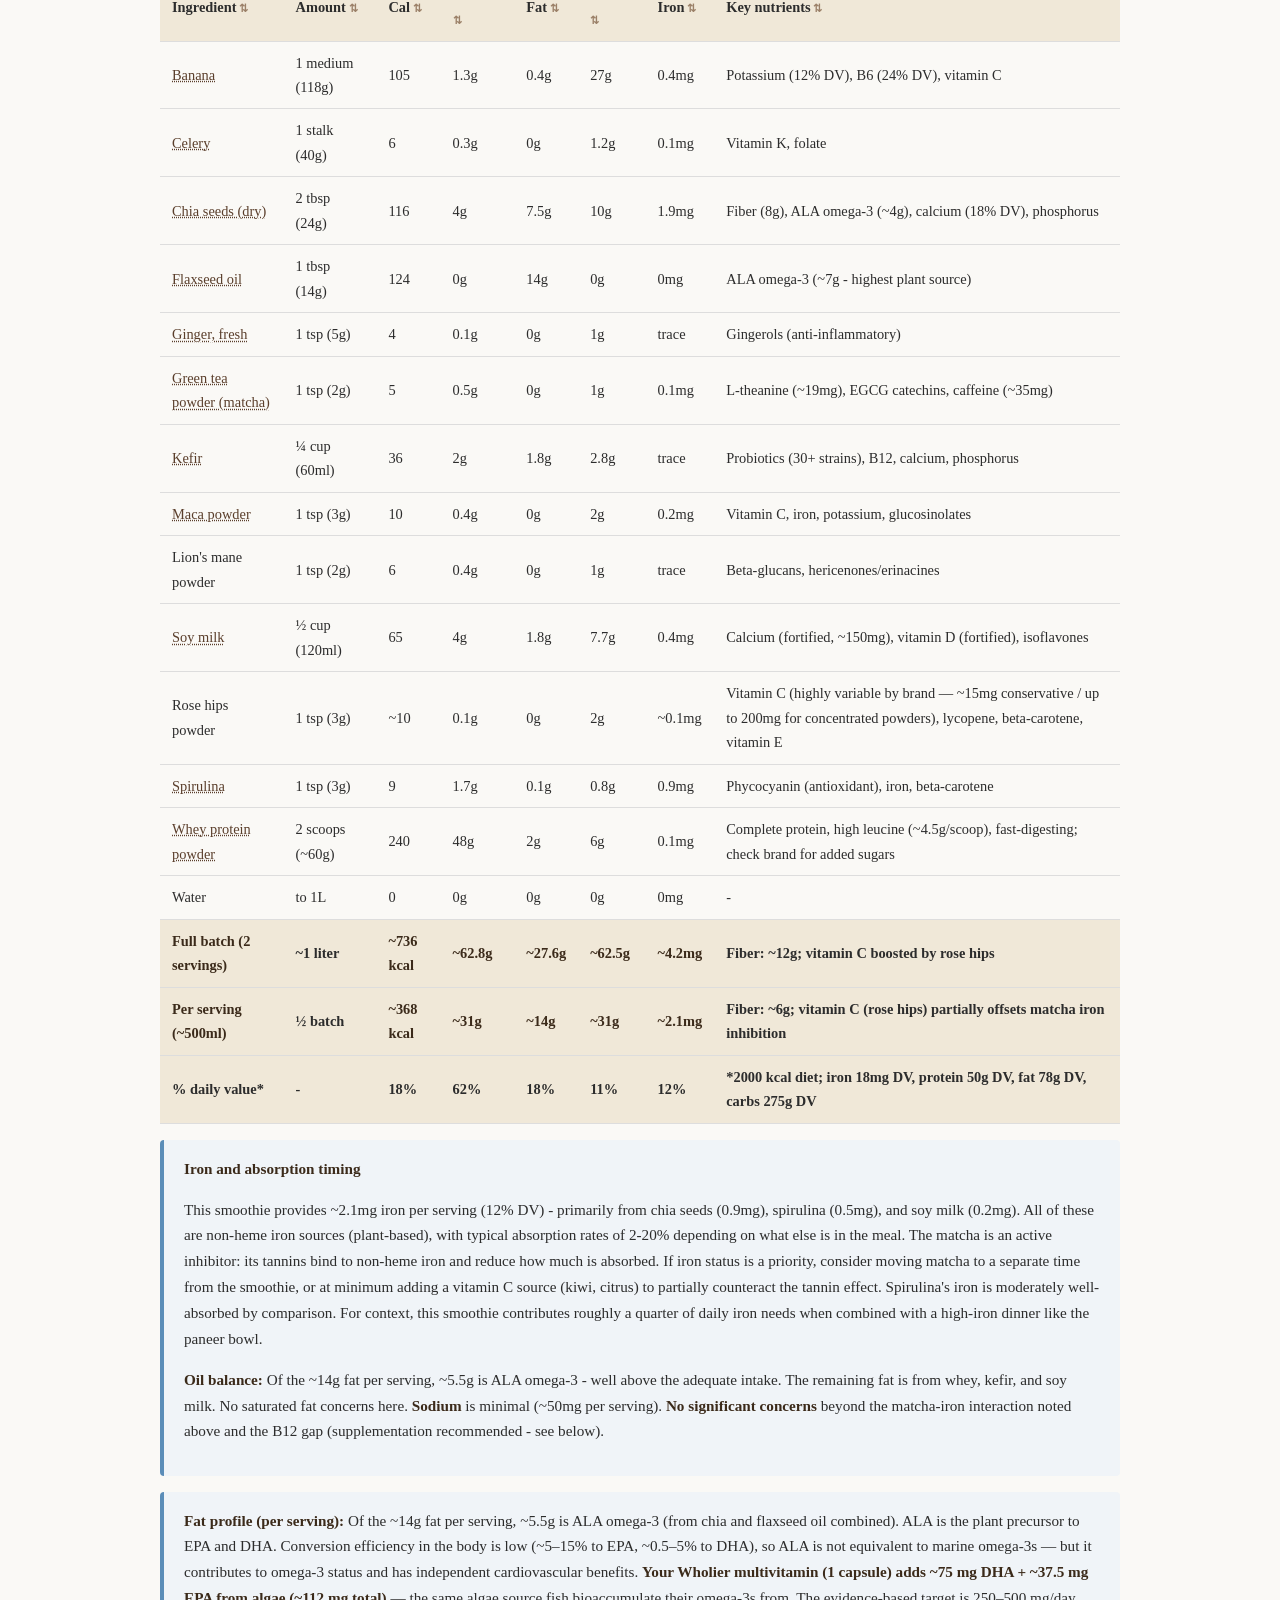
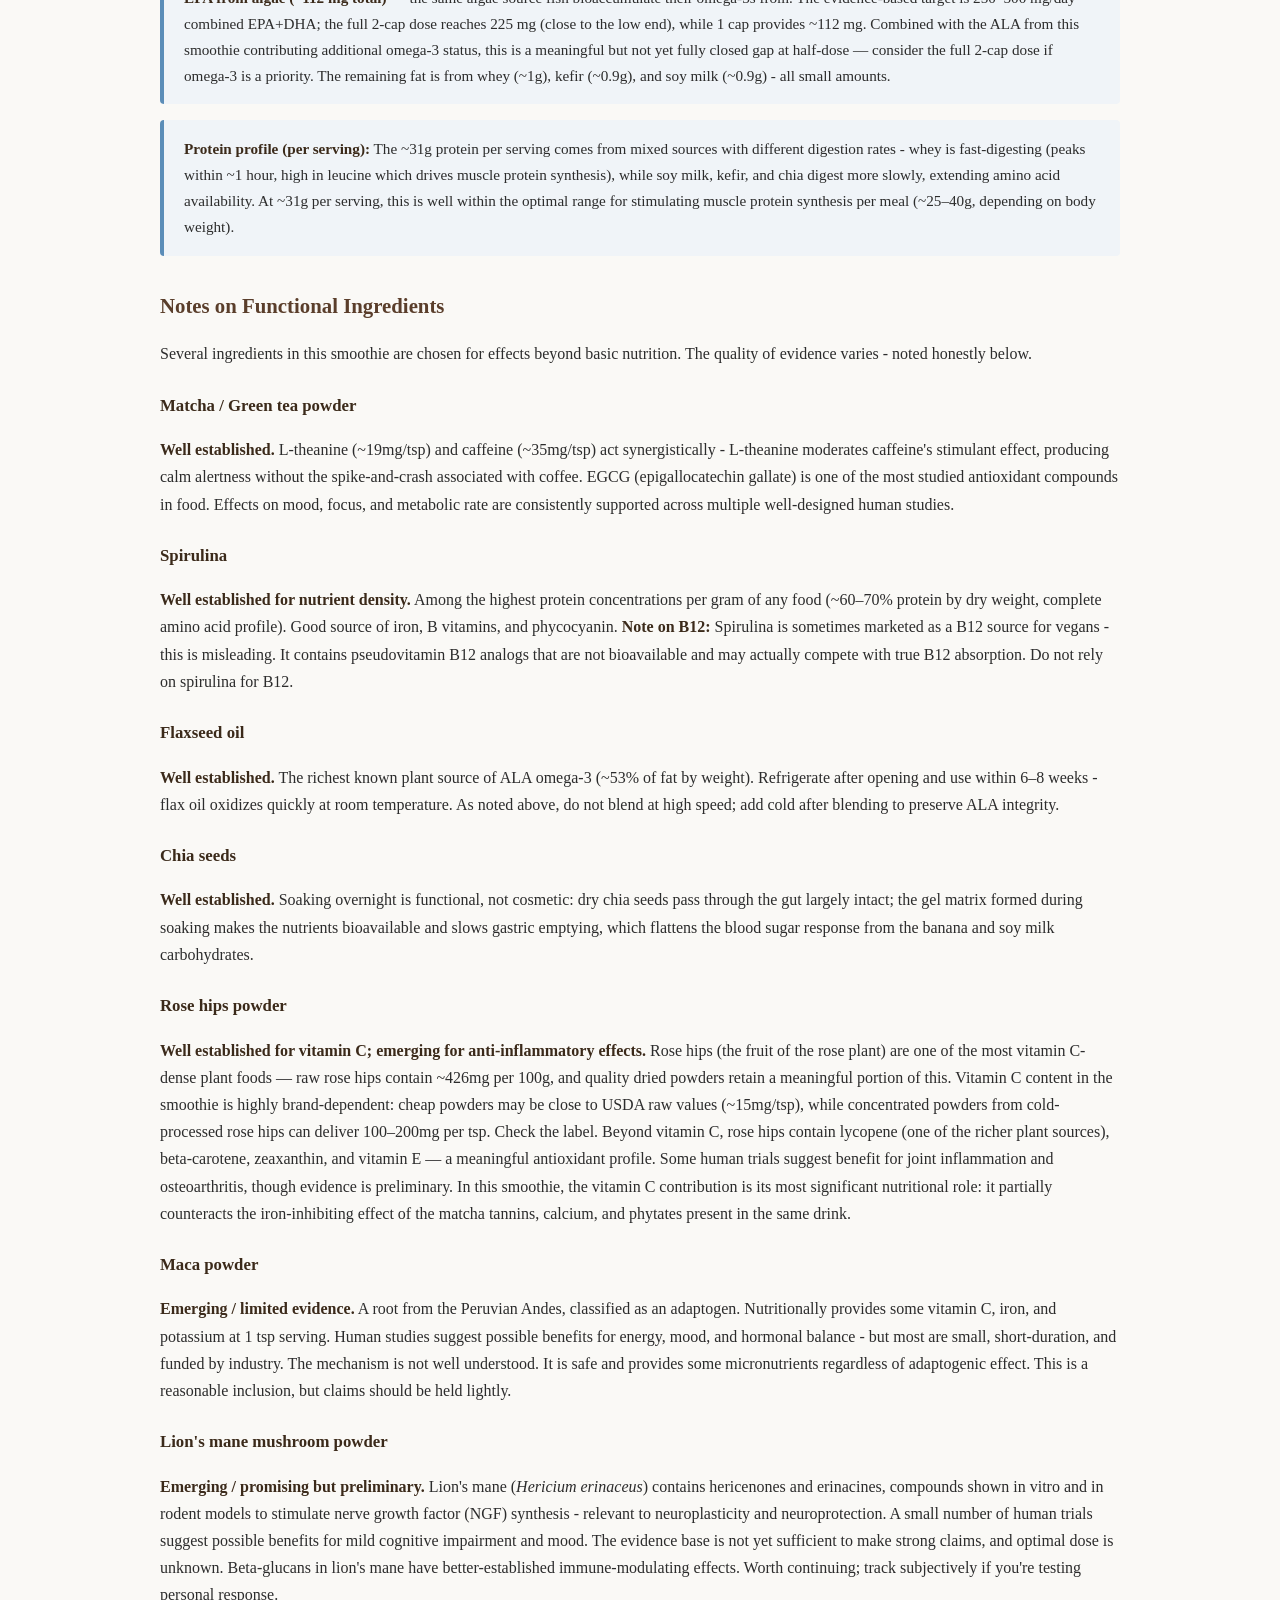
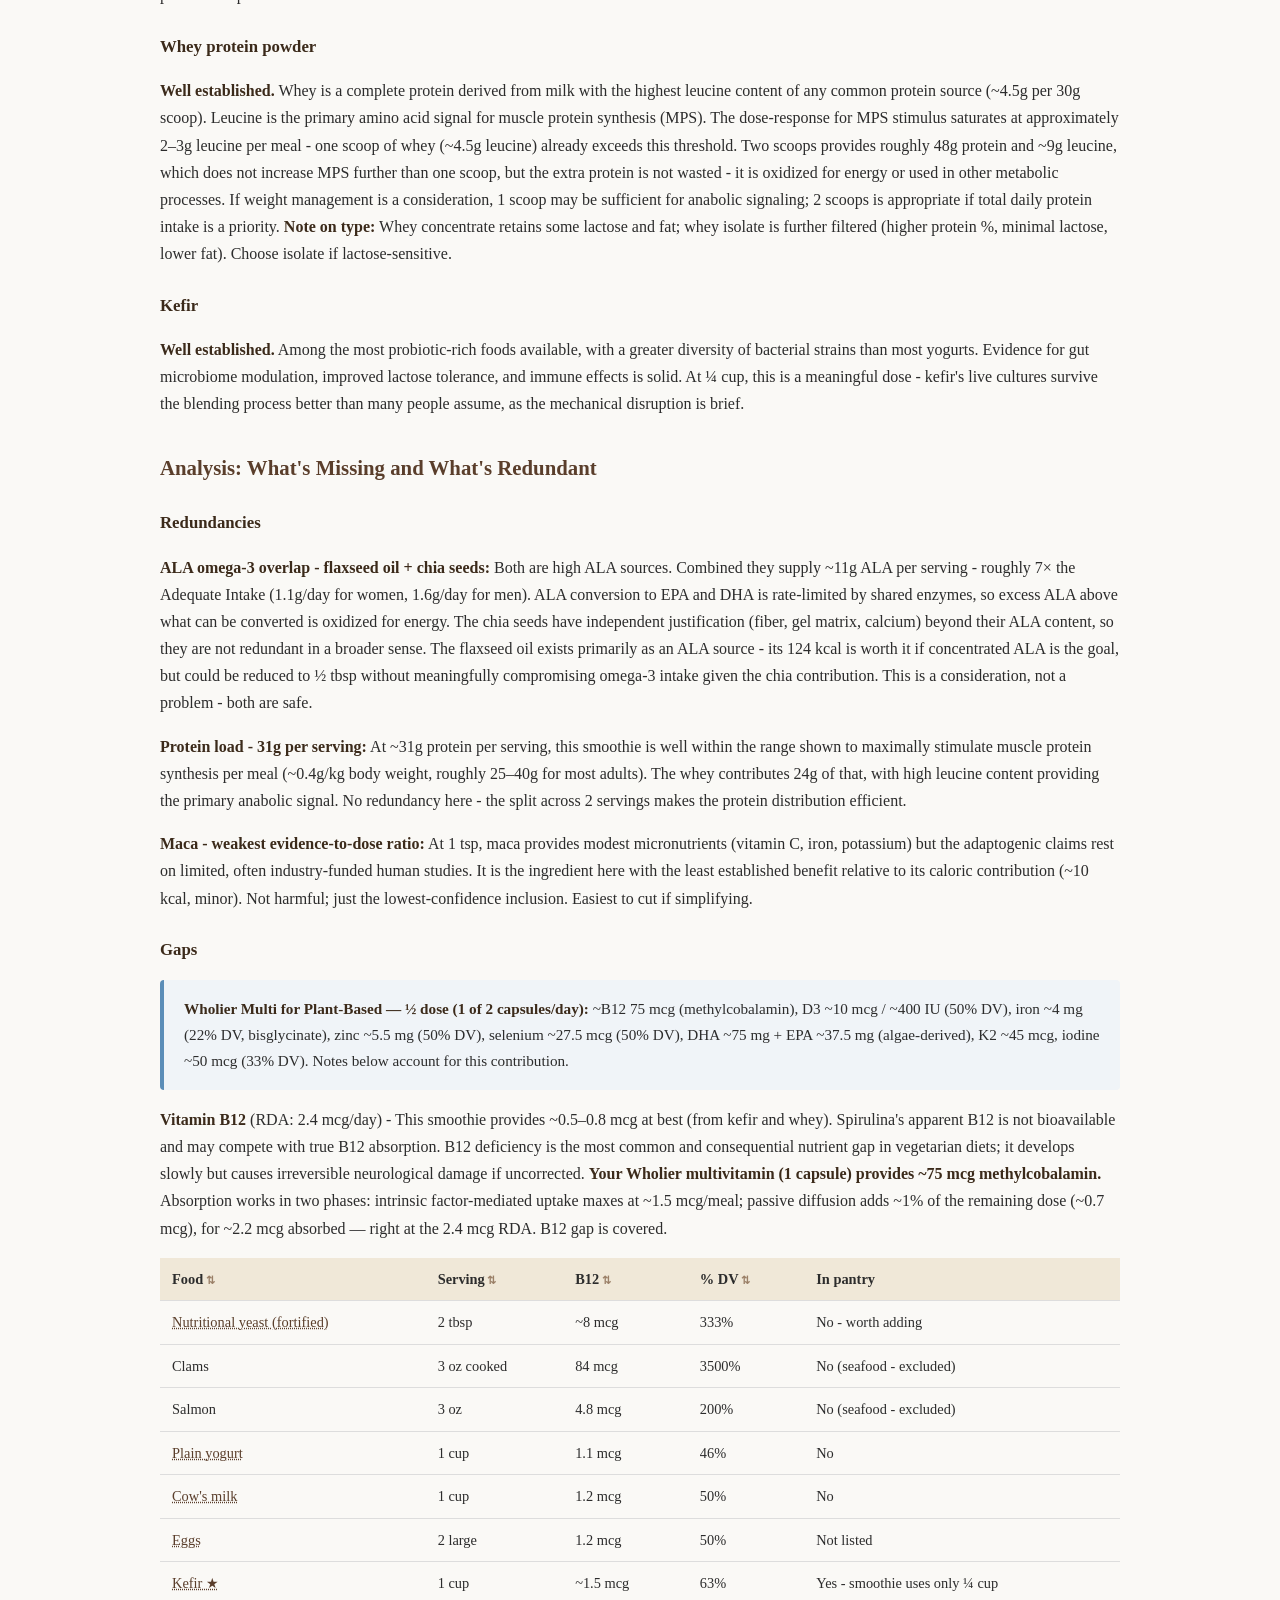
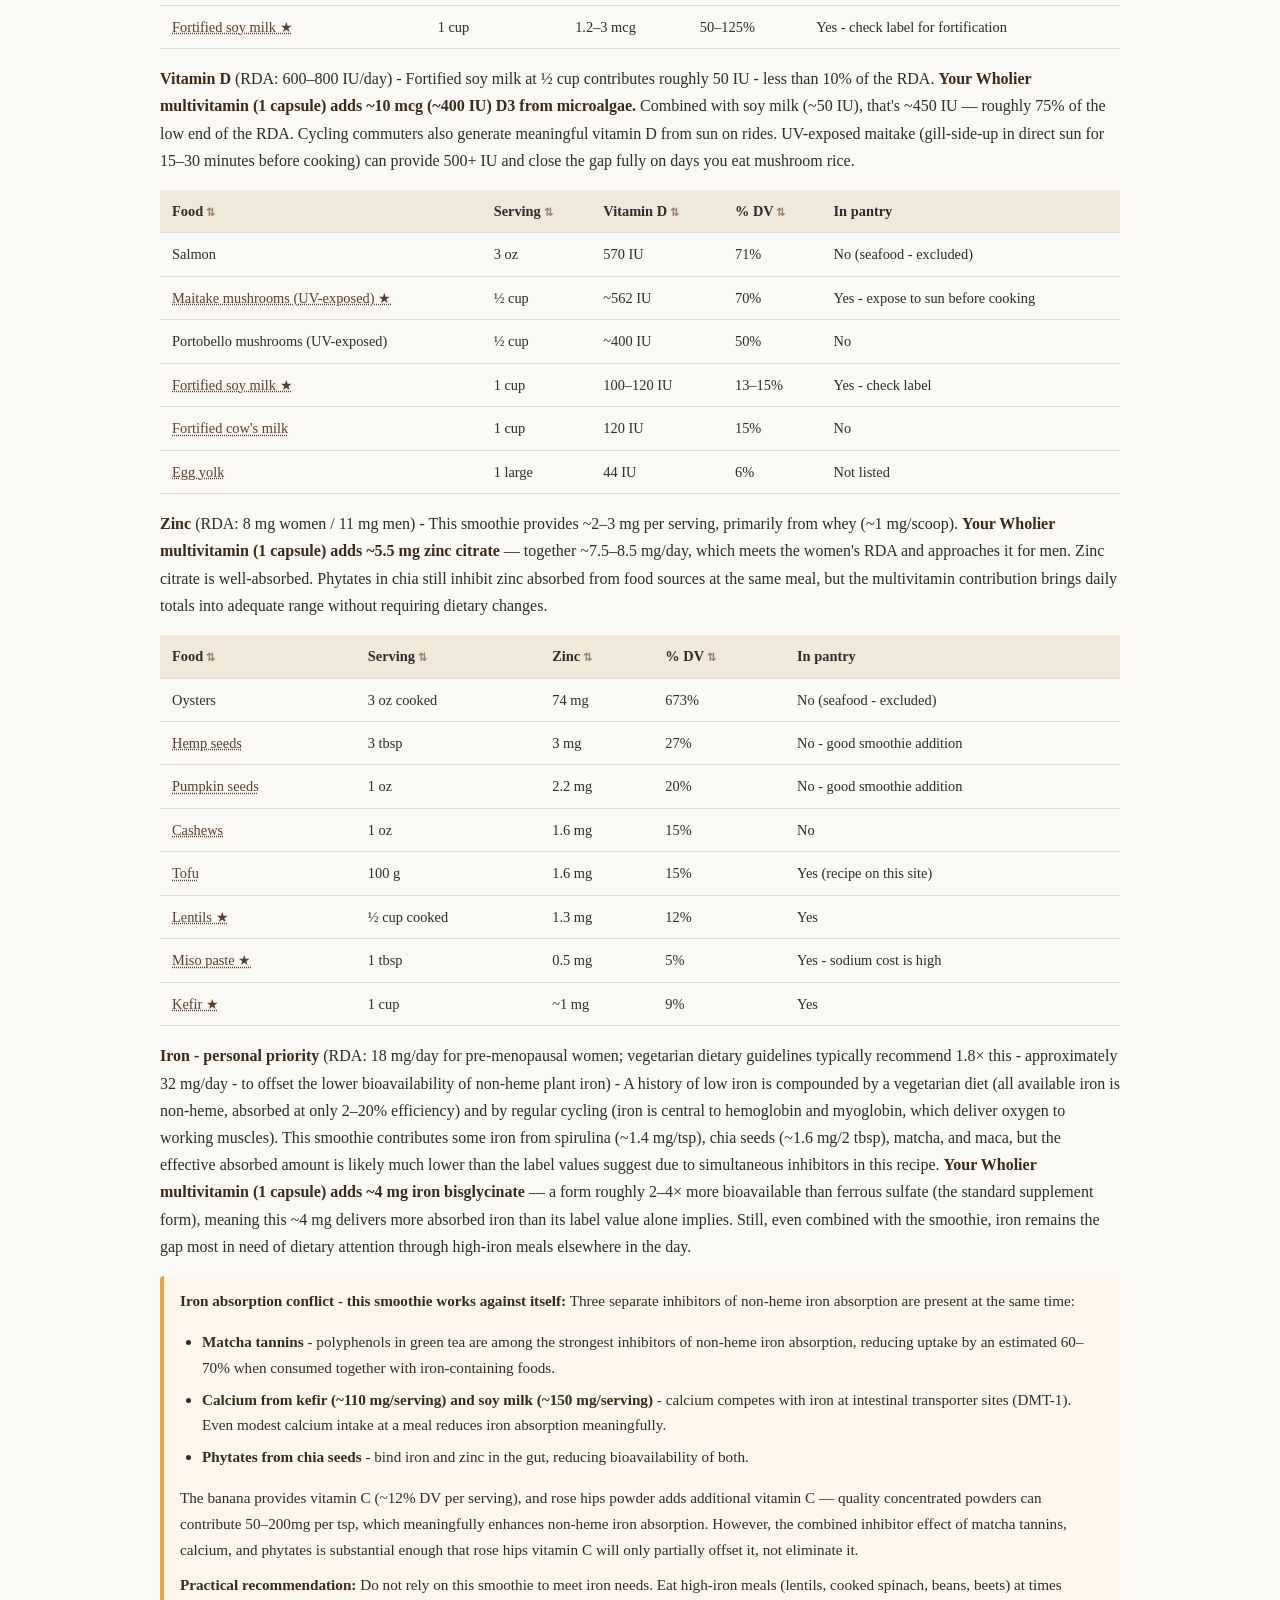
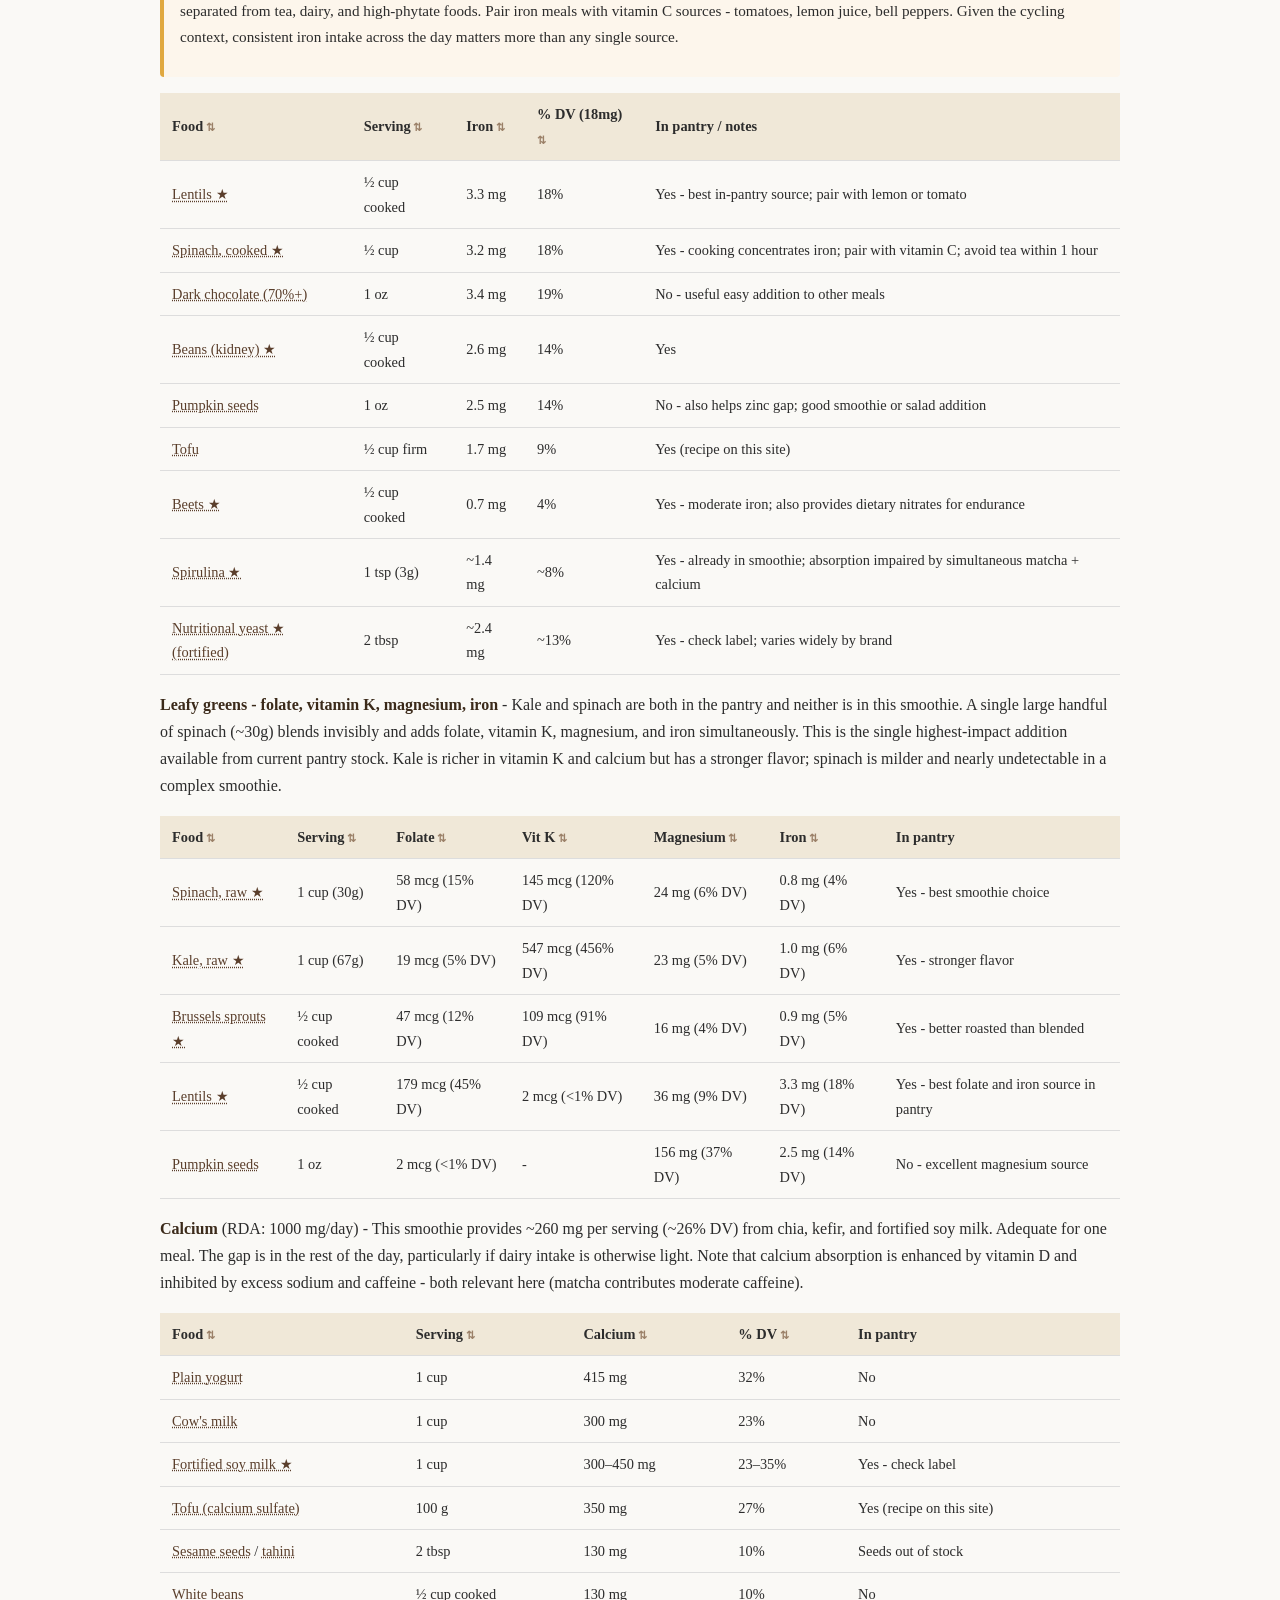
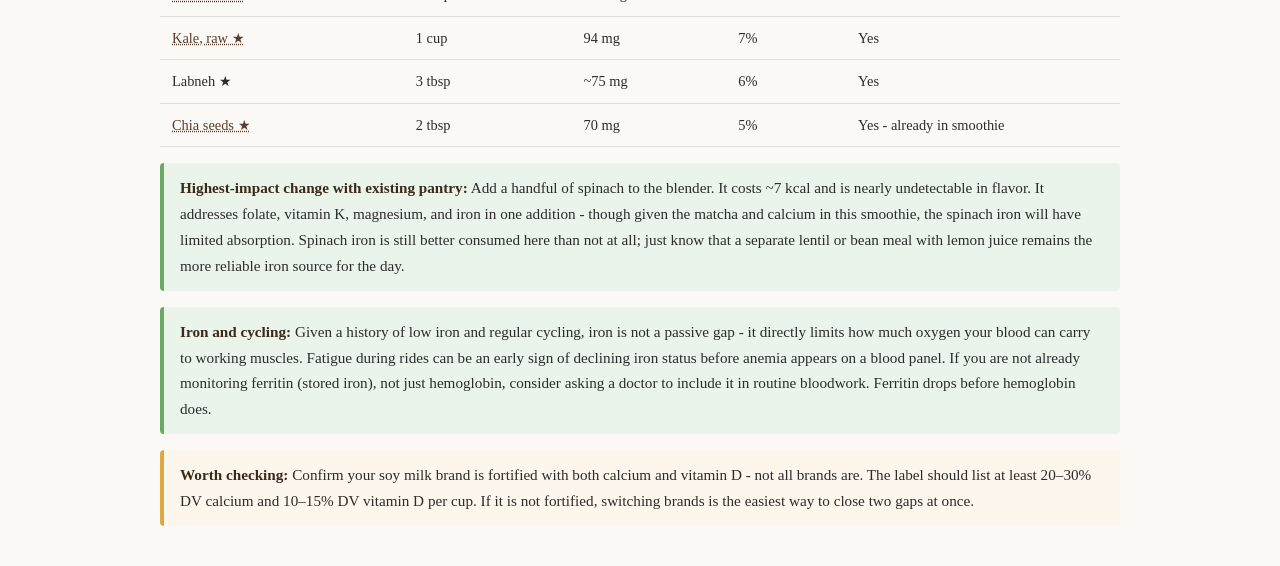
<file: docs/morning-smoothie.html>
<!DOCTYPE html>
<html lang="en">
<head>
  <meta charset="UTF-8">
  <meta name="viewport" content="width=device-width, initial-scale=1.0">
  <title>Morning Smoothie - GoodEats</title>
  <style>
    body {
      font-family: Georgia, serif;
      max-width: 960px;
      margin: 40px auto;
      padding: 0 20px;
      color: #2c2c2c;
      background: #faf9f6;
      line-height: 1.7;
    }
    nav { margin-bottom: 2rem; font-size: 0.9rem; }
    nav a { color: #5a3e2b; text-decoration: none; }
    nav a:hover { text-decoration: underline; }
    h1 {
      font-size: 2rem;
      border-bottom: 2px solid #c8a96e;
      padding-bottom: 12px;
      color: #1a1a1a;
    }
    h2 {
      font-size: 1.3rem;
      color: #5a3e2b;
      margin-top: 2rem;
    }
    h3 {
      font-size: 1.05rem;
      color: #3b2a1a;
      margin-top: 1.5rem;
      margin-bottom: 0.3rem;
    }
    table {
      width: 100%;
      border-collapse: collapse;
      margin: 1rem 0;
      font-size: 0.9rem;
    }
    th, td {
      text-align: left;
      padding: 9px 12px;
      border-bottom: 1px solid #ddd;
    }
    th {
      background-color: #f0e8d8;
      font-weight: bold;
    }
    tr:hover { background-color: #faf3e8; }
    .recipe-box {
      background: #f0e8d8;
      border-left: 4px solid #c8a96e;
      padding: 16px 20px;
      border-radius: 4px;
      margin: 1rem 0;
    }
    .recipe-box ol, .recipe-box ul { margin: 8px 0 0; padding-left: 20px; }
    .recipe-box li { margin: 6px 0; }
    ul, ol { padding-left: 22px; }
    li { margin: 6px 0; }
    strong { color: #3b2a1a; }
    th.sortable { cursor: pointer; user-select: none; }
    th.sortable:hover { background-color: #e8dcc8; }
    th.sortable::after { content: ' ⇅'; font-size: 0.75em; color: #9b8068; }
    th.sort-asc::after { content: ' ↑'; color: #5a3e2b; }
    th.sort-desc::after { content: ' ↓'; color: #5a3e2b; }
    .tip {
      background: #eaf4ea;
      border-left: 4px solid #6aaa64;
      padding: 12px 16px;
      border-radius: 4px;
      margin: 1rem 0;
      font-size: 0.95rem;
    }
    .nutrition-box {
      background: #f0f4f8;
      border-left: 4px solid #5b8db8;
      padding: 16px 20px;
      border-radius: 4px;
      margin: 1rem 0;
      font-size: 0.95rem;
    }
    .warning-box {
      background: #fdf6ec;
      border-left: 4px solid #e0a840;
      padding: 12px 16px;
      border-radius: 4px;
      margin: 1rem 0;
      font-size: 0.95rem;
    }
    .uncertain { color: #7a6040; font-style: italic; }
    tfoot td { font-weight: bold; background: #f0e8d8; }
    .note { font-size: 0.85rem; color: #6b5744; margin-top: 0.5rem; }
    td a { color: #5a3e2b; text-decoration: underline dotted; }
    td a:hover { text-decoration: underline; }
  </style>
</head>
<body>

  <nav><a href="index.html">← Back to GoodEats</a></nav>

  <h1>Morning Smoothie</h1>
  <p>A nutrient-dense, ~1-liter batch combining whey protein, fermented dairy, omega-3 fats, adaptogens, and functional mushrooms. <strong>Makes 2 servings</strong> (~500ml each, ~368 kcal and ~31g protein per serving).</p>

  <div class="warning-box">
    <strong>Night-before prep required:</strong> Soak chia seeds in water overnight. Use ½ cup water for every 2 tablespoons of dry chia seeds - they will gel and roughly triple in volume.
  </div>

  <h2>Ingredients</h2>
  <div class="recipe-box">
    <ul>
      <li>1 medium banana (~118g)</li>
      <li>1 stalk celery (~40g)</li>
      <li>2 tbsp chia seeds, soaked overnight (~24g dry, yields ~½ cup gel)</li>
      <li>1 tbsp flaxseed oil (add after blending - see note)</li>
      <li>1 tsp fresh ginger, grated (~5g)</li>
      <li>1 tsp green tea powder / matcha (~2g)</li>
      <li>¼ cup kefir (~60ml)</li>
      <li>1 tsp maca powder (~3g)</li>
      <li>1 tsp lion's mane mushroom powder (~2g)</li>
      <li>½ cup soy milk (~120ml)</li>
      <li>1 tsp rose hips powder (~3g)</li>
      <li>1 tsp spirulina (~3g)</li>
      <li>2 scoops whey protein powder (~60g)</li>
      <li>Water to bring total volume to 1 liter</li>
    </ul>
  </div>

  <h2>Method</h2>
  <div class="recipe-box">
    <ol>
      <li><strong>Night before:</strong> Combine 2 tbsp dry chia seeds with ½ cup water. Stir well, cover, and refrigerate overnight. The seeds will absorb the water and form a gel.</li>
      <li><strong>Morning:</strong> Add banana, celery, soaked chia gel, ginger, matcha, kefir, maca, lion's mane, soy milk, rose hips powder, spirulina, and whey protein powder to a blender.</li>
      <li>Blend on high until smooth, about 60 seconds.</li>
      <li>Add water incrementally and blend briefly to reach ~1 liter total volume.</li>
      <li><strong>Add flaxseed oil last</strong>, after blending, and stir or pulse briefly. Sustained high-speed blending can oxidize the ALA fatty acids in flax oil, reducing their nutritional value. Cold addition preserves them.</li>
      <li>Drink immediately or refrigerate for up to 6 hours. Shake or stir before drinking if it has been sitting.</li>
    </ol>
  </div>

  <div class="tip">
    Spirulina and matcha both have strong flavors. The banana provides sweetness that balances them. If the flavor is too intense, increase banana to 1.5 or add a small amount of frozen mango.
  </div>

  <h2>Nutritional Breakdown</h2>
  <p>Ingredient amounts are for the full 1-liter batch (2 servings). Per-serving totals are shown at the bottom. Values are approximate; actual amounts vary by brand and ripeness.</p>

  <table>
    <thead>
      <tr>
        <th class="sortable">Ingredient</th>
        <th class="sortable">Amount</th>
        <th class="sortable">Cal</th>
        <th class="sortable">Protein</th>
        <th class="sortable">Fat</th>
        <th class="sortable">Carbs</th>
        <th class="sortable">Iron</th>
        <th class="sortable">Key nutrients</th>
      </tr>
    </thead>
    <tbody>
      <tr>
        <td><a href="https://fdc.nal.usda.gov/food-details/173944/nutrients" target="_blank" rel="noopener">Banana</a></td>
        <td>1 medium (118g)</td>
        <td>105</td>
        <td>1.3g</td>
        <td>0.4g</td>
        <td>27g</td>
        <td>0.4mg</td>
        <td>Potassium (12% DV), B6 (24% DV), vitamin C</td>
      </tr>
      <tr>
        <td><a href="https://fdc.nal.usda.gov/food-details/2346405/nutrients" target="_blank" rel="noopener">Celery</a></td>
        <td>1 stalk (40g)</td>
        <td>6</td>
        <td>0.3g</td>
        <td>0g</td>
        <td>1.2g</td>
        <td>0.1mg</td>
        <td>Vitamin K, folate</td>
      </tr>
      <tr>
        <td><a href="https://fdc.nal.usda.gov/food-details/170554/nutrients" target="_blank" rel="noopener">Chia seeds (dry)</a></td>
        <td>2 tbsp (24g)</td>
        <td>116</td>
        <td>4g</td>
        <td>7.5g</td>
        <td>10g</td>
        <td>1.9mg</td>
        <td>Fiber (8g), ALA omega-3 (~4g), calcium (18% DV), phosphorus</td>
      </tr>
      <tr>
        <td><a href="https://fdc.nal.usda.gov/food-details/171442/nutrients" target="_blank" rel="noopener">Flaxseed oil</a></td>
        <td>1 tbsp (14g)</td>
        <td>124</td>
        <td>0g</td>
        <td>14g</td>
        <td>0g</td>
        <td>0mg</td>
        <td>ALA omega-3 (~7g - highest plant source)</td>
      </tr>
      <tr>
        <td><a href="https://fdc.nal.usda.gov/food-details/169231/nutrients" target="_blank" rel="noopener">Ginger, fresh</a></td>
        <td>1 tsp (5g)</td>
        <td>4</td>
        <td>0.1g</td>
        <td>0g</td>
        <td>1g</td>
        <td>trace</td>
        <td>Gingerols (anti-inflammatory)</td>
      </tr>
      <tr>
        <td><a href="https://fdc.nal.usda.gov/food-details/2410354/nutrients" target="_blank" rel="noopener">Green tea powder (matcha)</a></td>
        <td>1 tsp (2g)</td>
        <td>5</td>
        <td>0.5g</td>
        <td>0g</td>
        <td>1g</td>
        <td>0.1mg</td>
        <td>L-theanine (~19mg), EGCG catechins, caffeine (~35mg)</td>
      </tr>
      <tr>
        <td><a href="https://fdc.nal.usda.gov/food-details/170904/nutrients" target="_blank" rel="noopener">Kefir</a></td>
        <td>¼ cup (60ml)</td>
        <td>36</td>
        <td>2g</td>
        <td>1.8g</td>
        <td>2.8g</td>
        <td>trace</td>
        <td>Probiotics (30+ strains), B12, calcium, phosphorus</td>
      </tr>
      <tr>
        <td><a href="https://fdc.nal.usda.gov/food-details/2593929/nutrients" target="_blank" rel="noopener">Maca powder</a></td>
        <td>1 tsp (3g)</td>
        <td>10</td>
        <td>0.4g</td>
        <td>0g</td>
        <td>2g</td>
        <td>0.2mg</td>
        <td>Vitamin C, iron, potassium, glucosinolates</td>
      </tr>
      <tr>
        <td>Lion's mane powder</td>
        <td>1 tsp (2g)</td>
        <td>6</td>
        <td>0.4g</td>
        <td>0g</td>
        <td>1g</td>
        <td>trace</td>
        <td>Beta-glucans, hericenones/erinacines</td>
      </tr>
      <tr>
        <td><a href="https://fdc.nal.usda.gov/food-details/1999630/nutrients" target="_blank" rel="noopener">Soy milk</a></td>
        <td>½ cup (120ml)</td>
        <td>65</td>
        <td>4g</td>
        <td>1.8g</td>
        <td>7.7g</td>
        <td>0.4mg</td>
        <td>Calcium (fortified, ~150mg), vitamin D (fortified), isoflavones</td>
      </tr>
      <tr>
        <td>Rose hips powder</td>
        <td>1 tsp (3g)</td>
        <td>~10</td>
        <td>0.1g</td>
        <td>0g</td>
        <td>2g</td>
        <td>~0.1mg</td>
        <td>Vitamin C (highly variable by brand — ~15mg conservative / up to 200mg for concentrated powders), lycopene, beta-carotene, vitamin E</td>
      </tr>
      <tr>
        <td><a href="https://fdc.nal.usda.gov/food-details/170495/nutrients" target="_blank" rel="noopener">Spirulina</a></td>
        <td>1 tsp (3g)</td>
        <td>9</td>
        <td>1.7g</td>
        <td>0.1g</td>
        <td>0.8g</td>
        <td>0.9mg</td>
        <td>Phycocyanin (antioxidant), iron, beta-carotene</td>
      </tr>
      <tr>
        <td><a href="https://fdc.nal.usda.gov/food-details/173177/nutrients" target="_blank" rel="noopener">Whey protein powder</a></td>
        <td>2 scoops (~60g)</td>
        <td>240</td>
        <td>48g</td>
        <td>2g</td>
        <td>6g</td>
        <td>0.1mg</td>
        <td>Complete protein, high leucine (~4.5g/scoop), fast-digesting; check brand for added sugars</td>
      </tr>
      <tr>
        <td>Water</td>
        <td>to 1L</td>
        <td>0</td>
        <td>0g</td>
        <td>0g</td>
        <td>0g</td>
        <td>0mg</td>
        <td>-</td>
      </tr>
    </tbody>
    <tfoot>
      <tr>
        <td><strong>Full batch (2 servings)</strong></td>
        <td>~1 liter</td>
        <td><strong>~736 kcal</strong></td>
        <td><strong>~62.8g</strong></td>
        <td><strong>~27.6g</strong></td>
        <td><strong>~62.5g</strong></td>
        <td><strong>~4.2mg</strong></td>
        <td>Fiber: ~12g; vitamin C boosted by rose hips</td>
      </tr>
      <tr>
        <td><strong>Per serving (~500ml)</strong></td>
        <td>½ batch</td>
        <td><strong>~368 kcal</strong></td>
        <td><strong>~31g</strong></td>
        <td><strong>~14g</strong></td>
        <td><strong>~31g</strong></td>
        <td><strong>~2.1mg</strong></td>
        <td>Fiber: ~6g; vitamin C (rose hips) partially offsets matcha iron inhibition</td>
      </tr>
      <tr>
        <td>% daily value*</td>
        <td>-</td>
        <td>18%</td>
        <td>62%</td>
        <td>18%</td>
        <td>11%</td>
        <td>12%</td>
        <td>*2000 kcal diet; iron 18mg DV, protein 50g DV, fat 78g DV, carbs 275g DV</td>
      </tr>
    </tfoot>
  </table>

  <div class="nutrition-box">
    <strong>Iron and absorption timing</strong>
    <p>This smoothie provides ~2.1mg iron per serving (12% DV) - primarily from chia seeds (0.9mg), spirulina (0.5mg), and soy milk (0.2mg). All of these are non-heme iron sources (plant-based), with typical absorption rates of 2-20% depending on what else is in the meal. The matcha is an active inhibitor: its tannins bind to non-heme iron and reduce how much is absorbed. If iron status is a priority, consider moving matcha to a separate time from the smoothie, or at minimum adding a vitamin C source (kiwi, citrus) to partially counteract the tannin effect. Spirulina's iron is moderately well-absorbed by comparison. For context, this smoothie contributes roughly a quarter of daily iron needs when combined with a high-iron dinner like the paneer bowl.</p>
    <p><strong>Oil balance:</strong> Of the ~14g fat per serving, ~5.5g is ALA omega-3 - well above the adequate intake. The remaining fat is from whey, kefir, and soy milk. No saturated fat concerns here. <strong>Sodium</strong> is minimal (~50mg per serving). <strong>No significant concerns</strong> beyond the matcha-iron interaction noted above and the B12 gap (supplementation recommended - see below).</p>
  </div>
  <div class="nutrition-box">
    <strong>Fat profile (per serving):</strong> Of the ~14g fat per serving, ~5.5g is ALA omega-3 (from chia and flaxseed oil combined). ALA is the plant precursor to EPA and DHA. Conversion efficiency in the body is low (~5–15% to EPA, ~0.5–5% to DHA), so ALA is not equivalent to marine omega-3s — but it contributes to omega-3 status and has independent cardiovascular benefits. <strong>Your Wholier multivitamin (1 capsule) adds ~75 mg DHA + ~37.5 mg EPA from algae (~112 mg total)</strong> — the same algae source fish bioaccumulate their omega-3s from. The evidence-based target is 250–500 mg/day combined EPA+DHA; the full 2-cap dose reaches 225 mg (close to the low end), while 1 cap provides ~112 mg. Combined with the ALA from this smoothie contributing additional omega-3 status, this is a meaningful but not yet fully closed gap at half-dose — consider the full 2-cap dose if omega-3 is a priority. The remaining fat is from whey (~1g), kefir (~0.9g), and soy milk (~0.9g) - all small amounts.
  </div>
  <div class="nutrition-box">
    <strong>Protein profile (per serving):</strong> The ~31g protein per serving comes from mixed sources with different digestion rates - whey is fast-digesting (peaks within ~1 hour, high in leucine which drives muscle protein synthesis), while soy milk, kefir, and chia digest more slowly, extending amino acid availability. At ~31g per serving, this is well within the optimal range for stimulating muscle protein synthesis per meal (~25–40g, depending on body weight).
  </div>

  <h2>Notes on Functional Ingredients</h2>
  <p>Several ingredients in this smoothie are chosen for effects beyond basic nutrition. The quality of evidence varies - noted honestly below.</p>

  <h3>Matcha / Green tea powder</h3>
  <p><strong>Well established.</strong> L-theanine (~19mg/tsp) and caffeine (~35mg/tsp) act synergistically - L-theanine moderates caffeine's stimulant effect, producing calm alertness without the spike-and-crash associated with coffee. EGCG (epigallocatechin gallate) is one of the most studied antioxidant compounds in food. Effects on mood, focus, and metabolic rate are consistently supported across multiple well-designed human studies.</p>

  <h3>Spirulina</h3>
  <p><strong>Well established for nutrient density.</strong> Among the highest protein concentrations per gram of any food (~60–70% protein by dry weight, complete amino acid profile). Good source of iron, B vitamins, and phycocyanin. <strong>Note on B12:</strong> Spirulina is sometimes marketed as a B12 source for vegans - this is misleading. It contains pseudovitamin B12 analogs that are not bioavailable and may actually compete with true B12 absorption. Do not rely on spirulina for B12.</p>

  <h3>Flaxseed oil</h3>
  <p><strong>Well established.</strong> The richest known plant source of ALA omega-3 (~53% of fat by weight). Refrigerate after opening and use within 6–8 weeks - flax oil oxidizes quickly at room temperature. As noted above, do not blend at high speed; add cold after blending to preserve ALA integrity.</p>

  <h3>Chia seeds</h3>
  <p><strong>Well established.</strong> Soaking overnight is functional, not cosmetic: dry chia seeds pass through the gut largely intact; the gel matrix formed during soaking makes the nutrients bioavailable and slows gastric emptying, which flattens the blood sugar response from the banana and soy milk carbohydrates.</p>

  <h3>Rose hips powder</h3>
  <p><strong>Well established for vitamin C; emerging for anti-inflammatory effects.</strong> Rose hips (the fruit of the rose plant) are one of the most vitamin C-dense plant foods — raw rose hips contain ~426mg per 100g, and quality dried powders retain a meaningful portion of this. Vitamin C content in the smoothie is highly brand-dependent: cheap powders may be close to USDA raw values (~15mg/tsp), while concentrated powders from cold-processed rose hips can deliver 100–200mg per tsp. Check the label. Beyond vitamin C, rose hips contain lycopene (one of the richer plant sources), beta-carotene, zeaxanthin, and vitamin E — a meaningful antioxidant profile. Some human trials suggest benefit for joint inflammation and osteoarthritis, though evidence is preliminary. In this smoothie, the vitamin C contribution is its most significant nutritional role: it partially counteracts the iron-inhibiting effect of the matcha tannins, calcium, and phytates present in the same drink.</p>

  <h3>Maca powder</h3>
  <p><strong>Emerging / limited evidence.</strong> A root from the Peruvian Andes, classified as an adaptogen. Nutritionally provides some vitamin C, iron, and potassium at 1 tsp serving. Human studies suggest possible benefits for energy, mood, and hormonal balance - but most are small, short-duration, and funded by industry. The mechanism is not well understood. It is safe and provides some micronutrients regardless of adaptogenic effect. This is a reasonable inclusion, but claims should be held lightly.</p>

  <h3>Lion's mane mushroom powder</h3>
  <p><strong>Emerging / promising but preliminary.</strong> Lion's mane (<em>Hericium erinaceus</em>) contains hericenones and erinacines, compounds shown in vitro and in rodent models to stimulate nerve growth factor (NGF) synthesis - relevant to neuroplasticity and neuroprotection. A small number of human trials suggest possible benefits for mild cognitive impairment and mood. The evidence base is not yet sufficient to make strong claims, and optimal dose is unknown. Beta-glucans in lion's mane have better-established immune-modulating effects. Worth continuing; track subjectively if you're testing personal response.</p>

  <h3>Whey protein powder</h3>
  <p><strong>Well established.</strong> Whey is a complete protein derived from milk with the highest leucine content of any common protein source (~4.5g per 30g scoop). Leucine is the primary amino acid signal for muscle protein synthesis (MPS). The dose-response for MPS stimulus saturates at approximately 2–3g leucine per meal - one scoop of whey (~4.5g leucine) already exceeds this threshold. Two scoops provides roughly 48g protein and ~9g leucine, which does not increase MPS further than one scoop, but the extra protein is not wasted - it is oxidized for energy or used in other metabolic processes. If weight management is a consideration, 1 scoop may be sufficient for anabolic signaling; 2 scoops is appropriate if total daily protein intake is a priority. <strong>Note on type:</strong> Whey concentrate retains some lactose and fat; whey isolate is further filtered (higher protein %, minimal lactose, lower fat). Choose isolate if lactose-sensitive.</p>

  <h3>Kefir</h3>
  <p><strong>Well established.</strong> Among the most probiotic-rich foods available, with a greater diversity of bacterial strains than most yogurts. Evidence for gut microbiome modulation, improved lactose tolerance, and immune effects is solid. At ¼ cup, this is a meaningful dose - kefir's live cultures survive the blending process better than many people assume, as the mechanical disruption is brief.</p>

  <h2>Analysis: What's Missing and What's Redundant</h2>

  <h3>Redundancies</h3>

  <p><strong>ALA omega-3 overlap - flaxseed oil + chia seeds:</strong> Both are high ALA sources. Combined they supply ~11g ALA per serving - roughly 7× the Adequate Intake (1.1g/day for women, 1.6g/day for men). ALA conversion to EPA and DHA is rate-limited by shared enzymes, so excess ALA above what can be converted is oxidized for energy. The chia seeds have independent justification (fiber, gel matrix, calcium) beyond their ALA content, so they are not redundant in a broader sense. The flaxseed oil exists primarily as an ALA source - its 124 kcal is worth it if concentrated ALA is the goal, but could be reduced to ½ tbsp without meaningfully compromising omega-3 intake given the chia contribution. This is a consideration, not a problem - both are safe.</p>

  <p><strong>Protein load - 31g per serving:</strong> At ~31g protein per serving, this smoothie is well within the range shown to maximally stimulate muscle protein synthesis per meal (~0.4g/kg body weight, roughly 25–40g for most adults). The whey contributes 24g of that, with high leucine content providing the primary anabolic signal. No redundancy here - the split across 2 servings makes the protein distribution efficient.</p>

  <p><strong>Maca - weakest evidence-to-dose ratio:</strong> At 1 tsp, maca provides modest micronutrients (vitamin C, iron, potassium) but the adaptogenic claims rest on limited, often industry-funded human studies. It is the ingredient here with the least established benefit relative to its caloric contribution (~10 kcal, minor). Not harmful; just the lowest-confidence inclusion. Easiest to cut if simplifying.</p>

  <h3>Gaps</h3>

  <div class="nutrition-box">
    <strong>Wholier Multi for Plant-Based — ½ dose (1 of 2 capsules/day):</strong> ~B12 75 mcg (methylcobalamin), D3 ~10 mcg / ~400 IU (50% DV), iron ~4 mg (22% DV, bisglycinate), zinc ~5.5 mg (50% DV), selenium ~27.5 mcg (50% DV), DHA ~75 mg + EPA ~37.5 mg (algae-derived), K2 ~45 mcg, iodine ~50 mcg (33% DV). Notes below account for this contribution.
  </div>

  <p><strong>Vitamin B12</strong> (RDA: 2.4 mcg/day) - This smoothie provides ~0.5–0.8 mcg at best (from kefir and whey). Spirulina's apparent B12 is not bioavailable and may compete with true B12 absorption. B12 deficiency is the most common and consequential nutrient gap in vegetarian diets; it develops slowly but causes irreversible neurological damage if uncorrected. <strong>Your Wholier multivitamin (1 capsule) provides ~75 mcg methylcobalamin.</strong> Absorption works in two phases: intrinsic factor-mediated uptake maxes at ~1.5 mcg/meal; passive diffusion adds ~1% of the remaining dose (~0.7 mcg), for ~2.2 mcg absorbed — right at the 2.4 mcg RDA. B12 gap is covered.</p>
  <table>
    <thead><tr><th class="sortable">Food</th><th class="sortable">Serving</th><th class="sortable">B12</th><th class="sortable">% DV</th><th>In pantry</th></tr></thead>
    <tbody>
      <tr><td><a href="https://fdc.nal.usda.gov/food-details/2421410/nutrients" target="_blank" rel="noopener">Nutritional yeast (fortified)</a></td><td>2 tbsp</td><td>~8 mcg</td><td>333%</td><td>No - worth adding</td></tr>
      <tr><td>Clams</td><td>3 oz cooked</td><td>84 mcg</td><td>3500%</td><td>No (seafood - excluded)</td></tr>
      <tr><td>Salmon</td><td>3 oz</td><td>4.8 mcg</td><td>200%</td><td>No (seafood - excluded)</td></tr>
      <tr><td><a href="https://fdc.nal.usda.gov/food-details/171284/nutrients" target="_blank" rel="noopener">Plain yogurt</a></td><td>1 cup</td><td>1.1 mcg</td><td>46%</td><td>No</td></tr>
      <tr><td><a href="https://fdc.nal.usda.gov/food-details/171265/nutrients" target="_blank" rel="noopener">Cow's milk</a></td><td>1 cup</td><td>1.2 mcg</td><td>50%</td><td>No</td></tr>
      <tr><td><a href="https://fdc.nal.usda.gov/food-details/171287/nutrients" target="_blank" rel="noopener">Eggs</a></td><td>2 large</td><td>1.2 mcg</td><td>50%</td><td>Not listed</td></tr>
      <tr><td><a href="https://fdc.nal.usda.gov/food-details/170904/nutrients" target="_blank" rel="noopener">Kefir ★</a></td><td>1 cup</td><td>~1.5 mcg</td><td>63%</td><td>Yes - smoothie uses only ¼ cup</td></tr>
      <tr><td><a href="https://fdc.nal.usda.gov/food-details/1999630/nutrients" target="_blank" rel="noopener">Fortified soy milk ★</a></td><td>1 cup</td><td>1.2–3 mcg</td><td>50–125%</td><td>Yes - check label for fortification</td></tr>
    </tbody>
  </table>

  <p><strong>Vitamin D</strong> (RDA: 600–800 IU/day) - Fortified soy milk at ½ cup contributes roughly 50 IU - less than 10% of the RDA. <strong>Your Wholier multivitamin (1 capsule) adds ~10 mcg (~400 IU) D3 from microalgae.</strong> Combined with soy milk (~50 IU), that's ~450 IU — roughly 75% of the low end of the RDA. Cycling commuters also generate meaningful vitamin D from sun on rides. UV-exposed maitake (gill-side-up in direct sun for 15–30 minutes before cooking) can provide 500+ IU and close the gap fully on days you eat mushroom rice.</p>
  <table>
    <thead><tr><th class="sortable">Food</th><th class="sortable">Serving</th><th class="sortable">Vitamin D</th><th class="sortable">% DV</th><th>In pantry</th></tr></thead>
    <tbody>
      <tr><td>Salmon</td><td>3 oz</td><td>570 IU</td><td>71%</td><td>No (seafood - excluded)</td></tr>
      <tr><td><a href="https://fdc.nal.usda.gov/food-details/169403/nutrients" target="_blank" rel="noopener">Maitake mushrooms (UV-exposed) ★</a></td><td>½ cup</td><td>~562 IU</td><td>70%</td><td>Yes - expose to sun before cooking</td></tr>
      <tr><td>Portobello mushrooms (UV-exposed)</td><td>½ cup</td><td>~400 IU</td><td>50%</td><td>No</td></tr>
      <tr><td><a href="https://fdc.nal.usda.gov/food-details/1999630/nutrients" target="_blank" rel="noopener">Fortified soy milk ★</a></td><td>1 cup</td><td>100–120 IU</td><td>13–15%</td><td>Yes - check label</td></tr>
      <tr><td><a href="https://fdc.nal.usda.gov/food-details/171265/nutrients" target="_blank" rel="noopener">Fortified cow's milk</a></td><td>1 cup</td><td>120 IU</td><td>15%</td><td>No</td></tr>
      <tr><td><a href="https://fdc.nal.usda.gov/food-details/171287/nutrients" target="_blank" rel="noopener">Egg yolk</a></td><td>1 large</td><td>44 IU</td><td>6%</td><td>Not listed</td></tr>
    </tbody>
  </table>

  <p><strong>Zinc</strong> (RDA: 8 mg women / 11 mg men) - This smoothie provides ~2–3 mg per serving, primarily from whey (~1 mg/scoop). <strong>Your Wholier multivitamin (1 capsule) adds ~5.5 mg zinc citrate</strong> — together ~7.5–8.5 mg/day, which meets the women's RDA and approaches it for men. Zinc citrate is well-absorbed. Phytates in chia still inhibit zinc absorbed from food sources at the same meal, but the multivitamin contribution brings daily totals into adequate range without requiring dietary changes.</p>
  <table>
    <thead><tr><th class="sortable">Food</th><th class="sortable">Serving</th><th class="sortable">Zinc</th><th class="sortable">% DV</th><th>In pantry</th></tr></thead>
    <tbody>
      <tr><td>Oysters</td><td>3 oz cooked</td><td>74 mg</td><td>673%</td><td>No (seafood - excluded)</td></tr>
      <tr><td><a href="https://fdc.nal.usda.gov/food-details/170148/nutrients" target="_blank" rel="noopener">Hemp seeds</a></td><td>3 tbsp</td><td>3 mg</td><td>27%</td><td>No - good smoothie addition</td></tr>
      <tr><td><a href="https://fdc.nal.usda.gov/food-details/170556/nutrients" target="_blank" rel="noopener">Pumpkin seeds</a></td><td>1 oz</td><td>2.2 mg</td><td>20%</td><td>No - good smoothie addition</td></tr>
      <tr><td><a href="https://fdc.nal.usda.gov/food-details/170162/nutrients" target="_blank" rel="noopener">Cashews</a></td><td>1 oz</td><td>1.6 mg</td><td>15%</td><td>No</td></tr>
      <tr><td><a href="https://fdc.nal.usda.gov/food-details/174290/nutrients" target="_blank" rel="noopener">Tofu</a></td><td>100 g</td><td>1.6 mg</td><td>15%</td><td>Yes (recipe on this site)</td></tr>
      <tr><td><a href="https://fdc.nal.usda.gov/food-details/175254/nutrients" target="_blank" rel="noopener">Lentils ★</a></td><td>½ cup cooked</td><td>1.3 mg</td><td>12%</td><td>Yes</td></tr>
      <tr><td><a href="https://fdc.nal.usda.gov/food-details/172442/nutrients" target="_blank" rel="noopener">Miso paste ★</a></td><td>1 tbsp</td><td>0.5 mg</td><td>5%</td><td>Yes - sodium cost is high</td></tr>
      <tr><td><a href="https://fdc.nal.usda.gov/food-details/170904/nutrients" target="_blank" rel="noopener">Kefir ★</a></td><td>1 cup</td><td>~1 mg</td><td>9%</td><td>Yes</td></tr>
    </tbody>
  </table>

  <p><strong>Iron - personal priority</strong> (RDA: 18 mg/day for pre-menopausal women; vegetarian dietary guidelines typically recommend 1.8× this - approximately 32 mg/day - to offset the lower bioavailability of non-heme plant iron) - A history of low iron is compounded by a vegetarian diet (all available iron is non-heme, absorbed at only 2–20% efficiency) and by regular cycling (iron is central to hemoglobin and myoglobin, which deliver oxygen to working muscles). This smoothie contributes some iron from spirulina (~1.4 mg/tsp), chia seeds (~1.6 mg/2 tbsp), matcha, and maca, but the effective absorbed amount is likely much lower than the label values suggest due to simultaneous inhibitors in this recipe. <strong>Your Wholier multivitamin (1 capsule) adds ~4 mg iron bisglycinate</strong> — a form roughly 2–4× more bioavailable than ferrous sulfate (the standard supplement form), meaning this ~4 mg delivers more absorbed iron than its label value alone implies. Still, even combined with the smoothie, iron remains the gap most in need of dietary attention through high-iron meals elsewhere in the day.</p>

  <div class="warning-box">
    <strong>Iron absorption conflict - this smoothie works against itself:</strong> Three separate inhibitors of non-heme iron absorption are present at the same time:
    <ul>
      <li><strong>Matcha tannins</strong> - polyphenols in green tea are among the strongest inhibitors of non-heme iron absorption, reducing uptake by an estimated 60–70% when consumed together with iron-containing foods.</li>
      <li><strong>Calcium from kefir (~110 mg/serving) and soy milk (~150 mg/serving)</strong> - calcium competes with iron at intestinal transporter sites (DMT-1). Even modest calcium intake at a meal reduces iron absorption meaningfully.</li>
      <li><strong>Phytates from chia seeds</strong> - bind iron and zinc in the gut, reducing bioavailability of both.</li>
    </ul>
    The banana provides vitamin C (~12% DV per serving), and rose hips powder adds additional vitamin C — quality concentrated powders can contribute 50–200mg per tsp, which meaningfully enhances non-heme iron absorption. However, the combined inhibitor effect of matcha tannins, calcium, and phytates is substantial enough that rose hips vitamin C will only partially offset it, not eliminate it.
    <p style="margin-top: 0.6rem;"><strong>Practical recommendation:</strong> Do not rely on this smoothie to meet iron needs. Eat high-iron meals (lentils, cooked spinach, beans, beets) at times separated from tea, dairy, and high-phytate foods. Pair iron meals with vitamin C sources - tomatoes, lemon juice, bell peppers. Given the cycling context, consistent iron intake across the day matters more than any single source.</p>
  </div>

  <table>
    <thead><tr><th class="sortable">Food</th><th class="sortable">Serving</th><th class="sortable">Iron</th><th class="sortable">% DV (18mg)</th><th>In pantry / notes</th></tr></thead>
    <tbody>
      <tr><td><a href="https://fdc.nal.usda.gov/food-details/175254/nutrients" target="_blank" rel="noopener">Lentils ★</a></td><td>½ cup cooked</td><td>3.3 mg</td><td>18%</td><td>Yes - best in-pantry source; pair with lemon or tomato</td></tr>
      <tr><td><a href="https://fdc.nal.usda.gov/food-details/168462/nutrients" target="_blank" rel="noopener">Spinach, cooked ★</a></td><td>½ cup</td><td>3.2 mg</td><td>18%</td><td>Yes - cooking concentrates iron; pair with vitamin C; avoid tea within 1 hour</td></tr>
      <tr><td><a href="https://fdc.nal.usda.gov/food-details/170273/nutrients" target="_blank" rel="noopener">Dark chocolate (70%+)</a></td><td>1 oz</td><td>3.4 mg</td><td>19%</td><td>No - useful easy addition to other meals</td></tr>
      <tr><td><a href="https://fdc.nal.usda.gov/food-details/175237/nutrients" target="_blank" rel="noopener">Beans (kidney) ★</a></td><td>½ cup cooked</td><td>2.6 mg</td><td>14%</td><td>Yes</td></tr>
      <tr><td><a href="https://fdc.nal.usda.gov/food-details/170556/nutrients" target="_blank" rel="noopener">Pumpkin seeds</a></td><td>1 oz</td><td>2.5 mg</td><td>14%</td><td>No - also helps zinc gap; good smoothie or salad addition</td></tr>
      <tr><td><a href="https://fdc.nal.usda.gov/food-details/174290/nutrients" target="_blank" rel="noopener">Tofu</a></td><td>½ cup firm</td><td>1.7 mg</td><td>9%</td><td>Yes (recipe on this site)</td></tr>
      <tr><td><a href="https://fdc.nal.usda.gov/food-details/2685576/nutrients" target="_blank" rel="noopener">Beets ★</a></td><td>½ cup cooked</td><td>0.7 mg</td><td>4%</td><td>Yes - moderate iron; also provides dietary nitrates for endurance</td></tr>
      <tr><td><a href="https://fdc.nal.usda.gov/food-details/170495/nutrients" target="_blank" rel="noopener">Spirulina ★</a></td><td>1 tsp (3g)</td><td>~1.4 mg</td><td>~8%</td><td>Yes - already in smoothie; absorption impaired by simultaneous matcha + calcium</td></tr>
      <tr><td><a href="https://fdc.nal.usda.gov/food-details/2421410/nutrients" target="_blank" rel="noopener">Nutritional yeast ★ (fortified)</a></td><td>2 tbsp</td><td>~2.4 mg</td><td>~13%</td><td>Yes - check label; varies widely by brand</td></tr>
    </tbody>
  </table>

  <p><strong>Leafy greens - folate, vitamin K, magnesium, iron</strong> - Kale and spinach are both in the pantry and neither is in this smoothie. A single large handful of spinach (~30g) blends invisibly and adds folate, vitamin K, magnesium, and iron simultaneously. This is the single highest-impact addition available from current pantry stock. Kale is richer in vitamin K and calcium but has a stronger flavor; spinach is milder and nearly undetectable in a complex smoothie.</p>
  <table>
    <thead><tr><th class="sortable">Food</th><th class="sortable">Serving</th><th class="sortable">Folate</th><th class="sortable">Vit K</th><th class="sortable">Magnesium</th><th class="sortable">Iron</th><th>In pantry</th></tr></thead>
    <tbody>
      <tr><td><a href="https://fdc.nal.usda.gov/food-details/168462/nutrients" target="_blank" rel="noopener">Spinach, raw ★</a></td><td>1 cup (30g)</td><td>58 mcg (15% DV)</td><td>145 mcg (120% DV)</td><td>24 mg (6% DV)</td><td>0.8 mg (4% DV)</td><td>Yes - best smoothie choice</td></tr>
      <tr><td><a href="https://fdc.nal.usda.gov/food-details/168421/nutrients" target="_blank" rel="noopener">Kale, raw ★</a></td><td>1 cup (67g)</td><td>19 mcg (5% DV)</td><td>547 mcg (456% DV)</td><td>23 mg (5% DV)</td><td>1.0 mg (6% DV)</td><td>Yes - stronger flavor</td></tr>
      <tr><td><a href="https://fdc.nal.usda.gov/food-details/2685575/nutrients" target="_blank" rel="noopener">Brussels sprouts ★</a></td><td>½ cup cooked</td><td>47 mcg (12% DV)</td><td>109 mcg (91% DV)</td><td>16 mg (4% DV)</td><td>0.9 mg (5% DV)</td><td>Yes - better roasted than blended</td></tr>
      <tr><td><a href="https://fdc.nal.usda.gov/food-details/175254/nutrients" target="_blank" rel="noopener">Lentils ★</a></td><td>½ cup cooked</td><td>179 mcg (45% DV)</td><td>2 mcg (&lt;1% DV)</td><td>36 mg (9% DV)</td><td>3.3 mg (18% DV)</td><td>Yes - best folate and iron source in pantry</td></tr>
      <tr><td><a href="https://fdc.nal.usda.gov/food-details/170556/nutrients" target="_blank" rel="noopener">Pumpkin seeds</a></td><td>1 oz</td><td>2 mcg (&lt;1% DV)</td><td>-</td><td>156 mg (37% DV)</td><td>2.5 mg (14% DV)</td><td>No - excellent magnesium source</td></tr>
    </tbody>
  </table>

  <p><strong>Calcium</strong> (RDA: 1000 mg/day) - This smoothie provides ~260 mg per serving (~26% DV) from chia, kefir, and fortified soy milk. Adequate for one meal. The gap is in the rest of the day, particularly if dairy intake is otherwise light. Note that calcium absorption is enhanced by vitamin D and inhibited by excess sodium and caffeine - both relevant here (matcha contributes moderate caffeine).</p>
  <table>
    <thead><tr><th class="sortable">Food</th><th class="sortable">Serving</th><th class="sortable">Calcium</th><th class="sortable">% DV</th><th>In pantry</th></tr></thead>
    <tbody>
      <tr><td><a href="https://fdc.nal.usda.gov/food-details/171284/nutrients" target="_blank" rel="noopener">Plain yogurt</a></td><td>1 cup</td><td>415 mg</td><td>32%</td><td>No</td></tr>
      <tr><td><a href="https://fdc.nal.usda.gov/food-details/171265/nutrients" target="_blank" rel="noopener">Cow's milk</a></td><td>1 cup</td><td>300 mg</td><td>23%</td><td>No</td></tr>
      <tr><td><a href="https://fdc.nal.usda.gov/food-details/1999630/nutrients" target="_blank" rel="noopener">Fortified soy milk ★</a></td><td>1 cup</td><td>300–450 mg</td><td>23–35%</td><td>Yes - check label</td></tr>
      <tr><td><a href="https://fdc.nal.usda.gov/food-details/174290/nutrients" target="_blank" rel="noopener">Tofu (calcium sulfate)</a></td><td>100 g</td><td>350 mg</td><td>27%</td><td>Yes (recipe on this site)</td></tr>
      <tr><td><a href="https://fdc.nal.usda.gov/food-details/170150/nutrients" target="_blank" rel="noopener">Sesame seeds</a> / <a href="https://fdc.nal.usda.gov/food-details/168604/nutrients" target="_blank" rel="noopener">tahini</a></td><td>2 tbsp</td><td>130 mg</td><td>10%</td><td>Seeds out of stock</td></tr>
      <tr><td><a href="https://fdc.nal.usda.gov/food-details/175203/nutrients" target="_blank" rel="noopener">White beans</a></td><td>½ cup cooked</td><td>130 mg</td><td>10%</td><td>No</td></tr>
      <tr><td><a href="https://fdc.nal.usda.gov/food-details/168421/nutrients" target="_blank" rel="noopener">Kale, raw ★</a></td><td>1 cup</td><td>94 mg</td><td>7%</td><td>Yes</td></tr>
      <tr><td>Labneh ★</td><td>3 tbsp</td><td>~75 mg</td><td>6%</td><td>Yes</td></tr>
      <tr><td><a href="https://fdc.nal.usda.gov/food-details/170554/nutrients" target="_blank" rel="noopener">Chia seeds ★</a></td><td>2 tbsp</td><td>70 mg</td><td>5%</td><td>Yes - already in smoothie</td></tr>
    </tbody>
  </table>

  <div class="tip">
    <strong>Highest-impact change with existing pantry:</strong> Add a handful of spinach to the blender. It costs ~7 kcal and is nearly undetectable in flavor. It addresses folate, vitamin K, magnesium, and iron in one addition - though given the matcha and calcium in this smoothie, the spinach iron will have limited absorption. Spinach iron is still better consumed here than not at all; just know that a separate lentil or bean meal with lemon juice remains the more reliable iron source for the day.
  </div>

  <div class="tip">
    <strong>Iron and cycling:</strong> Given a history of low iron and regular cycling, iron is not a passive gap - it directly limits how much oxygen your blood can carry to working muscles. Fatigue during rides can be an early sign of declining iron status before anemia appears on a blood panel. If you are not already monitoring ferritin (stored iron), not just hemoglobin, consider asking a doctor to include it in routine bloodwork. Ferritin drops before hemoglobin does.
  </div>

  <div class="warning-box">
    <strong>Worth checking:</strong> Confirm your soy milk brand is fortified with both calcium and vitamin D - not all brands are. The label should list at least 20–30% DV calcium and 10–15% DV vitamin D per cup. If it is not fortified, switching brands is the easiest way to close two gaps at once.
  </div>

  <script>
    document.querySelectorAll('th.sortable').forEach(th => {
      th.addEventListener('click', () => {
        const table = th.closest('table');
        const tbody = table.querySelector('tbody');
        const col = th.cellIndex;
        const asc = !th.classList.contains('sort-asc');
        table.querySelectorAll('th').forEach(h => h.className = h.classList.contains('sortable') ? 'sortable' : '');
        th.className = 'sortable ' + (asc ? 'sort-asc' : 'sort-desc');
        Array.from(tbody.querySelectorAll('tr')).sort((a, b) => {
          const av = a.cells[col] ? a.cells[col].textContent.trim() : '';
          const bv = b.cells[col] ? b.cells[col].textContent.trim() : '';
          const an = parseFloat(av.replace(/[^\d.]/g, ''));
          const bn = parseFloat(bv.replace(/[^\d.]/g, ''));
          if (!isNaN(an) && !isNaN(bn)) return asc ? an - bn : bn - an;
          return asc ? av.localeCompare(bv) : bv.localeCompare(av);
        }).forEach(r => tbody.appendChild(r));
      });
    });
  </script>
</body>
</html>
</file>
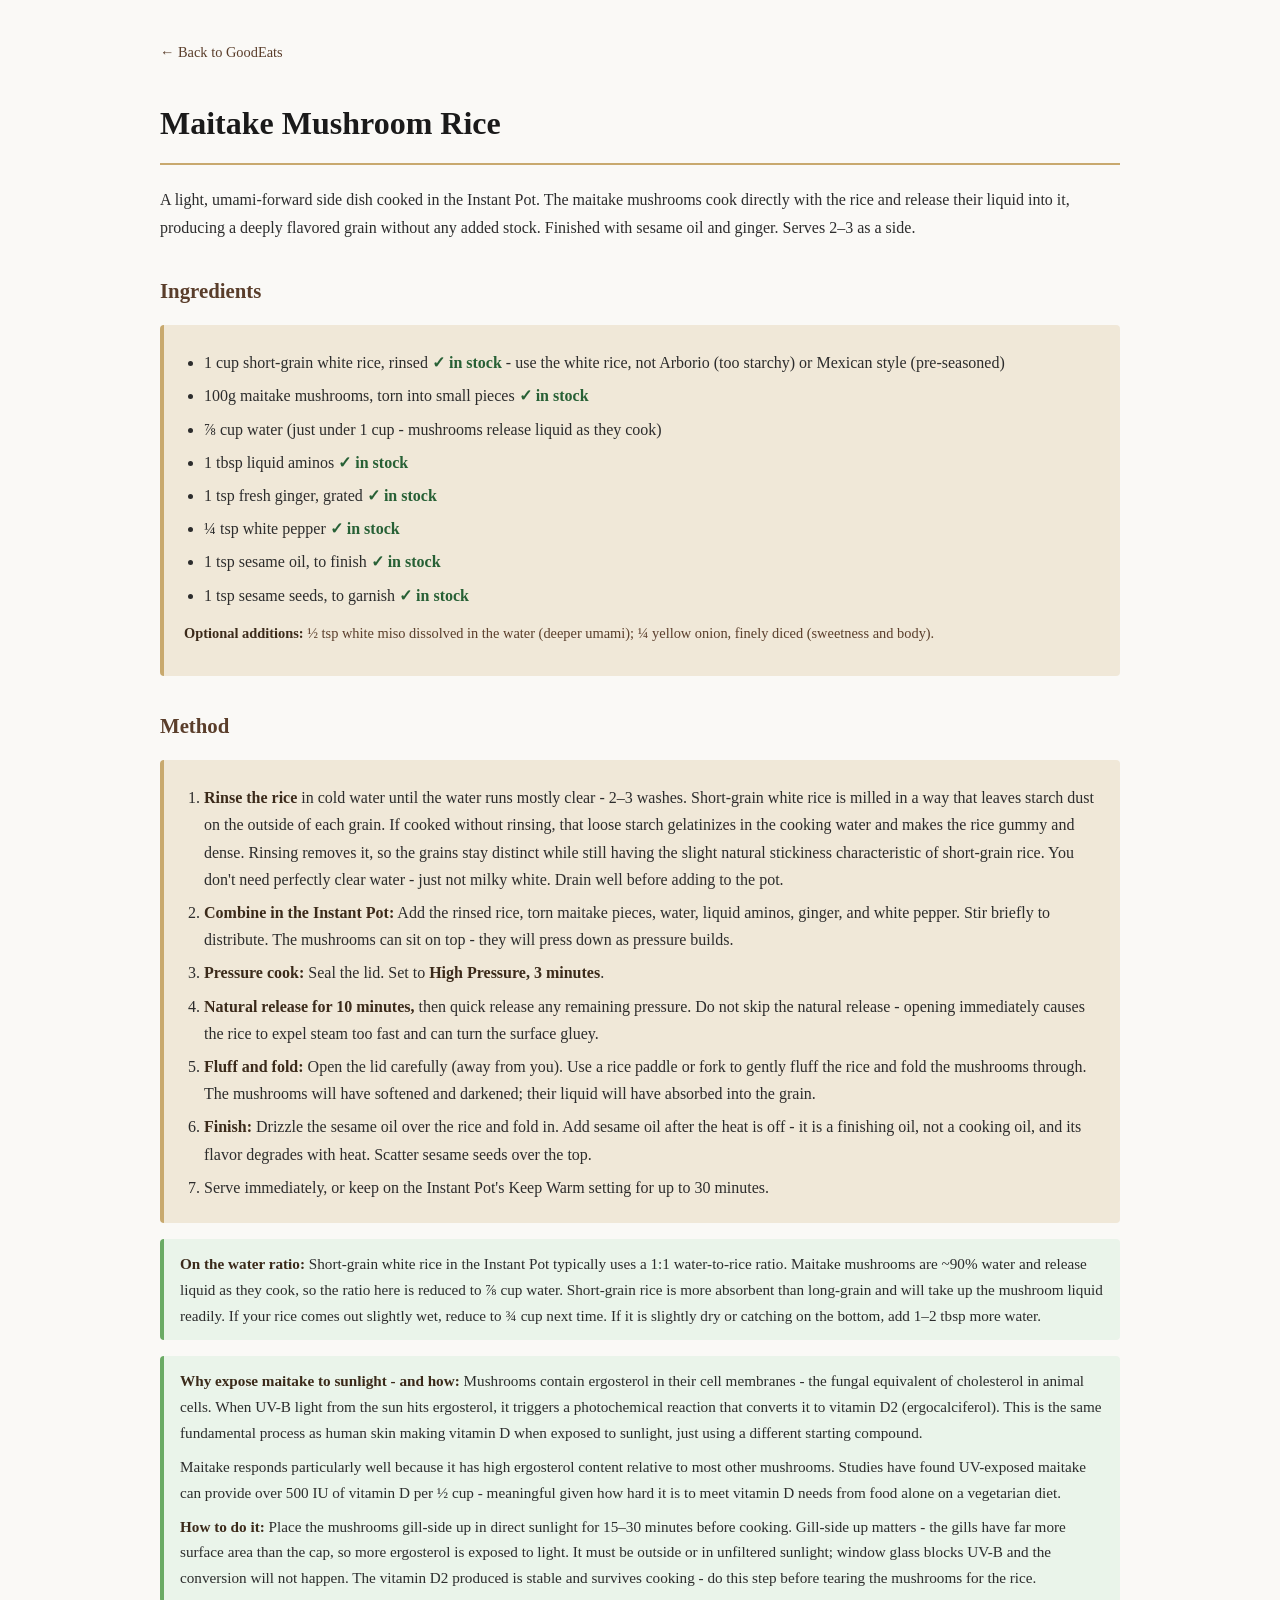
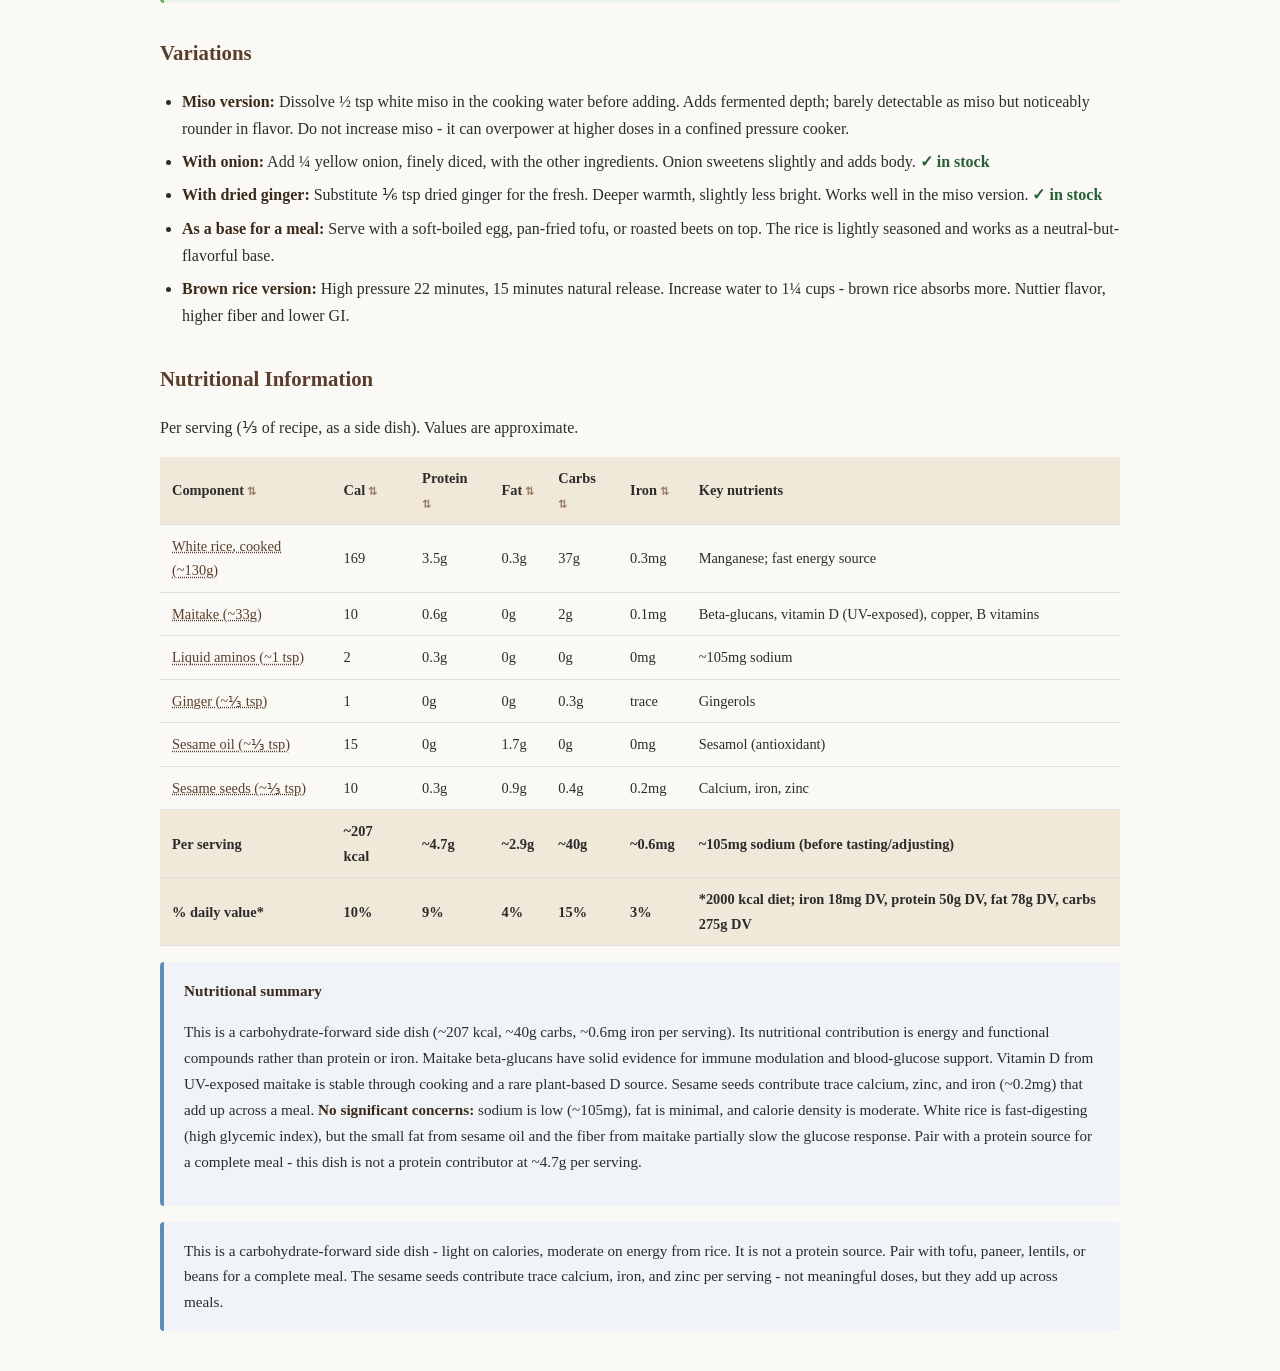
<file: docs/mushroom-rice.html>
<!DOCTYPE html>
<html lang="en">
<head>
  <meta charset="UTF-8">
  <meta name="viewport" content="width=device-width, initial-scale=1.0">
  <title>Maitake Mushroom Rice - GoodEats</title>
  <style>
    body {
      font-family: Georgia, serif;
      max-width: 960px;
      margin: 40px auto;
      padding: 0 20px;
      color: #2c2c2c;
      background: #faf9f6;
      line-height: 1.7;
    }
    nav { margin-bottom: 2rem; font-size: 0.9rem; }
    nav a { color: #5a3e2b; text-decoration: none; }
    nav a:hover { text-decoration: underline; }
    h1 {
      font-size: 2rem;
      border-bottom: 2px solid #c8a96e;
      padding-bottom: 12px;
      color: #1a1a1a;
    }
    h2 { font-size: 1.3rem; color: #5a3e2b; margin-top: 2rem; }
    h3 { font-size: 1.05rem; color: #3b2a1a; margin-top: 1.5rem; margin-bottom: 0.3rem; }
    table {
      width: 100%;
      border-collapse: collapse;
      margin: 1rem 0;
      font-size: 0.9rem;
    }
    th, td { text-align: left; padding: 9px 12px; border-bottom: 1px solid #ddd; }
    th { background-color: #f0e8d8; font-weight: bold; }
    tr:hover { background-color: #faf3e8; }
    .recipe-box {
      background: #f0e8d8;
      border-left: 4px solid #c8a96e;
      padding: 16px 20px;
      border-radius: 4px;
      margin: 1rem 0;
    }
    .recipe-box ol, .recipe-box ul { margin: 8px 0 0; padding-left: 20px; }
    .recipe-box li { margin: 6px 0; }
    ul, ol { padding-left: 22px; }
    li { margin: 6px 0; }
    strong { color: #3b2a1a; }
    .tip {
      background: #eaf4ea;
      border-left: 4px solid #6aaa64;
      padding: 12px 16px;
      border-radius: 4px;
      margin: 1rem 0;
      font-size: 0.95rem;
    }
    .nutrition-box {
      background: #f0f4f8;
      border-left: 4px solid #5b8db8;
      padding: 16px 20px;
      border-radius: 4px;
      margin: 1rem 0;
      font-size: 0.95rem;
    }
    .pantry-in { color: #276035; font-weight: bold; }
    .pantry-out { color: #b05a00; }
    tfoot td { font-weight: bold; background: #f0e8d8; }
    th.sortable { cursor: pointer; user-select: none; }
    th.sortable:hover { background-color: #e8dcc8; }
    th.sortable::after { content: ' ⇅'; font-size: 0.75em; color: #9b8068; }
    th.sort-asc::after { content: ' ↑'; color: #5a3e2b; }
    th.sort-desc::after { content: ' ↓'; color: #5a3e2b; }
    td a { color: #5a3e2b; text-decoration: underline dotted; }
    td a:hover { text-decoration: underline; }
  </style>
</head>
<body>

  <nav><a href="index.html">← Back to GoodEats</a></nav>

  <h1>Maitake Mushroom Rice</h1>
  <p>A light, umami-forward side dish cooked in the Instant Pot. The maitake mushrooms cook directly with the rice and release their liquid into it, producing a deeply flavored grain without any added stock. Finished with sesame oil and ginger. Serves 2–3 as a side.</p>

  <h2>Ingredients</h2>
  <div class="recipe-box">
    <ul>
      <li>1 cup short-grain white rice, rinsed <span class="pantry-in">✓ in stock</span> - use the white rice, not Arborio (too starchy) or Mexican style (pre-seasoned)</li>
      <li>100g maitake mushrooms, torn into small pieces <span class="pantry-in">✓ in stock</span></li>
      <li>⅞ cup water (just under 1 cup - mushrooms release liquid as they cook)</li>
      <li>1 tbsp liquid aminos <span class="pantry-in">✓ in stock</span></li>
      <li>1 tsp fresh ginger, grated <span class="pantry-in">✓ in stock</span></li>
      <li>¼ tsp white pepper <span class="pantry-in">✓ in stock</span></li>
      <li>1 tsp sesame oil, to finish <span class="pantry-in">✓ in stock</span></li>
      <li>1 tsp sesame seeds, to garnish <span class="pantry-in">✓ in stock</span></li>
    </ul>
    <p style="margin-top: 12px; font-size: 0.9rem; color: #5a3e2b;"><strong>Optional additions:</strong> ½ tsp white miso dissolved in the water (deeper umami); ¼ yellow onion, finely diced (sweetness and body).</p>
  </div>

  <h2>Method</h2>
  <div class="recipe-box">
    <ol>
      <li><strong>Rinse the rice</strong> in cold water until the water runs mostly clear - 2–3 washes. Short-grain white rice is milled in a way that leaves starch dust on the outside of each grain. If cooked without rinsing, that loose starch gelatinizes in the cooking water and makes the rice gummy and dense. Rinsing removes it, so the grains stay distinct while still having the slight natural stickiness characteristic of short-grain rice. You don't need perfectly clear water - just not milky white. Drain well before adding to the pot.</li>
      <li><strong>Combine in the Instant Pot:</strong> Add the rinsed rice, torn maitake pieces, water, liquid aminos, ginger, and white pepper. Stir briefly to distribute. The mushrooms can sit on top - they will press down as pressure builds.</li>
      <li><strong>Pressure cook:</strong> Seal the lid. Set to <strong>High Pressure, 3 minutes</strong>.</li>
      <li><strong>Natural release for 10 minutes,</strong> then quick release any remaining pressure. Do not skip the natural release - opening immediately causes the rice to expel steam too fast and can turn the surface gluey.</li>
      <li><strong>Fluff and fold:</strong> Open the lid carefully (away from you). Use a rice paddle or fork to gently fluff the rice and fold the mushrooms through. The mushrooms will have softened and darkened; their liquid will have absorbed into the grain.</li>
      <li><strong>Finish:</strong> Drizzle the sesame oil over the rice and fold in. Add sesame oil after the heat is off - it is a finishing oil, not a cooking oil, and its flavor degrades with heat. Scatter sesame seeds over the top.</li>
      <li>Serve immediately, or keep on the Instant Pot's Keep Warm setting for up to 30 minutes.</li>
    </ol>
  </div>

  <div class="tip">
    <strong>On the water ratio:</strong> Short-grain white rice in the Instant Pot typically uses a 1:1 water-to-rice ratio. Maitake mushrooms are ~90% water and release liquid as they cook, so the ratio here is reduced to ⅞ cup water. Short-grain rice is more absorbent than long-grain and will take up the mushroom liquid readily. If your rice comes out slightly wet, reduce to ¾ cup next time. If it is slightly dry or catching on the bottom, add 1–2 tbsp more water.
  </div>

  <div class="tip">
    <strong>Why expose maitake to sunlight - and how:</strong> Mushrooms contain ergosterol in their cell membranes - the fungal equivalent of cholesterol in animal cells. When UV-B light from the sun hits ergosterol, it triggers a photochemical reaction that converts it to vitamin D2 (ergocalciferol). This is the same fundamental process as human skin making vitamin D when exposed to sunlight, just using a different starting compound.
    <p style="margin: 0.5rem 0 0;">Maitake responds particularly well because it has high ergosterol content relative to most other mushrooms. Studies have found UV-exposed maitake can provide over 500 IU of vitamin D per ½ cup - meaningful given how hard it is to meet vitamin D needs from food alone on a vegetarian diet.</p>
    <p style="margin: 0.5rem 0 0;"><strong>How to do it:</strong> Place the mushrooms gill-side up in direct sunlight for 15–30 minutes before cooking. Gill-side up matters - the gills have far more surface area than the cap, so more ergosterol is exposed to light. It must be outside or in unfiltered sunlight; window glass blocks UV-B and the conversion will not happen. The vitamin D2 produced is stable and survives cooking - do this step before tearing the mushrooms for the rice.</p>
  </div>

  <h2>Variations</h2>
  <ul>
    <li><strong>Miso version:</strong> Dissolve ½ tsp white miso in the cooking water before adding. Adds fermented depth; barely detectable as miso but noticeably rounder in flavor. Do not increase miso - it can overpower at higher doses in a confined pressure cooker.</li>
    <li><strong>With onion:</strong> Add ¼ yellow onion, finely diced, with the other ingredients. Onion sweetens slightly and adds body. <span class="pantry-in">✓ in stock</span></li>
    <li><strong>With dried ginger:</strong> Substitute ⅙ tsp dried ginger for the fresh. Deeper warmth, slightly less bright. Works well in the miso version. <span class="pantry-in">✓ in stock</span></li>
    <li><strong>As a base for a meal:</strong> Serve with a soft-boiled egg, pan-fried tofu, or roasted beets on top. The rice is lightly seasoned and works as a neutral-but-flavorful base.</li>
    <li><strong>Brown rice version:</strong> High pressure 22 minutes, 15 minutes natural release. Increase water to 1¼ cups - brown rice absorbs more. Nuttier flavor, higher fiber and lower GI.</li>
  </ul>

  <h2>Nutritional Information</h2>
  <p>Per serving (⅓ of recipe, as a side dish). Values are approximate.</p>

  <table>
    <thead>
      <tr>
        <th class="sortable">Component</th>
        <th class="sortable">Cal</th>
        <th class="sortable">Protein</th>
        <th class="sortable">Fat</th>
        <th class="sortable">Carbs</th>
        <th class="sortable">Iron</th>
        <th>Key nutrients</th>
      </tr>
    </thead>
    <tbody>
      <tr>
        <td><a href="https://fdc.nal.usda.gov/food-details/168932/nutrients" target="_blank" rel="noopener">White rice, cooked (~130g)</a></td>
        <td>169</td>
        <td>3.5g</td>
        <td>0.3g</td>
        <td>37g</td>
        <td>0.3mg</td>
        <td>Manganese; fast energy source</td>
      </tr>
      <tr>
        <td><a href="https://fdc.nal.usda.gov/food-details/169403/nutrients" target="_blank" rel="noopener">Maitake (~33g)</a></td>
        <td>10</td>
        <td>0.6g</td>
        <td>0g</td>
        <td>2g</td>
        <td>0.1mg</td>
        <td>Beta-glucans, vitamin D (UV-exposed), copper, B vitamins</td>
      </tr>
      <tr>
        <td><a href="https://fdc.nal.usda.gov/food-details/2189002/nutrients" target="_blank" rel="noopener">Liquid aminos (~1 tsp)</a></td>
        <td>2</td>
        <td>0.3g</td>
        <td>0g</td>
        <td>0g</td>
        <td>0mg</td>
        <td>~105mg sodium</td>
      </tr>
      <tr>
        <td><a href="https://fdc.nal.usda.gov/food-details/169231/nutrients" target="_blank" rel="noopener">Ginger (~⅓ tsp)</a></td>
        <td>1</td>
        <td>0g</td>
        <td>0g</td>
        <td>0.3g</td>
        <td>trace</td>
        <td>Gingerols</td>
      </tr>
      <tr>
        <td><a href="https://fdc.nal.usda.gov/food-details/171016/nutrients" target="_blank" rel="noopener">Sesame oil (~⅓ tsp)</a></td>
        <td>15</td>
        <td>0g</td>
        <td>1.7g</td>
        <td>0g</td>
        <td>0mg</td>
        <td>Sesamol (antioxidant)</td>
      </tr>
      <tr>
        <td><a href="https://fdc.nal.usda.gov/food-details/170150/nutrients" target="_blank" rel="noopener">Sesame seeds (~⅓ tsp)</a></td>
        <td>10</td>
        <td>0.3g</td>
        <td>0.9g</td>
        <td>0.4g</td>
        <td>0.2mg</td>
        <td>Calcium, iron, zinc</td>
      </tr>
    </tbody>
    <tfoot>
      <tr>
        <td>Per serving</td>
        <td>~207 kcal</td>
        <td>~4.7g</td>
        <td>~2.9g</td>
        <td>~40g</td>
        <td>~0.6mg</td>
        <td>~105mg sodium (before tasting/adjusting)</td>
      </tr>
      <tr>
        <td>% daily value*</td>
        <td>10%</td>
        <td>9%</td>
        <td>4%</td>
        <td>15%</td>
        <td>3%</td>
        <td>*2000 kcal diet; iron 18mg DV, protein 50g DV, fat 78g DV, carbs 275g DV</td>
      </tr>
    </tfoot>
  </table>

  <div class="nutrition-box">
    <strong>Nutritional summary</strong>
    <p>This is a carbohydrate-forward side dish (~207 kcal, ~40g carbs, ~0.6mg iron per serving). Its nutritional contribution is energy and functional compounds rather than protein or iron. Maitake beta-glucans have solid evidence for immune modulation and blood-glucose support. Vitamin D from UV-exposed maitake is stable through cooking and a rare plant-based D source. Sesame seeds contribute trace calcium, zinc, and iron (~0.2mg) that add up across a meal. <strong>No significant concerns:</strong> sodium is low (~105mg), fat is minimal, and calorie density is moderate. White rice is fast-digesting (high glycemic index), but the small fat from sesame oil and the fiber from maitake partially slow the glucose response. Pair with a protein source for a complete meal - this dish is not a protein contributor at ~4.7g per serving.</p>
  </div>
  <div class="nutrition-box">
    This is a carbohydrate-forward side dish - light on calories, moderate on energy from rice. It is not a protein source. Pair with tofu, paneer, lentils, or beans for a complete meal. The sesame seeds contribute trace calcium, iron, and zinc per serving - not meaningful doses, but they add up across meals.
  </div>

  <script>
    document.querySelectorAll('th.sortable').forEach(th => {
      th.addEventListener('click', () => {
        const table = th.closest('table');
        const tbody = table.querySelector('tbody');
        const col = th.cellIndex;
        const asc = !th.classList.contains('sort-asc');
        table.querySelectorAll('th').forEach(h => h.className = h.classList.contains('sortable') ? 'sortable' : '');
        th.className = 'sortable ' + (asc ? 'sort-asc' : 'sort-desc');
        Array.from(tbody.querySelectorAll('tr')).sort((a, b) => {
          const av = a.cells[col] ? a.cells[col].textContent.trim() : '';
          const bv = b.cells[col] ? b.cells[col].textContent.trim() : '';
          const an = parseFloat(av.replace(/[^\d.]/g, ''));
          const bn = parseFloat(bv.replace(/[^\d.]/g, ''));
          if (!isNaN(an) && !isNaN(bn)) return asc ? an - bn : bn - an;
          return asc ? av.localeCompare(bv) : bv.localeCompare(av);
        }).forEach(r => tbody.appendChild(r));
      });
    });
  </script>

</body>
</html>
</file>
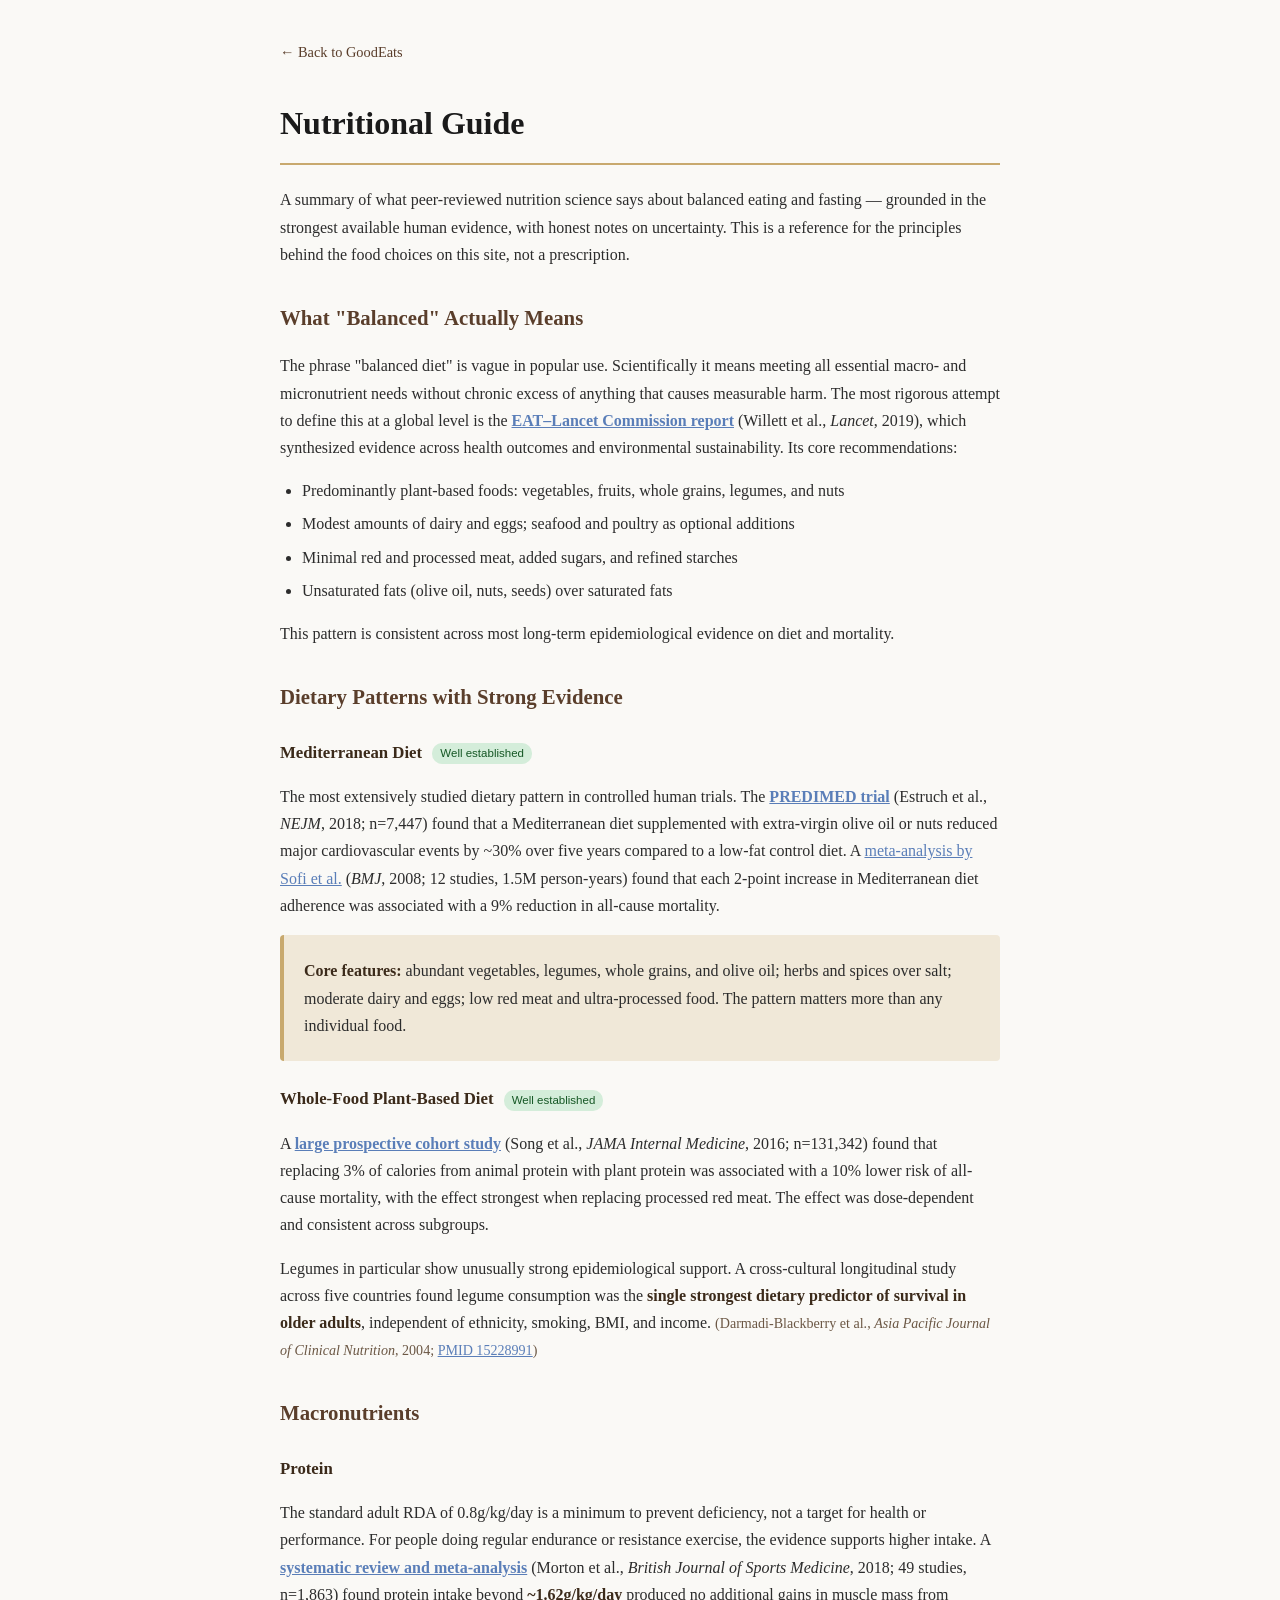
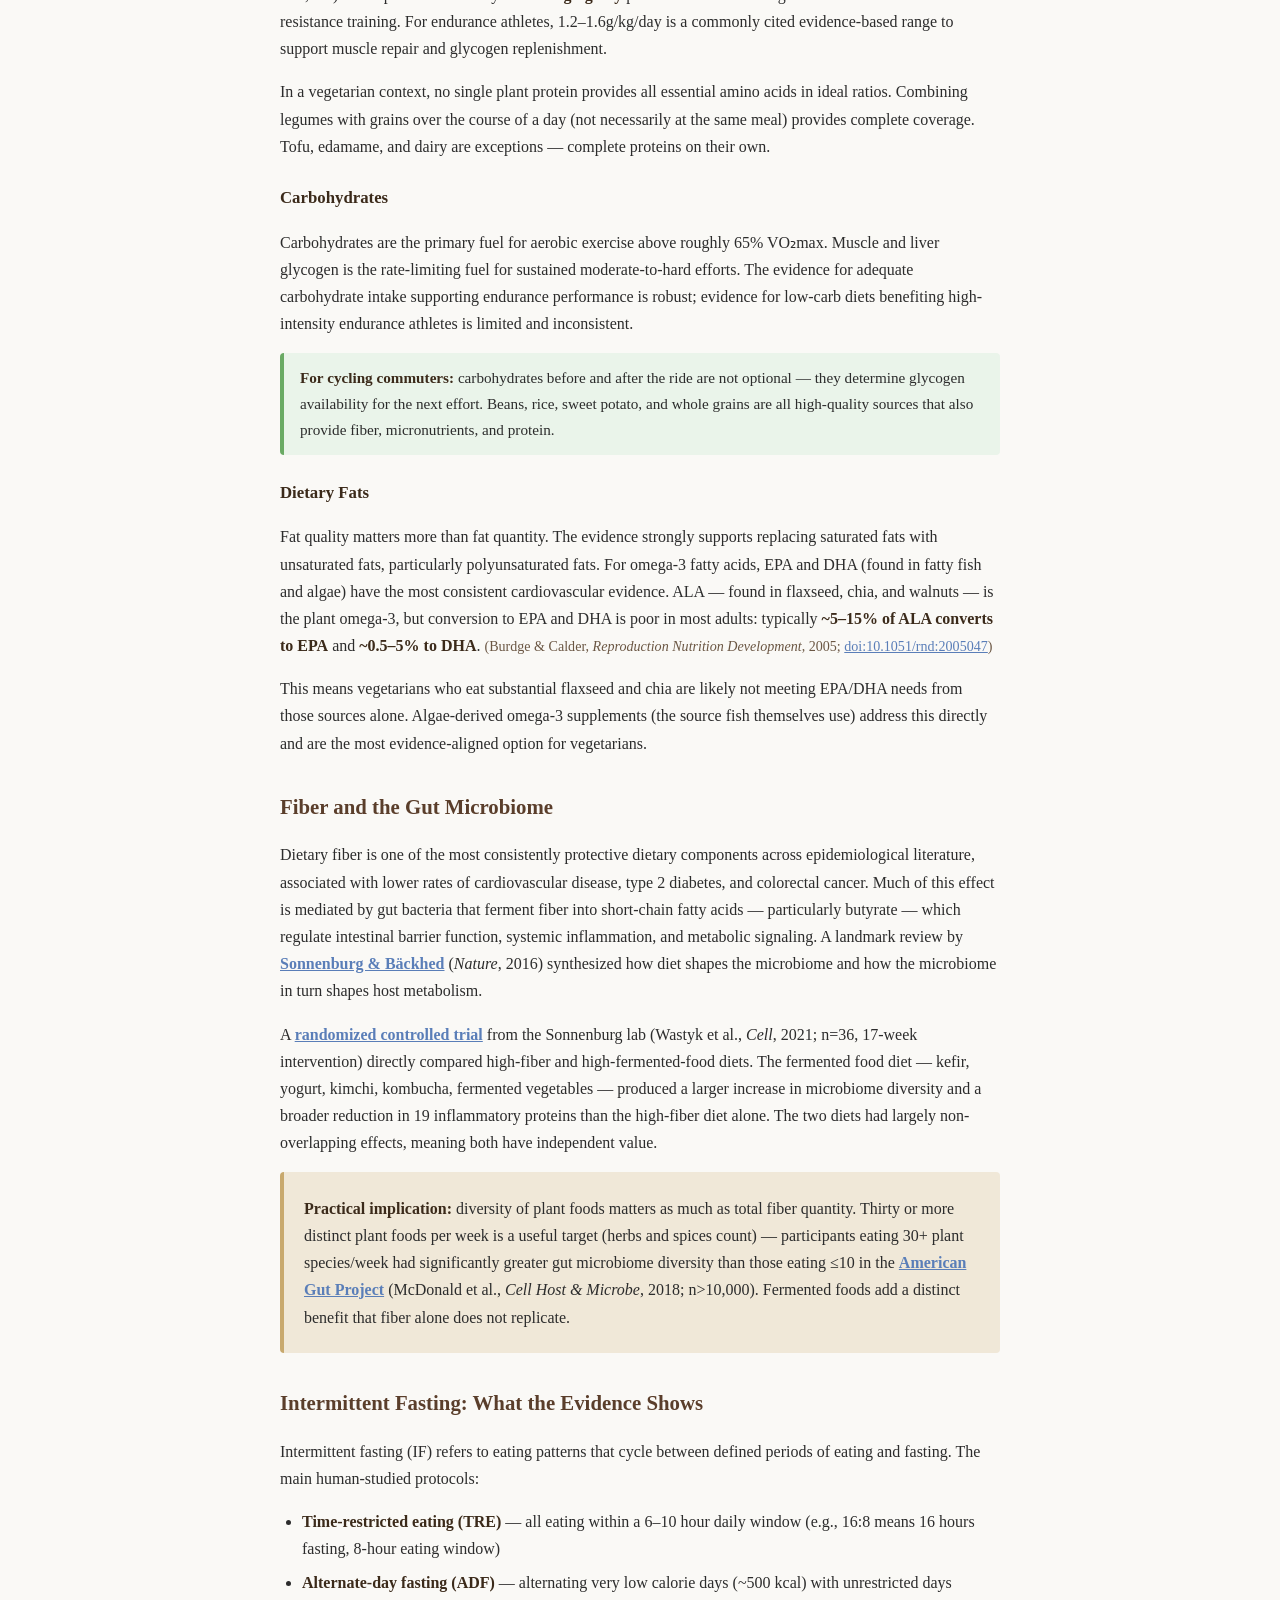
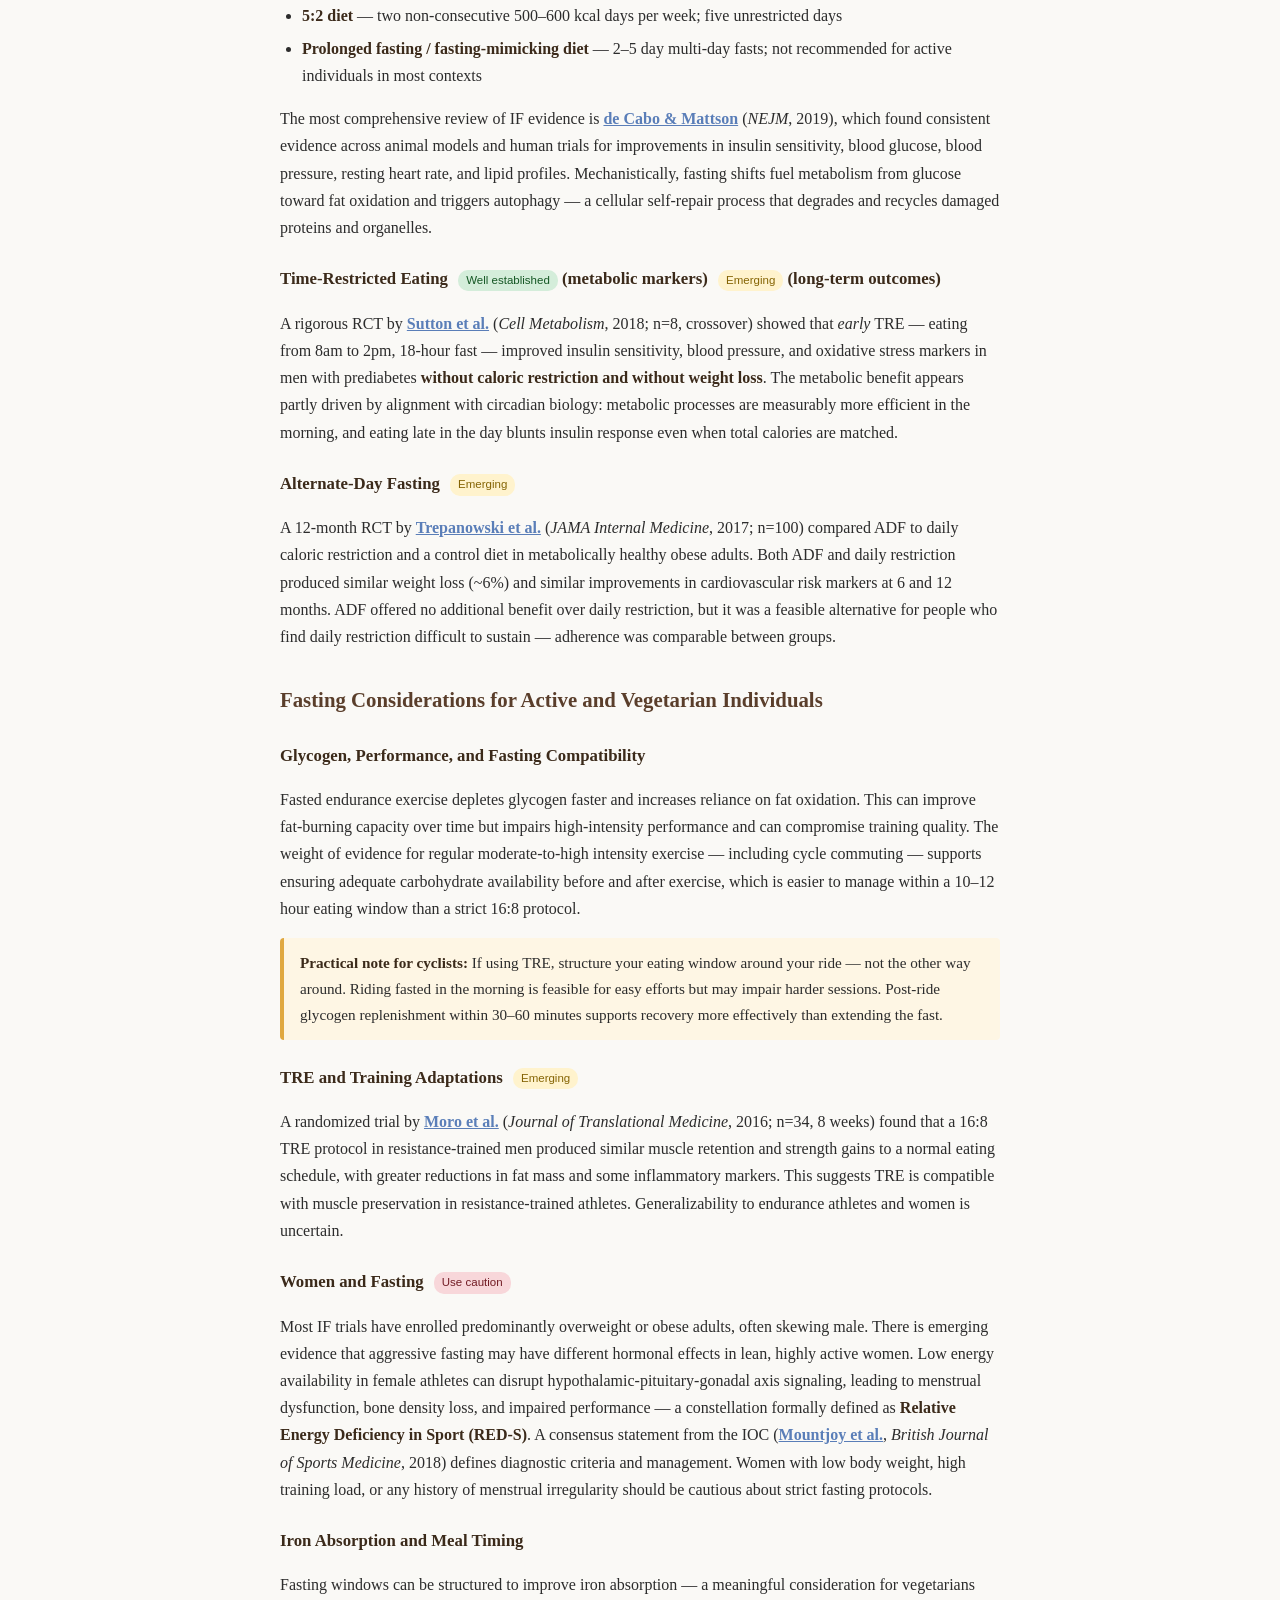
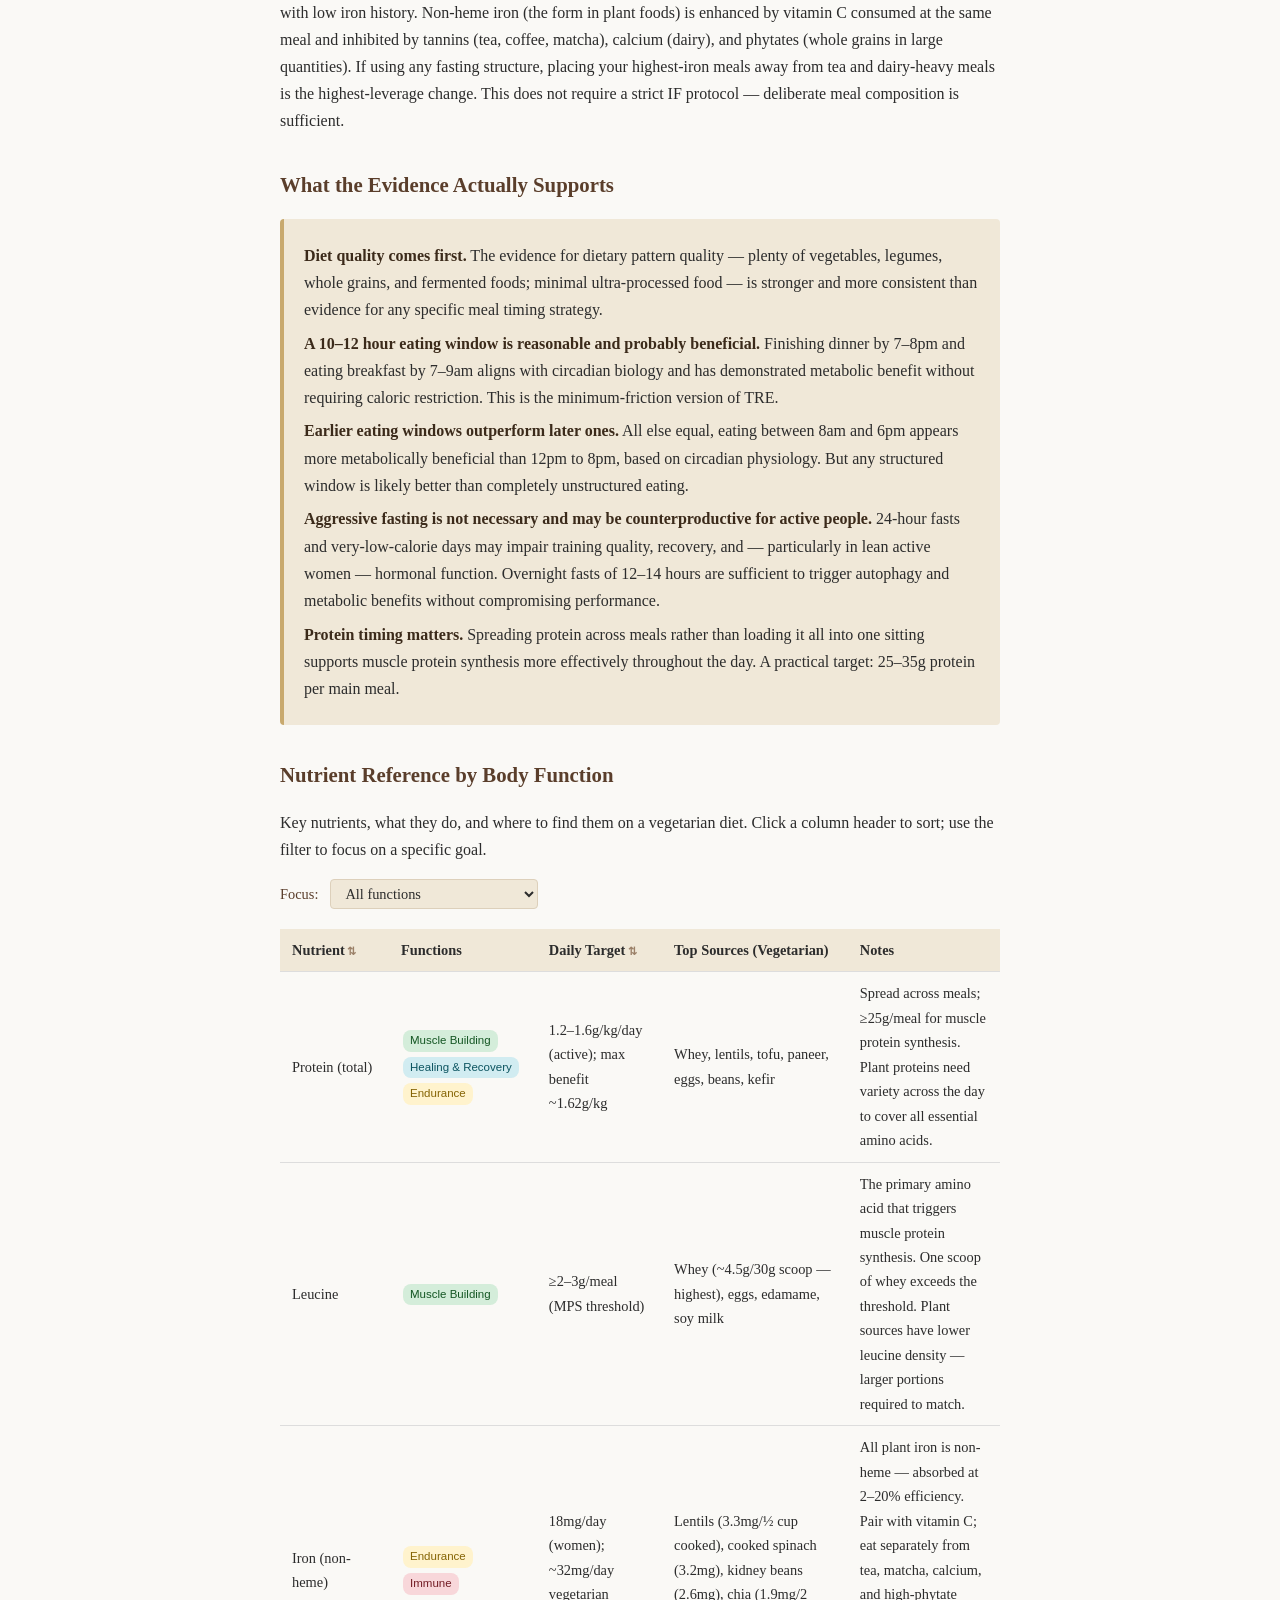
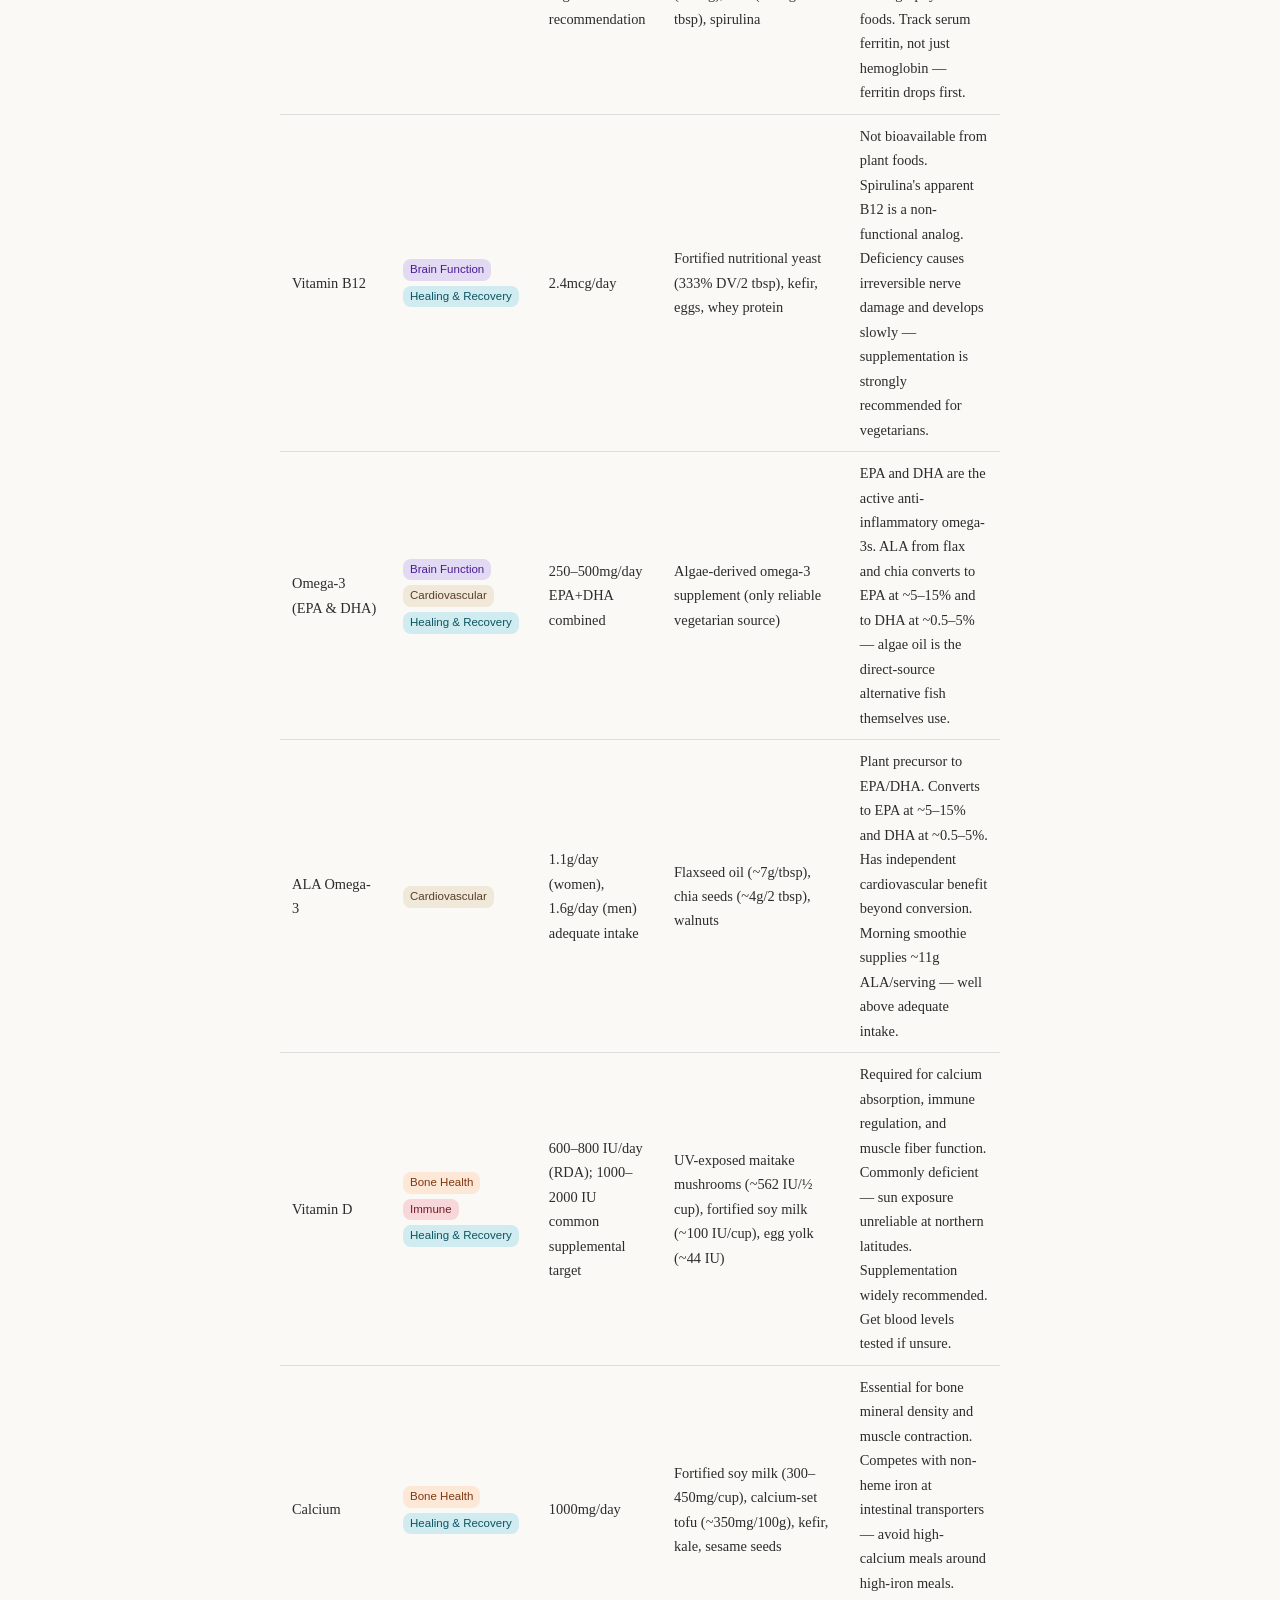
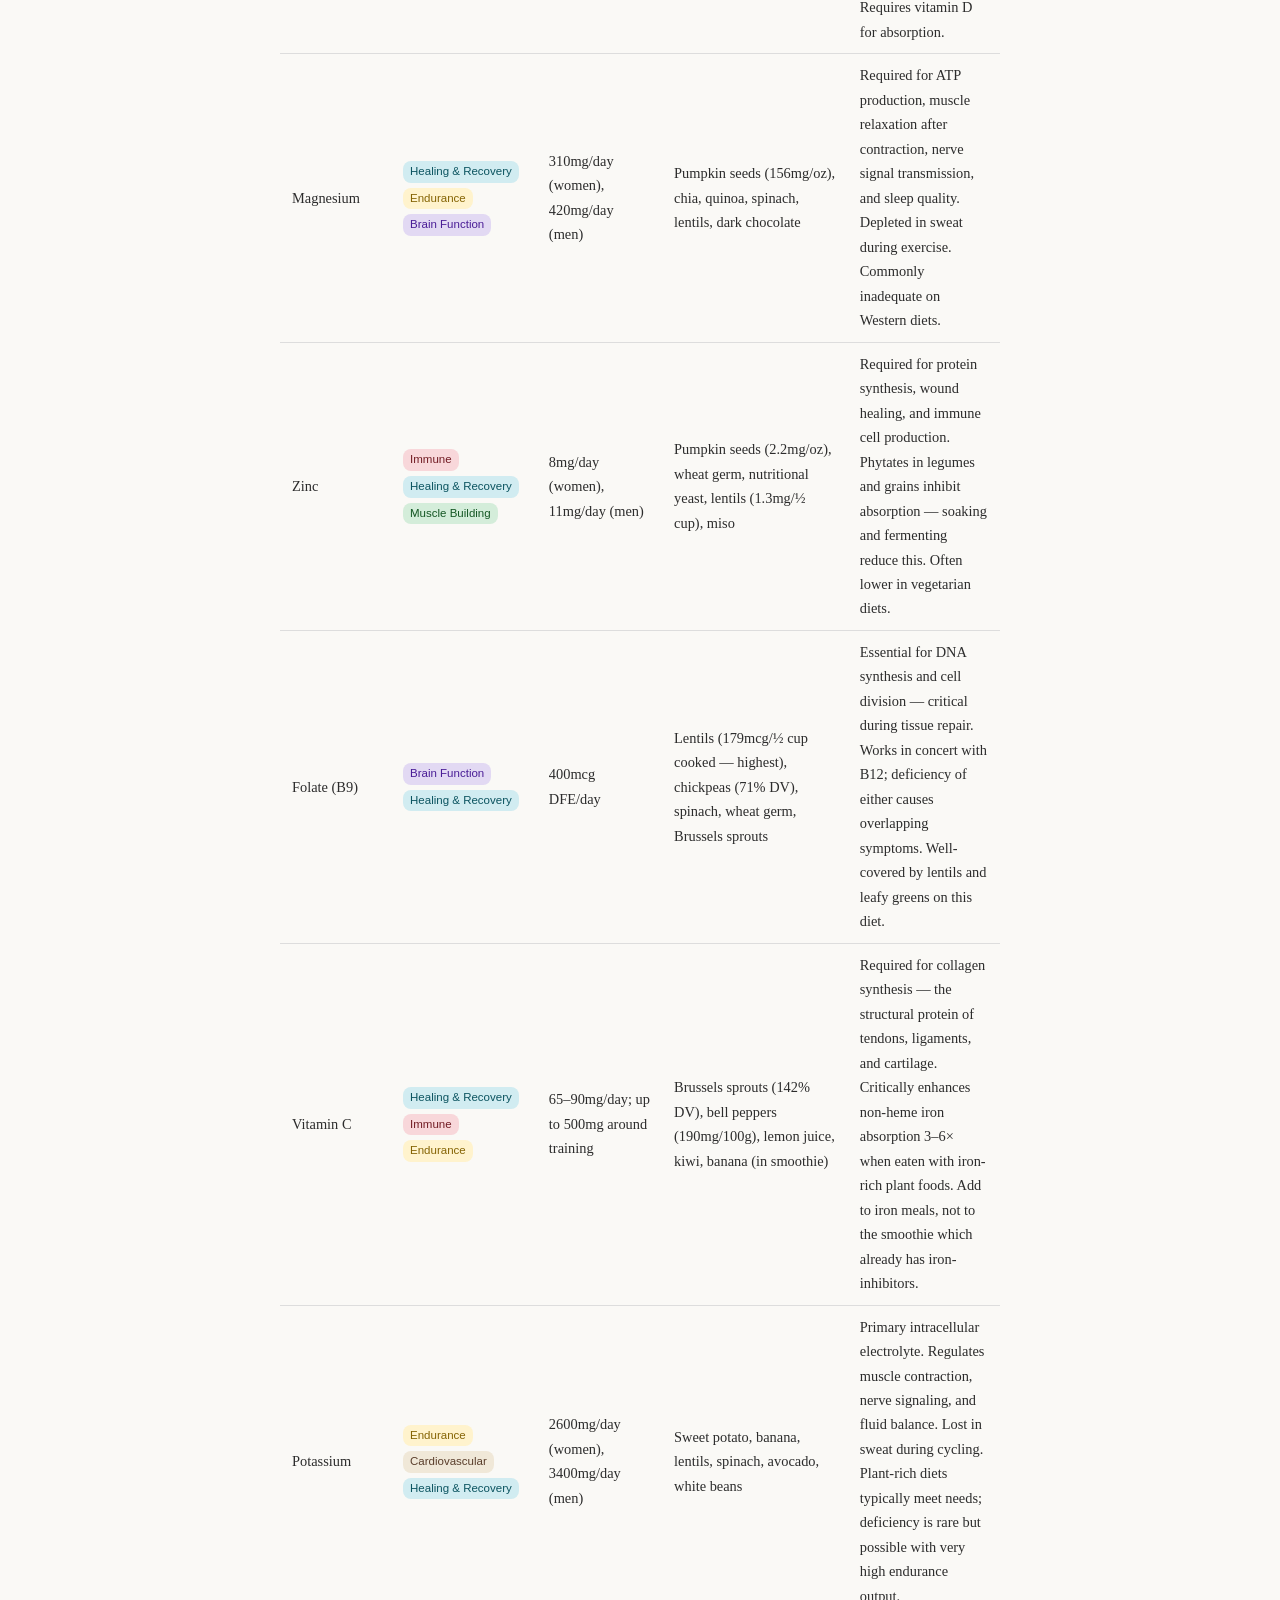
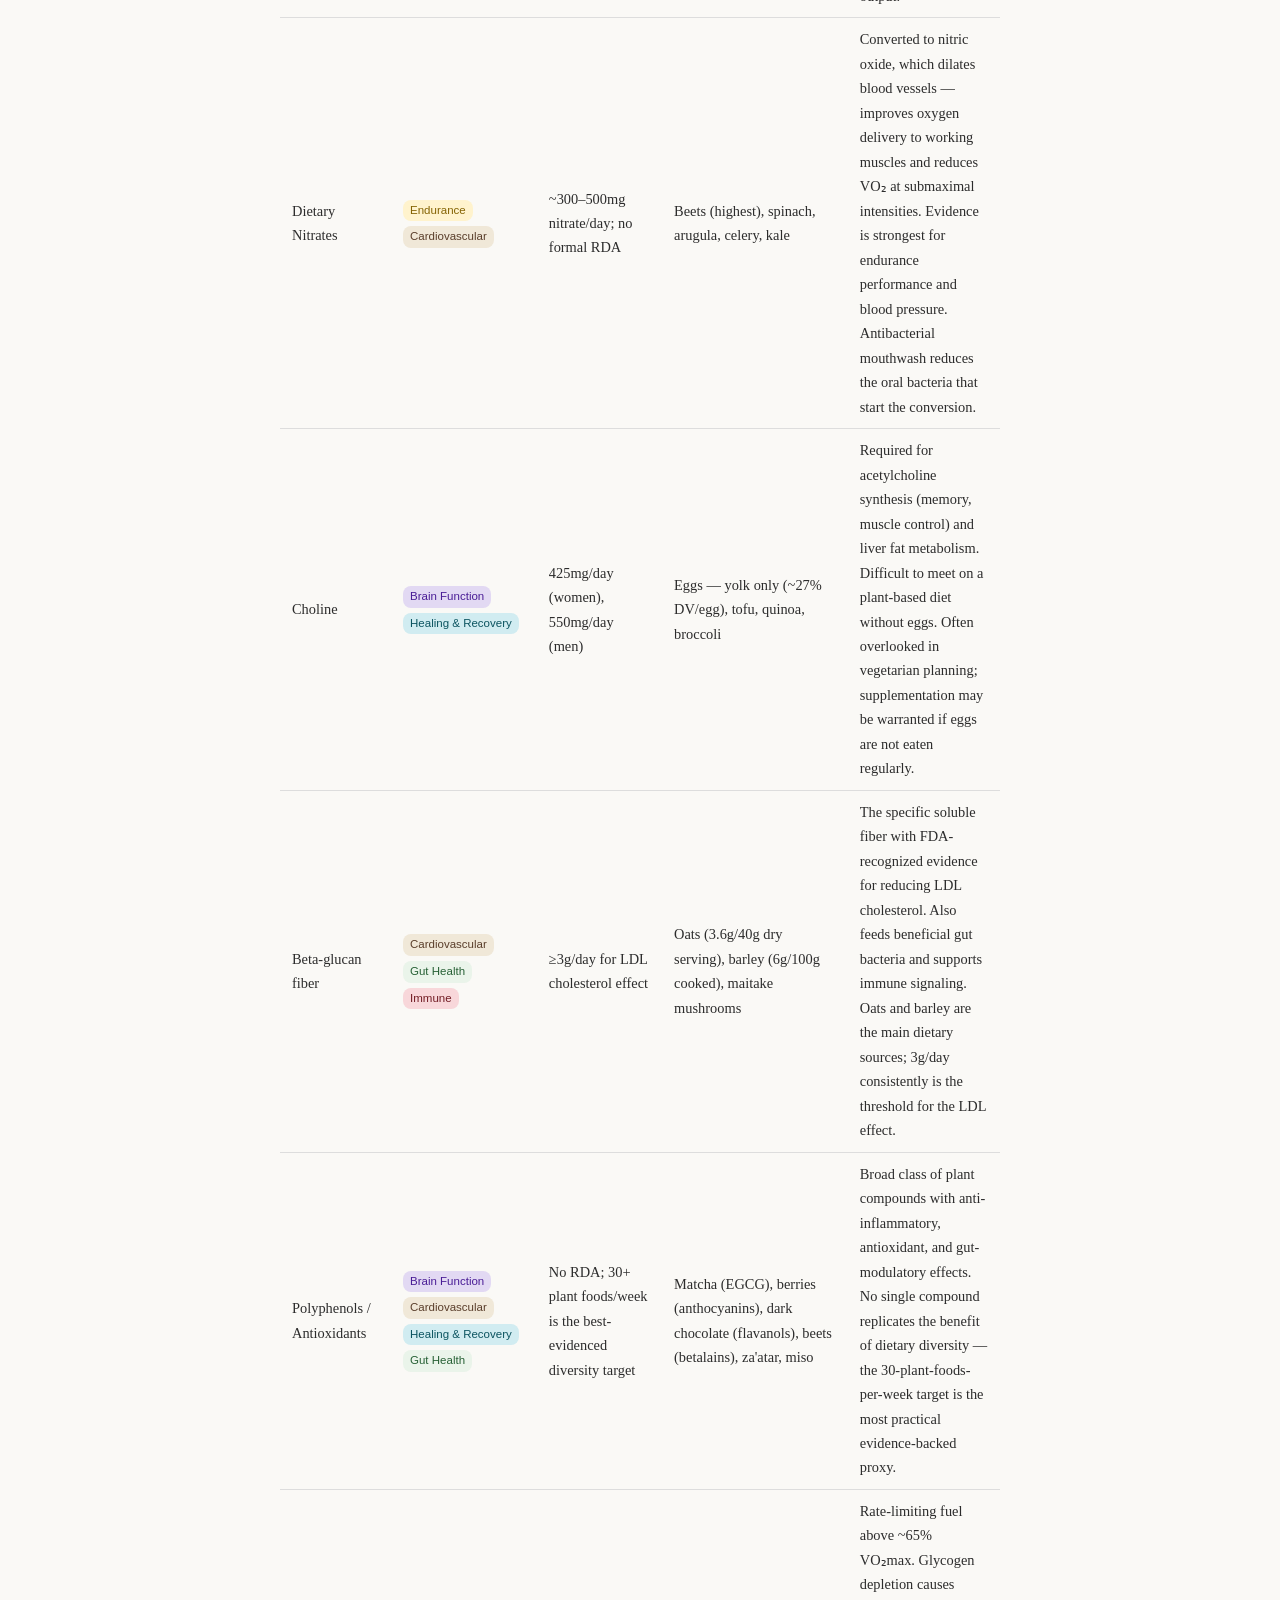
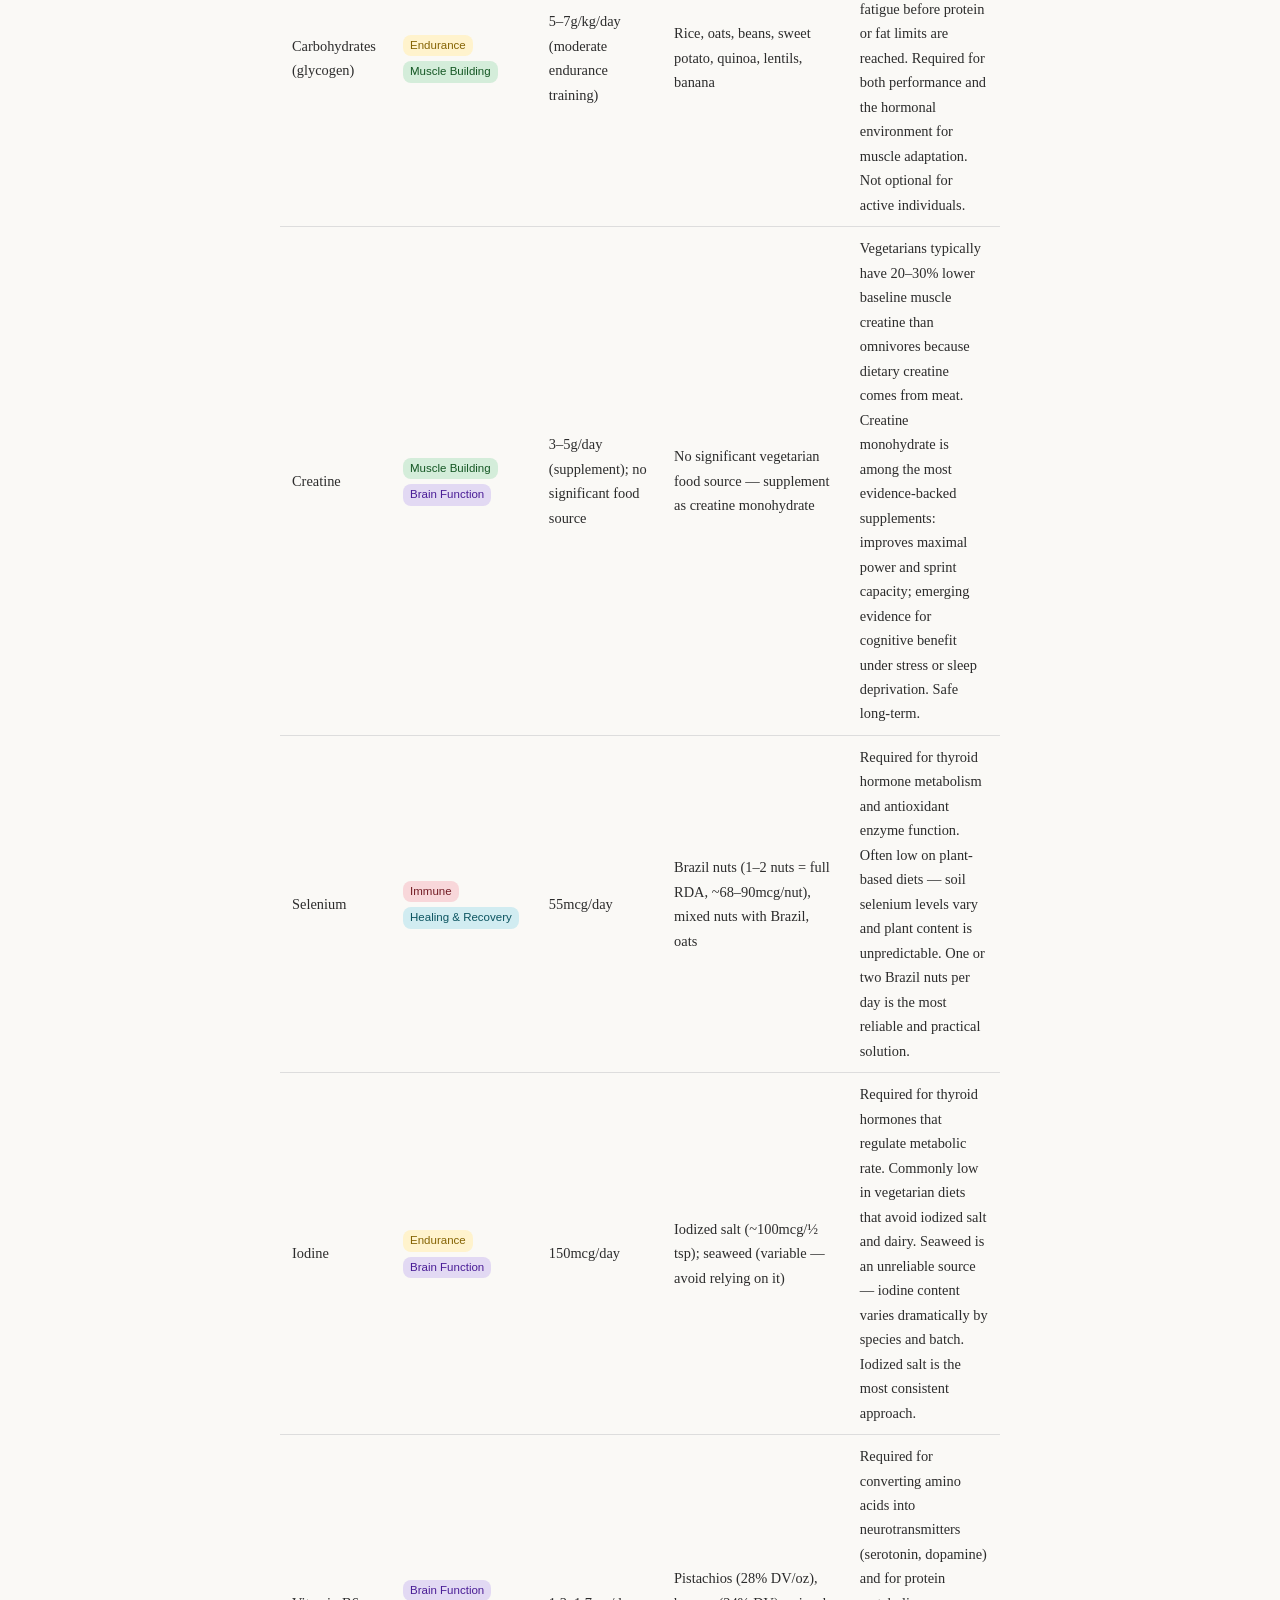
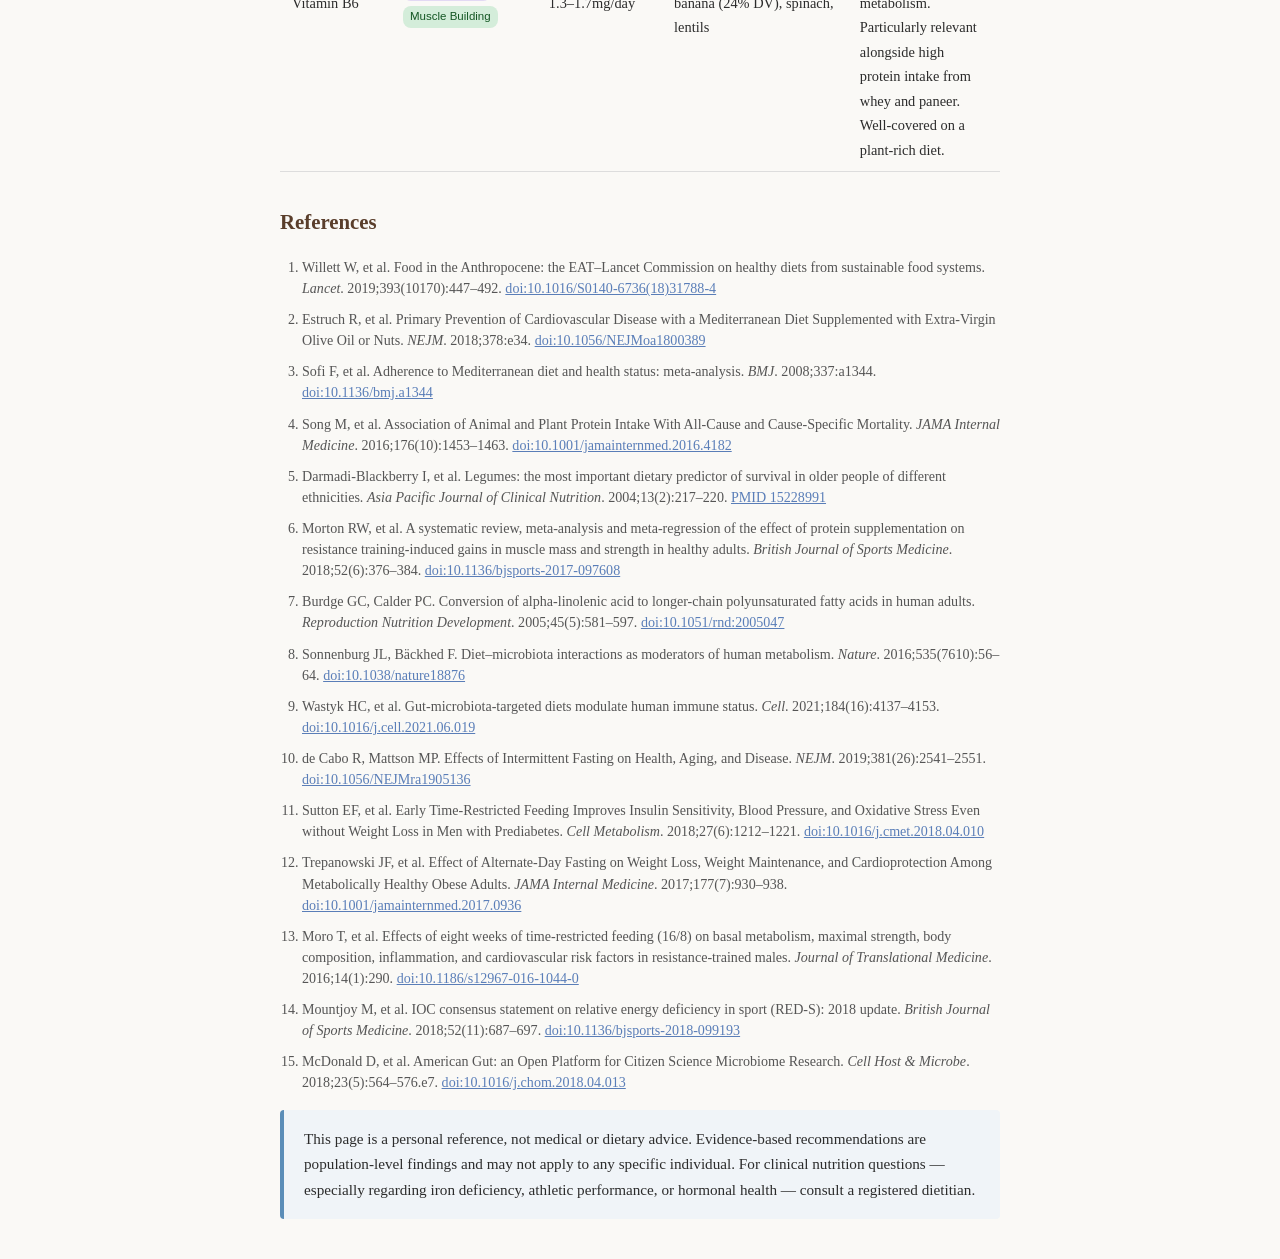
<file: docs/nutritional-guide.html>
<!DOCTYPE html>
<html lang="en">
<head>
  <meta charset="UTF-8">
  <meta name="viewport" content="width=device-width, initial-scale=1.0">
  <title>Nutritional Guide - GoodEats</title>
  <style>
    body {
      font-family: Georgia, serif;
      max-width: 720px;
      margin: 40px auto;
      padding: 0 20px;
      color: #2c2c2c;
      background: #faf9f6;
      line-height: 1.7;
    }
    nav { margin-bottom: 2rem; font-size: 0.9rem; }
    nav a { color: #5a3e2b; text-decoration: none; }
    nav a:hover { text-decoration: underline; }
    h1 {
      font-size: 2rem;
      border-bottom: 2px solid #c8a96e;
      padding-bottom: 12px;
      color: #1a1a1a;
    }
    h2 {
      font-size: 1.3rem;
      color: #5a3e2b;
      margin-top: 2rem;
    }
    h3 {
      font-size: 1.05rem;
      color: #3b2a1a;
      margin-top: 1.5rem;
      margin-bottom: 0.3rem;
    }
    ul, ol { padding-left: 22px; }
    li { margin: 6px 0; }
    strong { color: #3b2a1a; }
    a { color: #5a7eb8; }
    a:hover { text-decoration: underline; }
    .principle-box {
      background: #f0e8d8;
      border-left: 4px solid #c8a96e;
      padding: 16px 20px;
      border-radius: 4px;
      margin: 1rem 0;
    }
    .principle-box p { margin: 0.4rem 0; }
    .tip {
      background: #eaf4ea;
      border-left: 4px solid #6aaa64;
      padding: 12px 16px;
      border-radius: 4px;
      margin: 1rem 0;
      font-size: 0.95rem;
    }
    .caution {
      background: #fef6e4;
      border-left: 4px solid #e0a840;
      padding: 12px 16px;
      border-radius: 4px;
      margin: 1rem 0;
      font-size: 0.95rem;
    }
    .nutrition-box {
      background: #f0f4f8;
      border-left: 4px solid #5b8db8;
      padding: 16px 20px;
      border-radius: 4px;
      margin: 1rem 0;
      font-size: 0.95rem;
    }
    .badge {
      display: inline-block;
      font-size: 0.72rem;
      padding: 1px 8px;
      border-radius: 10px;
      margin-left: 6px;
      font-family: sans-serif;
      vertical-align: middle;
      font-weight: normal;
    }
    .badge-strong { background: #d4edda; color: #155724; }
    .badge-emerging { background: #fff3cd; color: #856404; }
    .badge-caution { background: #f8d7da; color: #721c24; }
    table {
      width: 100%;
      border-collapse: collapse;
      margin: 1rem 0;
      font-size: 0.9rem;
    }
    th, td {
      text-align: left;
      padding: 9px 12px;
      border-bottom: 1px solid #ddd;
    }
    th { background-color: #f0e8d8; font-weight: bold; white-space: nowrap; }
    tr:hover { background-color: #faf3e8; }
    th.sortable { cursor: pointer; user-select: none; }
    th.sortable:hover { background-color: #e8dcc8; }
    th.sortable::after { content: ' ⇅'; font-size: 0.75em; color: #9b8068; }
    th.sort-asc::after { content: ' ↑'; color: #5a3e2b; }
    th.sort-desc::after { content: ' ↓'; color: #5a3e2b; }
    .controls {
      display: flex;
      gap: 12px;
      flex-wrap: wrap;
      margin: 1rem 0 1.2rem;
      align-items: center;
      font-size: 0.9rem;
    }
    .controls label { color: #5a3e2b; }
    .controls select {
      font-family: Georgia, serif;
      font-size: 0.9rem;
      padding: 5px 10px;
      border: 1px solid #ddd0bb;
      border-radius: 4px;
      background: #f0e8d8;
      color: #2c2c2c;
    }
    .fn-tag {
      display: inline-block;
      font-size: 0.72rem;
      padding: 1px 7px;
      border-radius: 8px;
      margin: 2px 2px;
      font-family: sans-serif;
      white-space: nowrap;
    }
    .fn-muscle-build { background: #d4edda; color: #155724; }
    .fn-muscle-heal  { background: #d1ecf1; color: #0c5460; }
    .fn-brain        { background: #e2d9f3; color: #4a1d96; }
    .fn-endurance    { background: #fff3cd; color: #856404; }
    .fn-bone         { background: #fde8d8; color: #7d3811; }
    .fn-immune       { background: #f8d7da; color: #721c24; }
    .fn-cardio       { background: #f0e8d8; color: #5a3e2b; }
    .fn-gut          { background: #eaf4ea; color: #276035; }
    cite {
      font-size: 0.88rem;
      color: #6b5744;
      font-style: normal;
    }
    .ref-list {
      font-size: 0.88rem;
      color: #555;
      padding-left: 22px;
    }
    .ref-list li { margin: 10px 0; line-height: 1.5; }
    .ref-list a { color: #5a7eb8; }
  </style>
</head>
<body>

  <nav><a href="index.html">← Back to GoodEats</a></nav>

  <h1>Nutritional Guide</h1>
  <p>A summary of what peer-reviewed nutrition science says about balanced eating and fasting — grounded in the strongest available human evidence, with honest notes on uncertainty. This is a reference for the principles behind the food choices on this site, not a prescription.</p>

  <h2>What "Balanced" Actually Means</h2>
  <p>The phrase "balanced diet" is vague in popular use. Scientifically it means meeting all essential macro- and micronutrient needs without chronic excess of anything that causes measurable harm. The most rigorous attempt to define this at a global level is the <strong><a href="https://doi.org/10.1016/S0140-6736(18)31788-4">EAT–Lancet Commission report</a></strong> (Willett et al., <em>Lancet</em>, 2019), which synthesized evidence across health outcomes and environmental sustainability. Its core recommendations:</p>
  <ul>
    <li>Predominantly plant-based foods: vegetables, fruits, whole grains, legumes, and nuts</li>
    <li>Modest amounts of dairy and eggs; seafood and poultry as optional additions</li>
    <li>Minimal red and processed meat, added sugars, and refined starches</li>
    <li>Unsaturated fats (olive oil, nuts, seeds) over saturated fats</li>
  </ul>
  <p>This pattern is consistent across most long-term epidemiological evidence on diet and mortality.</p>

  <h2>Dietary Patterns with Strong Evidence</h2>

  <h3>Mediterranean Diet <span class="badge badge-strong">Well established</span></h3>
  <p>The most extensively studied dietary pattern in controlled human trials. The <strong><a href="https://doi.org/10.1056/NEJMoa1800389">PREDIMED trial</a></strong> (Estruch et al., <em>NEJM</em>, 2018; n=7,447) found that a Mediterranean diet supplemented with extra-virgin olive oil or nuts reduced major cardiovascular events by ~30% over five years compared to a low-fat control diet. A <a href="https://doi.org/10.1136/bmj.a1344">meta-analysis by Sofi et al.</a> (<em>BMJ</em>, 2008; 12 studies, 1.5M person-years) found that each 2-point increase in Mediterranean diet adherence was associated with a 9% reduction in all-cause mortality.</p>
  <div class="principle-box">
    <p><strong>Core features:</strong> abundant vegetables, legumes, whole grains, and olive oil; herbs and spices over salt; moderate dairy and eggs; low red meat and ultra-processed food. The pattern matters more than any individual food.</p>
  </div>

  <h3>Whole-Food Plant-Based Diet <span class="badge badge-strong">Well established</span></h3>
  <p>A <strong><a href="https://doi.org/10.1001/jamainternmed.2016.4182">large prospective cohort study</a></strong> (Song et al., <em>JAMA Internal Medicine</em>, 2016; n=131,342) found that replacing 3% of calories from animal protein with plant protein was associated with a 10% lower risk of all-cause mortality, with the effect strongest when replacing processed red meat. The effect was dose-dependent and consistent across subgroups.</p>
  <p>Legumes in particular show unusually strong epidemiological support. A cross-cultural longitudinal study across five countries found legume consumption was the <strong>single strongest dietary predictor of survival in older adults</strong>, independent of ethnicity, smoking, BMI, and income. <cite>(Darmadi-Blackberry et al., <em>Asia Pacific Journal of Clinical Nutrition</em>, 2004; <a href="https://pubmed.ncbi.nlm.nih.gov/15228991/">PMID 15228991</a>)</cite></p>

  <h2>Macronutrients</h2>

  <h3>Protein</h3>
  <p>The standard adult RDA of 0.8g/kg/day is a minimum to prevent deficiency, not a target for health or performance. For people doing regular endurance or resistance exercise, the evidence supports higher intake. A <strong><a href="https://doi.org/10.1136/bjsports-2017-097608">systematic review and meta-analysis</a></strong> (Morton et al., <em>British Journal of Sports Medicine</em>, 2018; 49 studies, n=1,863) found protein intake beyond <strong>~1.62g/kg/day</strong> produced no additional gains in muscle mass from resistance training. For endurance athletes, 1.2–1.6g/kg/day is a commonly cited evidence-based range to support muscle repair and glycogen replenishment.</p>
  <p>In a vegetarian context, no single plant protein provides all essential amino acids in ideal ratios. Combining legumes with grains over the course of a day (not necessarily at the same meal) provides complete coverage. Tofu, edamame, and dairy are exceptions — complete proteins on their own.</p>

  <h3>Carbohydrates</h3>
  <p>Carbohydrates are the primary fuel for aerobic exercise above roughly 65% VO₂max. Muscle and liver glycogen is the rate-limiting fuel for sustained moderate-to-hard efforts. The evidence for adequate carbohydrate intake supporting endurance performance is robust; evidence for low-carb diets benefiting high-intensity endurance athletes is limited and inconsistent.</p>
  <div class="tip">
    <strong>For cycling commuters:</strong> carbohydrates before and after the ride are not optional — they determine glycogen availability for the next effort. Beans, rice, sweet potato, and whole grains are all high-quality sources that also provide fiber, micronutrients, and protein.
  </div>

  <h3>Dietary Fats</h3>
  <p>Fat quality matters more than fat quantity. The evidence strongly supports replacing saturated fats with unsaturated fats, particularly polyunsaturated fats. For omega-3 fatty acids, EPA and DHA (found in fatty fish and algae) have the most consistent cardiovascular evidence. ALA — found in flaxseed, chia, and walnuts — is the plant omega-3, but conversion to EPA and DHA is poor in most adults: typically <strong>~5–15% of ALA converts to EPA</strong> and <strong>~0.5–5% to DHA</strong>. <cite>(Burdge &amp; Calder, <em>Reproduction Nutrition Development</em>, 2005; <a href="https://doi.org/10.1051/rnd:2005047">doi:10.1051/rnd:2005047</a>)</cite></p>
  <p>This means vegetarians who eat substantial flaxseed and chia are likely not meeting EPA/DHA needs from those sources alone. Algae-derived omega-3 supplements (the source fish themselves use) address this directly and are the most evidence-aligned option for vegetarians.</p>

  <h2>Fiber and the Gut Microbiome</h2>
  <p>Dietary fiber is one of the most consistently protective dietary components across epidemiological literature, associated with lower rates of cardiovascular disease, type 2 diabetes, and colorectal cancer. Much of this effect is mediated by gut bacteria that ferment fiber into short-chain fatty acids — particularly butyrate — which regulate intestinal barrier function, systemic inflammation, and metabolic signaling. A landmark review by <strong><a href="https://doi.org/10.1038/nature18876">Sonnenburg &amp; Bäckhed</a></strong> (<em>Nature</em>, 2016) synthesized how diet shapes the microbiome and how the microbiome in turn shapes host metabolism.</p>
  <p>A <strong><a href="https://doi.org/10.1016/j.cell.2021.06.019">randomized controlled trial</a></strong> from the Sonnenburg lab (Wastyk et al., <em>Cell</em>, 2021; n=36, 17-week intervention) directly compared high-fiber and high-fermented-food diets. The fermented food diet — kefir, yogurt, kimchi, kombucha, fermented vegetables — produced a larger increase in microbiome diversity and a broader reduction in 19 inflammatory proteins than the high-fiber diet alone. The two diets had largely non-overlapping effects, meaning both have independent value.</p>
  <div class="principle-box">
    <p><strong>Practical implication:</strong> diversity of plant foods matters as much as total fiber quantity. Thirty or more distinct plant foods per week is a useful target (herbs and spices count) — participants eating 30+ plant species/week had significantly greater gut microbiome diversity than those eating ≤10 in the <strong><a href="https://doi.org/10.1016/j.chom.2018.04.013">American Gut Project</a></strong> (McDonald et al., <em>Cell Host &amp; Microbe</em>, 2018; n&gt;10,000). Fermented foods add a distinct benefit that fiber alone does not replicate.</p>
  </div>

  <h2>Intermittent Fasting: What the Evidence Shows</h2>
  <p>Intermittent fasting (IF) refers to eating patterns that cycle between defined periods of eating and fasting. The main human-studied protocols:</p>
  <ul>
    <li><strong>Time-restricted eating (TRE)</strong> — all eating within a 6–10 hour daily window (e.g., 16:8 means 16 hours fasting, 8-hour eating window)</li>
    <li><strong>Alternate-day fasting (ADF)</strong> — alternating very low calorie days (~500 kcal) with unrestricted days</li>
    <li><strong>5:2 diet</strong> — two non-consecutive 500–600 kcal days per week; five unrestricted days</li>
    <li><strong>Prolonged fasting / fasting-mimicking diet</strong> — 2–5 day multi-day fasts; not recommended for active individuals in most contexts</li>
  </ul>
  <p>The most comprehensive review of IF evidence is <strong><a href="https://doi.org/10.1056/NEJMra1905136">de Cabo &amp; Mattson</a></strong> (<em>NEJM</em>, 2019), which found consistent evidence across animal models and human trials for improvements in insulin sensitivity, blood glucose, blood pressure, resting heart rate, and lipid profiles. Mechanistically, fasting shifts fuel metabolism from glucose toward fat oxidation and triggers autophagy — a cellular self-repair process that degrades and recycles damaged proteins and organelles.</p>

  <h3>Time-Restricted Eating <span class="badge badge-strong">Well established</span> (metabolic markers) <span class="badge badge-emerging">Emerging</span> (long-term outcomes)</h3>
  <p>A rigorous RCT by <strong><a href="https://doi.org/10.1016/j.cmet.2018.04.010">Sutton et al.</a></strong> (<em>Cell Metabolism</em>, 2018; n=8, crossover) showed that <em>early</em> TRE — eating from 8am to 2pm, 18-hour fast — improved insulin sensitivity, blood pressure, and oxidative stress markers in men with prediabetes <strong>without caloric restriction and without weight loss</strong>. The metabolic benefit appears partly driven by alignment with circadian biology: metabolic processes are measurably more efficient in the morning, and eating late in the day blunts insulin response even when total calories are matched.</p>

  <h3>Alternate-Day Fasting <span class="badge badge-emerging">Emerging</span></h3>
  <p>A 12-month RCT by <strong><a href="https://doi.org/10.1001/jamainternmed.2017.0936">Trepanowski et al.</a></strong> (<em>JAMA Internal Medicine</em>, 2017; n=100) compared ADF to daily caloric restriction and a control diet in metabolically healthy obese adults. Both ADF and daily restriction produced similar weight loss (~6%) and similar improvements in cardiovascular risk markers at 6 and 12 months. ADF offered no additional benefit over daily restriction, but it was a feasible alternative for people who find daily restriction difficult to sustain — adherence was comparable between groups.</p>

  <h2>Fasting Considerations for Active and Vegetarian Individuals</h2>

  <h3>Glycogen, Performance, and Fasting Compatibility</h3>
  <p>Fasted endurance exercise depletes glycogen faster and increases reliance on fat oxidation. This can improve fat-burning capacity over time but impairs high-intensity performance and can compromise training quality. The weight of evidence for regular moderate-to-high intensity exercise — including cycle commuting — supports ensuring adequate carbohydrate availability before and after exercise, which is easier to manage within a 10–12 hour eating window than a strict 16:8 protocol.</p>
  <div class="caution">
    <strong>Practical note for cyclists:</strong> If using TRE, structure your eating window around your ride — not the other way around. Riding fasted in the morning is feasible for easy efforts but may impair harder sessions. Post-ride glycogen replenishment within 30–60 minutes supports recovery more effectively than extending the fast.
  </div>

  <h3>TRE and Training Adaptations <span class="badge badge-emerging">Emerging</span></h3>
  <p>A randomized trial by <strong><a href="https://doi.org/10.1186/s12967-016-1044-0">Moro et al.</a></strong> (<em>Journal of Translational Medicine</em>, 2016; n=34, 8 weeks) found that a 16:8 TRE protocol in resistance-trained men produced similar muscle retention and strength gains to a normal eating schedule, with greater reductions in fat mass and some inflammatory markers. This suggests TRE is compatible with muscle preservation in resistance-trained athletes. Generalizability to endurance athletes and women is uncertain.</p>

  <h3>Women and Fasting <span class="badge badge-caution">Use caution</span></h3>
  <p>Most IF trials have enrolled predominantly overweight or obese adults, often skewing male. There is emerging evidence that aggressive fasting may have different hormonal effects in lean, highly active women. Low energy availability in female athletes can disrupt hypothalamic-pituitary-gonadal axis signaling, leading to menstrual dysfunction, bone density loss, and impaired performance — a constellation formally defined as <strong>Relative Energy Deficiency in Sport (RED-S)</strong>. A consensus statement from the IOC (<strong><a href="https://doi.org/10.1136/bjsports-2018-099193">Mountjoy et al.</a></strong>, <em>British Journal of Sports Medicine</em>, 2018) defines diagnostic criteria and management. Women with low body weight, high training load, or any history of menstrual irregularity should be cautious about strict fasting protocols.</p>

  <h3>Iron Absorption and Meal Timing</h3>
  <p>Fasting windows can be structured to improve iron absorption — a meaningful consideration for vegetarians with low iron history. Non-heme iron (the form in plant foods) is enhanced by vitamin C consumed at the same meal and inhibited by tannins (tea, coffee, matcha), calcium (dairy), and phytates (whole grains in large quantities). If using any fasting structure, placing your highest-iron meals away from tea and dairy-heavy meals is the highest-leverage change. This does not require a strict IF protocol — deliberate meal composition is sufficient.</p>

  <h2>What the Evidence Actually Supports</h2>
  <div class="principle-box">
    <p><strong>Diet quality comes first.</strong> The evidence for dietary pattern quality — plenty of vegetables, legumes, whole grains, and fermented foods; minimal ultra-processed food — is stronger and more consistent than evidence for any specific meal timing strategy.</p>
    <p><strong>A 10–12 hour eating window is reasonable and probably beneficial.</strong> Finishing dinner by 7–8pm and eating breakfast by 7–9am aligns with circadian biology and has demonstrated metabolic benefit without requiring caloric restriction. This is the minimum-friction version of TRE.</p>
    <p><strong>Earlier eating windows outperform later ones.</strong> All else equal, eating between 8am and 6pm appears more metabolically beneficial than 12pm to 8pm, based on circadian physiology. But any structured window is likely better than completely unstructured eating.</p>
    <p><strong>Aggressive fasting is not necessary and may be counterproductive for active people.</strong> 24-hour fasts and very-low-calorie days may impair training quality, recovery, and — particularly in lean active women — hormonal function. Overnight fasts of 12–14 hours are sufficient to trigger autophagy and metabolic benefits without compromising performance.</p>
    <p><strong>Protein timing matters.</strong> Spreading protein across meals rather than loading it all into one sitting supports muscle protein synthesis more effectively throughout the day. A practical target: 25–35g protein per main meal.</p>
  </div>

  <h2>Nutrient Reference by Body Function</h2>
  <p>Key nutrients, what they do, and where to find them on a vegetarian diet. Click a column header to sort; use the filter to focus on a specific goal.</p>

  <div class="controls">
    <label for="fn-filter">Focus:</label>
    <select id="fn-filter">
      <option value="all">All functions</option>
      <option value="muscle-build">Muscle Building</option>
      <option value="muscle-heal">Muscle Healing &amp; Recovery</option>
      <option value="brain">Brain Function</option>
      <option value="endurance">Endurance &amp; Energy</option>
      <option value="bone">Bone Health</option>
      <option value="immune">Immune Function</option>
      <option value="cardio">Cardiovascular</option>
      <option value="gut">Gut Health</option>
    </select>
  </div>

  <table id="nutrient-table">
    <thead>
      <tr>
        <th class="sortable" data-col="0">Nutrient</th>
        <th>Functions</th>
        <th class="sortable" data-col="2">Daily Target</th>
        <th>Top Sources (Vegetarian)</th>
        <th>Notes</th>
      </tr>
    </thead>
    <tbody>
      <tr data-fn="muscle-build muscle-heal endurance">
        <td>Protein (total)</td>
        <td><span class="fn-tag fn-muscle-build">Muscle Building</span> <span class="fn-tag fn-muscle-heal">Healing &amp; Recovery</span> <span class="fn-tag fn-endurance">Endurance</span></td>
        <td>1.2–1.6g/kg/day (active); max benefit ~1.62g/kg</td>
        <td>Whey, lentils, tofu, paneer, eggs, beans, kefir</td>
        <td>Spread across meals; ≥25g/meal for muscle protein synthesis. Plant proteins need variety across the day to cover all essential amino acids.</td>
      </tr>
      <tr data-fn="muscle-build">
        <td>Leucine</td>
        <td><span class="fn-tag fn-muscle-build">Muscle Building</span></td>
        <td>≥2–3g/meal (MPS threshold)</td>
        <td>Whey (~4.5g/30g scoop — highest), eggs, edamame, soy milk</td>
        <td>The primary amino acid that triggers muscle protein synthesis. One scoop of whey exceeds the threshold. Plant sources have lower leucine density — larger portions required to match.</td>
      </tr>
      <tr data-fn="endurance immune">
        <td>Iron (non-heme)</td>
        <td><span class="fn-tag fn-endurance">Endurance</span> <span class="fn-tag fn-immune">Immune</span></td>
        <td>18mg/day (women); ~32mg/day vegetarian recommendation</td>
        <td>Lentils (3.3mg/½ cup cooked), cooked spinach (3.2mg), kidney beans (2.6mg), chia (1.9mg/2 tbsp), spirulina</td>
        <td>All plant iron is non-heme — absorbed at 2–20% efficiency. Pair with vitamin C; eat separately from tea, matcha, calcium, and high-phytate foods. Track serum ferritin, not just hemoglobin — ferritin drops first.</td>
      </tr>
      <tr data-fn="brain muscle-heal">
        <td>Vitamin B12</td>
        <td><span class="fn-tag fn-brain">Brain Function</span> <span class="fn-tag fn-muscle-heal">Healing &amp; Recovery</span></td>
        <td>2.4mcg/day</td>
        <td>Fortified nutritional yeast (333% DV/2 tbsp), kefir, eggs, whey protein</td>
        <td>Not bioavailable from plant foods. Spirulina's apparent B12 is a non-functional analog. Deficiency causes irreversible nerve damage and develops slowly — supplementation is strongly recommended for vegetarians.</td>
      </tr>
      <tr data-fn="brain cardio muscle-heal">
        <td>Omega-3 (EPA &amp; DHA)</td>
        <td><span class="fn-tag fn-brain">Brain Function</span> <span class="fn-tag fn-cardio">Cardiovascular</span> <span class="fn-tag fn-muscle-heal">Healing &amp; Recovery</span></td>
        <td>250–500mg/day EPA+DHA combined</td>
        <td>Algae-derived omega-3 supplement (only reliable vegetarian source)</td>
        <td>EPA and DHA are the active anti-inflammatory omega-3s. ALA from flax and chia converts to EPA at ~5–15% and to DHA at ~0.5–5% — algae oil is the direct-source alternative fish themselves use.</td>
      </tr>
      <tr data-fn="cardio">
        <td>ALA Omega-3</td>
        <td><span class="fn-tag fn-cardio">Cardiovascular</span></td>
        <td>1.1g/day (women), 1.6g/day (men) adequate intake</td>
        <td>Flaxseed oil (~7g/tbsp), chia seeds (~4g/2 tbsp), walnuts</td>
        <td>Plant precursor to EPA/DHA. Converts to EPA at ~5–15% and DHA at ~0.5–5%. Has independent cardiovascular benefit beyond conversion. Morning smoothie supplies ~11g ALA/serving — well above adequate intake.</td>
      </tr>
      <tr data-fn="bone immune muscle-heal">
        <td>Vitamin D</td>
        <td><span class="fn-tag fn-bone">Bone Health</span> <span class="fn-tag fn-immune">Immune</span> <span class="fn-tag fn-muscle-heal">Healing &amp; Recovery</span></td>
        <td>600–800 IU/day (RDA); 1000–2000 IU common supplemental target</td>
        <td>UV-exposed maitake mushrooms (~562 IU/½ cup), fortified soy milk (~100 IU/cup), egg yolk (~44 IU)</td>
        <td>Required for calcium absorption, immune regulation, and muscle fiber function. Commonly deficient — sun exposure unreliable at northern latitudes. Supplementation widely recommended. Get blood levels tested if unsure.</td>
      </tr>
      <tr data-fn="bone muscle-heal">
        <td>Calcium</td>
        <td><span class="fn-tag fn-bone">Bone Health</span> <span class="fn-tag fn-muscle-heal">Healing &amp; Recovery</span></td>
        <td>1000mg/day</td>
        <td>Fortified soy milk (300–450mg/cup), calcium-set tofu (~350mg/100g), kefir, kale, sesame seeds</td>
        <td>Essential for bone mineral density and muscle contraction. Competes with non-heme iron at intestinal transporters — avoid high-calcium meals around high-iron meals. Requires vitamin D for absorption.</td>
      </tr>
      <tr data-fn="muscle-heal endurance brain">
        <td>Magnesium</td>
        <td><span class="fn-tag fn-muscle-heal">Healing &amp; Recovery</span> <span class="fn-tag fn-endurance">Endurance</span> <span class="fn-tag fn-brain">Brain Function</span></td>
        <td>310mg/day (women), 420mg/day (men)</td>
        <td>Pumpkin seeds (156mg/oz), chia, quinoa, spinach, lentils, dark chocolate</td>
        <td>Required for ATP production, muscle relaxation after contraction, nerve signal transmission, and sleep quality. Depleted in sweat during exercise. Commonly inadequate on Western diets.</td>
      </tr>
      <tr data-fn="immune muscle-heal muscle-build">
        <td>Zinc</td>
        <td><span class="fn-tag fn-immune">Immune</span> <span class="fn-tag fn-muscle-heal">Healing &amp; Recovery</span> <span class="fn-tag fn-muscle-build">Muscle Building</span></td>
        <td>8mg/day (women), 11mg/day (men)</td>
        <td>Pumpkin seeds (2.2mg/oz), wheat germ, nutritional yeast, lentils (1.3mg/½ cup), miso</td>
        <td>Required for protein synthesis, wound healing, and immune cell production. Phytates in legumes and grains inhibit absorption — soaking and fermenting reduce this. Often lower in vegetarian diets.</td>
      </tr>
      <tr data-fn="brain muscle-heal">
        <td>Folate (B9)</td>
        <td><span class="fn-tag fn-brain">Brain Function</span> <span class="fn-tag fn-muscle-heal">Healing &amp; Recovery</span></td>
        <td>400mcg DFE/day</td>
        <td>Lentils (179mcg/½ cup cooked — highest), chickpeas (71% DV), spinach, wheat germ, Brussels sprouts</td>
        <td>Essential for DNA synthesis and cell division — critical during tissue repair. Works in concert with B12; deficiency of either causes overlapping symptoms. Well-covered by lentils and leafy greens on this diet.</td>
      </tr>
      <tr data-fn="muscle-heal immune endurance">
        <td>Vitamin C</td>
        <td><span class="fn-tag fn-muscle-heal">Healing &amp; Recovery</span> <span class="fn-tag fn-immune">Immune</span> <span class="fn-tag fn-endurance">Endurance</span></td>
        <td>65–90mg/day; up to 500mg around training</td>
        <td>Brussels sprouts (142% DV), bell peppers (190mg/100g), lemon juice, kiwi, banana (in smoothie)</td>
        <td>Required for collagen synthesis — the structural protein of tendons, ligaments, and cartilage. Critically enhances non-heme iron absorption 3–6× when eaten with iron-rich plant foods. Add to iron meals, not to the smoothie which already has iron-inhibitors.</td>
      </tr>
      <tr data-fn="endurance cardio muscle-heal">
        <td>Potassium</td>
        <td><span class="fn-tag fn-endurance">Endurance</span> <span class="fn-tag fn-cardio">Cardiovascular</span> <span class="fn-tag fn-muscle-heal">Healing &amp; Recovery</span></td>
        <td>2600mg/day (women), 3400mg/day (men)</td>
        <td>Sweet potato, banana, lentils, spinach, avocado, white beans</td>
        <td>Primary intracellular electrolyte. Regulates muscle contraction, nerve signaling, and fluid balance. Lost in sweat during cycling. Plant-rich diets typically meet needs; deficiency is rare but possible with very high endurance output.</td>
      </tr>
      <tr data-fn="endurance cardio">
        <td>Dietary Nitrates</td>
        <td><span class="fn-tag fn-endurance">Endurance</span> <span class="fn-tag fn-cardio">Cardiovascular</span></td>
        <td>~300–500mg nitrate/day; no formal RDA</td>
        <td>Beets (highest), spinach, arugula, celery, kale</td>
        <td>Converted to nitric oxide, which dilates blood vessels — improves oxygen delivery to working muscles and reduces VO₂ at submaximal intensities. Evidence is strongest for endurance performance and blood pressure. Antibacterial mouthwash reduces the oral bacteria that start the conversion.</td>
      </tr>
      <tr data-fn="brain muscle-heal">
        <td>Choline</td>
        <td><span class="fn-tag fn-brain">Brain Function</span> <span class="fn-tag fn-muscle-heal">Healing &amp; Recovery</span></td>
        <td>425mg/day (women), 550mg/day (men)</td>
        <td>Eggs — yolk only (~27% DV/egg), tofu, quinoa, broccoli</td>
        <td>Required for acetylcholine synthesis (memory, muscle control) and liver fat metabolism. Difficult to meet on a plant-based diet without eggs. Often overlooked in vegetarian planning; supplementation may be warranted if eggs are not eaten regularly.</td>
      </tr>
      <tr data-fn="cardio gut immune">
        <td>Beta-glucan fiber</td>
        <td><span class="fn-tag fn-cardio">Cardiovascular</span> <span class="fn-tag fn-gut">Gut Health</span> <span class="fn-tag fn-immune">Immune</span></td>
        <td>≥3g/day for LDL cholesterol effect</td>
        <td>Oats (3.6g/40g dry serving), barley (6g/100g cooked), maitake mushrooms</td>
        <td>The specific soluble fiber with FDA-recognized evidence for reducing LDL cholesterol. Also feeds beneficial gut bacteria and supports immune signaling. Oats and barley are the main dietary sources; 3g/day consistently is the threshold for the LDL effect.</td>
      </tr>
      <tr data-fn="brain cardio muscle-heal gut">
        <td>Polyphenols / Antioxidants</td>
        <td><span class="fn-tag fn-brain">Brain Function</span> <span class="fn-tag fn-cardio">Cardiovascular</span> <span class="fn-tag fn-muscle-heal">Healing &amp; Recovery</span> <span class="fn-tag fn-gut">Gut Health</span></td>
        <td>No RDA; 30+ plant foods/week is the best-evidenced diversity target</td>
        <td>Matcha (EGCG), berries (anthocyanins), dark chocolate (flavanols), beets (betalains), za'atar, miso</td>
        <td>Broad class of plant compounds with anti-inflammatory, antioxidant, and gut-modulatory effects. No single compound replicates the benefit of dietary diversity — the 30-plant-foods-per-week target is the most practical evidence-backed proxy.</td>
      </tr>
      <tr data-fn="endurance muscle-build">
        <td>Carbohydrates (glycogen)</td>
        <td><span class="fn-tag fn-endurance">Endurance</span> <span class="fn-tag fn-muscle-build">Muscle Building</span></td>
        <td>5–7g/kg/day (moderate endurance training)</td>
        <td>Rice, oats, beans, sweet potato, quinoa, lentils, banana</td>
        <td>Rate-limiting fuel above ~65% VO₂max. Glycogen depletion causes fatigue before protein or fat limits are reached. Required for both performance and the hormonal environment for muscle adaptation. Not optional for active individuals.</td>
      </tr>
      <tr data-fn="muscle-build brain">
        <td>Creatine</td>
        <td><span class="fn-tag fn-muscle-build">Muscle Building</span> <span class="fn-tag fn-brain">Brain Function</span></td>
        <td>3–5g/day (supplement); no significant food source</td>
        <td>No significant vegetarian food source — supplement as creatine monohydrate</td>
        <td>Vegetarians typically have 20–30% lower baseline muscle creatine than omnivores because dietary creatine comes from meat. Creatine monohydrate is among the most evidence-backed supplements: improves maximal power and sprint capacity; emerging evidence for cognitive benefit under stress or sleep deprivation. Safe long-term.</td>
      </tr>
      <tr data-fn="immune muscle-heal">
        <td>Selenium</td>
        <td><span class="fn-tag fn-immune">Immune</span> <span class="fn-tag fn-muscle-heal">Healing &amp; Recovery</span></td>
        <td>55mcg/day</td>
        <td>Brazil nuts (1–2 nuts = full RDA, ~68–90mcg/nut), mixed nuts with Brazil, oats</td>
        <td>Required for thyroid hormone metabolism and antioxidant enzyme function. Often low on plant-based diets — soil selenium levels vary and plant content is unpredictable. One or two Brazil nuts per day is the most reliable and practical solution.</td>
      </tr>
      <tr data-fn="endurance brain">
        <td>Iodine</td>
        <td><span class="fn-tag fn-endurance">Endurance</span> <span class="fn-tag fn-brain">Brain Function</span></td>
        <td>150mcg/day</td>
        <td>Iodized salt (~100mcg/½ tsp); seaweed (variable — avoid relying on it)</td>
        <td>Required for thyroid hormones that regulate metabolic rate. Commonly low in vegetarian diets that avoid iodized salt and dairy. Seaweed is an unreliable source — iodine content varies dramatically by species and batch. Iodized salt is the most consistent approach.</td>
      </tr>
      <tr data-fn="brain muscle-build">
        <td>Vitamin B6</td>
        <td><span class="fn-tag fn-brain">Brain Function</span> <span class="fn-tag fn-muscle-build">Muscle Building</span></td>
        <td>1.3–1.7mg/day</td>
        <td>Pistachios (28% DV/oz), banana (24% DV), spinach, lentils</td>
        <td>Required for converting amino acids into neurotransmitters (serotonin, dopamine) and for protein metabolism. Particularly relevant alongside high protein intake from whey and paneer. Well-covered on a plant-rich diet.</td>
      </tr>
    </tbody>
  </table>

  <h2>References</h2>
  <ol class="ref-list">
    <li>Willett W, et al. Food in the Anthropocene: the EAT–Lancet Commission on healthy diets from sustainable food systems. <em>Lancet</em>. 2019;393(10170):447–492. <a href="https://doi.org/10.1016/S0140-6736(18)31788-4">doi:10.1016/S0140-6736(18)31788-4</a></li>
    <li>Estruch R, et al. Primary Prevention of Cardiovascular Disease with a Mediterranean Diet Supplemented with Extra-Virgin Olive Oil or Nuts. <em>NEJM</em>. 2018;378:e34. <a href="https://doi.org/10.1056/NEJMoa1800389">doi:10.1056/NEJMoa1800389</a></li>
    <li>Sofi F, et al. Adherence to Mediterranean diet and health status: meta-analysis. <em>BMJ</em>. 2008;337:a1344. <a href="https://doi.org/10.1136/bmj.a1344">doi:10.1136/bmj.a1344</a></li>
    <li>Song M, et al. Association of Animal and Plant Protein Intake With All-Cause and Cause-Specific Mortality. <em>JAMA Internal Medicine</em>. 2016;176(10):1453–1463. <a href="https://doi.org/10.1001/jamainternmed.2016.4182">doi:10.1001/jamainternmed.2016.4182</a></li>
    <li>Darmadi-Blackberry I, et al. Legumes: the most important dietary predictor of survival in older people of different ethnicities. <em>Asia Pacific Journal of Clinical Nutrition</em>. 2004;13(2):217–220. <a href="https://pubmed.ncbi.nlm.nih.gov/15228991/">PMID 15228991</a></li>
    <li>Morton RW, et al. A systematic review, meta-analysis and meta-regression of the effect of protein supplementation on resistance training-induced gains in muscle mass and strength in healthy adults. <em>British Journal of Sports Medicine</em>. 2018;52(6):376–384. <a href="https://doi.org/10.1136/bjsports-2017-097608">doi:10.1136/bjsports-2017-097608</a></li>
    <li>Burdge GC, Calder PC. Conversion of alpha-linolenic acid to longer-chain polyunsaturated fatty acids in human adults. <em>Reproduction Nutrition Development</em>. 2005;45(5):581–597. <a href="https://doi.org/10.1051/rnd:2005047">doi:10.1051/rnd:2005047</a></li>
    <li>Sonnenburg JL, Bäckhed F. Diet–microbiota interactions as moderators of human metabolism. <em>Nature</em>. 2016;535(7610):56–64. <a href="https://doi.org/10.1038/nature18876">doi:10.1038/nature18876</a></li>
    <li>Wastyk HC, et al. Gut-microbiota-targeted diets modulate human immune status. <em>Cell</em>. 2021;184(16):4137–4153. <a href="https://doi.org/10.1016/j.cell.2021.06.019">doi:10.1016/j.cell.2021.06.019</a></li>
    <li>de Cabo R, Mattson MP. Effects of Intermittent Fasting on Health, Aging, and Disease. <em>NEJM</em>. 2019;381(26):2541–2551. <a href="https://doi.org/10.1056/NEJMra1905136">doi:10.1056/NEJMra1905136</a></li>
    <li>Sutton EF, et al. Early Time-Restricted Feeding Improves Insulin Sensitivity, Blood Pressure, and Oxidative Stress Even without Weight Loss in Men with Prediabetes. <em>Cell Metabolism</em>. 2018;27(6):1212–1221. <a href="https://doi.org/10.1016/j.cmet.2018.04.010">doi:10.1016/j.cmet.2018.04.010</a></li>
    <li>Trepanowski JF, et al. Effect of Alternate-Day Fasting on Weight Loss, Weight Maintenance, and Cardioprotection Among Metabolically Healthy Obese Adults. <em>JAMA Internal Medicine</em>. 2017;177(7):930–938. <a href="https://doi.org/10.1001/jamainternmed.2017.0936">doi:10.1001/jamainternmed.2017.0936</a></li>
    <li>Moro T, et al. Effects of eight weeks of time-restricted feeding (16/8) on basal metabolism, maximal strength, body composition, inflammation, and cardiovascular risk factors in resistance-trained males. <em>Journal of Translational Medicine</em>. 2016;14(1):290. <a href="https://doi.org/10.1186/s12967-016-1044-0">doi:10.1186/s12967-016-1044-0</a></li>
    <li>Mountjoy M, et al. IOC consensus statement on relative energy deficiency in sport (RED-S): 2018 update. <em>British Journal of Sports Medicine</em>. 2018;52(11):687–697. <a href="https://doi.org/10.1136/bjsports-2018-099193">doi:10.1136/bjsports-2018-099193</a></li>
    <li>McDonald D, et al. American Gut: an Open Platform for Citizen Science Microbiome Research. <em>Cell Host &amp; Microbe</em>. 2018;23(5):564–576.e7. <a href="https://doi.org/10.1016/j.chom.2018.04.013">doi:10.1016/j.chom.2018.04.013</a></li>
  </ol>

  <div class="nutrition-box">
    This page is a personal reference, not medical or dietary advice. Evidence-based recommendations are population-level findings and may not apply to any specific individual. For clinical nutrition questions — especially regarding iron deficiency, athletic performance, or hormonal health — consult a registered dietitian.
  </div>

  <script>
    const nutrientTable = document.getElementById('nutrient-table');
    const fnFilter = document.getElementById('fn-filter');
    const nutrientTbody = nutrientTable.querySelector('tbody');
    let currentFn = 'all';

    fnFilter.addEventListener('change', () => {
      currentFn = fnFilter.value;
      applyFilter();
    });

    function applyFilter() {
      Array.from(nutrientTbody.querySelectorAll('tr')).forEach(row => {
        row.style.display = currentFn === 'all' || row.dataset.fn.includes(currentFn) ? '' : 'none';
      });
    }

    nutrientTable.querySelectorAll('th.sortable').forEach(th => {
      th.addEventListener('click', () => {
        const col = parseInt(th.dataset.col);
        const asc = !th.classList.contains('sort-asc');
        nutrientTable.querySelectorAll('th').forEach(h => {
          if (h.classList.contains('sortable')) h.className = 'sortable';
        });
        th.className = 'sortable ' + (asc ? 'sort-asc' : 'sort-desc');
        Array.from(nutrientTbody.querySelectorAll('tr'))
          .sort((a, b) => {
            const av = a.cells[col] ? a.cells[col].textContent.trim() : '';
            const bv = b.cells[col] ? b.cells[col].textContent.trim() : '';
            return asc ? av.localeCompare(bv) : bv.localeCompare(av);
          })
          .forEach(r => nutrientTbody.appendChild(r));
        applyFilter();
      });
    });
  </script>
</body>
</html>
</file>
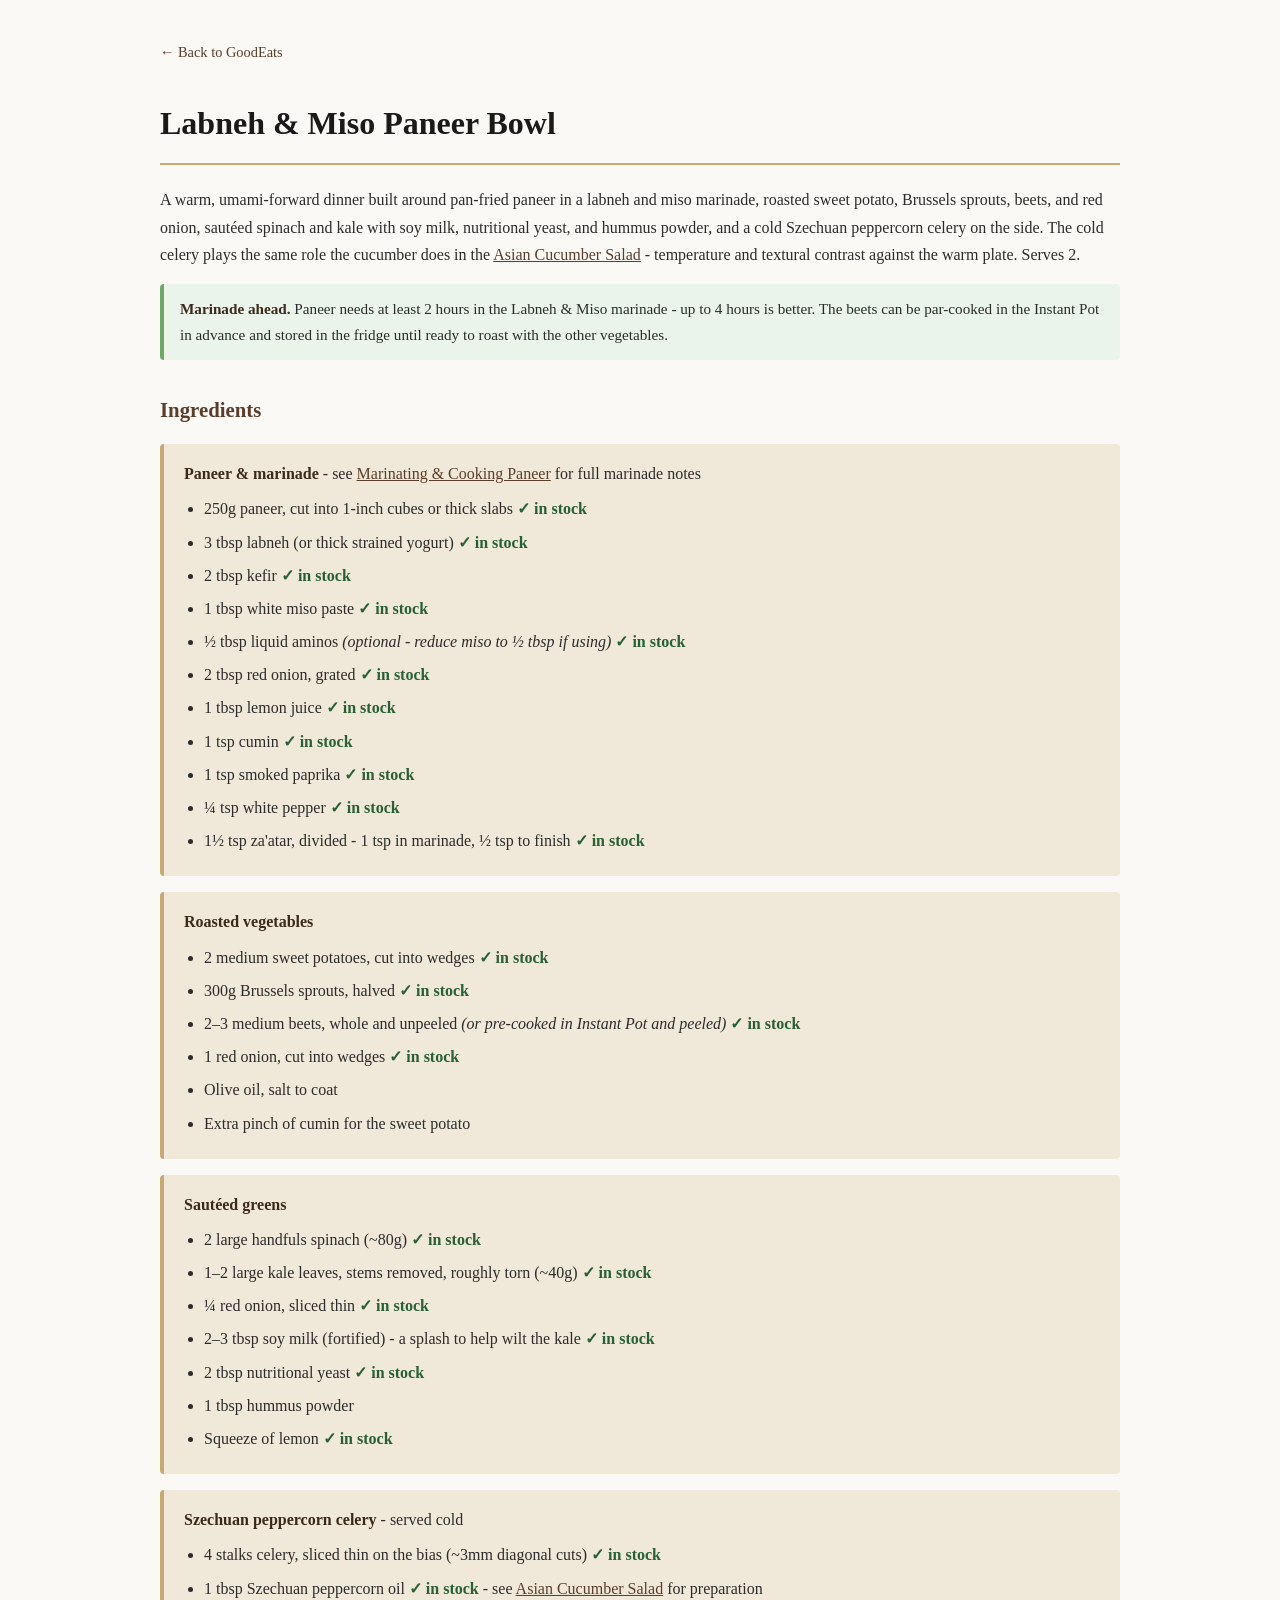
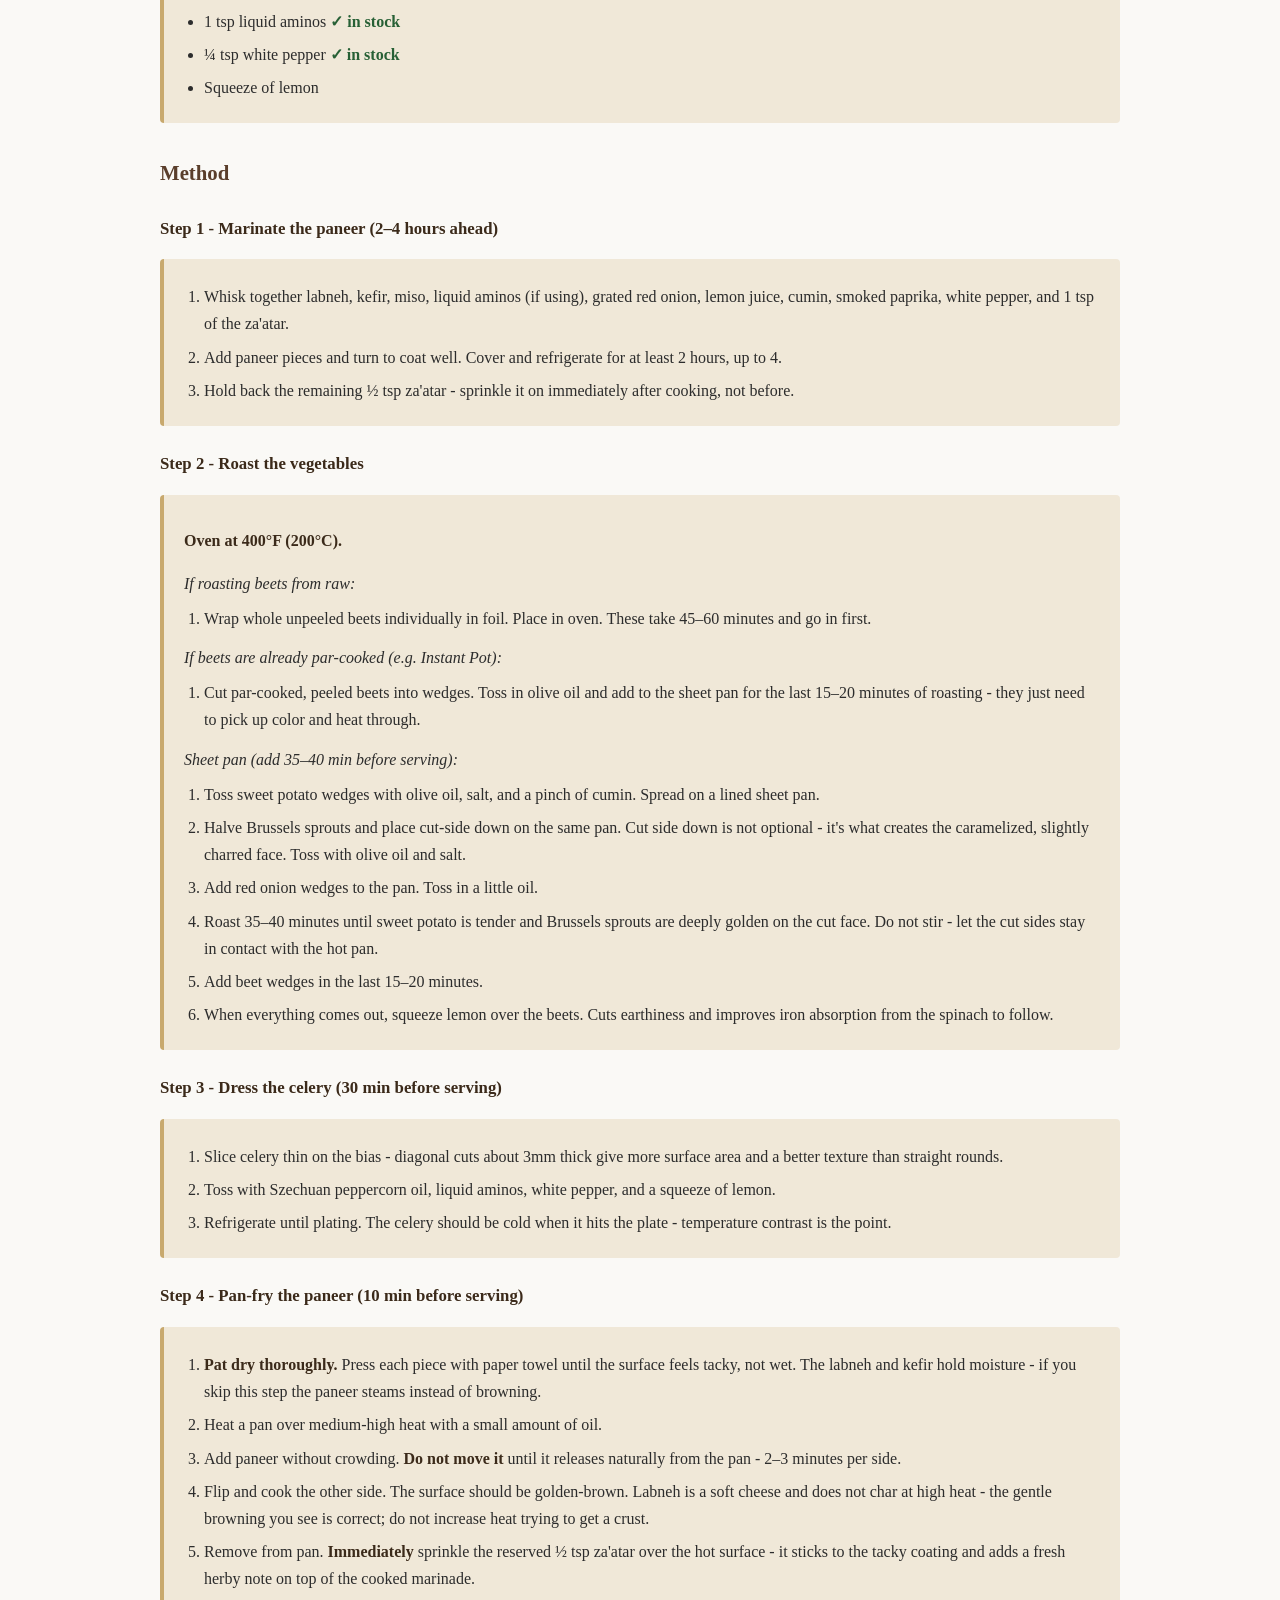
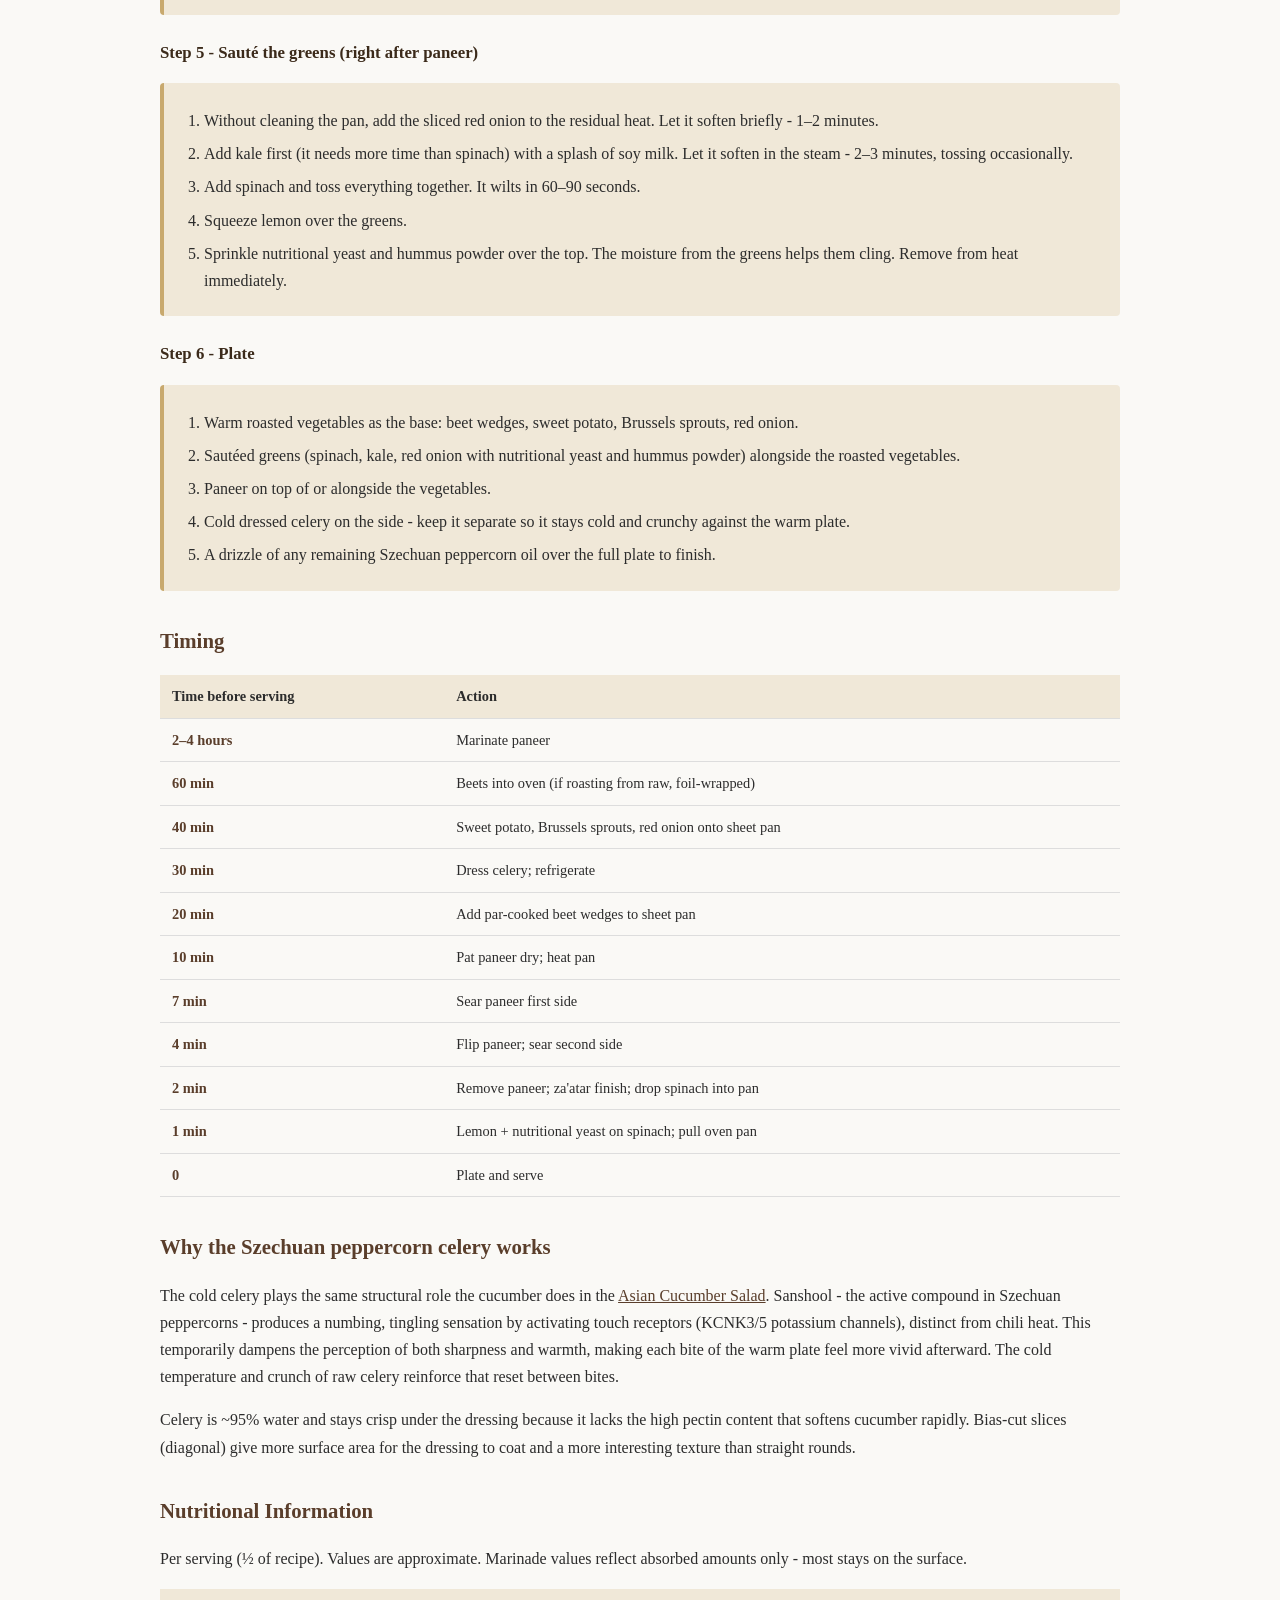
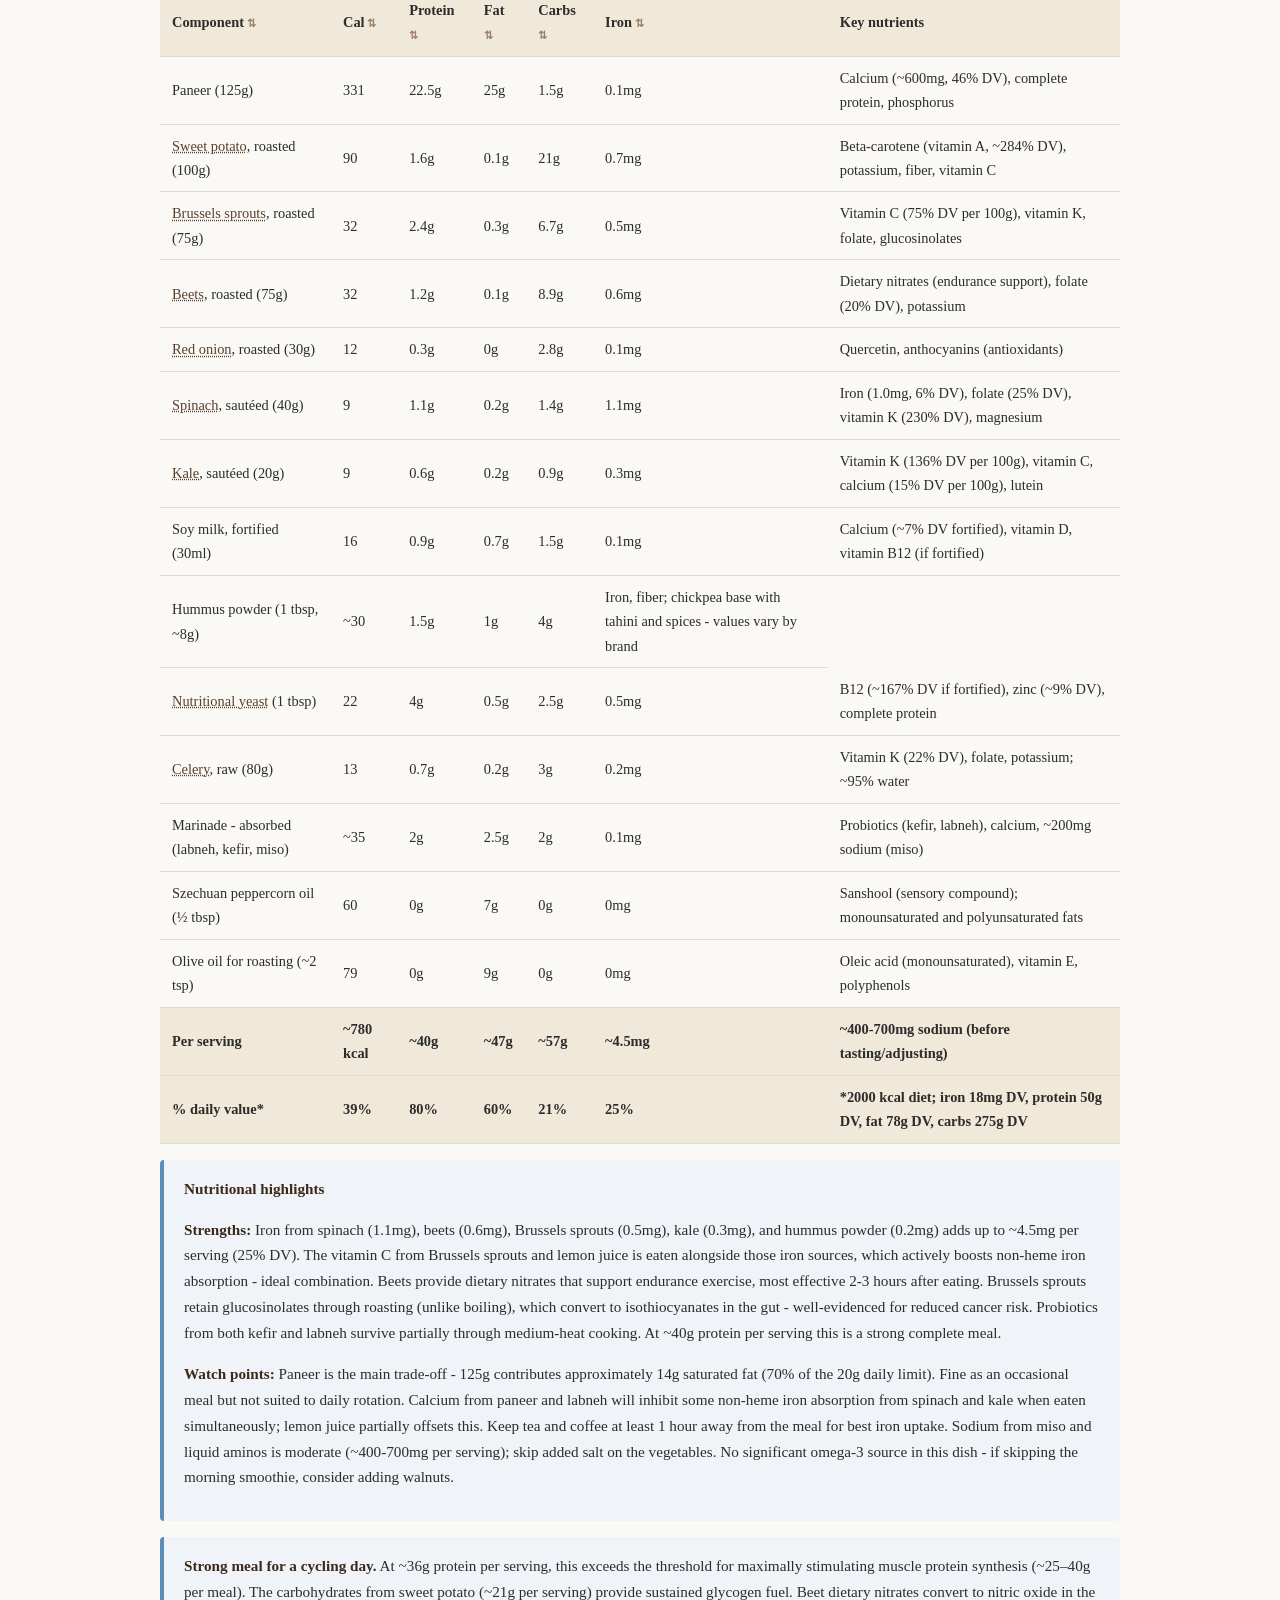
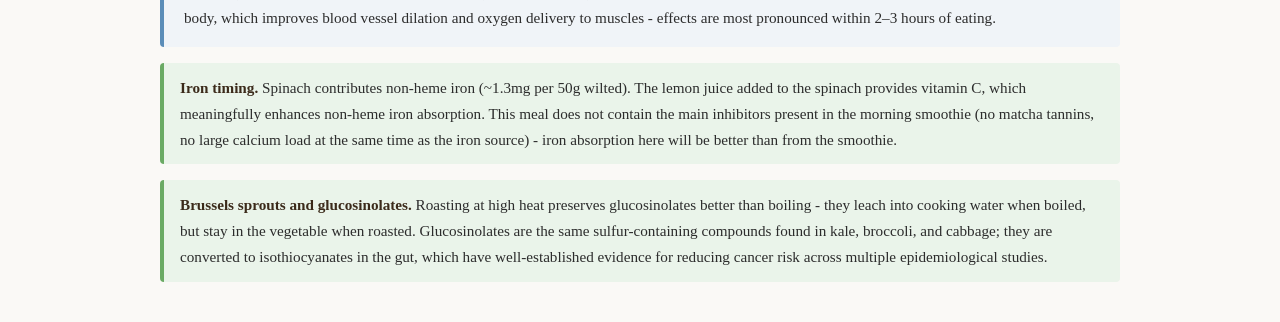
<file: docs/paneer-bowl.html>
<!DOCTYPE html>
<html lang="en">
<head>
  <meta charset="UTF-8">
  <meta name="viewport" content="width=device-width, initial-scale=1.0">
  <title>Labneh &amp; Miso Paneer Bowl - GoodEats</title>
  <style>
    body {
      font-family: Georgia, serif;
      max-width: 960px;
      margin: 40px auto;
      padding: 0 20px;
      color: #2c2c2c;
      background: #faf9f6;
      line-height: 1.7;
    }
    nav { margin-bottom: 2rem; font-size: 0.9rem; }
    nav a { color: #5a3e2b; text-decoration: none; }
    nav a:hover { text-decoration: underline; }
    h1 {
      font-size: 2rem;
      border-bottom: 2px solid #c8a96e;
      padding-bottom: 12px;
      color: #1a1a1a;
    }
    h2 { font-size: 1.3rem; color: #5a3e2b; margin-top: 2rem; }
    h3 { font-size: 1.05rem; color: #3b2a1a; margin-top: 1.5rem; margin-bottom: 0.3rem; }
    table {
      width: 100%;
      border-collapse: collapse;
      margin: 1rem 0;
      font-size: 0.9rem;
    }
    th, td { text-align: left; padding: 9px 12px; border-bottom: 1px solid #ddd; }
    th { background-color: #f0e8d8; font-weight: bold; }
    tr:hover { background-color: #faf3e8; }
    .recipe-box {
      background: #f0e8d8;
      border-left: 4px solid #c8a96e;
      padding: 16px 20px;
      border-radius: 4px;
      margin: 1rem 0;
    }
    .recipe-box ol, .recipe-box ul { margin: 8px 0 0; padding-left: 20px; }
    .recipe-box li { margin: 6px 0; }
    ul, ol { padding-left: 22px; }
    li { margin: 6px 0; }
    strong { color: #3b2a1a; }
    .tip {
      background: #eaf4ea;
      border-left: 4px solid #6aaa64;
      padding: 12px 16px;
      border-radius: 4px;
      margin: 1rem 0;
      font-size: 0.95rem;
    }
    .nutrition-box {
      background: #f0f4f8;
      border-left: 4px solid #5b8db8;
      padding: 16px 20px;
      border-radius: 4px;
      margin: 1rem 0;
      font-size: 0.95rem;
    }
    .warning-box {
      background: #fdf6ec;
      border-left: 4px solid #e0a840;
      padding: 12px 16px;
      border-radius: 4px;
      margin: 1rem 0;
      font-size: 0.95rem;
    }
    .pantry-in { color: #276035; font-weight: bold; }
    .pantry-out { color: #b05a00; }
    tfoot td { font-weight: bold; background: #f0e8d8; }
    th.sortable { cursor: pointer; user-select: none; }
    th.sortable:hover { background-color: #e8dcc8; }
    th.sortable::after { content: ' ⇅'; font-size: 0.75em; color: #9b8068; }
    th.sort-asc::after { content: ' ↑'; color: #5a3e2b; }
    th.sort-desc::after { content: ' ↓'; color: #5a3e2b; }
    td a { color: #5a3e2b; text-decoration: underline dotted; }
    td a:hover { text-decoration: underline; }
    .timing-table td:first-child { white-space: nowrap; font-weight: bold; color: #5a3e2b; }
  </style>
</head>
<body>

  <nav><a href="index.html">← Back to GoodEats</a></nav>

  <h1>Labneh &amp; Miso Paneer Bowl</h1>
  <p>A warm, umami-forward dinner built around pan-fried paneer in a labneh and miso marinade, roasted sweet potato, Brussels sprouts, beets, and red onion, sautéed spinach and kale with soy milk, nutritional yeast, and hummus powder, and a cold Szechuan peppercorn celery on the side. The cold celery plays the same role the cucumber does in the <a href="cucumber-salad.html" style="color: #5a3e2b;">Asian Cucumber Salad</a> - temperature and textural contrast against the warm plate. Serves 2.</p>

  <div class="tip">
    <strong>Marinade ahead.</strong> Paneer needs at least 2 hours in the Labneh &amp; Miso marinade - up to 4 hours is better. The beets can be par-cooked in the Instant Pot in advance and stored in the fridge until ready to roast with the other vegetables.
  </div>

  <h2>Ingredients</h2>

  <div class="recipe-box">
    <p style="margin: 0 0 8px;"><strong>Paneer &amp; marinade</strong> - see <a href="marinating-paneer.html" style="color: #5a3e2b;">Marinating &amp; Cooking Paneer</a> for full marinade notes</p>
    <ul>
      <li>250g paneer, cut into 1-inch cubes or thick slabs <span class="pantry-in">✓ in stock</span></li>
      <li>3 tbsp labneh (or thick strained yogurt) <span class="pantry-in">✓ in stock</span></li>
      <li>2 tbsp kefir <span class="pantry-in">✓ in stock</span></li>
      <li>1 tbsp white miso paste <span class="pantry-in">✓ in stock</span></li>
      <li>½ tbsp liquid aminos <em>(optional - reduce miso to ½ tbsp if using)</em> <span class="pantry-in">✓ in stock</span></li>
      <li>2 tbsp red onion, grated <span class="pantry-in">✓ in stock</span></li>
      <li>1 tbsp lemon juice <span class="pantry-in">✓ in stock</span></li>
      <li>1 tsp cumin <span class="pantry-in">✓ in stock</span></li>
      <li>1 tsp smoked paprika <span class="pantry-in">✓ in stock</span></li>
      <li>¼ tsp white pepper <span class="pantry-in">✓ in stock</span></li>
      <li>1½ tsp za'atar, divided - 1 tsp in marinade, ½ tsp to finish <span class="pantry-in">✓ in stock</span></li>
    </ul>
  </div>

  <div class="recipe-box">
    <p style="margin: 0 0 8px;"><strong>Roasted vegetables</strong></p>
    <ul>
      <li>2 medium sweet potatoes, cut into wedges <span class="pantry-in">✓ in stock</span></li>
      <li>300g Brussels sprouts, halved <span class="pantry-in">✓ in stock</span></li>
      <li>2–3 medium beets, whole and unpeeled <em>(or pre-cooked in Instant Pot and peeled)</em> <span class="pantry-in">✓ in stock</span></li>
      <li>1 red onion, cut into wedges <span class="pantry-in">✓ in stock</span></li>
      <li>Olive oil, salt to coat</li>
      <li>Extra pinch of cumin for the sweet potato</li>
    </ul>
  </div>

  <div class="recipe-box">
    <p style="margin: 0 0 8px;"><strong>Sautéed greens</strong></p>
    <ul>
      <li>2 large handfuls spinach (~80g) <span class="pantry-in">✓ in stock</span></li>
      <li>1–2 large kale leaves, stems removed, roughly torn (~40g) <span class="pantry-in">✓ in stock</span></li>
      <li>¼ red onion, sliced thin <span class="pantry-in">✓ in stock</span></li>
      <li>2–3 tbsp soy milk (fortified) - a splash to help wilt the kale <span class="pantry-in">✓ in stock</span></li>
      <li>2 tbsp nutritional yeast <span class="pantry-in">✓ in stock</span></li>
      <li>1 tbsp hummus powder</li>
      <li>Squeeze of lemon <span class="pantry-in">✓ in stock</span></li>
    </ul>
  </div>

  <div class="recipe-box">
    <p style="margin: 0 0 8px;"><strong>Szechuan peppercorn celery</strong> - served cold</p>
    <ul>
      <li>4 stalks celery, sliced thin on the bias (~3mm diagonal cuts) <span class="pantry-in">✓ in stock</span></li>
      <li>1 tbsp Szechuan peppercorn oil <span class="pantry-in">✓ in stock</span> - see <a href="cucumber-salad.html" style="color: #5a3e2b;">Asian Cucumber Salad</a> for preparation</li>
      <li>1 tsp liquid aminos <span class="pantry-in">✓ in stock</span></li>
      <li>¼ tsp white pepper <span class="pantry-in">✓ in stock</span></li>
      <li>Squeeze of lemon</li>
    </ul>
  </div>

  <h2>Method</h2>

  <h3>Step 1 - Marinate the paneer (2–4 hours ahead)</h3>
  <div class="recipe-box">
    <ol>
      <li>Whisk together labneh, kefir, miso, liquid aminos (if using), grated red onion, lemon juice, cumin, smoked paprika, white pepper, and 1 tsp of the za'atar.</li>
      <li>Add paneer pieces and turn to coat well. Cover and refrigerate for at least 2 hours, up to 4.</li>
      <li>Hold back the remaining ½ tsp za'atar - sprinkle it on immediately after cooking, not before.</li>
    </ol>
  </div>

  <h3>Step 2 - Roast the vegetables</h3>
  <div class="recipe-box">
    <p><strong>Oven at 400°F (200°C).</strong></p>
    <p style="margin: 8px 0 4px;"><em>If roasting beets from raw:</em></p>
    <ol>
      <li>Wrap whole unpeeled beets individually in foil. Place in oven. These take 45–60 minutes and go in first.</li>
    </ol>
    <p style="margin: 12px 0 4px;"><em>If beets are already par-cooked (e.g. Instant Pot):</em></p>
    <ol>
      <li>Cut par-cooked, peeled beets into wedges. Toss in olive oil and add to the sheet pan for the last 15–20 minutes of roasting - they just need to pick up color and heat through.</li>
    </ol>
    <p style="margin: 12px 0 4px;"><em>Sheet pan (add 35–40 min before serving):</em></p>
    <ol>
      <li>Toss sweet potato wedges with olive oil, salt, and a pinch of cumin. Spread on a lined sheet pan.</li>
      <li>Halve Brussels sprouts and place cut-side down on the same pan. Cut side down is not optional - it's what creates the caramelized, slightly charred face. Toss with olive oil and salt.</li>
      <li>Add red onion wedges to the pan. Toss in a little oil.</li>
      <li>Roast 35–40 minutes until sweet potato is tender and Brussels sprouts are deeply golden on the cut face. Do not stir - let the cut sides stay in contact with the hot pan.</li>
      <li>Add beet wedges in the last 15–20 minutes.</li>
      <li>When everything comes out, squeeze lemon over the beets. Cuts earthiness and improves iron absorption from the spinach to follow.</li>
    </ol>
  </div>

  <h3>Step 3 - Dress the celery (30 min before serving)</h3>
  <div class="recipe-box">
    <ol>
      <li>Slice celery thin on the bias - diagonal cuts about 3mm thick give more surface area and a better texture than straight rounds.</li>
      <li>Toss with Szechuan peppercorn oil, liquid aminos, white pepper, and a squeeze of lemon.</li>
      <li>Refrigerate until plating. The celery should be cold when it hits the plate - temperature contrast is the point.</li>
    </ol>
  </div>

  <h3>Step 4 - Pan-fry the paneer (10 min before serving)</h3>
  <div class="recipe-box">
    <ol>
      <li><strong>Pat dry thoroughly.</strong> Press each piece with paper towel until the surface feels tacky, not wet. The labneh and kefir hold moisture - if you skip this step the paneer steams instead of browning.</li>
      <li>Heat a pan over medium-high heat with a small amount of oil.</li>
      <li>Add paneer without crowding. <strong>Do not move it</strong> until it releases naturally from the pan - 2–3 minutes per side.</li>
      <li>Flip and cook the other side. The surface should be golden-brown. Labneh is a soft cheese and does not char at high heat - the gentle browning you see is correct; do not increase heat trying to get a crust.</li>
      <li>Remove from pan. <strong>Immediately</strong> sprinkle the reserved ½ tsp za'atar over the hot surface - it sticks to the tacky coating and adds a fresh herby note on top of the cooked marinade.</li>
    </ol>
  </div>

  <h3>Step 5 - Sauté the greens (right after paneer)</h3>
  <div class="recipe-box">
    <ol>
      <li>Without cleaning the pan, add the sliced red onion to the residual heat. Let it soften briefly - 1–2 minutes.</li>
      <li>Add kale first (it needs more time than spinach) with a splash of soy milk. Let it soften in the steam - 2–3 minutes, tossing occasionally.</li>
      <li>Add spinach and toss everything together. It wilts in 60–90 seconds.</li>
      <li>Squeeze lemon over the greens.</li>
      <li>Sprinkle nutritional yeast and hummus powder over the top. The moisture from the greens helps them cling. Remove from heat immediately.</li>
    </ol>
  </div>

  <h3>Step 6 - Plate</h3>
  <div class="recipe-box">
    <ol>
      <li>Warm roasted vegetables as the base: beet wedges, sweet potato, Brussels sprouts, red onion.</li>
      <li>Sautéed greens (spinach, kale, red onion with nutritional yeast and hummus powder) alongside the roasted vegetables.</li>
      <li>Paneer on top of or alongside the vegetables.</li>
      <li>Cold dressed celery on the side - keep it separate so it stays cold and crunchy against the warm plate.</li>
      <li>A drizzle of any remaining Szechuan peppercorn oil over the full plate to finish.</li>
    </ol>
  </div>

  <h2>Timing</h2>
  <table class="timing-table">
    <thead>
      <tr><th>Time before serving</th><th>Action</th></tr>
    </thead>
    <tbody>
      <tr><td>2–4 hours</td><td>Marinate paneer</td></tr>
      <tr><td>60 min</td><td>Beets into oven (if roasting from raw, foil-wrapped)</td></tr>
      <tr><td>40 min</td><td>Sweet potato, Brussels sprouts, red onion onto sheet pan</td></tr>
      <tr><td>30 min</td><td>Dress celery; refrigerate</td></tr>
      <tr><td>20 min</td><td>Add par-cooked beet wedges to sheet pan</td></tr>
      <tr><td>10 min</td><td>Pat paneer dry; heat pan</td></tr>
      <tr><td>7 min</td><td>Sear paneer first side</td></tr>
      <tr><td>4 min</td><td>Flip paneer; sear second side</td></tr>
      <tr><td>2 min</td><td>Remove paneer; za'atar finish; drop spinach into pan</td></tr>
      <tr><td>1 min</td><td>Lemon + nutritional yeast on spinach; pull oven pan</td></tr>
      <tr><td>0</td><td>Plate and serve</td></tr>
    </tbody>
  </table>

  <h2>Why the Szechuan peppercorn celery works</h2>
  <p>The cold celery plays the same structural role the cucumber does in the <a href="cucumber-salad.html" style="color: #5a3e2b;">Asian Cucumber Salad</a>. Sanshool - the active compound in Szechuan peppercorns - produces a numbing, tingling sensation by activating touch receptors (KCNK3/5 potassium channels), distinct from chili heat. This temporarily dampens the perception of both sharpness and warmth, making each bite of the warm plate feel more vivid afterward. The cold temperature and crunch of raw celery reinforce that reset between bites.</p>
  <p>Celery is ~95% water and stays crisp under the dressing because it lacks the high pectin content that softens cucumber rapidly. Bias-cut slices (diagonal) give more surface area for the dressing to coat and a more interesting texture than straight rounds.</p>

  <h2>Nutritional Information</h2>
  <p>Per serving (½ of recipe). Values are approximate. Marinade values reflect absorbed amounts only - most stays on the surface.</p>

  <table>
    <thead>
      <tr>
        <th class="sortable">Component</th>
        <th class="sortable">Cal</th>
        <th class="sortable">Protein</th>
        <th class="sortable">Fat</th>
        <th class="sortable">Carbs</th>
        <th class="sortable">Iron</th>
        <th>Key nutrients</th>
      </tr>
    </thead>
    <tbody>
      <tr>
        <td>Paneer (125g)</td>
        <td>331</td>
        <td>22.5g</td>
        <td>25g</td>
        <td>1.5g</td>
        <td>0.1mg</td>
        <td>Calcium (~600mg, 46% DV), complete protein, phosphorus</td>
      </tr>
      <tr>
        <td><a href="https://fdc.nal.usda.gov/food-details/2346404/nutrients" target="_blank" rel="noopener">Sweet potato</a>, roasted (100g)</td>
        <td>90</td>
        <td>1.6g</td>
        <td>0.1g</td>
        <td>21g</td>
        <td>0.7mg</td>
        <td>Beta-carotene (vitamin A, ~284% DV), potassium, fiber, vitamin C</td>
      </tr>
      <tr>
        <td><a href="https://fdc.nal.usda.gov/food-details/2685575/nutrients" target="_blank" rel="noopener">Brussels sprouts</a>, roasted (75g)</td>
        <td>32</td>
        <td>2.4g</td>
        <td>0.3g</td>
        <td>6.7g</td>
        <td>0.5mg</td>
        <td>Vitamin C (75% DV per 100g), vitamin K, folate, glucosinolates</td>
      </tr>
      <tr>
        <td><a href="https://fdc.nal.usda.gov/food-details/2685576/nutrients" target="_blank" rel="noopener">Beets</a>, roasted (75g)</td>
        <td>32</td>
        <td>1.2g</td>
        <td>0.1g</td>
        <td>8.9g</td>
        <td>0.6mg</td>
        <td>Dietary nitrates (endurance support), folate (20% DV), potassium</td>
      </tr>
      <tr>
        <td><a href="https://fdc.nal.usda.gov/food-details/790577/nutrients" target="_blank" rel="noopener">Red onion</a>, roasted (30g)</td>
        <td>12</td>
        <td>0.3g</td>
        <td>0g</td>
        <td>2.8g</td>
        <td>0.1mg</td>
        <td>Quercetin, anthocyanins (antioxidants)</td>
      </tr>
      <tr>
        <td><a href="https://fdc.nal.usda.gov/food-details/168462/nutrients" target="_blank" rel="noopener">Spinach</a>, sautéed (40g)</td>
        <td>9</td>
        <td>1.1g</td>
        <td>0.2g</td>
        <td>1.4g</td>
        <td>1.1mg</td>
        <td>Iron (1.0mg, 6% DV), folate (25% DV), vitamin K (230% DV), magnesium</td>
      </tr>
      <tr>
        <td><a href="https://fdc.nal.usda.gov/food-details/323505/nutrients" target="_blank" rel="noopener">Kale</a>, sautéed (20g)</td>
        <td>9</td>
        <td>0.6g</td>
        <td>0.2g</td>
        <td>0.9g</td>
        <td>0.3mg</td>
        <td>Vitamin K (136% DV per 100g), vitamin C, calcium (15% DV per 100g), lutein</td>
      </tr>
      <tr>
        <td>Soy milk, fortified (30ml)</td>
        <td>16</td>
        <td>0.9g</td>
        <td>0.7g</td>
        <td>1.5g</td>
        <td>0.1mg</td>
        <td>Calcium (~7% DV fortified), vitamin D, vitamin B12 (if fortified)</td>
      </tr>
      <tr>
        <td>Hummus powder (1 tbsp, ~8g)</td>
        <td>~30</td>
        <td>1.5g</td>
        <td>1g</td>
        <td>4g</td>
        <td>Iron, fiber; chickpea base with tahini and spices - values vary by brand</td>
      </tr>
      <tr>
        <td><a href="https://fdc.nal.usda.gov/food-details/2421410/nutrients" target="_blank" rel="noopener">Nutritional yeast</a> (1 tbsp)</td>
        <td>22</td>
        <td>4g</td>
        <td>0.5g</td>
        <td>2.5g</td>
        <td>0.5mg</td>
        <td>B12 (~167% DV if fortified), zinc (~9% DV), complete protein</td>
      </tr>
      <tr>
        <td><a href="https://fdc.nal.usda.gov/food-details/2346405/nutrients" target="_blank" rel="noopener">Celery</a>, raw (80g)</td>
        <td>13</td>
        <td>0.7g</td>
        <td>0.2g</td>
        <td>3g</td>
        <td>0.2mg</td>
        <td>Vitamin K (22% DV), folate, potassium; ~95% water</td>
      </tr>
      <tr>
        <td>Marinade - absorbed (labneh, kefir, miso)</td>
        <td>~35</td>
        <td>2g</td>
        <td>2.5g</td>
        <td>2g</td>
        <td>0.1mg</td>
        <td>Probiotics (kefir, labneh), calcium, ~200mg sodium (miso)</td>
      </tr>
      <tr>
        <td>Szechuan peppercorn oil (½ tbsp)</td>
        <td>60</td>
        <td>0g</td>
        <td>7g</td>
        <td>0g</td>
        <td>0mg</td>
        <td>Sanshool (sensory compound); monounsaturated and polyunsaturated fats</td>
      </tr>
      <tr>
        <td>Olive oil for roasting (~2 tsp)</td>
        <td>79</td>
        <td>0g</td>
        <td>9g</td>
        <td>0g</td>
        <td>0mg</td>
        <td>Oleic acid (monounsaturated), vitamin E, polyphenols</td>
      </tr>
    </tbody>
    <tfoot>
      <tr>
        <td>Per serving</td>
        <td>~780 kcal</td>
        <td>~40g</td>
        <td>~47g</td>
        <td>~57g</td>
        <td>~4.5mg</td>
        <td>~400-700mg sodium (before tasting/adjusting)</td>
      </tr>
      <tr>
        <td>% daily value*</td>
        <td>39%</td>
        <td>80%</td>
        <td>60%</td>
        <td>21%</td>
        <td>25%</td>
        <td>*2000 kcal diet; iron 18mg DV, protein 50g DV, fat 78g DV, carbs 275g DV</td>
      </tr>
    </tfoot>
  </table>

  <div class="nutrition-box">
    <strong>Nutritional highlights</strong>
    <p><strong>Strengths:</strong> Iron from spinach (1.1mg), beets (0.6mg), Brussels sprouts (0.5mg), kale (0.3mg), and hummus powder (0.2mg) adds up to ~4.5mg per serving (25% DV). The vitamin C from Brussels sprouts and lemon juice is eaten alongside those iron sources, which actively boosts non-heme iron absorption - ideal combination. Beets provide dietary nitrates that support endurance exercise, most effective 2-3 hours after eating. Brussels sprouts retain glucosinolates through roasting (unlike boiling), which convert to isothiocyanates in the gut - well-evidenced for reduced cancer risk. Probiotics from both kefir and labneh survive partially through medium-heat cooking. At ~40g protein per serving this is a strong complete meal.</p>
    <p><strong>Watch points:</strong> Paneer is the main trade-off - 125g contributes approximately 14g saturated fat (70% of the 20g daily limit). Fine as an occasional meal but not suited to daily rotation. Calcium from paneer and labneh will inhibit some non-heme iron absorption from spinach and kale when eaten simultaneously; lemon juice partially offsets this. Keep tea and coffee at least 1 hour away from the meal for best iron uptake. Sodium from miso and liquid aminos is moderate (~400-700mg per serving); skip added salt on the vegetables. No significant omega-3 source in this dish - if skipping the morning smoothie, consider adding walnuts.</p>
  </div>

  <div class="nutrition-box">
    <strong>Strong meal for a cycling day.</strong> At ~36g protein per serving, this exceeds the threshold for maximally stimulating muscle protein synthesis (~25–40g per meal). The carbohydrates from sweet potato (~21g per serving) provide sustained glycogen fuel. Beet dietary nitrates convert to nitric oxide in the body, which improves blood vessel dilation and oxygen delivery to muscles - effects are most pronounced within 2–3 hours of eating.
  </div>

  <div class="tip">
    <strong>Iron timing.</strong> Spinach contributes non-heme iron (~1.3mg per 50g wilted). The lemon juice added to the spinach provides vitamin C, which meaningfully enhances non-heme iron absorption. This meal does not contain the main inhibitors present in the morning smoothie (no matcha tannins, no large calcium load at the same time as the iron source) - iron absorption here will be better than from the smoothie.
  </div>

  <div class="tip">
    <strong>Brussels sprouts and glucosinolates.</strong> Roasting at high heat preserves glucosinolates better than boiling - they leach into cooking water when boiled, but stay in the vegetable when roasted. Glucosinolates are the same sulfur-containing compounds found in kale, broccoli, and cabbage; they are converted to isothiocyanates in the gut, which have well-established evidence for reducing cancer risk across multiple epidemiological studies.
  </div>

  <script>
    document.querySelectorAll('th.sortable').forEach(th => {
      th.addEventListener('click', () => {
        const table = th.closest('table');
        const tbody = table.querySelector('tbody');
        const col = th.cellIndex;
        const asc = !th.classList.contains('sort-asc');
        table.querySelectorAll('th').forEach(h => h.className = h.classList.contains('sortable') ? 'sortable' : '');
        th.className = 'sortable ' + (asc ? 'sort-asc' : 'sort-desc');
        Array.from(tbody.querySelectorAll('tr')).sort((a, b) => {
          const av = a.cells[col] ? a.cells[col].textContent.trim() : '';
          const bv = b.cells[col] ? b.cells[col].textContent.trim() : '';
          const an = parseFloat(av.replace(/[^\d.]/g, ''));
          const bn = parseFloat(bv.replace(/[^\d.]/g, ''));
          if (!isNaN(an) && !isNaN(bn)) return asc ? an - bn : bn - an;
          return asc ? av.localeCompare(bv) : bv.localeCompare(av);
        }).forEach(r => tbody.appendChild(r));
      });
    });
  </script>

</body>
</html>
</file>
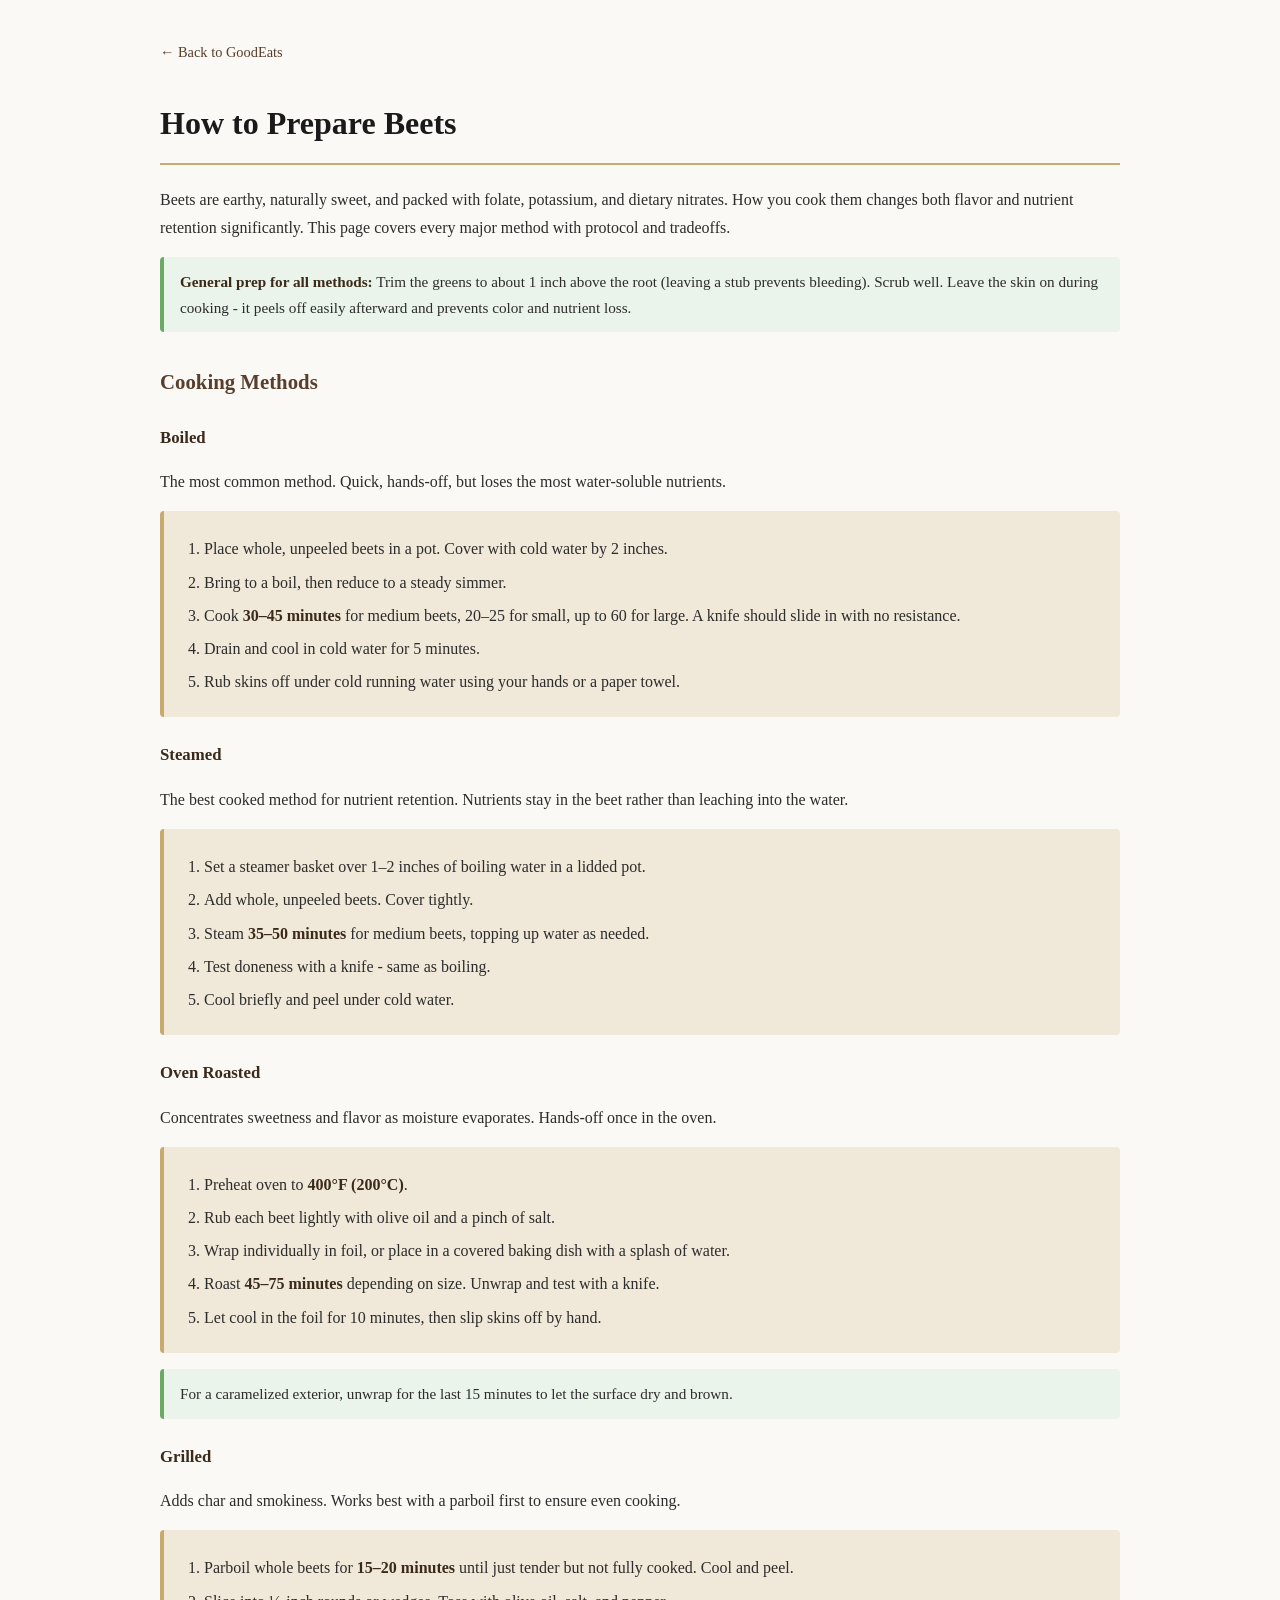
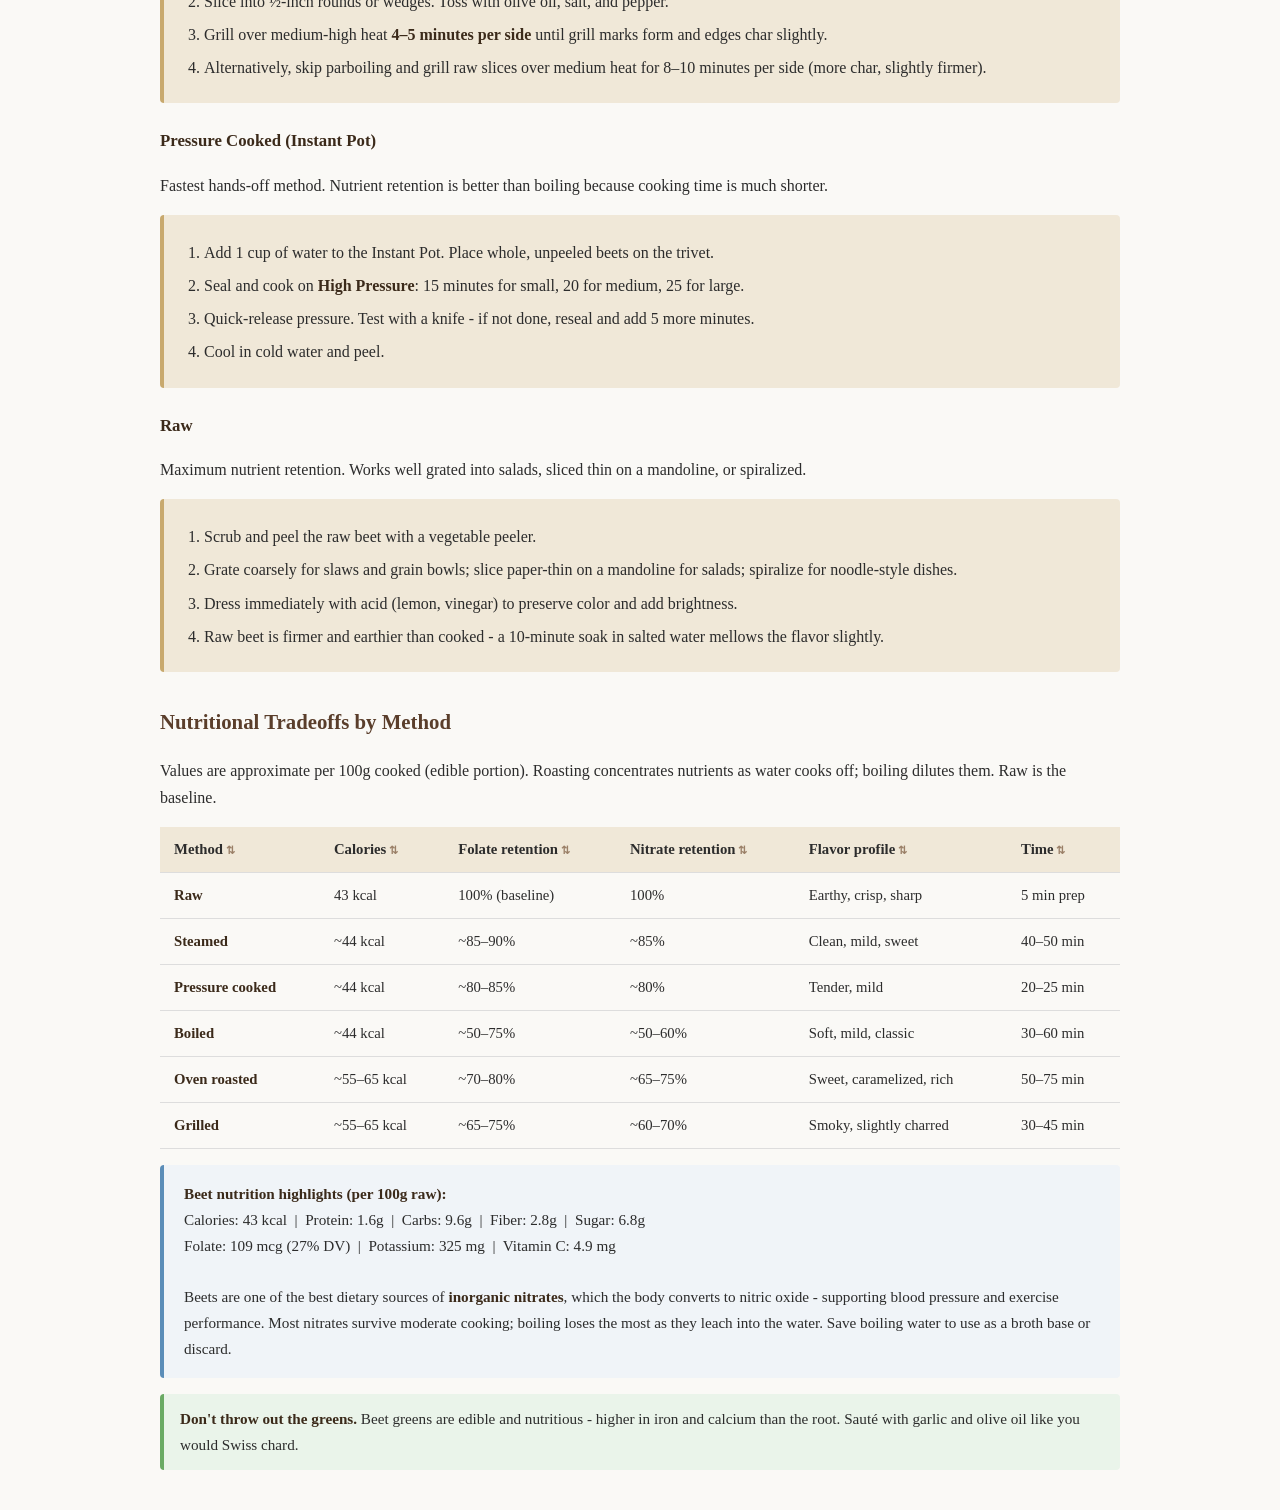
<file: docs/preparing-beets.html>
<!DOCTYPE html>
<html lang="en">
<head>
  <meta charset="UTF-8">
  <meta name="viewport" content="width=device-width, initial-scale=1.0">
  <title>Preparing Beets - GoodEats</title>
  <style>
    body {
      font-family: Georgia, serif;
      max-width: 960px;
      margin: 40px auto;
      padding: 0 20px;
      color: #2c2c2c;
      background: #faf9f6;
      line-height: 1.7;
    }
    nav { margin-bottom: 2rem; font-size: 0.9rem; }
    nav a { color: #5a3e2b; text-decoration: none; }
    nav a:hover { text-decoration: underline; }
    h1 {
      font-size: 2rem;
      border-bottom: 2px solid #c8a96e;
      padding-bottom: 12px;
      color: #1a1a1a;
    }
    h2 {
      font-size: 1.3rem;
      color: #5a3e2b;
      margin-top: 2rem;
    }
    h3 {
      font-size: 1.05rem;
      color: #3b2a1a;
      margin-top: 1.5rem;
      margin-bottom: 0.3rem;
    }
    table {
      width: 100%;
      border-collapse: collapse;
      margin: 1rem 0;
      font-size: 0.92rem;
    }
    th, td {
      text-align: left;
      padding: 10px 14px;
      border-bottom: 1px solid #ddd;
    }
    th {
      background-color: #f0e8d8;
      font-weight: bold;
    }
    tr:hover { background-color: #faf3e8; }
    .recipe-box {
      background: #f0e8d8;
      border-left: 4px solid #c8a96e;
      padding: 16px 20px;
      border-radius: 4px;
      margin: 1rem 0;
    }
    .recipe-box ol { margin: 8px 0 0; padding-left: 20px; }
    .recipe-box li { margin: 6px 0; }
    ul, ol { padding-left: 22px; }
    li { margin: 6px 0; }
    strong { color: #3b2a1a; }
    th.sortable { cursor: pointer; user-select: none; }
    th.sortable:hover { background-color: #e8dcc8; }
    th.sortable::after { content: ' ⇅'; font-size: 0.75em; color: #9b8068; }
    th.sort-asc::after { content: ' ↑'; color: #5a3e2b; }
    th.sort-desc::after { content: ' ↓'; color: #5a3e2b; }
    .tip {
      background: #eaf4ea;
      border-left: 4px solid #6aaa64;
      padding: 12px 16px;
      border-radius: 4px;
      margin: 1rem 0;
      font-size: 0.95rem;
    }
    .nutrition-box {
      background: #f0f4f8;
      border-left: 4px solid #5b8db8;
      padding: 16px 20px;
      border-radius: 4px;
      margin: 1rem 0;
      font-size: 0.95rem;
    }
  </style>
</head>
<body>

  <nav><a href="index.html">← Back to GoodEats</a></nav>

  <h1>How to Prepare Beets</h1>
  <p>Beets are earthy, naturally sweet, and packed with folate, potassium, and dietary nitrates. How you cook them changes both flavor and nutrient retention significantly. This page covers every major method with protocol and tradeoffs.</p>

  <div class="tip">
    <strong>General prep for all methods:</strong> Trim the greens to about 1 inch above the root (leaving a stub prevents bleeding). Scrub well. Leave the skin on during cooking - it peels off easily afterward and prevents color and nutrient loss.
  </div>

  <h2>Cooking Methods</h2>

  <h3>Boiled</h3>
  <p>The most common method. Quick, hands-off, but loses the most water-soluble nutrients.</p>
  <div class="recipe-box">
    <ol>
      <li>Place whole, unpeeled beets in a pot. Cover with cold water by 2 inches.</li>
      <li>Bring to a boil, then reduce to a steady simmer.</li>
      <li>Cook <strong>30–45 minutes</strong> for medium beets, 20–25 for small, up to 60 for large. A knife should slide in with no resistance.</li>
      <li>Drain and cool in cold water for 5 minutes.</li>
      <li>Rub skins off under cold running water using your hands or a paper towel.</li>
    </ol>
  </div>

  <h3>Steamed</h3>
  <p>The best cooked method for nutrient retention. Nutrients stay in the beet rather than leaching into the water.</p>
  <div class="recipe-box">
    <ol>
      <li>Set a steamer basket over 1–2 inches of boiling water in a lidded pot.</li>
      <li>Add whole, unpeeled beets. Cover tightly.</li>
      <li>Steam <strong>35–50 minutes</strong> for medium beets, topping up water as needed.</li>
      <li>Test doneness with a knife - same as boiling.</li>
      <li>Cool briefly and peel under cold water.</li>
    </ol>
  </div>

  <h3>Oven Roasted</h3>
  <p>Concentrates sweetness and flavor as moisture evaporates. Hands-off once in the oven.</p>
  <div class="recipe-box">
    <ol>
      <li>Preheat oven to <strong>400°F (200°C)</strong>.</li>
      <li>Rub each beet lightly with olive oil and a pinch of salt.</li>
      <li>Wrap individually in foil, or place in a covered baking dish with a splash of water.</li>
      <li>Roast <strong>45–75 minutes</strong> depending on size. Unwrap and test with a knife.</li>
      <li>Let cool in the foil for 10 minutes, then slip skins off by hand.</li>
    </ol>
  </div>
  <div class="tip">
    For a caramelized exterior, unwrap for the last 15 minutes to let the surface dry and brown.
  </div>

  <h3>Grilled</h3>
  <p>Adds char and smokiness. Works best with a parboil first to ensure even cooking.</p>
  <div class="recipe-box">
    <ol>
      <li>Parboil whole beets for <strong>15–20 minutes</strong> until just tender but not fully cooked. Cool and peel.</li>
      <li>Slice into ½-inch rounds or wedges. Toss with olive oil, salt, and pepper.</li>
      <li>Grill over medium-high heat <strong>4–5 minutes per side</strong> until grill marks form and edges char slightly.</li>
      <li>Alternatively, skip parboiling and grill raw slices over medium heat for 8–10 minutes per side (more char, slightly firmer).</li>
    </ol>
  </div>

  <h3>Pressure Cooked (Instant Pot)</h3>
  <p>Fastest hands-off method. Nutrient retention is better than boiling because cooking time is much shorter.</p>
  <div class="recipe-box">
    <ol>
      <li>Add 1 cup of water to the Instant Pot. Place whole, unpeeled beets on the trivet.</li>
      <li>Seal and cook on <strong>High Pressure</strong>: 15 minutes for small, 20 for medium, 25 for large.</li>
      <li>Quick-release pressure. Test with a knife - if not done, reseal and add 5 more minutes.</li>
      <li>Cool in cold water and peel.</li>
    </ol>
  </div>

  <h3>Raw</h3>
  <p>Maximum nutrient retention. Works well grated into salads, sliced thin on a mandoline, or spiralized.</p>
  <div class="recipe-box">
    <ol>
      <li>Scrub and peel the raw beet with a vegetable peeler.</li>
      <li>Grate coarsely for slaws and grain bowls; slice paper-thin on a mandoline for salads; spiralize for noodle-style dishes.</li>
      <li>Dress immediately with acid (lemon, vinegar) to preserve color and add brightness.</li>
      <li>Raw beet is firmer and earthier than cooked - a 10-minute soak in salted water mellows the flavor slightly.</li>
    </ol>
  </div>

  <h2>Nutritional Tradeoffs by Method</h2>
  <p>Values are approximate per 100g cooked (edible portion). Roasting concentrates nutrients as water cooks off; boiling dilutes them. Raw is the baseline.</p>

  <table>
    <thead>
      <tr>
        <th class="sortable">Method</th>
        <th class="sortable">Calories</th>
        <th class="sortable">Folate retention</th>
        <th class="sortable">Nitrate retention</th>
        <th class="sortable">Flavor profile</th>
        <th class="sortable">Time</th>
      </tr>
    </thead>
    <tbody>
      <tr>
        <td><strong>Raw</strong></td>
        <td>43 kcal</td>
        <td>100% (baseline)</td>
        <td>100%</td>
        <td>Earthy, crisp, sharp</td>
        <td>5 min prep</td>
      </tr>
      <tr>
        <td><strong>Steamed</strong></td>
        <td>~44 kcal</td>
        <td>~85–90%</td>
        <td>~85%</td>
        <td>Clean, mild, sweet</td>
        <td>40–50 min</td>
      </tr>
      <tr>
        <td><strong>Pressure cooked</strong></td>
        <td>~44 kcal</td>
        <td>~80–85%</td>
        <td>~80%</td>
        <td>Tender, mild</td>
        <td>20–25 min</td>
      </tr>
      <tr>
        <td><strong>Boiled</strong></td>
        <td>~44 kcal</td>
        <td>~50–75%</td>
        <td>~50–60%</td>
        <td>Soft, mild, classic</td>
        <td>30–60 min</td>
      </tr>
      <tr>
        <td><strong>Oven roasted</strong></td>
        <td>~55–65 kcal</td>
        <td>~70–80%</td>
        <td>~65–75%</td>
        <td>Sweet, caramelized, rich</td>
        <td>50–75 min</td>
      </tr>
      <tr>
        <td><strong>Grilled</strong></td>
        <td>~55–65 kcal</td>
        <td>~65–75%</td>
        <td>~60–70%</td>
        <td>Smoky, slightly charred</td>
        <td>30–45 min</td>
      </tr>
    </tbody>
  </table>

  <div class="nutrition-box">
    <strong>Beet nutrition highlights (per 100g raw):</strong><br>
    Calories: 43 kcal &nbsp;|&nbsp; Protein: 1.6g &nbsp;|&nbsp; Carbs: 9.6g &nbsp;|&nbsp; Fiber: 2.8g &nbsp;|&nbsp; Sugar: 6.8g<br>
    Folate: 109 mcg (27% DV) &nbsp;|&nbsp; Potassium: 325 mg &nbsp;|&nbsp; Vitamin C: 4.9 mg<br><br>
    Beets are one of the best dietary sources of <strong>inorganic nitrates</strong>, which the body converts to nitric oxide - supporting blood pressure and exercise performance. Most nitrates survive moderate cooking; boiling loses the most as they leach into the water. Save boiling water to use as a broth base or discard.
  </div>

  <div class="tip">
    <strong>Don't throw out the greens.</strong> Beet greens are edible and nutritious - higher in iron and calcium than the root. Sauté with garlic and olive oil like you would Swiss chard.
  </div>

  <script>
    document.querySelectorAll('th.sortable').forEach(th => {
      th.addEventListener('click', () => {
        const table = th.closest('table');
        const tbody = table.querySelector('tbody');
        const col = th.cellIndex;
        const asc = !th.classList.contains('sort-asc');
        table.querySelectorAll('th').forEach(h => h.className = h.classList.contains('sortable') ? 'sortable' : '');
        th.className = 'sortable ' + (asc ? 'sort-asc' : 'sort-desc');
        Array.from(tbody.querySelectorAll('tr')).sort((a, b) => {
          const av = a.cells[col] ? a.cells[col].textContent.trim() : '';
          const bv = b.cells[col] ? b.cells[col].textContent.trim() : '';
          const an = parseFloat(av.replace(/[^\d.]/g, ''));
          const bn = parseFloat(bv.replace(/[^\d.]/g, ''));
          if (!isNaN(an) && !isNaN(bn)) return asc ? an - bn : bn - an;
          return asc ? av.localeCompare(bv) : bv.localeCompare(av);
        }).forEach(r => tbody.appendChild(r));
      });
    });
  </script>
</body>
</html>
</file>
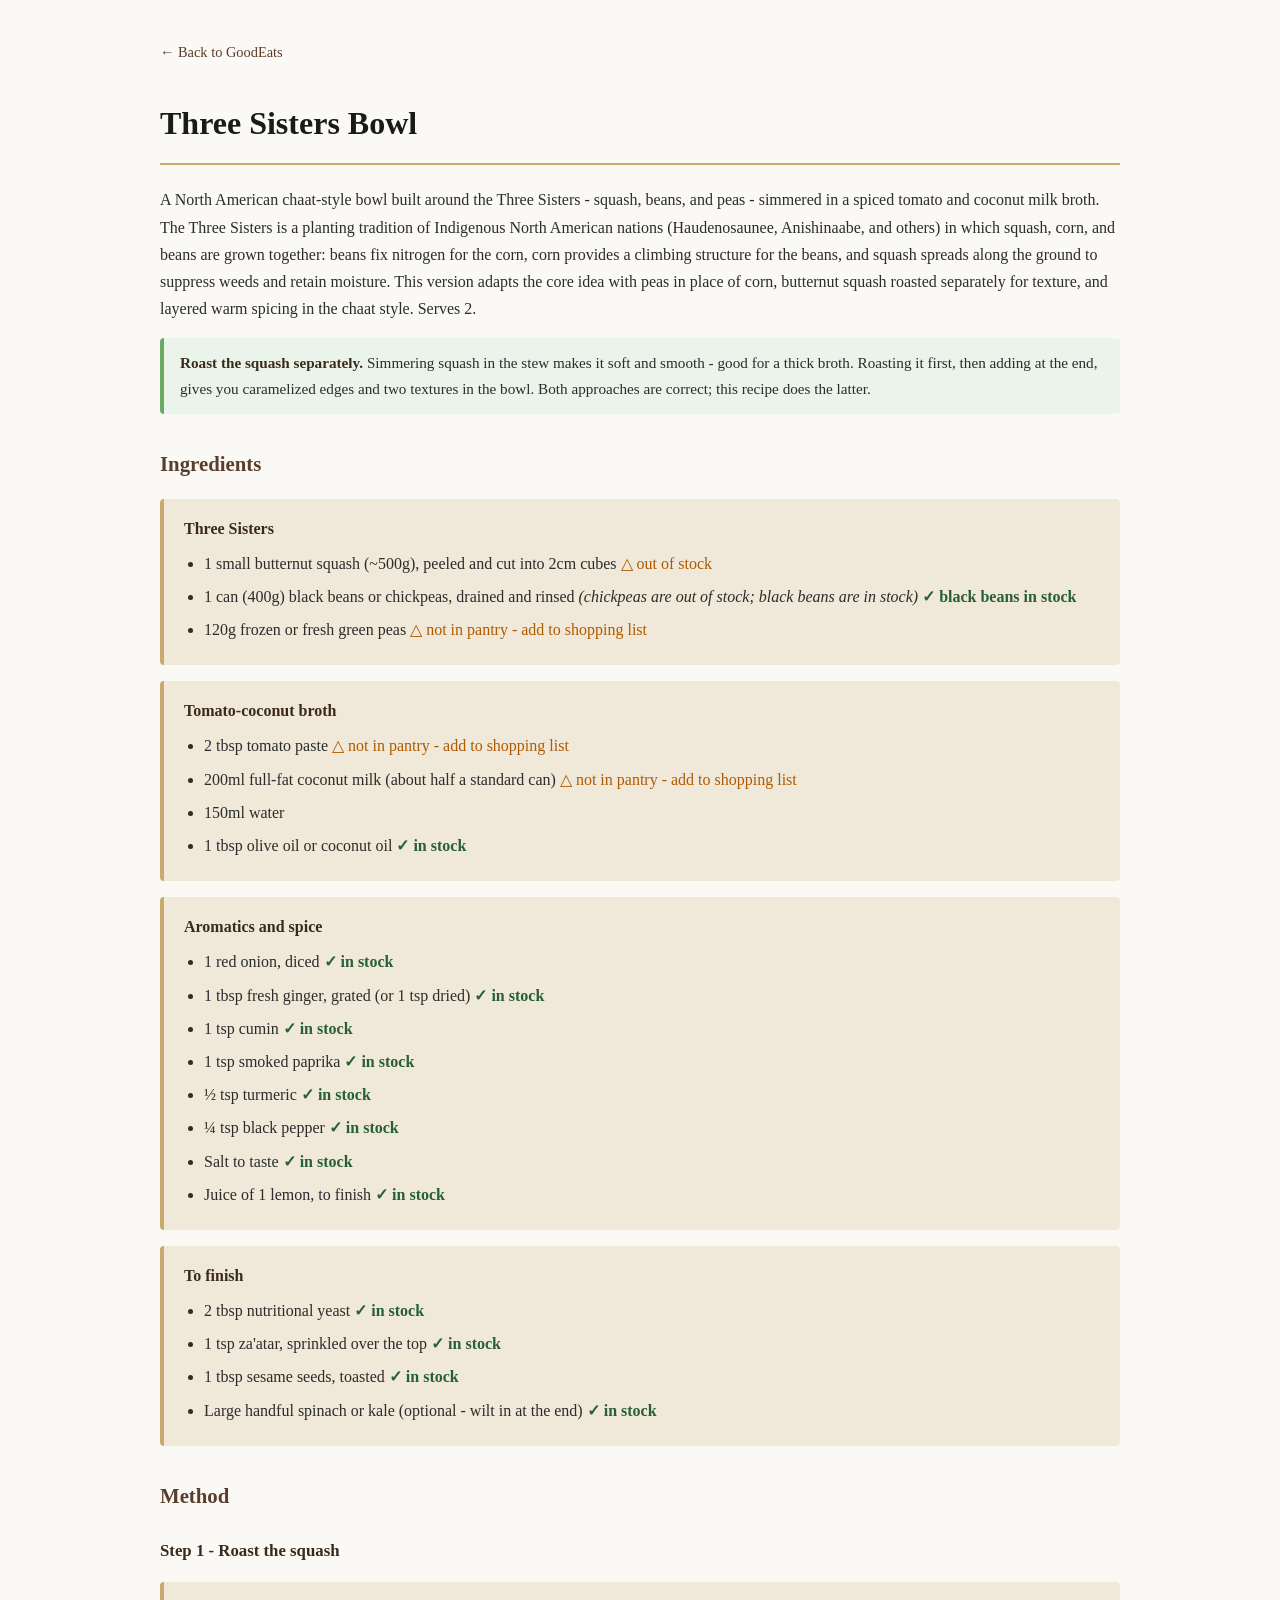
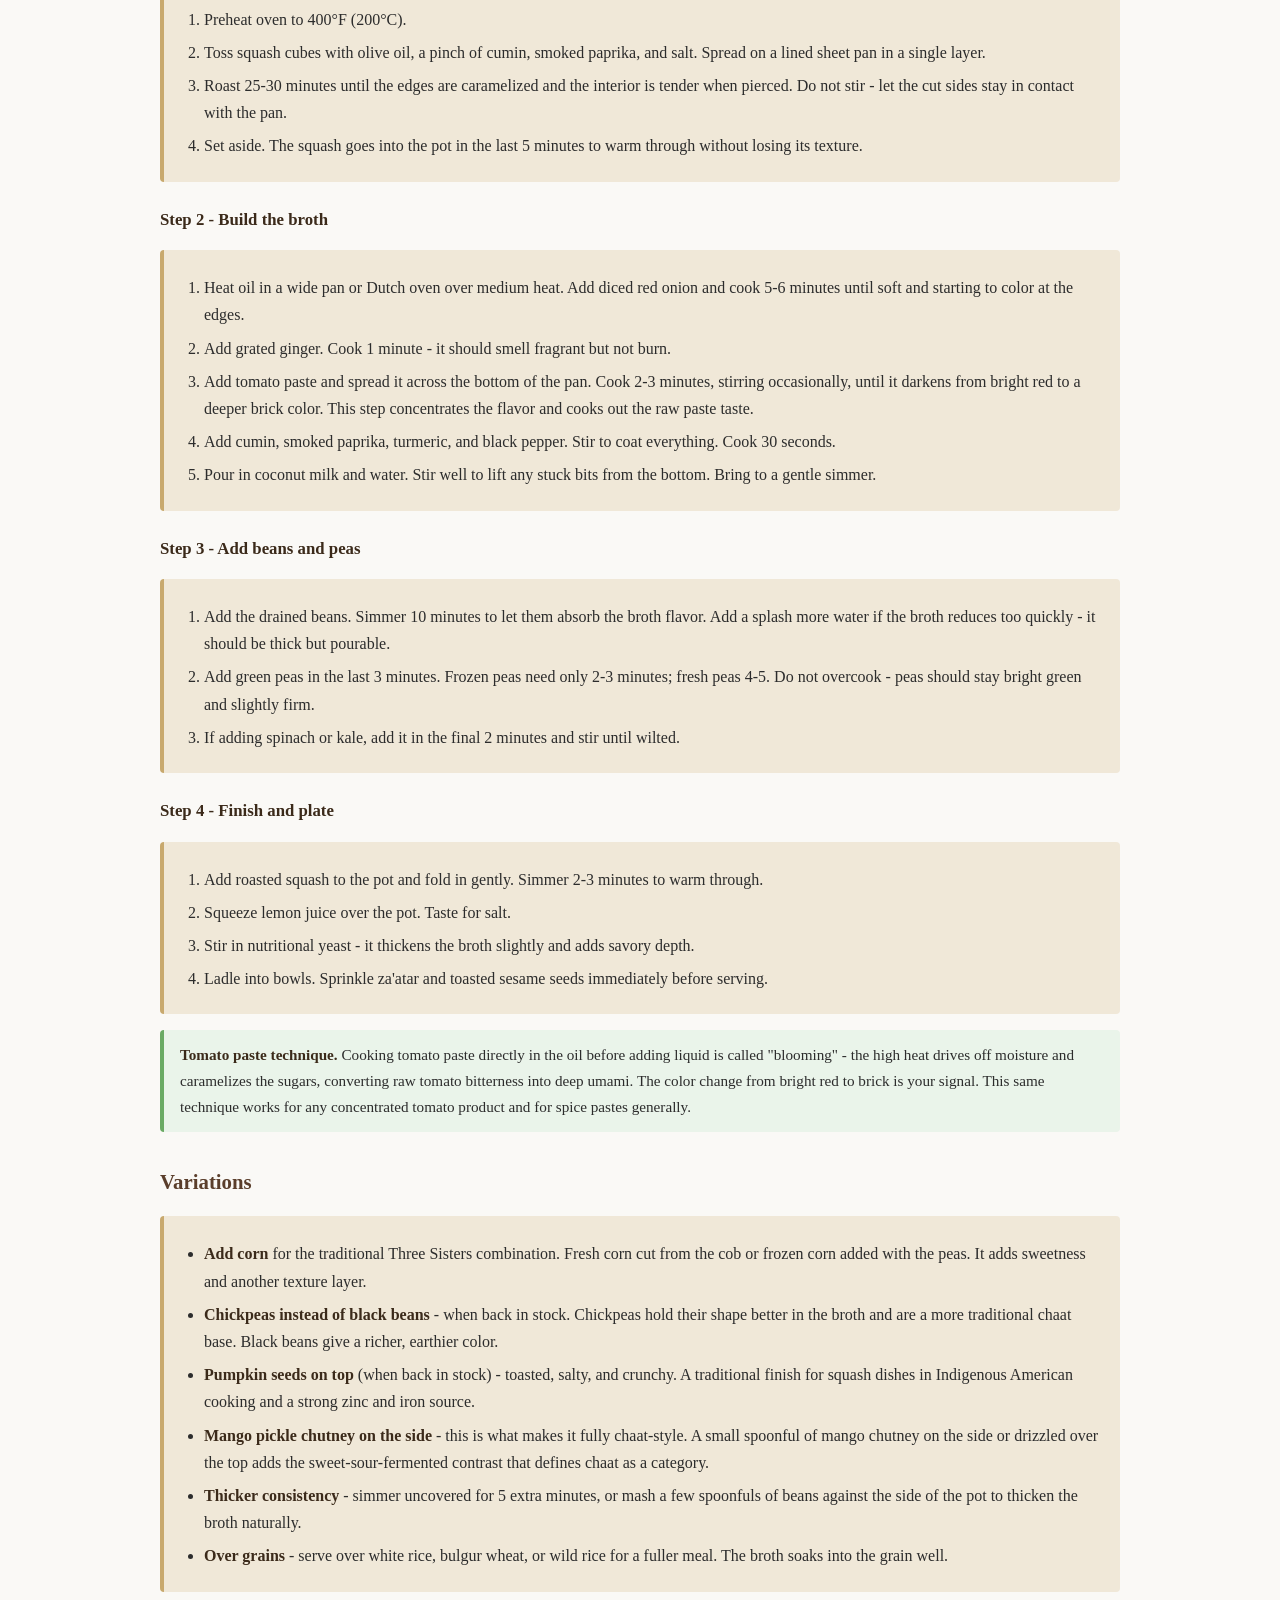
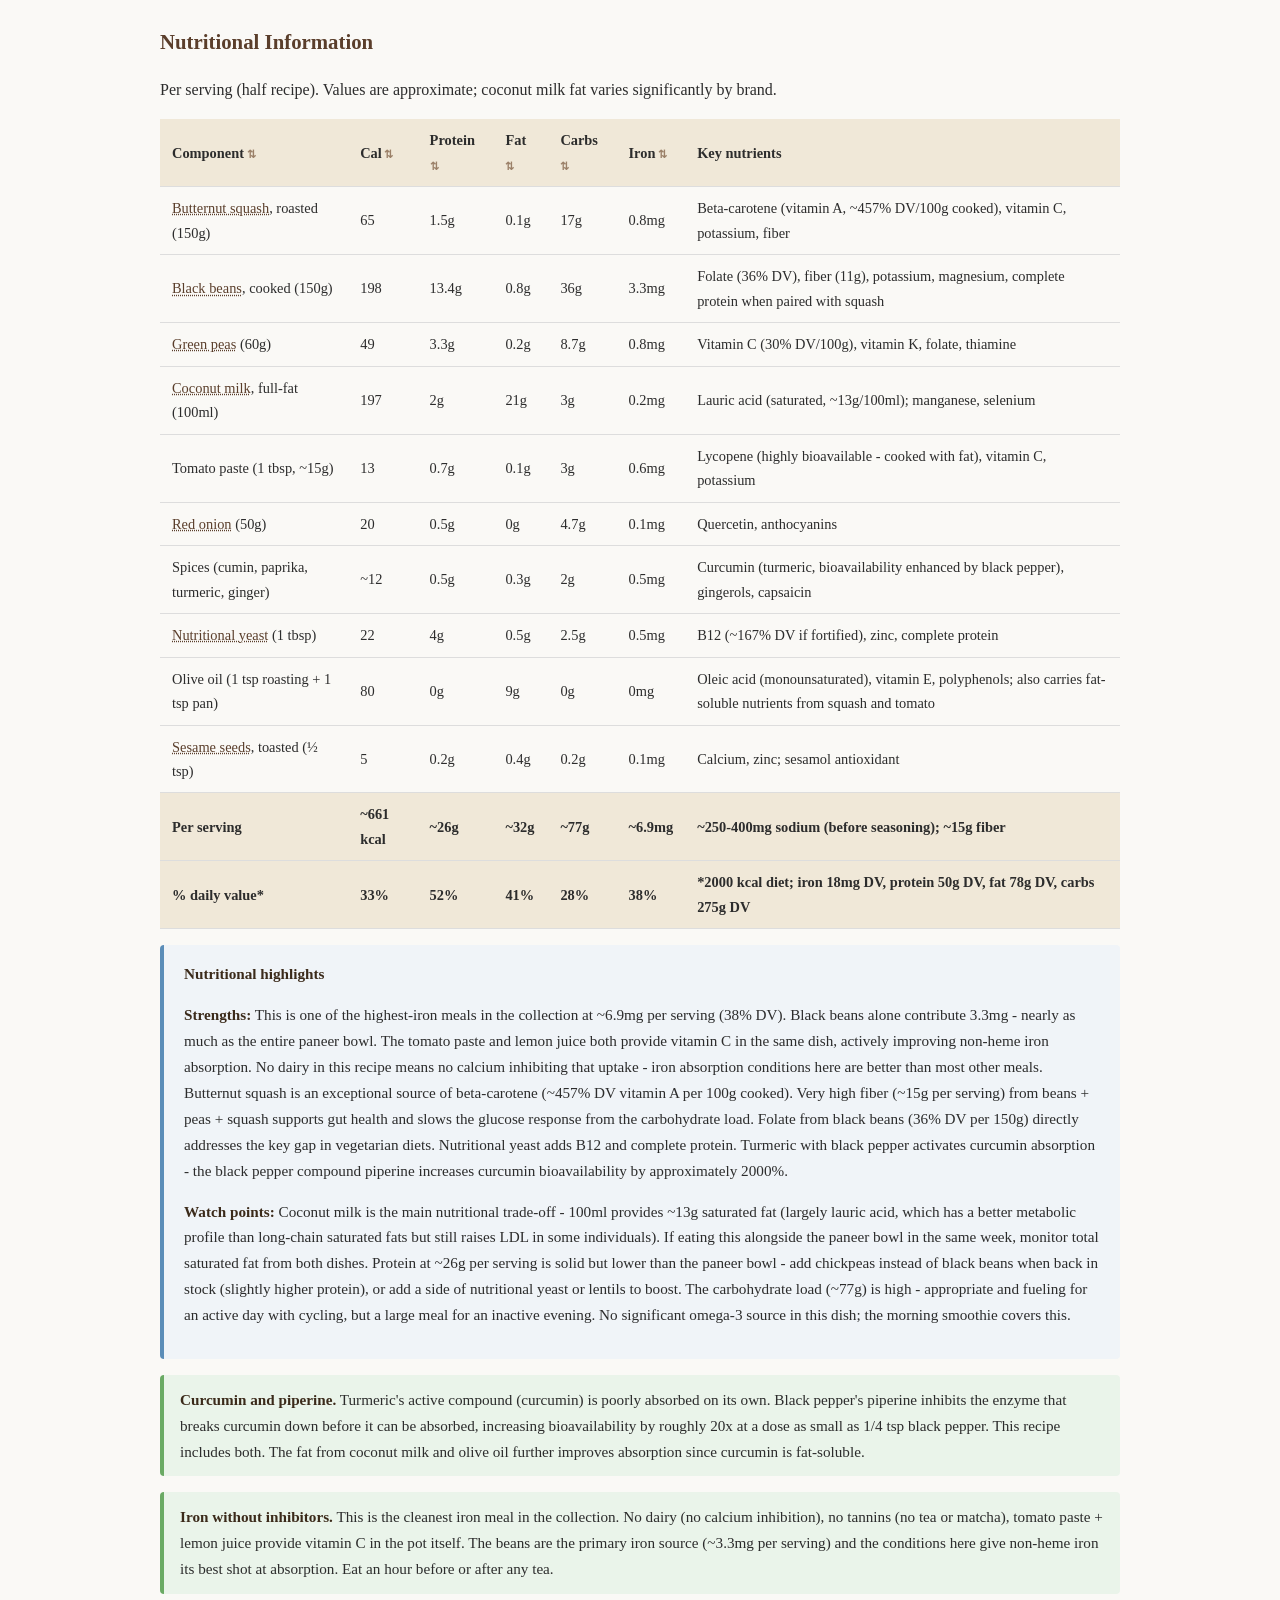
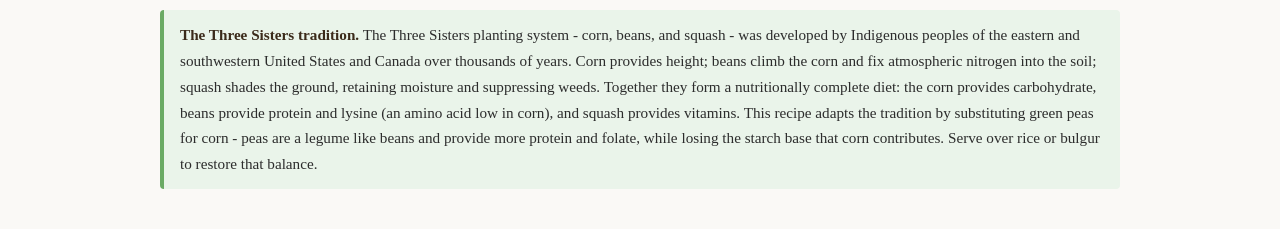
<file: docs/three-sisters.html>
<!DOCTYPE html>
<html lang="en">
<head>
  <meta charset="UTF-8">
  <meta name="viewport" content="width=device-width, initial-scale=1.0">
  <title>Three Sisters Bowl - GoodEats</title>
  <style>
    body {
      font-family: Georgia, serif;
      max-width: 960px;
      margin: 40px auto;
      padding: 0 20px;
      color: #2c2c2c;
      background: #faf9f6;
      line-height: 1.7;
    }
    nav { margin-bottom: 2rem; font-size: 0.9rem; }
    nav a { color: #5a3e2b; text-decoration: none; }
    nav a:hover { text-decoration: underline; }
    h1 {
      font-size: 2rem;
      border-bottom: 2px solid #c8a96e;
      padding-bottom: 12px;
      color: #1a1a1a;
    }
    h2 { font-size: 1.3rem; color: #5a3e2b; margin-top: 2rem; }
    h3 { font-size: 1.05rem; color: #3b2a1a; margin-top: 1.5rem; margin-bottom: 0.3rem; }
    table {
      width: 100%;
      border-collapse: collapse;
      margin: 1rem 0;
      font-size: 0.9rem;
    }
    th, td { text-align: left; padding: 9px 12px; border-bottom: 1px solid #ddd; }
    th { background-color: #f0e8d8; font-weight: bold; }
    tr:hover { background-color: #faf3e8; }
    .recipe-box {
      background: #f0e8d8;
      border-left: 4px solid #c8a96e;
      padding: 16px 20px;
      border-radius: 4px;
      margin: 1rem 0;
    }
    .recipe-box ol, .recipe-box ul { margin: 8px 0 0; padding-left: 20px; }
    .recipe-box li { margin: 6px 0; }
    ul, ol { padding-left: 22px; }
    li { margin: 6px 0; }
    strong { color: #3b2a1a; }
    .tip {
      background: #eaf4ea;
      border-left: 4px solid #6aaa64;
      padding: 12px 16px;
      border-radius: 4px;
      margin: 1rem 0;
      font-size: 0.95rem;
    }
    .nutrition-box {
      background: #f0f4f8;
      border-left: 4px solid #5b8db8;
      padding: 16px 20px;
      border-radius: 4px;
      margin: 1rem 0;
      font-size: 0.95rem;
    }
    .warning-box {
      background: #fdf6ec;
      border-left: 4px solid #e0a840;
      padding: 12px 16px;
      border-radius: 4px;
      margin: 1rem 0;
      font-size: 0.95rem;
    }
    .pantry-in { color: #276035; font-weight: bold; }
    .pantry-out { color: #b05a00; }
    tfoot td { font-weight: bold; background: #f0e8d8; }
    th.sortable { cursor: pointer; user-select: none; }
    th.sortable:hover { background-color: #e8dcc8; }
    th.sortable::after { content: ' ⇅'; font-size: 0.75em; color: #9b8068; }
    th.sort-asc::after { content: ' ↑'; color: #5a3e2b; }
    th.sort-desc::after { content: ' ↓'; color: #5a3e2b; }
    td a { color: #5a3e2b; text-decoration: underline dotted; }
    td a:hover { text-decoration: underline; }
  </style>
</head>
<body>

  <nav><a href="index.html">&#8592; Back to GoodEats</a></nav>

  <h1>Three Sisters Bowl</h1>
  <p>A North American chaat-style bowl built around the Three Sisters - squash, beans, and peas - simmered in a spiced tomato and coconut milk broth. The Three Sisters is a planting tradition of Indigenous North American nations (Haudenosaunee, Anishinaabe, and others) in which squash, corn, and beans are grown together: beans fix nitrogen for the corn, corn provides a climbing structure for the beans, and squash spreads along the ground to suppress weeds and retain moisture. This version adapts the core idea with peas in place of corn, butternut squash roasted separately for texture, and layered warm spicing in the chaat style. Serves 2.</p>

  <div class="tip">
    <strong>Roast the squash separately.</strong> Simmering squash in the stew makes it soft and smooth - good for a thick broth. Roasting it first, then adding at the end, gives you caramelized edges and two textures in the bowl. Both approaches are correct; this recipe does the latter.
  </div>

  <h2>Ingredients</h2>

  <div class="recipe-box">
    <p style="margin: 0 0 8px;"><strong>Three Sisters</strong></p>
    <ul>
      <li>1 small butternut squash (~500g), peeled and cut into 2cm cubes <span class="pantry-out">&#9651; out of stock</span></li>
      <li>1 can (400g) black beans or chickpeas, drained and rinsed <em>(chickpeas are out of stock; black beans are in stock)</em> <span class="pantry-in">&#10003; black beans in stock</span></li>
      <li>120g frozen or fresh green peas <span class="pantry-out">&#9651; not in pantry - add to shopping list</span></li>
    </ul>
  </div>

  <div class="recipe-box">
    <p style="margin: 0 0 8px;"><strong>Tomato-coconut broth</strong></p>
    <ul>
      <li>2 tbsp tomato paste <span class="pantry-out">&#9651; not in pantry - add to shopping list</span></li>
      <li>200ml full-fat coconut milk (about half a standard can) <span class="pantry-out">&#9651; not in pantry - add to shopping list</span></li>
      <li>150ml water</li>
      <li>1 tbsp olive oil or coconut oil <span class="pantry-in">&#10003; in stock</span></li>
    </ul>
  </div>

  <div class="recipe-box">
    <p style="margin: 0 0 8px;"><strong>Aromatics and spice</strong></p>
    <ul>
      <li>1 red onion, diced <span class="pantry-in">&#10003; in stock</span></li>
      <li>1 tbsp fresh ginger, grated (or 1 tsp dried) <span class="pantry-in">&#10003; in stock</span></li>
      <li>1 tsp cumin <span class="pantry-in">&#10003; in stock</span></li>
      <li>1 tsp smoked paprika <span class="pantry-in">&#10003; in stock</span></li>
      <li>½ tsp turmeric <span class="pantry-in">&#10003; in stock</span></li>
      <li>¼ tsp black pepper <span class="pantry-in">&#10003; in stock</span></li>
      <li>Salt to taste <span class="pantry-in">&#10003; in stock</span></li>
      <li>Juice of 1 lemon, to finish <span class="pantry-in">&#10003; in stock</span></li>
    </ul>
  </div>

  <div class="recipe-box">
    <p style="margin: 0 0 8px;"><strong>To finish</strong></p>
    <ul>
      <li>2 tbsp nutritional yeast <span class="pantry-in">&#10003; in stock</span></li>
      <li>1 tsp za'atar, sprinkled over the top <span class="pantry-in">&#10003; in stock</span></li>
      <li>1 tbsp sesame seeds, toasted <span class="pantry-in">&#10003; in stock</span></li>
      <li>Large handful spinach or kale (optional - wilt in at the end) <span class="pantry-in">&#10003; in stock</span></li>
    </ul>
  </div>

  <h2>Method</h2>

  <h3>Step 1 - Roast the squash</h3>
  <div class="recipe-box">
    <ol>
      <li>Preheat oven to 400&deg;F (200&deg;C).</li>
      <li>Toss squash cubes with olive oil, a pinch of cumin, smoked paprika, and salt. Spread on a lined sheet pan in a single layer.</li>
      <li>Roast 25-30 minutes until the edges are caramelized and the interior is tender when pierced. Do not stir - let the cut sides stay in contact with the pan.</li>
      <li>Set aside. The squash goes into the pot in the last 5 minutes to warm through without losing its texture.</li>
    </ol>
  </div>

  <h3>Step 2 - Build the broth</h3>
  <div class="recipe-box">
    <ol>
      <li>Heat oil in a wide pan or Dutch oven over medium heat. Add diced red onion and cook 5-6 minutes until soft and starting to color at the edges.</li>
      <li>Add grated ginger. Cook 1 minute - it should smell fragrant but not burn.</li>
      <li>Add tomato paste and spread it across the bottom of the pan. Cook 2-3 minutes, stirring occasionally, until it darkens from bright red to a deeper brick color. This step concentrates the flavor and cooks out the raw paste taste.</li>
      <li>Add cumin, smoked paprika, turmeric, and black pepper. Stir to coat everything. Cook 30 seconds.</li>
      <li>Pour in coconut milk and water. Stir well to lift any stuck bits from the bottom. Bring to a gentle simmer.</li>
    </ol>
  </div>

  <h3>Step 3 - Add beans and peas</h3>
  <div class="recipe-box">
    <ol>
      <li>Add the drained beans. Simmer 10 minutes to let them absorb the broth flavor. Add a splash more water if the broth reduces too quickly - it should be thick but pourable.</li>
      <li>Add green peas in the last 3 minutes. Frozen peas need only 2-3 minutes; fresh peas 4-5. Do not overcook - peas should stay bright green and slightly firm.</li>
      <li>If adding spinach or kale, add it in the final 2 minutes and stir until wilted.</li>
    </ol>
  </div>

  <h3>Step 4 - Finish and plate</h3>
  <div class="recipe-box">
    <ol>
      <li>Add roasted squash to the pot and fold in gently. Simmer 2-3 minutes to warm through.</li>
      <li>Squeeze lemon juice over the pot. Taste for salt.</li>
      <li>Stir in nutritional yeast - it thickens the broth slightly and adds savory depth.</li>
      <li>Ladle into bowls. Sprinkle za'atar and toasted sesame seeds immediately before serving.</li>
    </ol>
  </div>

  <div class="tip">
    <strong>Tomato paste technique.</strong> Cooking tomato paste directly in the oil before adding liquid is called "blooming" - the high heat drives off moisture and caramelizes the sugars, converting raw tomato bitterness into deep umami. The color change from bright red to brick is your signal. This same technique works for any concentrated tomato product and for spice pastes generally.
  </div>

  <h2>Variations</h2>

  <div class="recipe-box">
    <ul>
      <li><strong>Add corn</strong> for the traditional Three Sisters combination. Fresh corn cut from the cob or frozen corn added with the peas. It adds sweetness and another texture layer.</li>
      <li><strong>Chickpeas instead of black beans</strong> - when back in stock. Chickpeas hold their shape better in the broth and are a more traditional chaat base. Black beans give a richer, earthier color.</li>
      <li><strong>Pumpkin seeds on top</strong> (when back in stock) - toasted, salty, and crunchy. A traditional finish for squash dishes in Indigenous American cooking and a strong zinc and iron source.</li>
      <li><strong>Mango pickle chutney on the side</strong> - this is what makes it fully chaat-style. A small spoonful of mango chutney on the side or drizzled over the top adds the sweet-sour-fermented contrast that defines chaat as a category.</li>
      <li><strong>Thicker consistency</strong> - simmer uncovered for 5 extra minutes, or mash a few spoonfuls of beans against the side of the pot to thicken the broth naturally.</li>
      <li><strong>Over grains</strong> - serve over white rice, bulgur wheat, or wild rice for a fuller meal. The broth soaks into the grain well.</li>
    </ul>
  </div>

  <h2>Nutritional Information</h2>
  <p>Per serving (half recipe). Values are approximate; coconut milk fat varies significantly by brand.</p>

  <table>
    <thead>
      <tr>
        <th class="sortable">Component</th>
        <th class="sortable">Cal</th>
        <th class="sortable">Protein</th>
        <th class="sortable">Fat</th>
        <th class="sortable">Carbs</th>
        <th class="sortable">Iron</th>
        <th>Key nutrients</th>
      </tr>
    </thead>
    <tbody>
      <tr>
        <td><a href="https://fdc.nal.usda.gov/food-details/168448/nutrients" target="_blank" rel="noopener">Butternut squash</a>, roasted (150g)</td>
        <td>65</td>
        <td>1.5g</td>
        <td>0.1g</td>
        <td>17g</td>
        <td>0.8mg</td>
        <td>Beta-carotene (vitamin A, ~457% DV/100g cooked), vitamin C, potassium, fiber</td>
      </tr>
      <tr>
        <td><a href="https://fdc.nal.usda.gov/food-details/175237/nutrients" target="_blank" rel="noopener">Black beans</a>, cooked (150g)</td>
        <td>198</td>
        <td>13.4g</td>
        <td>0.8g</td>
        <td>36g</td>
        <td>3.3mg</td>
        <td>Folate (36% DV), fiber (11g), potassium, magnesium, complete protein when paired with squash</td>
      </tr>
      <tr>
        <td><a href="https://fdc.nal.usda.gov/food-details/170419/nutrients" target="_blank" rel="noopener">Green peas</a> (60g)</td>
        <td>49</td>
        <td>3.3g</td>
        <td>0.2g</td>
        <td>8.7g</td>
        <td>0.8mg</td>
        <td>Vitamin C (30% DV/100g), vitamin K, folate, thiamine</td>
      </tr>
      <tr>
        <td><a href="https://fdc.nal.usda.gov/food-details/168565/nutrients" target="_blank" rel="noopener">Coconut milk</a>, full-fat (100ml)</td>
        <td>197</td>
        <td>2g</td>
        <td>21g</td>
        <td>3g</td>
        <td>0.2mg</td>
        <td>Lauric acid (saturated, ~13g/100ml); manganese, selenium</td>
      </tr>
      <tr>
        <td>Tomato paste (1 tbsp, ~15g)</td>
        <td>13</td>
        <td>0.7g</td>
        <td>0.1g</td>
        <td>3g</td>
        <td>0.6mg</td>
        <td>Lycopene (highly bioavailable - cooked with fat), vitamin C, potassium</td>
      </tr>
      <tr>
        <td><a href="https://fdc.nal.usda.gov/food-details/790577/nutrients" target="_blank" rel="noopener">Red onion</a> (50g)</td>
        <td>20</td>
        <td>0.5g</td>
        <td>0g</td>
        <td>4.7g</td>
        <td>0.1mg</td>
        <td>Quercetin, anthocyanins</td>
      </tr>
      <tr>
        <td>Spices (cumin, paprika, turmeric, ginger)</td>
        <td>~12</td>
        <td>0.5g</td>
        <td>0.3g</td>
        <td>2g</td>
        <td>0.5mg</td>
        <td>Curcumin (turmeric, bioavailability enhanced by black pepper), gingerols, capsaicin</td>
      </tr>
      <tr>
        <td><a href="https://fdc.nal.usda.gov/food-details/2421410/nutrients" target="_blank" rel="noopener">Nutritional yeast</a> (1 tbsp)</td>
        <td>22</td>
        <td>4g</td>
        <td>0.5g</td>
        <td>2.5g</td>
        <td>0.5mg</td>
        <td>B12 (~167% DV if fortified), zinc, complete protein</td>
      </tr>
      <tr>
        <td>Olive oil (1 tsp roasting + 1 tsp pan)</td>
        <td>80</td>
        <td>0g</td>
        <td>9g</td>
        <td>0g</td>
        <td>0mg</td>
        <td>Oleic acid (monounsaturated), vitamin E, polyphenols; also carries fat-soluble nutrients from squash and tomato</td>
      </tr>
      <tr>
        <td><a href="https://fdc.nal.usda.gov/food-details/170150/nutrients" target="_blank" rel="noopener">Sesame seeds</a>, toasted (½ tsp)</td>
        <td>5</td>
        <td>0.2g</td>
        <td>0.4g</td>
        <td>0.2g</td>
        <td>0.1mg</td>
        <td>Calcium, zinc; sesamol antioxidant</td>
      </tr>
    </tbody>
    <tfoot>
      <tr>
        <td>Per serving</td>
        <td>~661 kcal</td>
        <td>~26g</td>
        <td>~32g</td>
        <td>~77g</td>
        <td>~6.9mg</td>
        <td>~250-400mg sodium (before seasoning); ~15g fiber</td>
      </tr>
      <tr>
        <td>% daily value*</td>
        <td>33%</td>
        <td>52%</td>
        <td>41%</td>
        <td>28%</td>
        <td>38%</td>
        <td>*2000 kcal diet; iron 18mg DV, protein 50g DV, fat 78g DV, carbs 275g DV</td>
      </tr>
    </tfoot>
  </table>

  <div class="nutrition-box">
    <strong>Nutritional highlights</strong>
    <p><strong>Strengths:</strong> This is one of the highest-iron meals in the collection at ~6.9mg per serving (38% DV). Black beans alone contribute 3.3mg - nearly as much as the entire paneer bowl. The tomato paste and lemon juice both provide vitamin C in the same dish, actively improving non-heme iron absorption. No dairy in this recipe means no calcium inhibiting that uptake - iron absorption conditions here are better than most other meals. Butternut squash is an exceptional source of beta-carotene (~457% DV vitamin A per 100g cooked). Very high fiber (~15g per serving) from beans + peas + squash supports gut health and slows the glucose response from the carbohydrate load. Folate from black beans (36% DV per 150g) directly addresses the key gap in vegetarian diets. Nutritional yeast adds B12 and complete protein. Turmeric with black pepper activates curcumin absorption - the black pepper compound piperine increases curcumin bioavailability by approximately 2000%.</p>
    <p><strong>Watch points:</strong> Coconut milk is the main nutritional trade-off - 100ml provides ~13g saturated fat (largely lauric acid, which has a better metabolic profile than long-chain saturated fats but still raises LDL in some individuals). If eating this alongside the paneer bowl in the same week, monitor total saturated fat from both dishes. Protein at ~26g per serving is solid but lower than the paneer bowl - add chickpeas instead of black beans when back in stock (slightly higher protein), or add a side of nutritional yeast or lentils to boost. The carbohydrate load (~77g) is high - appropriate and fueling for an active day with cycling, but a large meal for an inactive evening. No significant omega-3 source in this dish; the morning smoothie covers this.</p>
  </div>

  <div class="tip">
    <strong>Curcumin and piperine.</strong> Turmeric's active compound (curcumin) is poorly absorbed on its own. Black pepper's piperine inhibits the enzyme that breaks curcumin down before it can be absorbed, increasing bioavailability by roughly 20x at a dose as small as 1/4 tsp black pepper. This recipe includes both. The fat from coconut milk and olive oil further improves absorption since curcumin is fat-soluble.
  </div>

  <div class="tip">
    <strong>Iron without inhibitors.</strong> This is the cleanest iron meal in the collection. No dairy (no calcium inhibition), no tannins (no tea or matcha), tomato paste + lemon juice provide vitamin C in the pot itself. The beans are the primary iron source (~3.3mg per serving) and the conditions here give non-heme iron its best shot at absorption. Eat an hour before or after any tea.
  </div>

  <div class="tip">
    <strong>The Three Sisters tradition.</strong> The Three Sisters planting system - corn, beans, and squash - was developed by Indigenous peoples of the eastern and southwestern United States and Canada over thousands of years. Corn provides height; beans climb the corn and fix atmospheric nitrogen into the soil; squash shades the ground, retaining moisture and suppressing weeds. Together they form a nutritionally complete diet: the corn provides carbohydrate, beans provide protein and lysine (an amino acid low in corn), and squash provides vitamins. This recipe adapts the tradition by substituting green peas for corn - peas are a legume like beans and provide more protein and folate, while losing the starch base that corn contributes. Serve over rice or bulgur to restore that balance.
  </div>

  <script>
    document.querySelectorAll('th.sortable').forEach(th => {
      th.addEventListener('click', () => {
        const table = th.closest('table');
        const tbody = table.querySelector('tbody');
        const col = Array.from(th.parentElement.children).indexOf(th);
        let asc = th.dataset.asc !== 'true';
        th.dataset.asc = asc;
        table.querySelectorAll('th.sortable').forEach(h => { h.className = 'sortable'; delete h.dataset.asc; });
        th.className = 'sortable ' + (asc ? 'sort-asc' : 'sort-desc');
        th.dataset.asc = asc;
        Array.from(tbody.querySelectorAll('tr')).sort((a, b) => {
          const va = parseFloat(a.cells[col].textContent.replace(/[^\d.]/g, '')) || 0;
          const vb = parseFloat(b.cells[col].textContent.replace(/[^\d.]/g, '')) || 0;
          return asc ? va - vb : vb - va;
        }).forEach(r => tbody.appendChild(r));
      });
    });
  </script>
</body>
</html>
</file>
<file: docs/style.css>
body {
  font-family: Georgia, serif;
  max-width: 720px;
  margin: 40px auto;
  padding: 0 20px;
  color: #2c2c2c;
  background: #faf9f6;
  line-height: 1.7;
}
h1 {
  font-size: 2.2rem;
  border-bottom: 2px solid #c8a96e;
  padding-bottom: 12px;
  color: #1a1a1a;
}
h2 {
  font-size: 1.3rem;
  color: #5a3e2b;
  margin-top: 2.5rem;
}
.subtitle {
  color: #6b5744;
  font-style: italic;
  margin-top: -0.5rem;
  margin-bottom: 2rem;
}
.card-grid {
  display: grid;
  grid-template-columns: 1fr;
  gap: 16px;
  margin: 1rem 0 2rem;
}
.card {
  background: #f0e8d8;
  border: 1px solid #ddd0bb;
  border-radius: 6px;
  padding: 18px 20px;
  text-decoration: none;
  color: inherit;
  display: block;
  transition: background 0.15s;
}
.card:hover { background: #e8dcc8; }
.card-title {
  font-size: 1.05rem;
  font-weight: bold;
  color: #3b2a1a;
  margin-bottom: 4px;
}
.card-desc {
  font-size: 0.88rem;
  color: #6b5744;
}
table {
  width: 100%;
  border-collapse: collapse;
  margin: 1rem 0;
  font-size: 0.95rem;
}
th, td {
  text-align: left;
  padding: 10px 14px;
  border-bottom: 1px solid #ddd;
}
th {
  background-color: #f0e8d8;
  font-weight: bold;
}
tr:hover { background-color: #faf3e8; }
.tip {
  background: #eaf4ea;
  border-left: 4px solid #6aaa64;
  padding: 12px 16px;
  border-radius: 4px;
  margin: 1rem 0;
  font-size: 0.95rem;
}
strong { color: #3b2a1a; }
th.sortable {
  cursor: pointer;
  user-select: none;
}
th.sortable:hover { background-color: #e8dcc8; }
th.sortable::after {
  content: ' ⇅';
  font-size: 0.8em;
  color: #9b8068;
}
th.sort-asc::after { content: ' ↑'; color: #5a3e2b; }
th.sort-desc::after { content: ' ↓'; color: #5a3e2b; }
</file>
